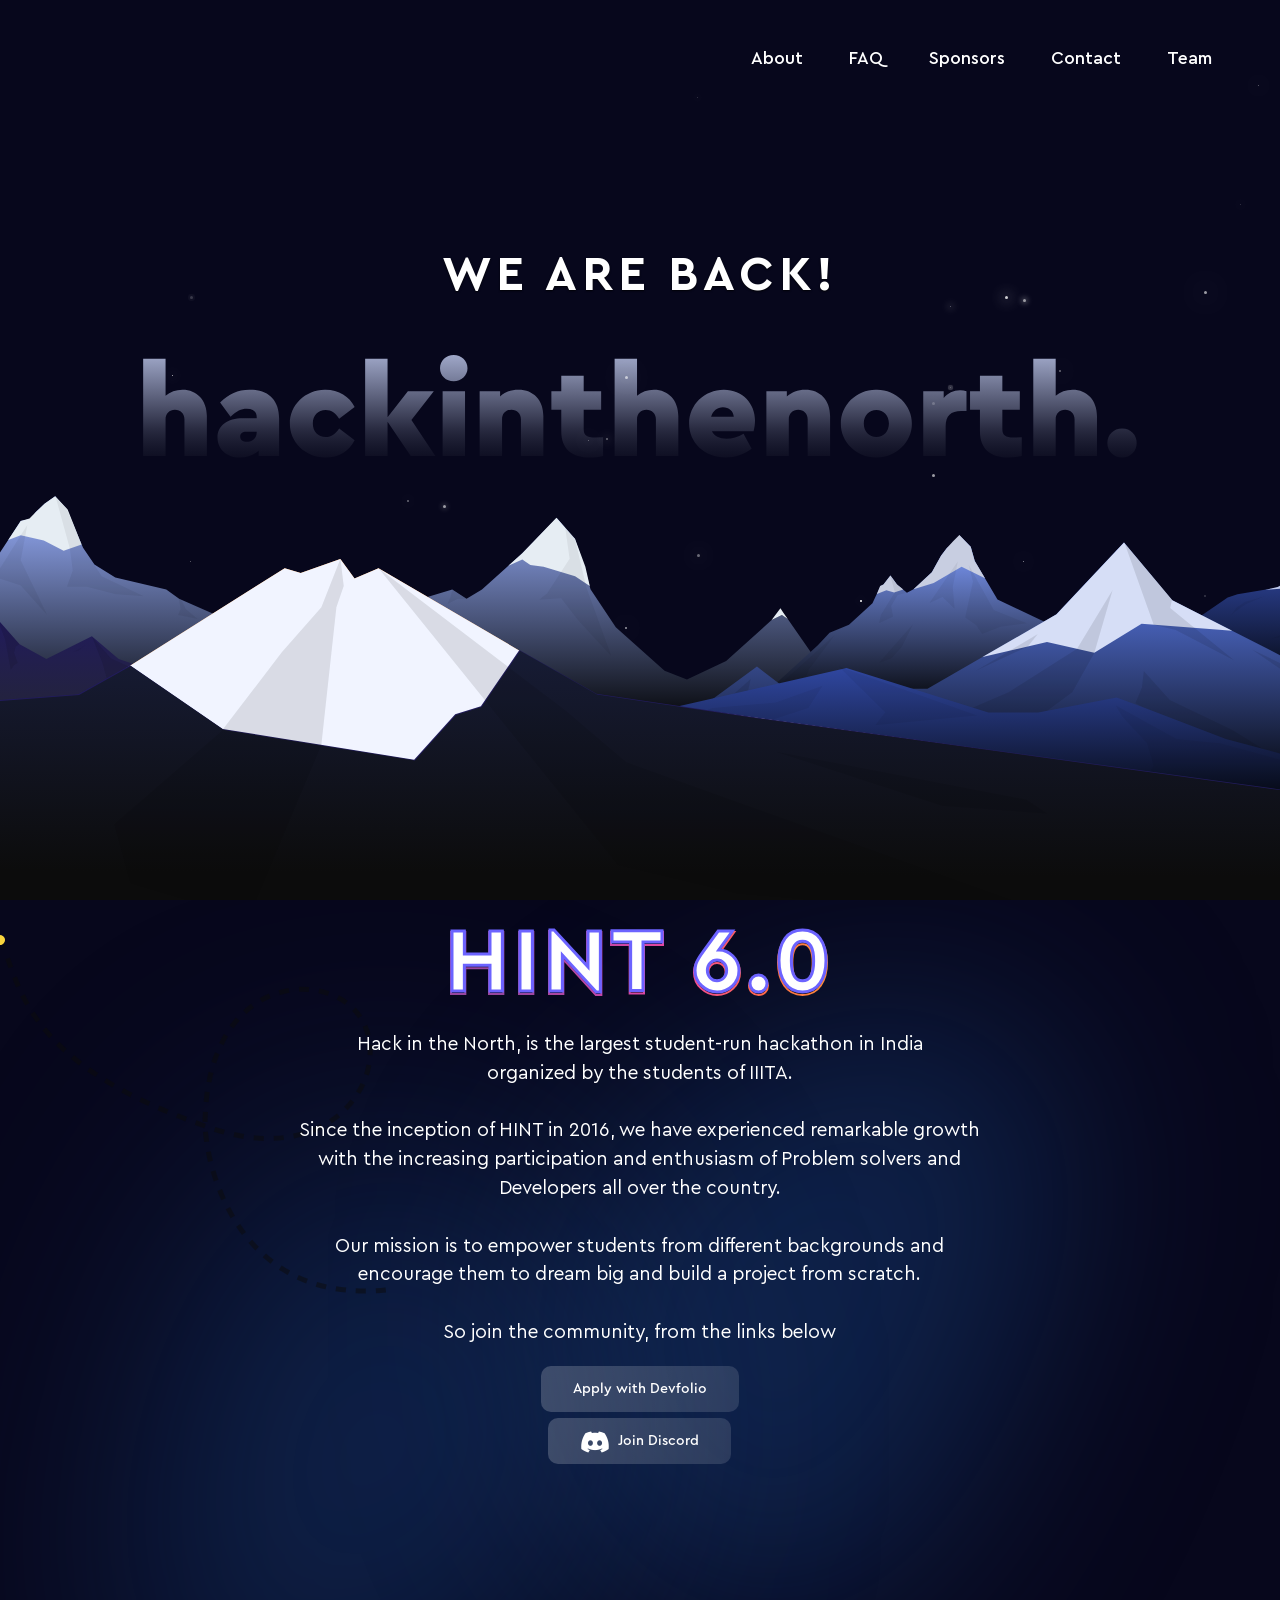
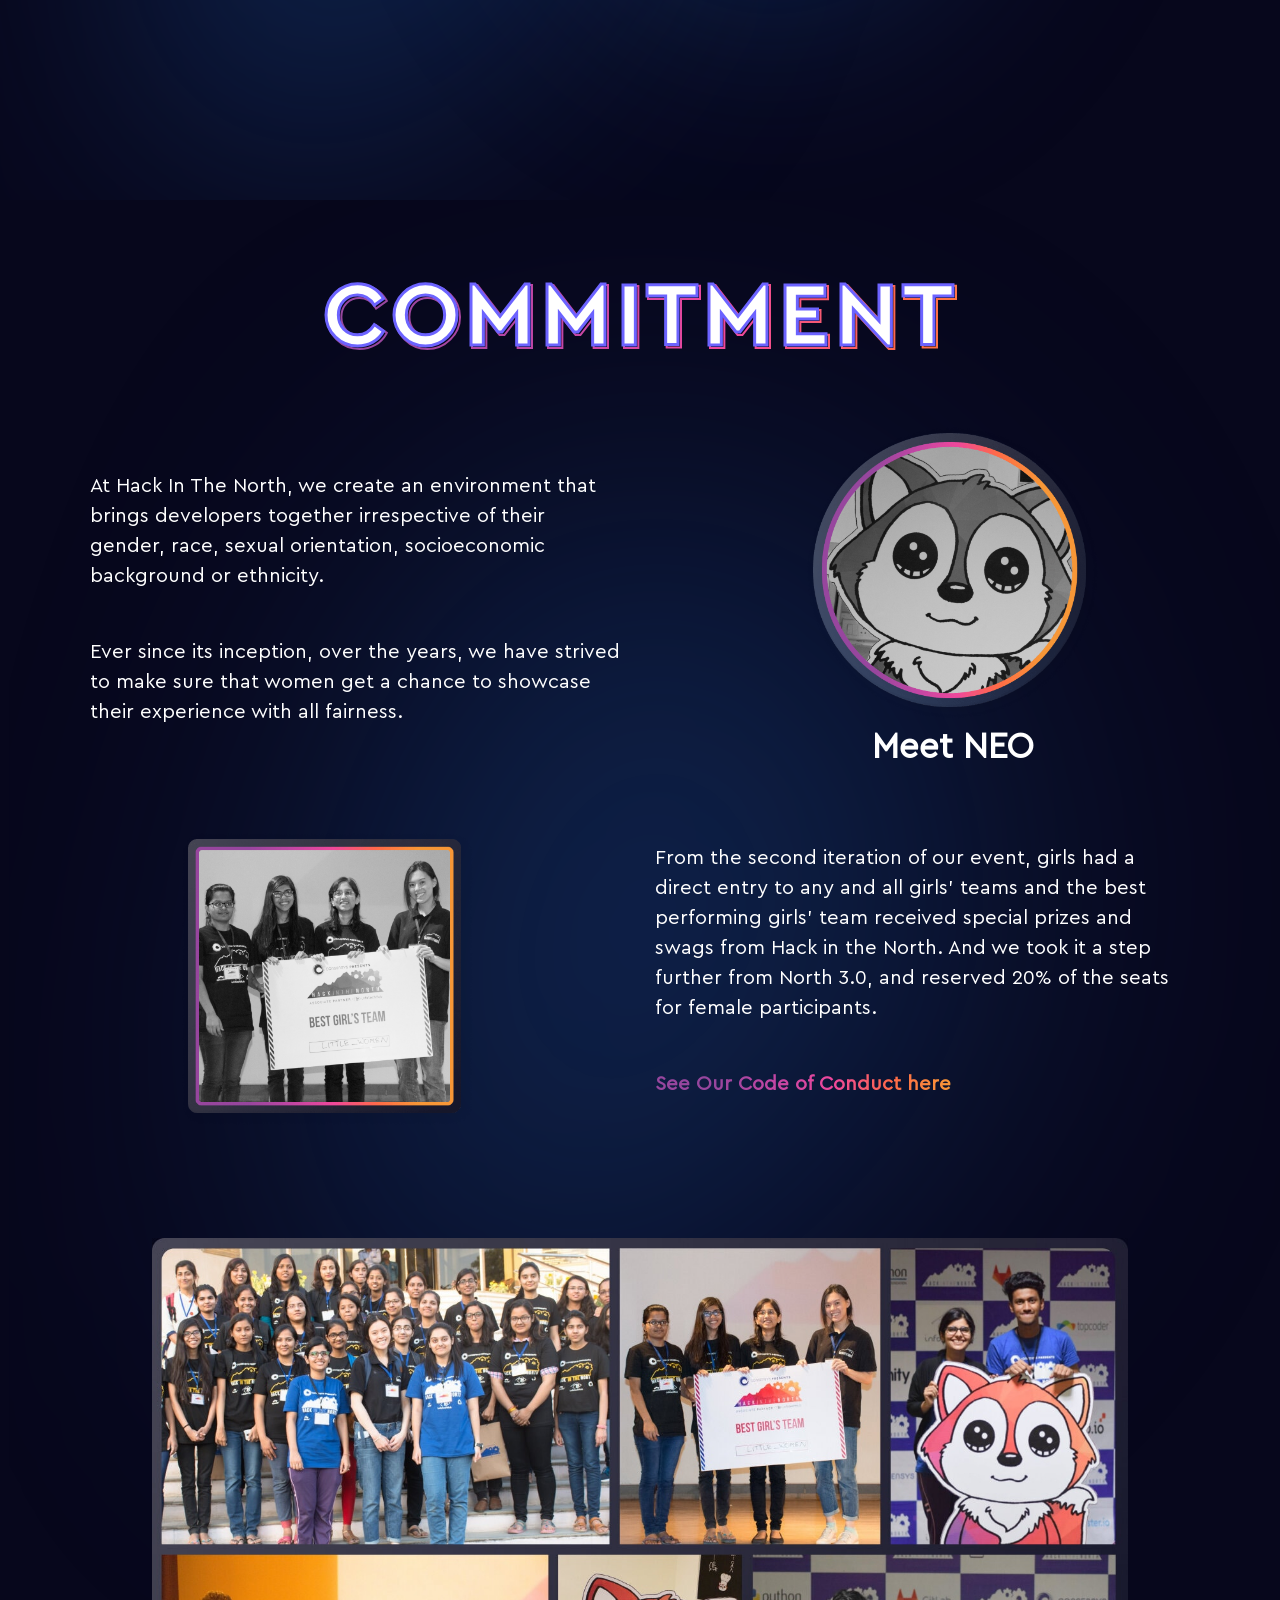
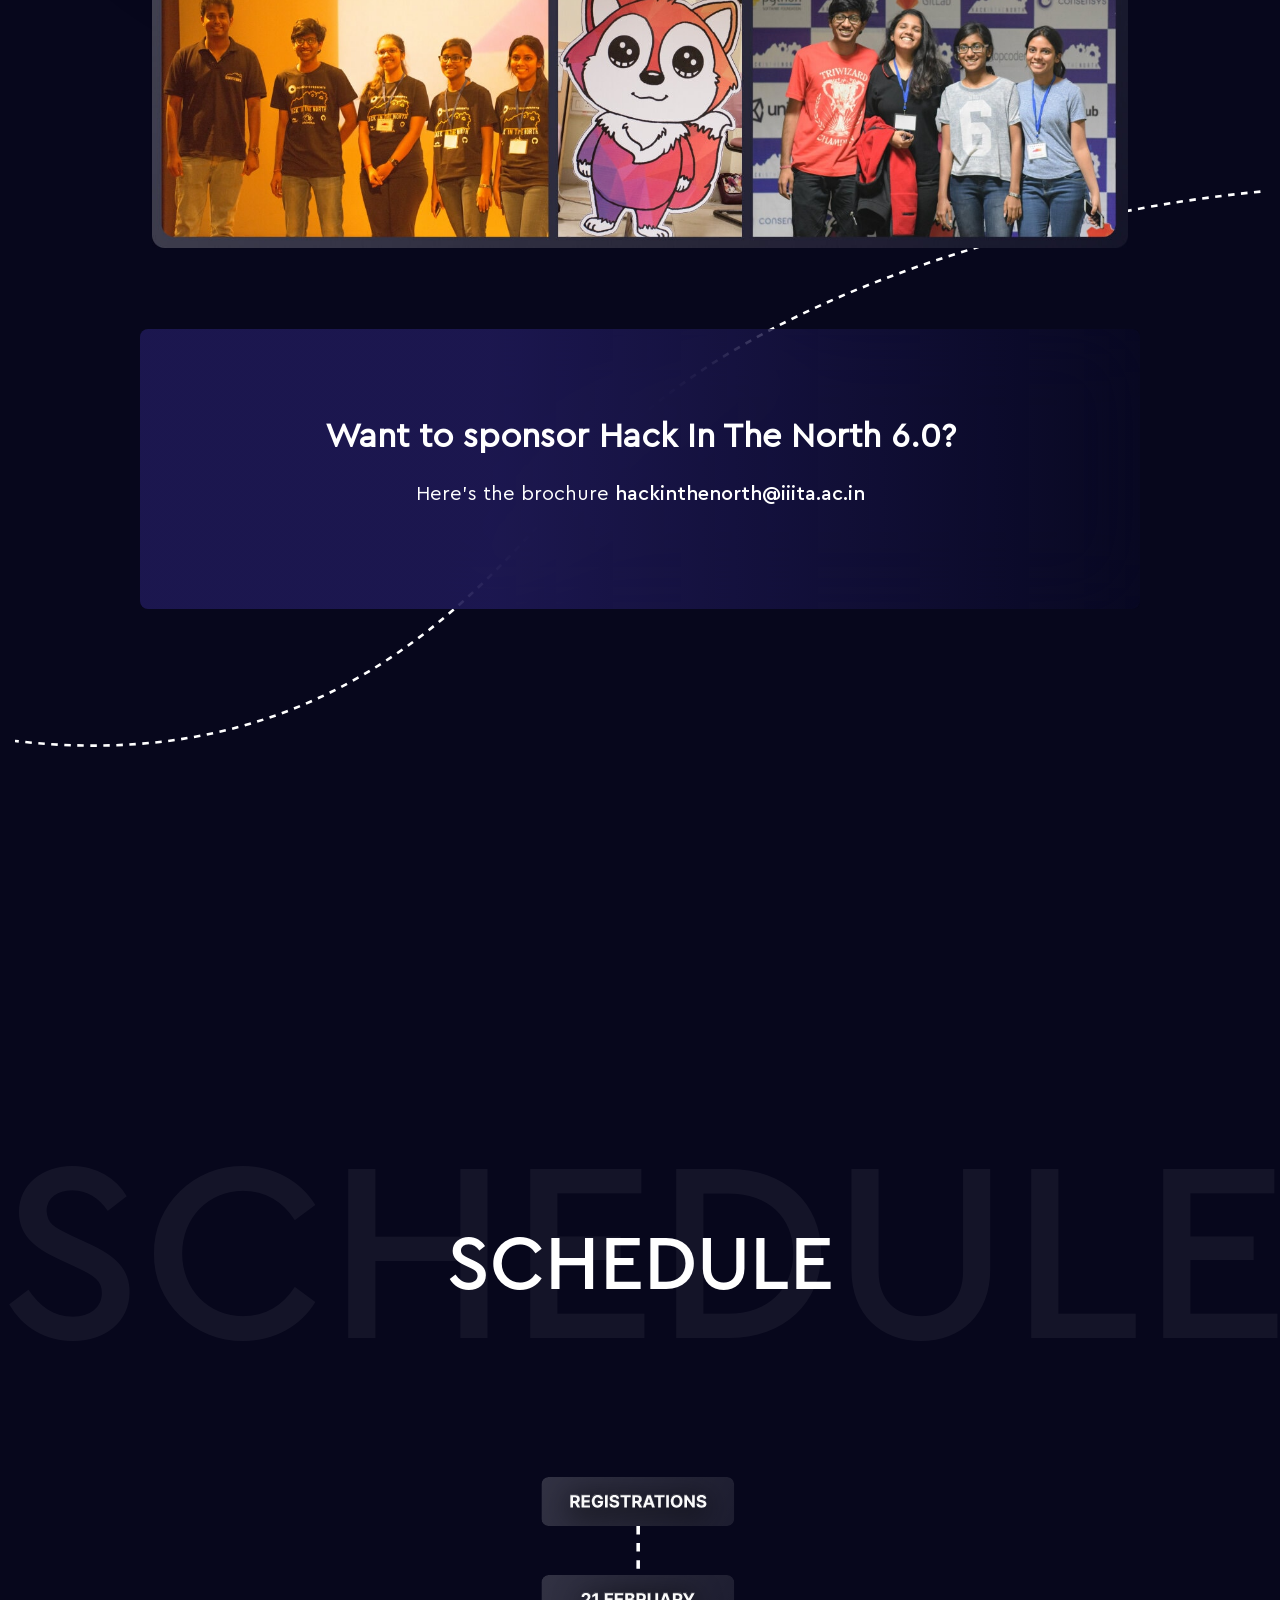
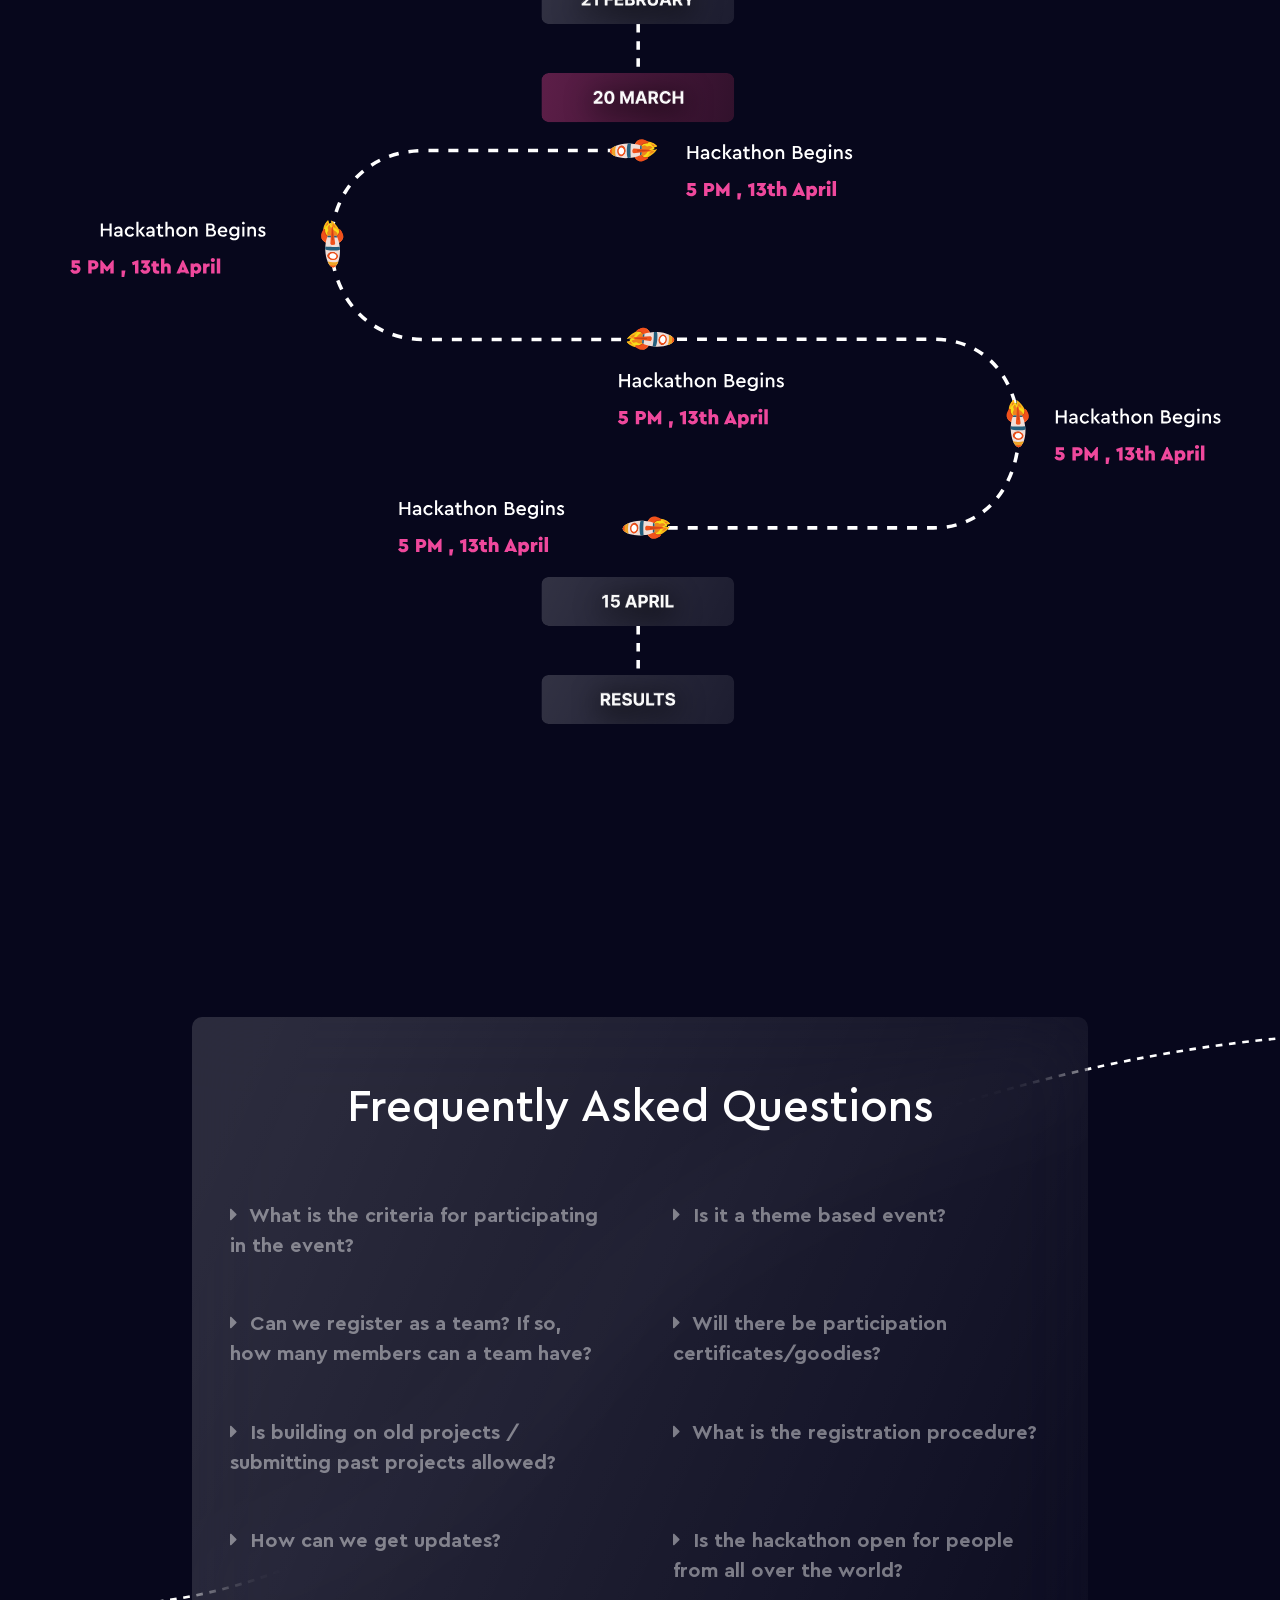
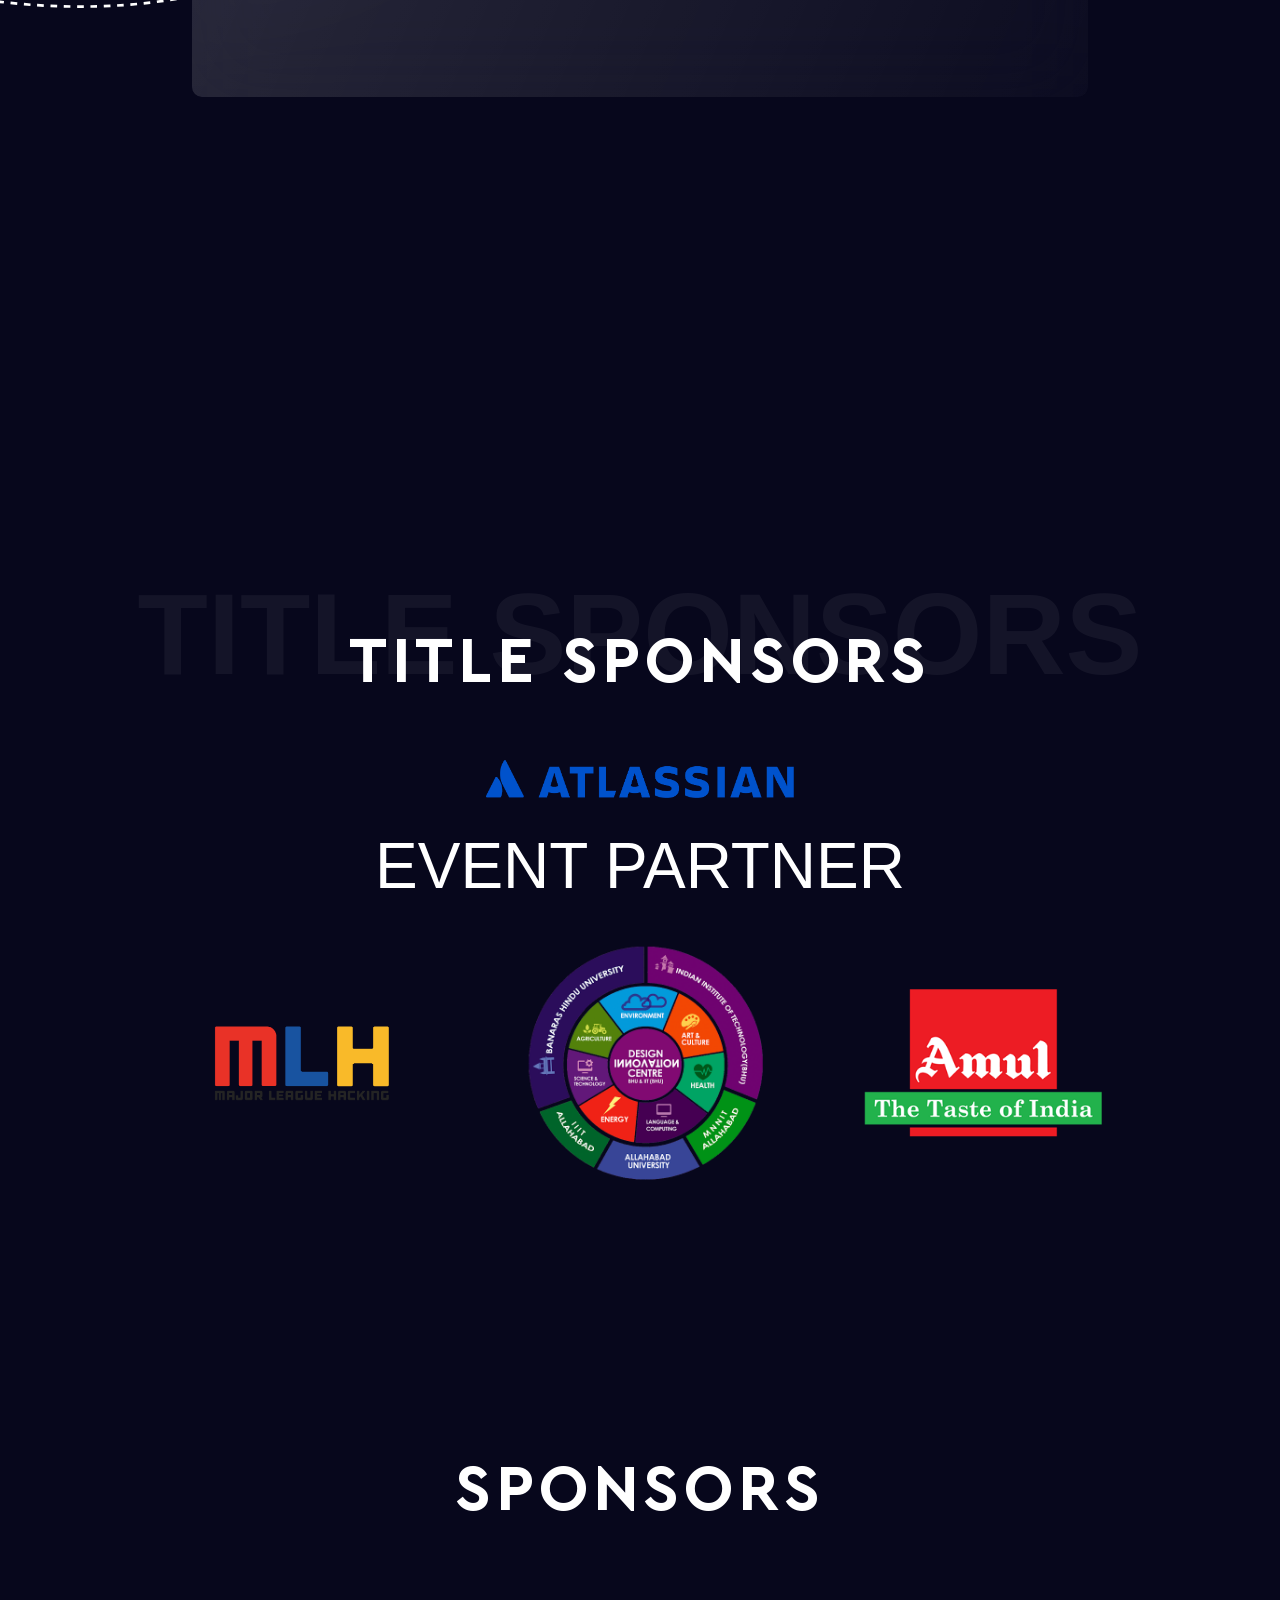
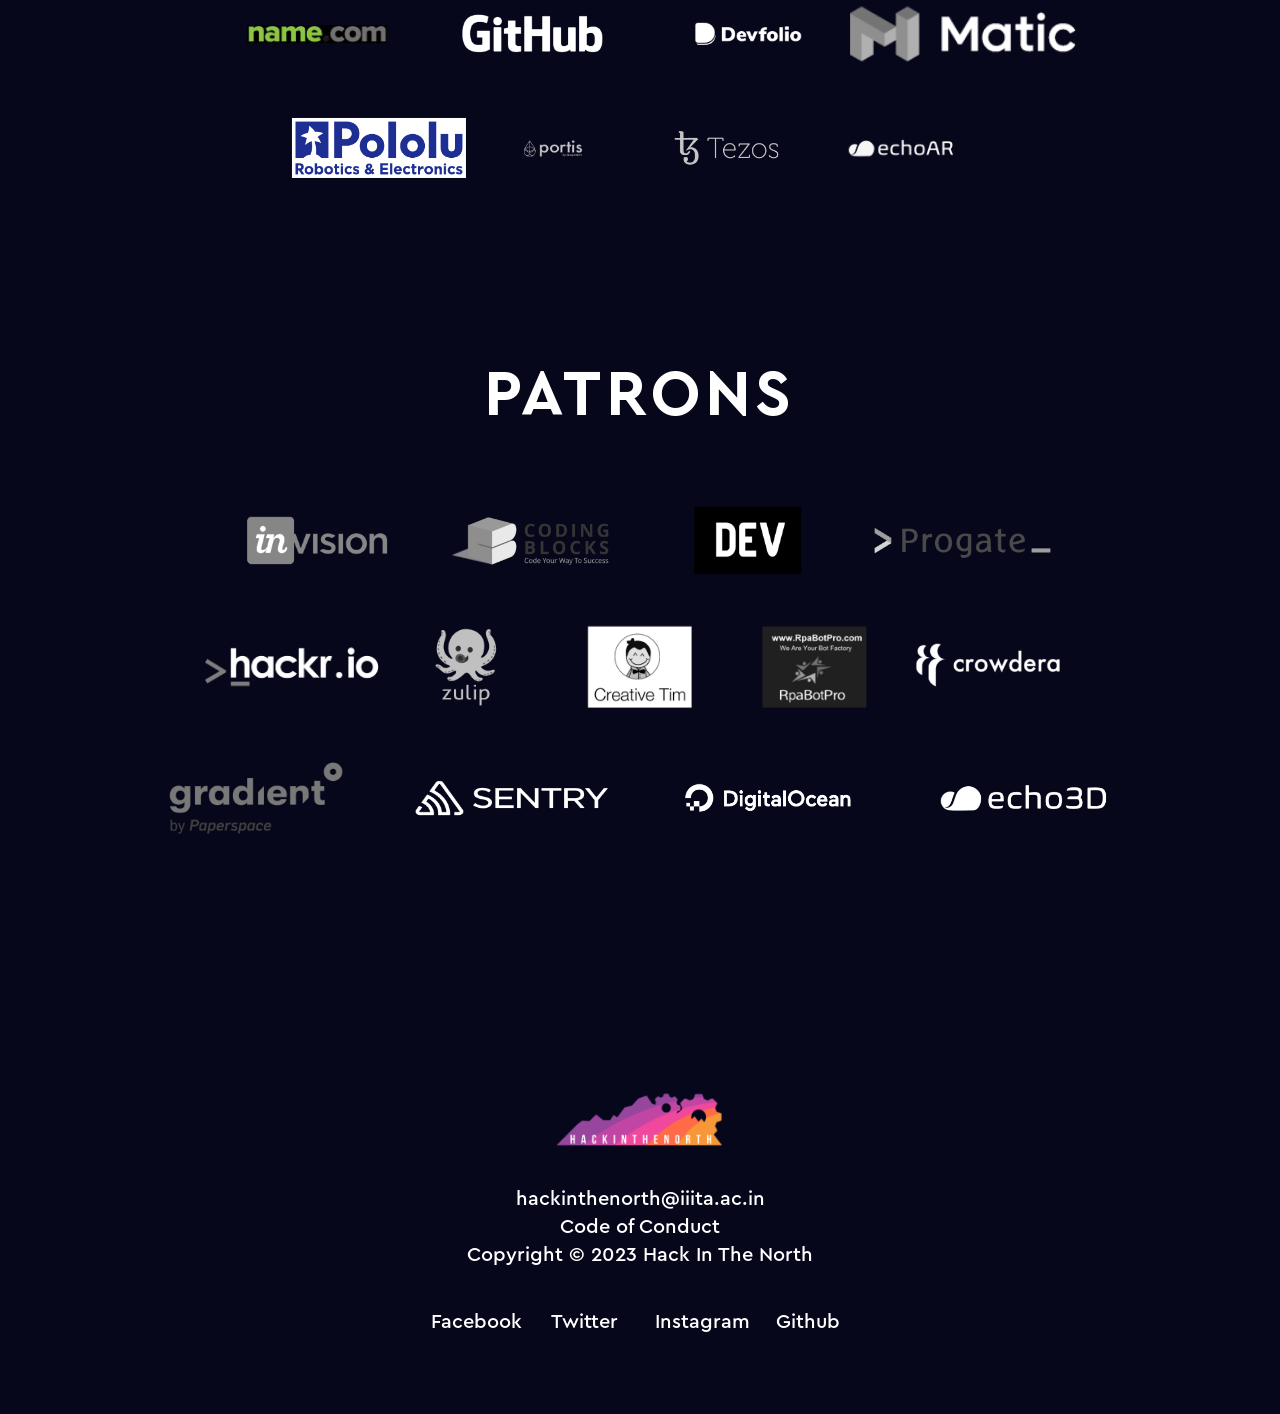
<file: index.html>
<!DOCTYPE html>
<html lang="en">
   <head>
      <meta charset="UTF-8">
      <meta name="viewport" content="width=device-width, initial-scale=1.0">
      <meta http-equiv="X-UA-Compatible" content="ie=edge">
      <title>Hack In The North</title>
      <meta name="description" content="Hack in the North 5 Website.">
      <link rel="stylesheet" href="./css/style-prev.css">
      <link rel="stylesheet" href="./css/bootstrap/bootstrap.min.css">
      <link rel="stylesheet" href="./css/style.css">
      <link rel="stylesheet" href="./css/starrysky.css">
      <link rel="stylesheet" href="https://use.fontawesome.com/releases/v5.3.1/css/all.css"
         integrity="sha384-mzrmE5qonljUremFsqc01SB46JvROS7bZs3IO2EmfFsd15uHvIt+Y8vEf7N7fWAU" crossorigin="anonymous">
      <link rel="stylesheet" href="./fonts/CircularStdBold/font.css">
      <link rel="shortcut icon" href="assets/favicon_HINT5.png">
      <!-- Facebook -->
      <meta property="og:url" content="https://www.hackinthenorth.com" />
      <meta property="og:type" content="article" />
      <meta property="og:title" content="Hack In The North" />
      <meta property="og:description" content="India's best student held hackathon" />
      <meta property="og:image" content="./images/logo_coloured_white_text.svg" />
      <!-- Twitter -->
      <meta name="twitter:card" content="summary_large_image">
      <meta name="twitter:creator" content="Team HINT">
      <meta name="twitter:site" content="https://hackinthenorth.com">
      <meta name="twitter:title" content="Hack In The North - India's Biggest Student Hackathon">
      <meta name="twitter:description" content="Hack in the North, a student-held hackathon in India will host it's fifth edition this March. We have invited a 
         legion of over 1000 hackers over the past four years to collaborate, create and bring to life an idea, in 36 hours.">
      <meta name="twitter:image:src" content="./images/logo_coloured_white_text.svg">
      <meta name="twitter:image:width" content="312">
      <meta name="twitter:image:height" content="141">
      <link rel="stylesheet" href="./css/owl.carousel.min.css" />
      <link rel="stylesheet" href="./css/owl.theme.default.min.css" />
      <!-- Global site tag (gtag.js) - Google Analytics -->
      <script async src="https://www.googletagmanager.com/gtag/js?id=UA-154644271-1"></script>
      <script>
         window.dataLayer = window.dataLayer || [];
         function gtag() { dataLayer.push(arguments); }
         gtag('js', new Date());
         
         gtag('config', 'UA-154644271-1');
      </script>
      <script src="https://code.jquery.com/jquery-2.2.4.js" integrity="sha256-iT6Q9iMJYuQiMWNd9lDyBUStIq/8PuOW33aOqmvFpqI="
         crossorigin="anonymous"></script>
         <script defer async src="https://apply.devfolio.co/v2/sdk.js"></script>
      <style>
         @font-face {
         font-family: 'CeraPro-black';
         src: url(fonts/CeraPro-Black.ttf) format("truetype");
         font-weight: bold;
         font-style: normal;
         }
         @font-face {
         font-family: 'CeraPro-bold';
         src: url(fonts/CeraPro-Bold.ttf) format("truetype");
         font-weight: bold;
         font-style: normal;
         }
         @font-face {
         font-family: 'CeraPro-regular';
         src: url(fonts/CeraPro-Regular.ttf) format("truetype");
         font-weight: 400;
         font-style: normal;
         }
         @font-face {
         font-family: 'CeraPro-Thin';
         src: url(fonts/CeraPro-Thin.ttf) format("truetype");
         font-weight: 300;
         font-style: normal;
         }
         @font-face {
         font-family: 'CeraPro-medium';
         src: url(fonts/CeraPro-Medium.ttf) format("truetype");
         font-weight: 500;
         font-style: normal;
         }
         #content div h1,
         #com-content div h1,
         .faq-head h1,
         .judge-head h1,
         h1.what,
         .theme-header,
         .theme-list-heading {
         font-family: 'CeraPro-bold';
         }
         #content div p,
         #com-content div p,
         .judge-position {
         font-family: 'CeraPro-regular';
         }
         .link p,
         .link a,
         .collapsible,
         .later p,
         .content,
         #lady p,
         a.nav-link,
         .judge-name {
         font-family: 'CeraPro-medium';
         }
      </style>
   </head>
   <body>
      <nav class="navbar navbar-expand-lg navbar-light bg-light fixed-top main-nav c25" id="mainNav">
         <div class="container-fluid" style="padding-right:0; padding-left:0%;">
            <!-- <a class="navbar-brand js-scroll-trigger navbar-title" href="#"><img src="images/Text-Logo.png" class="navbar-img"></a> -->
            <button class="navbar-toggler" type="button" data-toggle="collapse" data-target="#navbarResponsive"
               aria-controls="navbarResponsive" aria-expanded="false" aria-label="Toggle navigation"
               style="padding: 0px 0px; margin: 0px 0px; border: none;">
            <img style="width:60px; padding: 0px 0px; margin: 0px 0px; " src="./images/nav.svg">
            </button>
            <div class="collapse navbar-collapse" id="navbarResponsive">
               <ul class="navbar-nav ml-auto navbar-list">
                  <li class="nav-item">
                     <a class="nav-link js-scroll-trigger" href="#about">About</a>
                  </li>
                  <!-- <li class="nav-item">
                     <a class="nav-link js-scroll-trigger" href="#themes">Themes</a>
                     </li> -->
                  <li class="nav-item">
                     <a class="nav-link js-scroll-trigger" href="#faq">FAQ</a>
                  </li>
                  <!-- <li class="nav-item">
                     <a class="nav-link js-scroll-trigger" href="#prize-section">Prizes</a>
                     </li> -->
                  <li class="nav-item">
                     <a class="nav-link js-scroll-trigger" href="#sponsors-page">Sponsors</a>
                  </li>
                  <li class="nav-item">
                     <a class="nav-link js-scroll-trigger" href="#contact">Contact</a>
                  </li>
                  <li class="nav-item">
                     <a class="nav-link js-scroll-trigger" href="team.html">Team</a>
                  </li>
                  <!-- <li class="nav-item">
                     <a class="nav-link js-scroll-trigger" href="https://discord.gg/5HYbA8rWcp">Discord</a>
                     </li> -->
                  <!-- <li class="nav-item">
                     <a class="nav-link js-scroll-trigger" href="projects.html">Projects</a>
                     </li> -->
               </ul>
            </div>
         </div>
      </nav>
      <div class="home-page" style="overflow: hidden;">
         <div class="heading">
            <div class="container">
               <div class="stars" style="z-index: 0;">
                  <div class="star"></div>
                  <div class="star"></div>
                  <div class="star"></div>
                  <div class="star"></div>
                  <div class="star"></div>
                  <div class="star"></div>
                  <div class="star"></div>
                  <div class="star"></div>
                  <div class="star"></div>
                  <div class="star"></div>
                  <div class="star"></div>
                  <div class="star"></div>
                  <div class="star"></div>
                  <div class="star"></div>
                  <div class="star"></div>
                  <div class="star"></div>
                  <div class="star"></div>
                  <div class="star"></div>
                  <div class="star"></div>
                  <div class="star"></div>
                  <div class="star"></div>
                  <div class="star"></div>
                  <div class="star"></div>
                  <div class="star"></div>
                  <div class="star"></div>
                  <div class="star"></div>
                  <div class="star"></div>
                  <div class="star"></div>
                  <div class="star"></div>
                  <div class="star"></div>
                  <div class="star"></div>
                  <div class="star"></div>
                  <div class="star"></div>
                  <div class="star"></div>
                  <div class="star"></div>
                  <div class="star"></div>
                  <div class="star"></div>
                  <div class="star"></div>
                  <div class="star"></div>
                  <div class="star"></div>
                  <div class="star"></div>
                  <div class="star"></div>
                  <div class="star"></div>
                  <div class="star"></div>
                  <div class="star"></div>
                  <div class="star"></div>
                  <div class="star"></div>
                  <div class="star"></div>
                  <div class="star"></div>
                  <div class="star"></div>
                  <div class="star"></div>
                  <div class="star"></div>
                  <div class="star"></div>
                  <div class="star"></div>
                  <div class="star"></div>
                  <div class="star"></div>
                  <div class="star"></div>
                  <div class="star"></div>
                  <div class="star"></div>
                  <div class="star"></div>
                  <div class="star"></div>
                  <div class="star"></div>
                  <div class="star"></div>
                  <div class="star"></div>
                  <div class="star"></div>
                  <div class="star"></div>
                  <div class="star"></div>
                  <div class="star"></div>
                  <div class="star"></div>
                  <div class="star"></div>
                  <div class="star"></div>
                  <div class="star"></div>
                  <div class="star"></div>
                  <div class="star"></div>
                  <div class="star"></div>
                  <div class="star"></div>
                  <div class="star"></div>
                  <div class="star"></div>
                  <div class="star"></div>
                  <div class="star"></div>
                  <div class="star"></div>
                  <div class="star"></div>
                  <div class="star"></div>
                  <div class="star"></div>
                  <div class="star"></div>
                  <div class="star"></div>
                  <div class="star"></div>
                  <div class="star"></div>
                  <div class="star"></div>
                  <div class="star"></div>
                  <div class="star"></div>
                  <div class="star"></div>
                  <div class="star"></div>
                  <div class="star"></div>
                  <div class="star"></div>
                  <div class="star"></div>
                  <div class="star"></div>
                  <div class="star"></div>
                  <div class="star"></div>
                  <div class="star"></div>
               </div>
            </div>
         </div>
         <div class="main-landing-text">
            <div class="hint" style="z-index: 4;">
               <div class="row">
                  <div class="col-sm-12" style="text-align: center;">
                     <h1 class="what heading-hackinthenorth">
                        WE ARE BACK!
                     </h1>
                     <!-- <h2>1st Apr - 3rd Apr</h2> -->
                     <img src="./images/hackinthenorth..svg" class="we-back-img" alt="we are back">
                  </div>
               </div>
            </div>
         </div>
         <img src="./images/Landing/back.svg" alt="" class="mountain" id="back" style="z-index: 1;">
         <img src="./images/Landing/mid.svg" alt="" class="mountain" id="mid" style="z-index: 2;">
         <img src="./images/Landing/front.svg" alt="" class="mountain" id="front" style="z-index: 4;">
      </div>
      <div class="about" id="about">
         <div id="test" style="width:30vw">
            <svg class="dot-line" version="1.1" id="Layer_1" xmlns="http://www.w3.org/2000/svg"
               xmlns:xlink="http://www.w3.org/1999/xlink" x="0px" y="0px" width="612px" height="792px" viewBox="0 0 612 792"
               enable-background="new 0 0 612 792" xml:space="preserve">
               <path class="path" fill="none" stroke="white" stroke-width="3" stroke-linejoin="round" stroke-miterlimit="10" d="M0 40
                  C20.5 80.5 18.5 161 205 226
                  C336 274.5 396.356 169.5 359.5 116
                  C326.089 67.5 205 74.4 205 226
                  C208.667 288.333 251.7 408.2 394.5 389" />
               <path class="dashed" fill="none" stroke="#0c0c0c" stroke-width="5" stroke-linejoin="round"
                  stroke-miterlimit="10" d="M0 40
                  C20.5 80.5 18.5 161 205 226
                  C336 274.5 396.356 169.5 359.5 116
                  C326.089 67.5 205 74.4 205 226
                  C208.667 288.333 251.7 408.2 394.5 389" />
            </svg>
            <div class="ball"></div>
         </div>
         <!-- <img src="./images/what is/dark_triangle.svg" alt="" id="tri-dark"> -->
         <div class="row" id="content">
            <div class="col-sm-12">
               <!-- <h1 class="what hint-text" style="margin-bottom: 0;">Atlassian</h1>
               <h6 class="what presents-text">presents</h6> -->
               <div class="fancy_heading_container" >
                  <h1 class="fancy_heading" style="width:80%; left: 10%;">HINT 6.0</h1>
                  <h1 class="fancy_heading_shadow" style="width:80%; left: 10%;">HINT 6.0</h1>
               </div>
               <p class="what-content">
                  Hack in the North, is the largest student-run hackathon in India 
                  <br>
                  organized by the students of IIITA.
                  <br>
                  <br>
                  Since the inception of HINT in 2016, we have experienced remarkable growth with the increasing participation and enthusiasm of Problem solvers and Developers all over the country.
                  <br>
                  <br>
                  Our mission is to empower students from different backgrounds and encourage them to dream big and build a project from scratch.
                  <br>
                  <br>
                  So join the community, from the links below
                  <br>
               </p>
               <div class="row text-center">
                  <div style="z-index: 4;">
                     <a class="dev dev-btn apply-button" data-hackathon-slug="hack-in-the-north" data-button-theme="dark-inverted"  href="https://hint5.devfolio.co" target="blank">Apply with Devfolio</a>
                  </div>
               </div>
               <br> <br>
               <div class="row text-center">
                  <div class="col-12" style="z-index: 5">
                     <a class="dev dev-btn" href=https://discord.gg/5HYbA8rWcp" target="blank"><i class='fab fa-discord'
                        style='font-size:24px;vertical-align: middle;'></i>&nbsp; Join Discord</a>
                  </div>
               </div>
            </div>
         </div>
         <div class="dates-div">
            <!-- <img src="./images/date-apr.png" style="max-height: 60vh;max-width: 95%;"> -->
         </div>
         <!-- <div class="judge-section" id="judges">
            <div class="row mt-4">
               <div class="col-12 judge-head text-center">
                  <div class="fancy_heading_container">
                     <h1 class="fancy_heading">PAST JUDGES</h1>
                     <h1 class="fancy_heading_shadow">PAST JUDGES</h1>
                  </div>
               </div>
               <div class="judges-cards-section mt-4">
                  <div class="row mt-4">
                     <div class="col-lg-6 col-md-6 col-sm-12">
                        <div class="judge-card">
                           <div class="inner-part">
                              <div class="center"><div class="circ_gradient"><img src="./images/judges/karan.jpg" alt="speaker-img"></div></div>
                              <p class="judge-position">Senior Architect & Developer Evangelist at Red Hat</p>
                           </div>
                           <p class="judge-name">Karan Singh</p>
                        </div>
                     </div>
                     <div class="col-lg-6 col-md-6 col-sm-12">
                        <div class="judge-card">
                           <div class="inner-part">
                              <div class="center">  
                                 <div class="circ_gradient"><img src="./images/judges/Nirbhik-Jangid.jpeg" alt="speaker-img"></div>
                              </div>
                              <p class="judge-position">Founder - The Dapp List | Previously - Polygon</p>
                           </div>
                           <p class="judge-name">Nirbhik Jangid</p>
                        </div>
                     </div>
                     <div class="col-lg-6 col-md-6 col-sm-12">
                        <div class="judge-card">
                           <div class="inner-part">
                              <div class="center"><div class="circ_gradient"><img src="./images/judges/ranjana.png" alt="speaker-img"></div></div>
                              
                              <p class="judge-position">Assistant Prof. & 
                                 Coordinator NewGen 
                                 IEDC at IIIT</p>
                           </div>
                           <p class="judge-name">Ranjhana Vyas</p>
                        </div>
                     </div>
                     <div class="col-lg-6 col-md-6 col-sm-12">
                        <div class="judge-card">
                           <div class="inner-part">
                              <div class="center"><div class="circ_gradient"><img src="./images/judges/anagh.jpg" alt="speaker-img"></div></div>
                              <p class="judge-position">Software Engineer at Qualcomm</p>
                           </div>
                           <p class="judge-name">Anagh G S</p>
                        </div>
                     </div>
                  </div>
               </div>
            </div>
         </div> -->
         <!-- <div class="row speaker-section">
            <div class="container-fluid speaker-header-container">
               <div class="fancy_heading_container text-center" >
                  <h1 class="fancy_heading" style="left: 15%; text-align: center;">PAST SPEAKERS</h1>
                  <h1 class="fancy_heading_shadow" style="left: 15.2%; text-align: center;">PAST SPEAKERS</h1>
               </div>
            </div>
            <div class="container speaker-box">
               <div class="owl-carousel owl-theme">
                  <div class="item">
                     <div class="row">
                        <div class="col-8" style="padding: 0;">
                           <div class="row">
                              <p class="youtube-speaker youtube-type-1">
                                 April 1, 2022<br>
                                 YouTube LIVE 5:00pm
                              </p>
                           </div>
                           <div class="row">
                              <img src="./images/speaker/Akshay Saini.png" width="100%">
                           </div>
                        </div>
                        <div class="col-4">
                           <div class="row">
                              <p class="role-speaker role-type-1">
                                 Speaker
                              </p>
                           </div>
                           <div class="row">
                              <img class="speaker_img" src="./images/speaker/akshay saini.jpg" width="100%" alt="Akshay Saini">
                           </div>
                        </div>
                     </div>
                     <div class="row" style="margin-top: 30px;">
                        <div class="col-lg-2 col-md-2 col-3 dash-speaker dash-type-1">
                        </div>
                        <div class="col-lg-6 col-md-6 col-9 des-speaker-container" style="padding-left: 0px;">
                           <p class="des-speaker des-type-1">
                              Software engineer at Uber, YouTuber with 172k subscribers. He is known for his course of JavaScript named "Namaste Javascript" on YouTube. Former software engineer at Paytm with keen interest Digital Marketing, SEO, SMM, Blogging and Web Security.
                           </p>
                        </div>
                     </div>
                  </div>
                  <div class="item">
                     <div class="row">
                        <div class="col-8" style="padding: 0;">
                           <div class="row">
                              <p class="youtube-speaker">
                                 April 1, 2022<br>
                                 YouTube LIVE 7:00pm
                              </p>
                           </div>
                           <div class="row">
                              <img src="./images/speaker/Rohas Nagpal.png" width="100%">
                           </div>
                        </div>
                        <div class="col-4">
                           <div class="row">
                              <p class="role-speaker">
                                 Speaker
                              </p>
                           </div>
                           <div class="row">
                              <img class="speaker_img" src="./images/speaker/rohas nagpal.jpg" width="100%" alt="Rohas Nagpal">
                           </div>
                        </div>
                     </div>
                     <div class="row" style="margin-top: 30px;">
                        <div class="col-lg-2 col-md-2 col-3 dash-speaker">
                        </div>
                        <div class="col-lg-6 col-md-6 col-9 des-speaker-container" style="padding-left: 0px;">
                           <p class="des-speaker">
                              Chief Blockchain Architect at the Hybrid Finance (HyFi) Blockchain, started his career in the early 1990s as a hacker and co-founded Asian School of Cyber Laws in 1999. In 2015, he moved into the blockchain space and co-founded Primechain in 2016. To help his daughters in understanding the crypto world he wrote "Future Money Playbook" for them.
                           </p>
                        </div>
                     </div>
                  </div>
                  <div class="item">
                     <div class="row">
                        <div class="col-8" style="padding: 0;">
                           <div class="row">
                              <p class="youtube-speaker youtube-type-2">
                                 April 2, 2022<br>
                                 YouTube LIVE 6:00pm
                              </p>
                           </div>
                           <div class="row">
                              <img  src="./images/speaker/Santosh Yadav.png" width="100%">
                           </div>
                        </div>
                        <div class="col-4">
                           <div class="row">
                              <p class="role-speaker role-type-2">
                                 Speaker
                              </p>
                           </div>
                           <div class="row">
                              <img class="speaker_img" src="./images/speaker/santosh yadav.jpg" width="100%" alt="Santosh Yadav">
                           </div>
                        </div>
                     </div>
                     <div class="row" style="margin-top: 30px;">
                        <div class="col-lg-2 col-md-2 col-3 dash-speaker dash-type-2">
                        </div>
                        <div class="col-lg-6 col-md-6 col-9 des-speaker-container" style="padding-left: 0px;">
                           <p class="des-speaker des-type-2">
                              Currently working as Frontend Developer at avodaq AG. Google Developer Expert for Angular, GitHub Star, Auth0 Ambassador, Software Consultant, Open source contributor, Co-Founder of This is Learning. Started his channel "Tech Talks with Santosh" during covid-19 pandemic.
                           </p>
                        </div>
                     </div>
                  </div>
                  <div class="item">
                     <div class="row">
                        <div class="col-8" style="padding: 0;">
                           <div class="row">
                              <p class="youtube-speaker youtube-type-3">
                                 December 19,2020<br>
                                 YouTube LIVE 8:45pm
                              </p>
                           </div>
                           <div class="row">
                              <img src="./images/speaker/AnupamDagar.png" width="100%">
                           </div>
                        </div>
                        <div class="col-4">
                           <div class="row">
                              <p class="role-speaker role-type-3">
                                 Speaker | Judge
                              </p>
                           </div>
                           <div class="row">
                              <img class="speaker_img" src="./images/speaker/Dagar.JPG" width="100%" alt="Anupam Dagar">
                           </div>
                        </div>
                     </div>
                     <div class="row" style="margin-top: 30px;">
                        <div class="col-lg-2 col-md-2 col-3 dash-speaker dash-type-3">
                        </div>
                        <div class="col-lg-6 col-md-6 col-9 des-speaker-container" style="padding-left: 0px;">
                           <p class="des-speaker des-type-3">
                              Software Engineer at Deutsche Telekom Digital Labs.
                              Former Campus Expert at GitHub Education, Research Assistant at NTU, Singapore.
                              Worked as a Software Developer intern at Hasura, Open Source Developer at FOSSASIA.
                              Delivered talks in conferences across San Francisco, Berlin and Singapore.
                           </p>
                        </div>
                     </div>
                  </div>
                  
               </div>
            </div>
         </div> -->
      </div>
      <div class="main-commit">
         <div id="com-content">
            <div class="fancy_heading_container">
               <h1 class="fancy_heading">COMMITMENT</h1>
               <h1 class="fancy_heading_shadow">COMMITMENT</h1>
            </div>
            <div class="container-fluid">
               <div class="row commit-row">
                  <div class="col-xs-12 col-sm-6 col-md-6 col-lg-6 com-txt neo-para">
                     <p style="margin-left: 10%;">At Hack In The North, we create an environment that brings developers together irrespective of their gender, race, sexual orientation, socioeconomic background or ethnicity.
                     </p>
                     <br>
                     <p style="margin-left: 10%;">Ever since its inception, over the years, we have strived to make sure that women get a chance to showcase their experience with all fairness.
                     </p>
                  </div>
                  <div class="col-xs-12 col-sm-6 col-md-6 col-lg-6">
                     <img src="./images/Commitment/comm11.png" class="neo-img">
                     <p class="neo">Meet NEO</p>
                  </div>
                  <div class="col-xs-12 col-sm-6 col-md-6 col-lg-6 com-txt para_invi">
                     <p>At Hack In The North, we create an environment that brings developers together irrespective of their gender, race, sexual orientation, socioeconomic background or ethnicity.
                     </p>
                     <br>
                     <p>Ever since its inception, over the years, we have strived to make sure that women get a chance to showcase their experience with all fairness.
                     </p>
                  </div>
                  <div class="col-xs-12 col-sm-6 col-md-6 col-lg-6 team-img">
                     <img src="./images/Commitment/comm21.png" class="neo-img">
                  </div>
                  <div class="col-xs-12 col-sm-6 col-md-6 col-lg-6 com-txt2">
                     <p class="coc-above">
                        From the second iteration of our event, girls had a direct entry to any and all girls’ teams and the best performing girls’ team received special prizes and swags from Hack in the North. And we took it a step further from North 3.0, and reserved 20% of the seats for female participants.
                     </p>
                     <br>
                     <p><a class="coc" href="https://devfolio.co/code-of-conduct" target="_blank">See Our
                        Code of Conduct here</a>
                     </p>
                  </div>
                  <div class="col-sm-12" style="z-index: 1;">
                     <img src="./images/Commitment/commitment-grid1.jpg" alt="" style="width: 80%;margin-left: 10%; margin-top: 70px;">
                  </div>
                  <div class="col-sm-12" id="brochure">
                     <img src="./images/Sponsor_us/background_dotted_line.svg" alt="" class="line">
                     <div class="brochure-box flex-container">
                        <!-- <div class="ribbon blue-box"><img src="./images/Sponsor_us/ribbon.svg" alt=""></div> -->
                        <div class="blue-box brch">
                           <div class="link">
                              <p class="broch-txt1">Want to sponsor Hack In The North 6.0?</p>
                              <p class="broch-txt2">Here's the brochure <a href="https://drive.google.com/file/d/1IXjXFANEnQbrsD3qfc1UcEnRK3gepBfn/view?usp=drivesdk" style="font-size: 1em;">hackinthenorth@iiita.ac.in</a></p>
                              <!-- <div class="broch-btn">
                                 <button type="button" class="brochure_button"><a href="">DOWNLOAD BROCHURE<img src="images/Sponsor_us/download.svg" width="25px" style="margin-left: 10px;"></img></button>
                              </div> -->
                           </div>
                        </div>
                        <!-- <div class="blue-box dot">
                           <img src="./images/Sponsor_us/circle_square_pattern.svg" alt="">
                           </div> -->
                     </div>
                  </div>
               </div>
            </div>
         </div>
      </div>
      <div class="sponsorship">
         <div class="row">
            <!-- <div class="col-sm-12" id="female-pic" >
               <img src="./images/Commitment/commitment-grid.jpg" alt="">
               </div> -->
            <!-- <div class="col-sm-12" id="brochure">
               <img src="./images/Sponsor_us/background_dotted_line.svg" alt="" class="line">
               <div class="brochure-box flex-container">
                 <div class="ribbon blue-box"><img src="./images/Sponsor_us/ribbon.svg" alt=""></div>
                 <div class="blue-box brch">
                   <div class="link">
                     <p>Want to sponsor Hack In The North ?<br>Shoot us an E-mail <a href="mailto:hackinthenorth@iiita.ac.in" style="font-size: 1em;">hackinthenorth@iiita.ac.in</a></p>
                   </div>
                 </div>
                 <div class="blue-box dot">
                   <img src="./images/Sponsor_us/circle_square_pattern.svg" alt="">
                 </div>
               </div>
               </div> -->
            <!-- <div class="time-line" id="timeline">
               <div class="fancy_heading_container" style="text-align: center;">
                  <h1 class="fancy_heading">TIMELINE</h1>
                  <h1 class="fancy_heading_shadow">TIMELINE</h1>
               </div>
               <div class="row time-svg">
                  <div class="col-12" style="padding: 0; margin-bottom: 10%;" >
                     <img src="./images/timeline-web.svg" alt="" class="sch">
                  </div>
                  <div class="col-12" style="padding: 0;" id="tim-mobile">
                     <img src="./images/timeline-phone.svg" alt="" class="sch-mob">
                     </div>
               </div>
            </div> -->
          <!-----------  Schedule ---------->
         </div>
      </div>
   </div>
   <div class="schedule-back">
     <p style="opacity: 0.05; margin-bottom: 0px;">SCHEDULE</p>
     <div class="schedule-front" id="test" >SCHEDULE</div>
     <div class="col-12" style="padding: 0; margin-bottom: 10%;" >
        <img src="./images/Schedule-web.svg" alt="" class="sch">
     </div>
   </div>
      <br><br><br><br><br>
      <!-- <div id="faq">
         <div class="row">
           <div class="up-curve col-sm-12">
             <img src="./images/faq/faq_top_curve.svg" alt="">
           </div>
           <div class="faq col-sm-12">
             <div class="row">
               <div class="col-sm-12 faq-head">
                 <h1>F<span class="faq-dot">.</span> A<span class="faq-dot">.</span> Q<span class="faq-dot">.</span> </h1>
                 <img src="./images/faq/faq_question_marks.svg" alt="" id="q-mark">
               </div>
               <div class="col-sm-12">
                 <div class="row" id="faq-sec">
                   <div class="col-md-5 col-sm-12" id="lady">
                     <img src="./images/faq/faq_bandi.svg" alt="" class="bandi">
                     <p>Have any more Questions? <br> Reach out to us at any time <br><br>
                       <a href="mailto:hackinthenorth@iiita.ac.in" target="_top">hackinthenorth@iiita.ac.in</a> <br><a
                         href="https://www.facebook.com/HackInTheNorth" target="_blank">facebook.com/HackInTheNorth</a>
                     </p>
                   </div>
                   <div class="col-md-7 col-sm-12">
                     <div class="row faq-column">
                       <div class=></div> 
                       <div class="faq-collapsible"></div>
                       <div class="faq-collapsible">
                         <button class="collapsible" id="faq-question">Why Hacka-demic? </button>
                         <div class="content">
                           <p>HINT 5 could not be organized adhering to the pandemic. To bridge the gap, Team HINT will host
                             Hacka-demic, a promotional event that will help you get away from the boredom caused by lockdown
                             and bring out the hacker in you.</p>
                         </div>
                       </div>
                       <div class="faq-collapsible">
                         <button class="collapsible" id="faq-question">What is the team size for Hacka-demic?</button>
                         <div class="content">
                           <p>The team size can range from 2 to 4 members</p>
                         </div>
                       </div>
                       <div class="faq-collapsible">
                         <button class="collapsible" id="faq-question">Is Hacka-demic going to be an annual event organized
                           by the team?</button>
                         <div class="content">
                           <p>It is a one-time event introduced to fill in the void created due to the pandemic.</p>
                         </div>
                       </div>
                       <div class="faq-collapsible">
                         <button class="collapsible" id="faq-question">Is it a replacement of HINT 5?</button>
                         <div class="content">
                           <p>No, Hacka-demic is a promotional event organized by the HINT team.</p>
                         </div>
                       </div>
                       <div class="faq-collapsible">
                         <button class="collapsible" id="faq-question">Are there separate prizes for the girl teams in
                           Hacka-demic?</button>
                         <div class="content">
                           <p>HINT believes in promoting diversity and inclusiveness, so there is a special prize for girl
                             teams to encourage participation.</p>
                         </div>
                       </div>
                       <div class="faq-collapsible">
                         <button class="collapsible" id="faq-question">Are there going to be themes for Hacka-demic?</button>
                         <div class="content">
                           <p>This is an open track hackathon, we encourage you to build anything of your choice still, we
                             will be releasing the themes soon to give you an idea of what could be built.</p>
                         </div>
                       </div>
                       <div class="faq-collapsible">
                         <button class="collapsible" id="faq-question">We will get extra points for implementing our idea
                           similar to themes?</button>
                         <div class="content">
                           <p>There are no extra points for implementing the themes given, every idea will be given equal
                             weightage</p>
                         </div>
                       </div>
                       <div class="faq-collapsible">
                         <button class="collapsible" id="faq-question">Is there a provision for partial selection of members
                           of a team ?</button>
                         <div class="content">
                           <p>No, there is no such provision. Selection of a team is done considering all it's members.
                             However the team members can apply as individuals and then form a team after selection.</p>
                         </div>
                       </div>
                       <div class="faq-collapsible">
                         <button class="collapsible" id="faq-question">What if I don’t want to present my hack?</button>
                         <div class="content">
                           <p>Unfinished or unimpressive (so you think) projects should be presented anyway!
                             Presenting your hack gives you a chance to be proud of what you’ve done, and a
                             constructive perspective of where you should be headed next.</p>
                         </div>
                       </div>
                       <div class="faq-collapsible">
                         <button class="collapsible" id="faq-question">What if I don’t have a team or an idea?</button>
                         <div class="content">
                           <p>Not to worry, most people don’t! We’ll have team formation and ideation events
                             geared towards helping you find people to work with.</p>
                         </div>
                       </div>
                       <div class="faq-collapsible">
                         <button class="collapsible" id="faq-question">What if I've never been to a hackathon
                           before?</button>
                         <div class="content">
                           <p>Then we're so glad HINT will be your first ever! It’s helpful to have some
                             programming or technical experience, but it’s not a requirement. We’ll have talks,
                             mentors and workshops to help you with your project.</p>
                         </div>
                       </div>
                       <div class="faq-collapsible">
                         <button class="collapsible" id="faq-question">Can I start working on my hack before the
                           event?</button>
                         <div class="content">
                           <p>No. In the interest of fairness, students should not be working on their projects
                             before Hack in the North begins and we do not allow participants to work on
                             pre-existing projects. However, you can familiarize yourself with all the tools and
                             technologies you intend to use beforehand!</p>
                         </div>
                       </div>
         
                     </div>
                   </div>
                 </div>
               </div>
             </div>
             <div class="col-sm-12 later">
               <p id="more-info">Have any more Questions? <br> Reach out to us at any time <br><br>
                 hackinthenorth@iiita.ac.in<br>facebook.com/HackInTheNorth
               </p>
             </div>
           </div>
           <div class="bottom-curve col-sm-12"><img src="./images/faq/faq_bottom_curve.svg" alt=""></div>
         </div>
         </div> -->
      <div id="faq">
         <div class="container-fluid faq-box" style="z-index:1">
            <h2 class="faq-heading">Frequently Asked Questions</h2>
            <div class="row" style="padding-bottom: 10%;" >
               <div class="faq-collapsible col-sm-12 col-md-6 faques">
                  <button class="collapsible" id="faq-question" ><i class="iconclass fas fa-caret-right"></i> &nbsp;What is the criteria for participating in the event?</button>
                  <div class="content">
                     <p>
                        <span class="text-background-transparent">Ans.</span>
                        The only criteria is that the participant should be a student and not a working professional.
                     </p>
                  </div>
               </div>
               <div class="faq-collapsible col-sm-12 col-md-6 faques">
                  <button class="collapsible" id="faq-question" ><i class="iconclass fas fa-caret-right"></i> &nbsp;Is it a theme based event?</button>
                  <div class="content">
                     <p>
                        <span class="text-background-transparent">Ans.</span>
                        No, the event is not theme based. However, we have special prizes for teams who build something based on custom problem statements.
                     </p>
                  </div>
               </div>
               <div class="faq-collapsible col-sm-12 col-md-6 faques">
                  <button class="collapsible" id="faq-question" ><i class="iconclass fas fa-caret-right"></i> &nbsp;Can we register as a team? If so, how many members can a team have?</button>
                  <div class="content">
                     <p>
                        <span class="text-background-transparent">Ans.</span>
                        Yes, a team can have 2 - 4 members.
                     </p>
                  </div>
               </div>
               <div class="faq-collapsible col-sm-12 col-md-6 faques">
                  <button class="collapsible" id="faq-question" ><i class="iconclass fas fa-caret-right"></i> &nbsp;Will there be participation certificates/goodies?</button>
                  <div class="content">
                     <p>
                        <span class="text-background-transparent">Ans.</span>
                        Yes, participation certificates and goodies will be rewarded to all the participants.
                     </p>
                  </div>
               </div>
               <div class="faq-collapsible col-sm-12 col-md-6 faques">
                  <button class="collapsible" id="faq-question" ><i class="iconclass fas fa-caret-right"></i> &nbsp;Is building on old projects / submitting past projects allowed?</button>
                  <div class="content">
                     <p>
                        <span class="text-background-transparent">Ans.</span>
                        We encourage you to submit projects only prepared in the duration of the hackathon.
                        However, if you decide to submit an existing project then check out our code of conduct.
                     </p>
                  </div>
               </div>
               <div class="faq-collapsible col-sm-12 col-md-6 faques">
                  <button class="collapsible" id="faq-question" ><i class="iconclass fas fa-caret-right"></i> &nbsp;What is the registration procedure?</button>
                  <div class="content">
                     <p>
                        <span class="text-background-transparent">Ans.</span>
                        Registrations will take place at Devfolio, one has to fill a form to register for the event.
                     </p>
                  </div>
               </div>
               <div class="faq-collapsible col-sm-12 col-md-6 faques">
                  <button class="collapsible" id="faq-question" ><i class="iconclass fas fa-caret-right"></i> &nbsp;How can we get updates?  </button>
                  <div class="content">
                     <p>
                        <span class="text-background-transparent">Ans.</span>
                        For updates you can join our discord server, the link for the same is above.
                     </p>
                  </div>
               </div>
               
               <div class="faq-collapsible col-sm-12 col-md-6 faques">
                  <button class="collapsible" id="faq-question" ><i class="iconclass fas fa-caret-right"></i> &nbsp;Is the hackathon open for people from all over the world?</button>
                  <div class="content">
                     <p>
                        <span class="text-background-transparent">Ans.</span>
                        Yes, students from all around the world are welcome to participate.
                     </p>
                  </div>
               </div>
            </div>
         </div>
         <img src="./images/Sponsor_us/background_dotted_line.svg" alt="" class="faq-line">
      </div>
      <div class="container-fluid sponsors sponsor-section" id="prize-section">
         <!-- <div class="row" style="margin-bottom: 5%;">
            <div class="col-12 text-center">
              <h1 class="what">Prizes</h1>
            </div>
            </div>
            
            <div class="prize-page">
            <div class="row prize-section">
              <div class="col-lg-4 col-md-6 col-sm-12">
                <div class="prize-box">
                  <div class="image-dabba" style="height: 60%">
                    <div class="image-ka-text">
                      <img src = './images/Prizes/10k.png' class = 'prize-ka-image'>
                    </div>
                  </div>
                  <div class="prize-number">
                    1st Prize
                  </div>
                </div>
              </div>
              <div class="col-lg-4 col-md-6 col-sm-12">
                <div class="prize-box">
                  <div class="image-dabba" style="height: 60%">
                    <div class="image-ka-text">
                      <img src = './images/Prizes/7k.png' class = 'prize-ka-image'>
                    </div>
                  </div>
                  <div class="prize-number">
                    2nd Prize
                  </div>
                </div>
              </div>
              <div class="col-lg-4 col-md-6 col-sm-12">
                <div class="prize-box">
                  <div class="image-dabba" style="height: 60%">
                    <div class="image-ka-text">
                      <img src = './images/Prizes/4k.png' class = 'prize-ka-image'>
                    </div>
                  </div>
                  <div class="prize-number">
                    3rd Prize
                  </div>
                </div>
              </div> 
              <div class="col-lg-4 col-md-6 col-sm-12">
                <div class="prize-box">
                  <div class="image-dabba" style="height: 60%">
                    <div class="image-ka-text">
                      <img src = 'images/Prizes/boat1.webp' class = 'prize-ka-image'>
                    </div>
                  </div>
                  <div class="prize-number">
                    4th Prize
                    <div class="prize-name">
                      Boat 1000 Speakers
                    </div>
                  </div>
                </div>
              </div> 
              <div class="col-lg-4 col-md-6 col-sm-12">
                <div class="prize-box">
                  <div class="image-dabba" style="height: 60%">
                    <div class="image-ka-text">
                      <img src = 'images/Prizes/ghost.png' class = 'prize-ka-image' id="ghost">
                    </div>
                  </div>
                  <div class="prize-number">
                    5th Prize
                    <div class="prize-name">
                      Ghost Anti-Theft Bags
                    </div>
                  </div>
                </div>
              </div> 
              <div class="col-lg-4 col-md-6 col-sm-12">
                <div class="prize-box">
                  <div class="image-dabba" style="height: 60%">
                    <div class="image-ka-text">
                      <img src = 'images/Prizes/5.png' class = 'prize-ka-image'>
                    </div>
                  </div>
                  <div class="prize-number girls">
                    Best All Girls Team
                  </div>
                </div>
              </div>
              <div class="col-lg-4 col-md-6 col-sm-12 polulu-prize">
                <div class="prize-box">
                  <div class="image-dabba" style="height: 60%">
                    <div class="image-ka-text">
                      <img src = './images/Prizes/2k.png' class = 'prize-ka-image'>
                    </div>
                  </div>
                  <div class="prize-number girls">
                    Best Girls Team
                  </div>
                </div>
              </div> 
            </div>
            </div> -->

            <!-- <div class="row prizes_box" >
               <div class="col-12 text-center">
                  <div class="fancy_heading_container">
                     <h2 class="fancy_heading">PAST PRIZES</h2>
                     <h2 class="fancy_heading_shadow">PAST PRIZES</h2>
                  </div>
               </div>
            </div> -->
            <!-- <div class="prize-page special-prize">
               <div class="row prize-section">
                  <div class="col-lg-4 col-md-6 col-sm-12">
                     <div class="prize1-box">
                        <div class="special-image">
                           <img src="./images/Prizes/1st.png" alt="sponsor-image" class="prize_logo">
                        </div>
                        <div class="image-dabba">
                           <div>
                              <img src='./images/Prizes/60k.png' class='prize-ka-image' style="margin-top: 10%;">
                           </div>
                        </div>
                        <div class="prize1-number" style="margin-top: 10%;">
                           Winner
                        </div>
                        <img src="./images/Prizes/1st_glow.svg" alt="glow1" class="glow">
                     </div>
                  </div>
                  <div class="col-lg-4 col-md-6 col-sm-12">
                     <div class="prize1-box">
                        <div class="special-image">
                           <img src="./images/Prizes/2nd.png" alt="sponsor-image" class="prize_logo">
                        </div>
                        <div class="image-dabba">
                           <div>
                              <img src='./images/Prizes/50k.png' class='prize-ka-image' style="margin-top: 10%;">
                           </div>
                        </div>
                        <div class="prize1-number" style="margin-top: 10%;">
                           Runner-Up
                        </div>
                        <img src="./images/Prizes/2nd_glow.svg" alt="glow1" class="glow">
                     </div>
                  </div>
                  <div class="col-lg-4 col-md-6 col-sm-12">
                     <div class="prize1-box">
                        <div class="special-image">
                           <img src="./images/Prizes/3rd.png" alt="sponsor-image" class="prize_logo">
                        </div>
                        <div class="image-dabba">
                           <div>
                              <img src='./images/Prizes/40k.png' class='prize-ka-image' style="margin-top: 10%;">
                           </div>
                        </div>
                        <div class="prize1-number" style="margin-top: 10%;">
                           II Runner-Up
                        </div>
                        <img src="./images/Prizes/3rd_glow.svg" alt="glow1" class="glow">
                     </div>
                  </div>
                  <div class="col-lg-4 col-md-6 col-sm-12">
                     <div class="prize1-box">
                        <div class="special-image">
                           <img src="./images/Prizes/1st.png" alt="sponsor-image" class="prize_logo">
                        </div>
                        <div class="image-dabba">
                           <div>
                              <img src='./images/Prizes/30k.png' class='prize-ka-image' style="margin-top: 30%;">
                           </div>
                        </div>
                        <div class="prize1-number" style="margin-top: 5%; font-size: 25px !important;">
                           Best Team in Underrepresented Category
                        </div>
                        <img src="./images/Prizes/1st_glow.svg" alt="glow1" class="glow">
                     </div>
                  </div>
                  <div class="col-lg-4 col-md-6 col-sm-12">
                     <div class="prize1-box">
                        <div class="special-image">
                           <img src="./images/Prizes/1st.png" alt="sponsor-image" class="prize_logo">
                        </div>
                        <div class="image-dabba">
                           <div>
                              <img src='./images/Prizes/20kp.png' class='prize-ka-image' style="margin-top: 30%;">
                           </div>
                        </div>
                        <div class="prize1-number" style="margin-top: 10%;">
                           Best overall Design
                        </div>
                        <img src="./images/Prizes/1st_glow.svg" alt="glow1" class="glow">
                     </div>
                  </div>
                  <div class="col-lg-4 col-md-6 col-sm-12">
                     <div class="prize1-box">
                        <div class="special-image">
                           <img src="./images/Prizes/1st.png" alt="sponsor-image" class="prize_logo">
                        </div>
                        <div class="image-dabba">
                           <div>
                              <img src='./images/Prizes/20kp.png' class='prize-ka-image' style="margin-top: 30%;">
                           </div>
                        </div>
                        <div class="prize1-number" style="margin-top: 10%;">
                           Best IIITA Team
                        </div>
                        <img src="./images/Prizes/1st_glow.svg" alt="glow1" class="glow">
                     </div>
                  </div>
               </div>
            </div> -->

         <!-- <div class="row prizes_box sponsor-prize">
            <div class="col-12 text-center">
               <div class="fancy_heading_container">
                  <h2 class="fancy_heading">PAST SPONSOR PRIZES</h2>
                  <h2 class="fancy_heading_shadow">PAST SPONSOR PRIZES</h2>
               </div>
            </div>
         </div> -->
         <div class="prize-page special-prize">
            <div class="row prize-section">
               <!-- <div class="col-lg-4 col-md-6 col-sm-12">
                  <div class="prize-box">
                     <div class="special-image">
                        <img src="./images/Prizes/celo.png" alt="sponsor-image" class="prize_logo">
                        <img src="./images/Prizes/celo_title.png" alt="sponsor-image" class="prize_img">
                                      
                           <div class="prize1"></div>
                     </div>
                     <div class="image-dabba">
                        <div>
                           <img src='./images/Prizes/20k4.png' class='prize-ka-image'>
                        </div>
                     </div>
                     <div class="prize-number">
                        Best Dapp built on Celo
                     </div>
                     <img src="./images/Prizes/celo_glow.svg" alt="glow1" class="glow">
                  </div>
               </div> -->
               <!-- <div class="col-lg-4 col-md-6 col-sm-12">
                  <div class="prize-box">
                     <div class="special-image special-imagep">
                        <img src="./images/Prizes/polygon.png" alt="sponsor-image" class="prize_logop">
                        <img src="./images/Prizes/polygon_title.png" alt="sponsor-image" class="prize_imgp">
                     </div>
                     <div class="image-dabba">
                        <div>
                           <img src='./images/Prizes/15k4.png' class='prize-ka-image'>
                        </div>
                     </div>
                     <div class="prize-number">
                        Best hack built on Ethereum + Polygon
                     </div>
                     <img src="./images/Prizes/glow2.svg" alt="glow1" class="glow">
                  </div>
               </div> -->
               <!-- <div class="col-lg-4 col-md-6 col-sm-12">
                  <div class="prize-box">
                     <div class="special-image special-imagep">
                        <img src="./images/Prizes/polygon2.png" alt="sponsor-image" class="prize_logop">
                        <img src="./images/Prizes/polygon_title.png" alt="sponsor-image" class="prize_imgp">
                     </div>
                     <div class="image-dabba">
                        <div class="new">
                           <img src='./images/Prizes/10k3.png' class='prize-ka-image'>
                        </div>
                     </div>
                     <div class="prize-number">
                        Best hack built on Ethereum
                     </div>
                     <img src="./images/Prizes/glow3.svg" alt="glow1" class="glow">
                  </div>
               </div> -->
               <!-- <div class="col-lg-4 col-md-6 col-sm-12">
                  <div class="prize-box">
                     <div class="special-image">
                        <img src="./images/Prizes/tezos.png" alt="sponsor-image" class="prize_logo">
                        <img src="./images/Prizes/tezos_title.png" alt="sponsor-image" class="prize_img">
                     </div>
                     <div class="image-dabba">
                        <div class="new">
                           <img src='./images/Prizes/20k3.png' class='prize-ka-image'>
                        </div>
                     </div>
                     <div class="prize-number">
                        Best Dapp built on Tezos
                     </div>
                     <img src="./images/Prizes/tezos_glow.svg" alt="glow1" class="glow">
                  </div>
               </div> -->
               <!-- <div class="col-lg-4 col-md-6 col-sm-12">
                  <div class="prize-box">
                     <div class="special-image special-imagep">
                        <img src="./images/Prizes/filecoin.png" alt="sponsor-image" class="prize_logop">
                        <img src="./images/Prizes/filecoin_title.png" alt="sponsor-image" class="prize_imgp">
                     </div>
                     <div class="image-dabba">
                        <div>
                           <img src='./images/Prizes/20k4.png' class='prize-ka-image'>
                        </div>
                     </div>
                     <div class="prize-number">
                        Best use of IPFS and/or Filecoin
                     </div>
                     <img src="./images/Prizes/filecoin_glow.svg" alt="glow2" class="glow">
                  </div>
               </div> -->
               <!-- <div class="col-lg-4 col-md-6 col-sm-12">
                  <div class="prize-box">
                     <div class="special-image special-imagep">
                        <img src="./images/Prizes/5ire.png" alt="sponsor-image" class="prize_logop">
                        <img src="./images/Prizes/5ire-title.png" alt="sponsor-image" class="prize_imgp" style="position:relative;top: -80% !important; width: 25%; margin-left: 32%;">
                     </div>
                     <div class="image-dabba">
                        <div>
                           <img src='./images/Prizes/$ 2,000.png' class='prize-ka-image'>
                        </div>
                     </div>
                     <div class="prize-number" style="font-size: 18px !important; font-weight:100 !important">
                        Best decentralized applications developed on 5ire chain which complements the UN SDG goals.
                     </div>
                     <img src="./images/Prizes/5ire-glow.svg" alt="glow2" class="glow">
                  </div>
               </div> -->
               <!-- <div class="col-lg-4 col-md-6 col-sm-12">
                  <div class="prize-box">
                     <div class="special-image special-imagep">
                        <img src="./images/Prizes/polygon2.png" alt="sponsor-image" class="prize_logop">
                        <img src="./images/Prizes/polygon_title.png" alt="sponsor-image" class="prize_imgp">
                     </div>
                     <div class="image-dabba">
                        <div>
                           <img src='./images/Prizes/15.png' class='prize-ka-image' style="max-width: 80%;margin-left: 10%;">
                        </div>
                     </div>
                     <div class="prize-number" style="font-size: 20px;">
                        Best hack built on ethereum + matic
                     </div>
                     <img src="./images/Prizes/glow3.svg" alt="glow3" class="glow">
                  </div>
               </div> -->
            </div>
         </div>
         <!-- <div class="row" style="margin-bottom: 2%;" id="sponsors-page">
            <div class="col-12 text-center">
               <h1 class="what">PAST TITLE SPONSOR </h1>
            </div>
         </div> -->
         <!-- <div class="row justify-content-around main-sponsors" style="margin-bottom: 18%;">
            <div class="col-12 col-lg-12 image-column diamond">
               <a href="https://www.atlassian.com" target="_blank"><img src="./images/sponsors/atlassian.png"
                  class="sponsor-image atl" ></a>
            </div>
         </div> -->
         <!-- <div class="row" style="margin-bottom: 4%;">
            <div class="col-12 text-center">
              <h1 class="what"> Event Partner </h1>
            </div>
            </div>
            
            <div class="row = main-sponsors event" style="margin-bottom: 15%;justify-content: center;">
            <div class="event_partners">
              <a href="https://mlh.io/" target="_blank"><img src="./images/sponsors/mlh-c.png" class="sponsor-image mlh"></a>
            </div>
            
            <div class="event_partners">
              <a href="http://diciitbhu.com/concept/?fbclid=IwAR2_qOhahtcfRf8zwaowyszsFWIticCnMFXwr6rH619zXXWwnXrm66dmQc4"
                target="_blank"><img src="images/sponsors/DIC.png" class="sponsor-image dic"></a>
            </div>
            
            <div class="event_partners">
              <a href="https://amul.com/" target="_blank"><img src="./images/sponsors/amul.png"
                  class="sponsor-image amul"></a>
            </div>
            </div> -->
           
         <div class="row what-par" style="margin-bottom: 5%;">
            <div class="fadetext">
               <div>TITLE SPONSORS</div>
            </div>
            <div class="col-12 text-center">
               <h1 class="what"> TITLE SPONSORS </h1>
            </div>
         </div>
         <div class="atlassian">
                <img src="images/sponsors/atlassian.png" alt="" width="30%">
         </div>
         <br><br>
         <div class="eventpartner">
            <h1 class="event-partner"> EVENT PARTNER </h1>
         </div>
         <div class="row  main-sponsors" style="margin-bottom: 3%;justify-content: center;">
            <!-- <div class="sponsors_main1">
               <a href="https://www.name.com/" target="_blank"><img src="./images/sponsors/new_sponsors/name1.png"
                  class="sponsor-image name"></a>
            </div> -->
            <!-- <div class="sponsors_main1">
               <a href="https://www.headout.com/" target="_blank"><img
                  src="./images/sponsors/Headout.svg" class="sponsor-image elast"></a>
            </div> -->
         </div>
         <div class="row  main-sponsors" style="margin-bottom: 3%;justify-content: center;">
            <!-- <div class="sponsors_main1">
               <a href="https://cloudinary.com/" target="_blank"><img
                  src="./images/sponsors/new_sponsors/cloudinary.png" class="sponsor-image elast"></a>
            </div> -->
            <!-- <div class="sponsors_main1">
               <a href="https://www.elastic.co/" target="_blank"><img
                  src="./images/sponsors/new_sponsors/logo-elastic-outline-white.svg" class="sponsor-image elast"></a>
            </div> -->
            <!-- <div class="sponsors_main1">
               <a href="https://www.name.com/" target="_blank"><img src="./images/sponsors/new_sponsors/name1.png"
                  class="sponsor-image name"></a>
            </div> -->
            <div class="sponsors_main1">
               <a href="https://polygon.technology/" target="_blank"><img
                   src="./images/sponsors/mlh-c.png" class="sponsor-image"></a>
            </div>
            <!-- <div class="sponsors_main2">
               <a href="https://github.com/" target="_blank"><img src="./images/sponsors/new_sponsors/GitHub_Logo_White 1.png"
                  class="sponsor-image git"></a>
            </div> -->
            <div class="sponsors_main2">
               <a href="https://devfolio.co/" target="_blank"><img src="./images/sponsors/circle.png" class="sponsor-image devf"></a>
            </div>
            <div class="sponsors_main2">
               <a href="https://solana.com/" target="_blank"><img src="./images/sponsors/amul.png" class="sponsor-image devf"></a>
            </div>
            <!-- <div class="sponsors_main2">
               <a href="https://replit.com/" target="_blank"><img src="./images/sponsors/Replit-Dark-Background.png" class="sponsor-image devf"></a>
            </div> -->
            <!-- <div class="sponsors_main2">
               <a href="https://polygon.technology/" target="_blank"><img
                  src="./images/sponsors/new_sponsors/matic 1.png" class="sponsor-image matic"></a>
            </div> -->
            <!-- <div class="col-12 col-lg-6 image-column">
               <a href="https://matic.network/" target="_blank"><img src="./images/sponsors/matic.png" style="width:75%;"
                   class="sponsor-image"></a>
               </div> -->
            <!-- <div class="sponsors_main3">
               <a href="https://www.pololu.com/" target="_blank"><img src="./images/sponsors/new_sponsors/polulo 1.png"
                  class="sponsor-image polu"></a>
            </div> -->
            <!-- <div class="col-12 col-lg-6 image-column">
               <a href="https://www.portis.io" target="_blank"><img src="./images/sponsors/Portis_Logo-White.svg"
                   style="width:75%;" class="sponsor-image"></a>
               </div> -->
            <!-- <div class="sponsors_main3">
               <a href="https://www.portis.io" target="_blank"><img src="./images/sponsors/new_sponsors/Portis_Logo-White 1.png"
                  class="sponsor-image por"></a>
            </div> -->
            <!-- <div class="sponsors_main3">
               <a href="https://tezos.com" target="_blank"><img src="./images/sponsors/Tezos_Logo-White.svg"
                  class="sponsor-image tezos"></a>
            </div> -->
            <!-- <div class="sponsors_main3">
               <a href="https://filecoin.io" target="_blank"><img src="./images/sponsors/Filecoin_Logo_White.png" style="width:80%;"
                   class="sponsor-image"></a>
             </div> -->
             <!-- <div class="sponsors_main3">
               <a href="https://celo.org" target="_blank"><img src="./images/sponsors/Celo_Logo_White.png" style="width:80%;"
                   class="sponsor-image"></a>
             </div> -->
             <!-- <div class="sponsors_main3">
               <a href="https://www.5ire.org/" target="_blank"><img src="./images/sponsors/5ire.svg" style="width:65%;"
                   class="sponsor-image"></a>
             </div> -->
             <!-- <div class="sponsors_main3">
               <a href="https://lu.ma/intro-to-web3-HITN" target="_blank"><img src="./images/sponsors/dapp.png" style="width:80%;"
                   class="sponsor-image"></a>
             </div> -->
         </div>
         <!-- <div class="sponsors_main4">
            <a href="https://www.echoar.xyz/" target="_blank"><img src="./images/sponsors/echoAR - Logo 2020 - Knockout.png"
               class="sponsor-image echo"></a>
         </div> -->
      </div>
      <br><br>
      <!-- <div class="row" id="content2" style="margin-bottom: 5%;">
         <div class="col-sm-12 text-center">
            <h1 class="what"> PAST WELLNESS PARTNER </h1>
         </div>
      </div>
      <div class="row  main-sponsors" style="margin-bottom: 3%;justify-content: center;">
         <div class="sponsors_main1">
            <a href="https://play.google.com/store/apps/details?id=com.jumpingminds" target="_blank"><img
               src="./images/sponsors/jumpingMinds.svg" class="sponsor-image elast"></a>
         </div>
      </div>
      <br><br>
      <div class="row" id="content2" style="margin-bottom: 5%;">
         <div class="col-sm-12 text-center">
            <h1 class="what"> PAST COMMUNITY PARTNER </h1>
         </div>
      </div> -->
      <!-- <div class="row  main-sponsors" style="margin-bottom: 3%;justify-content: center;">
         <div class="sponsors_main1">
            <a href="https://www.bluelearn.in/" target="_blank"><img
               src="./images/bluelearn.svg" class="sponsor-image elast"></a>
         </div>
      </div> -->
      <br><br>
      <div class="row" id="content2" style="margin-bottom: 5%;">
         <div class="col-sm-12 text-center">
            <h1 class="what"> SPONSORS </h1>
         </div>
      </div>
      <div class="row patrons_row" style="margin-bottom: 10%;justify-content: center;">
         <div class="patrons1">
            <a href="https://www.invisionapp.com/" target="_blank"><img src="./images/sponsors/name.jpg"
               class="sponsor-image inv"></a>
         </div>
         <div class="patrons1">
            <a href="https://codingblocks.com/" target="_blank"><img src="./images/sponsors/github.png"
               class="sponsor-image cblk"></a>
         </div>
         <div class="patrons1">
            <a href="https://dev.to/" target="_blank"><img src="./images/sponsors/Devfolio_Logo-White.png" class="sponsor-image dev1"></a>
         </div>
         <div class="patrons1">
            <a href="https://progate.com/" target="_blank"><img src="./images/sponsors/matic01.png"
               class="sponsor-image progate"></a>
         </div>
         <div class="patrons2">
            <a href="https://hackr.io/" target="_blank"><img src="./images/sponsors/polulo.png" class="sponsor-image hackr"></a>
         </div>
         <div class="patrons2">
            <a href="https://zulipchat.com/" target="_blank"><img src="./images/sponsors/Portis_byshapefit.png"
               class="sponsor-image zulip"></a>
         </div>
         <div class="patrons2">
            <a href="https://www.creative-tim.com/" target="_blank"><img src="./images/sponsors/Tezos.png"
               class="sponsor-image tim"></a>
         </div>
         <div class="patrons2">
            <a href="http://rpabotpro.com/" target="_blank"><img src="./images/sponsors/echoAR.png"
               class="sponsor-image rpab"></a>
         </div>
         <!-- <div class="patrons2">
            <a href="https://gocrowdera.com/" target="_blank"><img src="./images/sponsors/Crowdera.png"
               class="sponsor-image gocrow"></a>
         </div>
         <div class="patrons3">
            <a href="https://gradient.paperspace.com/" target="_blank"><img src="./images/sponsors/gradient.png"
               class="sponsor-image grad"></a>
         </div>
         <div class="patrons3">
            <a href="https://sentry.io/" target="_blank"><img src="./images/sponsors/sentry-logo-light 1.png"
               class="sponsor-image sentry"></a>
         </div>
         <div class="patrons3">
            <a href="https://www.digitalocean.com/" target="_blank"><img src="./images/sponsors/DO_Logo_Horizontal_White.png"
               class="sponsor-image inv"></a>
         </div>
         <div class="patrons3">
            <a href="https://console.echo3d.co/#/auth/register-promo?code=HackInTheNorth" target="_blank"><img src="./images/sponsors/echo3D - Logo 2021 - Knockout.png"
               class="sponsor-image inv"></a>
         </div> -->
</div>
      <div class="row" id="content2" style="margin-bottom: 5%;">
         <div class="col-sm-12 text-center">
            <h1 class="what"> PATRONS </h1>
         </div>
      </div>
      <div class="row patrons_row" style="margin-bottom: 10%;justify-content: center;">
         <div class="patrons1">
            <a href="https://www.invisionapp.com/" target="_blank"><img src="./images/sponsors/invision.png"
               class="sponsor-image inv"></a>
         </div>
         <div class="patrons1">
            <a href="https://codingblocks.com/" target="_blank"><img src="./images/sponsors/c-blocks.png"
               class="sponsor-image cblk"></a>
         </div>
         <div class="patrons1">
            <a href="https://dev.to/" target="_blank"><img src="./images/sponsors/dev-white.png" class="sponsor-image dev1"></a>
         </div>
         <div class="patrons1">
            <a href="https://progate.com/" target="_blank"><img src="./images/sponsors/progate.png"
               class="sponsor-image progate"></a>
         </div>
         <div class="patrons2">
            <a href="https://hackr.io/" target="_blank"><img src="./images/sponsors/hackerio.png" class="sponsor-image hackr"></a>
         </div>
         <div class="patrons2">
            <a href="https://zulipchat.com/" target="_blank"><img src="./images/sponsors/zulip.png"
               class="sponsor-image zulip"></a>
         </div>
         <div class="patrons2">
            <a href="https://www.creative-tim.com/" target="_blank"><img src="./images/sponsors/tim.png"
               class="sponsor-image tim"></a>
         </div>
         <div class="patrons2">
            <a href="http://rpabotpro.com/" target="_blank"><img src="./images/sponsors/botpro.png"
               class="sponsor-image rpab"></a>
         </div>
         <div class="patrons2">
            <a href="https://gocrowdera.com/" target="_blank"><img src="./images/sponsors/Crowdera.png"
               class="sponsor-image gocrow"></a>
         </div>
         <div class="patrons3">
            <a href="https://gradient.paperspace.com/" target="_blank"><img src="./images/sponsors/gradient.png"
               class="sponsor-image grad"></a>
         </div>
         <div class="patrons3">
            <a href="https://sentry.io/" target="_blank"><img src="./images/sponsors/sentry-logo-light 1.png"
               class="sponsor-image sentry"></a>
         </div>
         <div class="patrons3">
            <a href="https://www.digitalocean.com/" target="_blank"><img src="./images/sponsors/DO_Logo_Horizontal_White.png"
               class="sponsor-image inv"></a>
         </div>
         <div class="patrons3">
            <a href="https://console.echo3d.co/#/auth/register-promo?code=HackInTheNorth" target="_blank"><img src="./images/sponsors/echo3D - Logo 2021 - Knockout.png"
               class="sponsor-image inv"></a>
         </div>
      </div>
      </div>
      <div class="footer-outer">
         <!-- <img src="./images/Footer/Vector.svg" alt="" class="footer-wheel-img"> -->
         <div class="footer" id="contact">
            <div class="row footer-row">
               <div class="col-12">
                  <a href="#" class="footer-title"><img src="./images/Landing/logo_coloured_white_text.svg"
                     class="footer-logo-img"></a>
               </div>
            </div>
            <div class="row footer-row footer-info">
               <div class="col-12">
                  <a href="mailto:hackinthenorth@iiita.ac.in" target="_top" style="color: white">hackinthenorth@iiita.ac.in</a>
               </div>
               <div class="col-12">
                  <a href="https://devfolio.co/code-of-conduct" target="_blank" style="color: white">Code of
                  Conduct</a>
               </div>
               <!-- <div class="col-12">
                  <a href="https://l.facebook.com/l.php?u=https%3A%2F%2Fstatic.mlh.io%2Fdocs%2Fmlh-code-of-conduct.pdf%3Ffbclid%3DIwAR2vbP-bruJ_ZyL9D0bamJ-15OxadEtm0tv4l1EYBBkNnJ5-6XoUe0Zd2ZE&h=AT3HjY0dYvVx36A-7Tx4bPtHl6N54GTZ2hUBLlIiNDpky76pdJ2LZyxsDJkWwHd4Y4DHdZlsTVx8P2VdxW5vRrYknas6h2BBaDJgVNB2hmwrdof5TdVSJDU9L8N8JRde70UHdg"
                     target="_blank" style="color: white">MLH Code of Conduct</a>
               </div> -->
               <div class="col-12" style="color: white">
                  Copyright © 2023 Hack In The North
               </div>
            </div>
            <div class="row footer-row justify-content-around footer-social-links">
               <div class="col-sm-3 col-12">
                  <a href="https://www.facebook.com/HackInTheNorth/" target="_blank" style="color: white">Facebook</a>
               </div>
               <div class="col-sm-3 col-12">
                  <a href="https://twitter.com/hintiiita" target="_blank" style="color: white">Twitter</a>
               </div>
               <div class="col-sm-3 col-12">
                  <a href="https://www.instagram.com/hackinthenorth/" target="_blank" style="color: white">Instagram</a>
               </div>
               <div class="col-sm-3 col-12">
                  <a href="https://github.com/HackInTheNorth" target="_blank" style="color: white">Github</a>
               </div>
            </div>
         </div>
      </div>
      <script>
         var path = document.querySelector('.path');
         var ball = document.querySelector('.ball');
         var test = document.querySelector('.test');
         var pathLength = path.getTotalLength();
         // console.log("path len:" + pathLength);
         
         // console.log(path.getTotalLength());
         path.style.strokeDasharray = pathLength + ' ' + pathLength;
         path.style.strokeDashoffset = pathLength;
         // ball.offsetDistance = 1;
         
         // When the page scrolls...
         window.addEventListener("scroll", function (e) {
         
           // What % down is it? 
           var scrollPercentage = (document.documentElement.scrollTop + document.body.scrollTop) / (document.documentElement.scrollHeight - document.documentElement.clientHeight);
           // console.log(scrollPercentage);
           var yPositionOfScroll = window.scrollY;
           var totalHeight = window.innerHeight;
           var scrollPercentage = yPositionOfScroll * 0.75 / totalHeight;
         //   console.log(scrollPercentage, scrollPercentage);
         
           var lock_scroll = 0;
           if (scrollPercentage >= 1.0) {
             lock_scroll = 1.0;
           } else {
             lock_scroll = scrollPercentage;
           }
         
           var easer = lock_scroll * lock_scroll * (3 - 2 * lock_scroll);
         
           // Length to offset the dashes
           var drawLength = pathLength * easer;
           var offPerc = 100 * easer + '%';
         
           // Draw in reverse
           path.style.strokeDashoffset = pathLength - drawLength;
         
           $(".ball").css("offset-distance", offPerc);
         
           if (scrollPercentage >= 0.99) {
             scrollPercentage = 0.99;
           } else {
             path.style.strokeDasharray = pathLength + ' ' + pathLength;
           }
         
         });
      </script>
      <script>
         // let info = document.getElementById("closed");
         // let now = new Date();
         // let regDate = new Date(2020, 02, 8, 12, 00, 00);
         
         // if (now >= regDate) {
         //   info.textContent = "Registrations are closed!";
         // }
      </script>
      <script>
         var landing = document.querySelector('.landing');
         var halfWindowWidth = Math.ceil(window.innerWidth / 2);
         var m1 = document.querySelector('#front');
         var m2 = document.querySelector('#mid');
         var m3 = document.querySelector('#back');
         if (window.innerWidth > 992) {
           window.addEventListener("mousemove", (e) => {
             var xPositionFromCenter = e.offsetX - halfWindowWidth;
         
             // var degreeChange1 = Math.floor(xPositionFromCenter * 50 / halfWindowWidth);
             // var degreeChange2 = Math.floor(xPositionFromCenter * 30 / halfWindowWidth);
             // var degreeChange3 = Math.floor(xPositionFromCenter * 20 / halfWindowWidth);
             if (xPositionFromCenter > 0) {
               degreeChange1 = 50;
               degreeChange2 = 30;
               degreeChange3 = 20;
             }
             else {
               degreeChange1 = -50;
               degreeChange2 = -30;
               degreeChange3 = -20;
             }
             m1.style.marginLeft = -degreeChange1 + 'px';
             m2.style.marginLeft = degreeChange2 + 'px';
             m3.style.marginLeft = degreeChange3 + 'px';
           });
         
           document.addEventListener("scroll", () => {
             var yPositionOfScroll = window.scrollY;
             var totalHeight = window.innerHeight;
             var degreeChange2 = Math.floor(yPositionOfScroll * 50 / totalHeight);
             var degreeChange3 = Math.floor(yPositionOfScroll * 100 / totalHeight);
             m2.style.marginBottom = -degreeChange2 + 'px';
             m3.style.marginBottom = -degreeChange3 + 'px';
           });
         }
         
      </script>
      <script>
         $(".navbar-toggler").click(function () {
           $(this).toggleClass("btn-top");
           // $(".navbar-list").toggleClass("top");
           $(".navbar-collapse").toggleClass("show");
           $(".main-nav").toggleClass("white");
           $(".nav-link").toggleClass("black");
         });
         $('.nav-link').click(function () {
           // $(".navbar-list").toggleClass("top");
           $(".navbar-collapse").toggleClass("show");
           $(".main-nav").toggleClass("white");
           $(".nav-link").toggleClass("black");
           $('.navbar-toggler').toggleClass('btn-top');
         });
      </script>
      <script>
         var coll = document.getElementsByClassName("collapsible");
         var i;
         // $(".iconclass").click(function () {
         //   $(this).toggleClass("fas fa-caret-right");
         //   $(this).toggleClass("fas fa-caret-down")
         // })
         // $("#faq-question").click(function () {
         //   // console.log("hi");
         //   $(".iconclass").toggleClass("fas fa-caret-right");
         //   $(".iconclass").toggleClass("fas fa-caret-down")
         // })
         // var po=document.querySelectorAll("#faq-question");
         for (i = 0; i < coll.length; i++) {
         
           coll[i].addEventListener("click", function () {
         
             this.classList.toggle("yellow");
             this.classList.toggle("active");
             // console.log(this);
         
             
             for (var j = 0; j < coll.length; j++) {
               if (coll[j] != this) {
                 var content = coll[j].nextElementSibling;
                 content.style.maxHeight = null;
                 coll[j].classList.remove("yellow");
         
               }
             }
             var content = this.nextElementSibling;
             if (content.style.maxHeight) {
               content.style.maxHeight = null;
             } else {
               content.style.maxHeight = content.scrollHeight + "px";
             }
           });
         }
         
      </script>
      <script type="text/javascript">
         document.addEventListener('DOMContentLoaded', function () {
           let devfolioOptions = {
             buttonSelector: '#devfolio-apply-now',
             key: 'hint5',
           }
         
           let script = document.createElement('script');
           script.src = "https://apply.devfolio.co";
           document.head.append(script);
         
           script.onload = function () {
             new Devfolio(devfolioOptions);
           }
         
           script.onerror = function () {
             document.querySelector(devfolioOptions.buttonSelector).addEventListener('click', function () {
               window.location.href = 'https://devfolio.co/external-apply/' + devfolioOptions.key;
             });
           }
         });
      </script>
      <!-- <a id="mlh-trust-badge" style="max-width:100px;min-width:60px;position:fixed;width:10%;z-index:10000"
         href="https://mlh.io/seasons/apac-2020/events?utm_source=apac-hackathon&utm_medium=TrustBadge&utm_campaign=2020-season&utm_content=white"
         target="_blank"><img
           src="https://s3.amazonaws.com/logged-assets/trust-badge/2020/mlh-trust-badge-2020-apac-white.svg"
           alt="Major League Hacking 2020 Hackathon Season" style="width:100%"></a> -->
      <script>
         window.onscroll = function () { scrollFunction() };
         
         function scrollFunction() {
           if (document.body.scrollTop > 20 || document.documentElement.scrollTop > 20) {
             document.getElementById("mainNav").classList.remove("c25");
             document.getElementById("mainNav").style.backgroundColor = "#000000 !important";
             document.getElementById("mainNav").classList.add("shadowFix");
             document.getElementById("mainNav").classList.add("c23");
             // document.getElementById("mlh-trust-badge").classList.add("fading");
         
             $(".nav-item a").addClass("c24");
         
           } else {
             document.getElementById("mainNav").classList.add("c25");
             document.getElementById("mainNav").classList.remove("shadowFix");
             document.getElementById("mainNav").classList.remove("c23");
             // document.getElementById("mlh-trust-badge").classList.remove("fading");
             $(".nav-item a").removeClass("c24");
           }
         }
         
      </script>
      <script src="./js/jquery-3.2.1.min.js"></script>
      <script src="./js/owl.carousel.min.js"></script>
      <script src="./js/index.js"></script>
   </body>
</html>
</file>
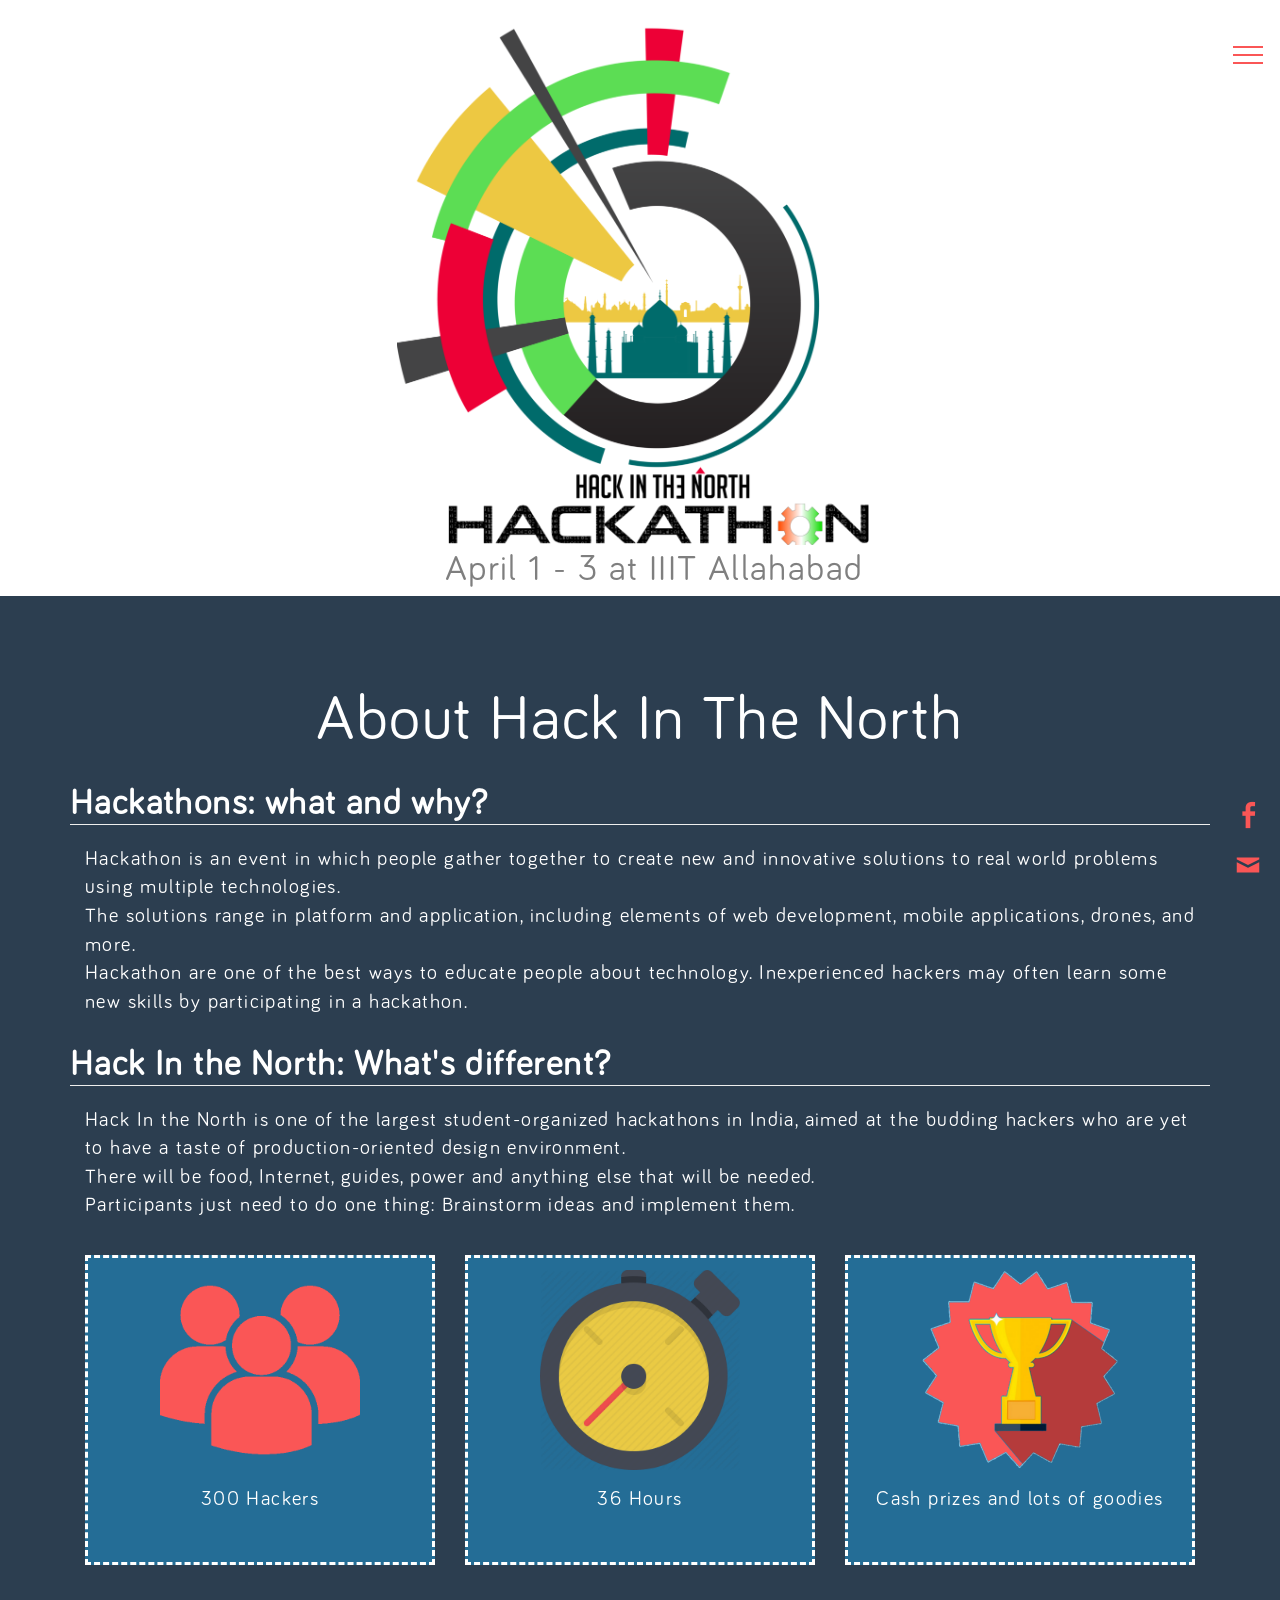
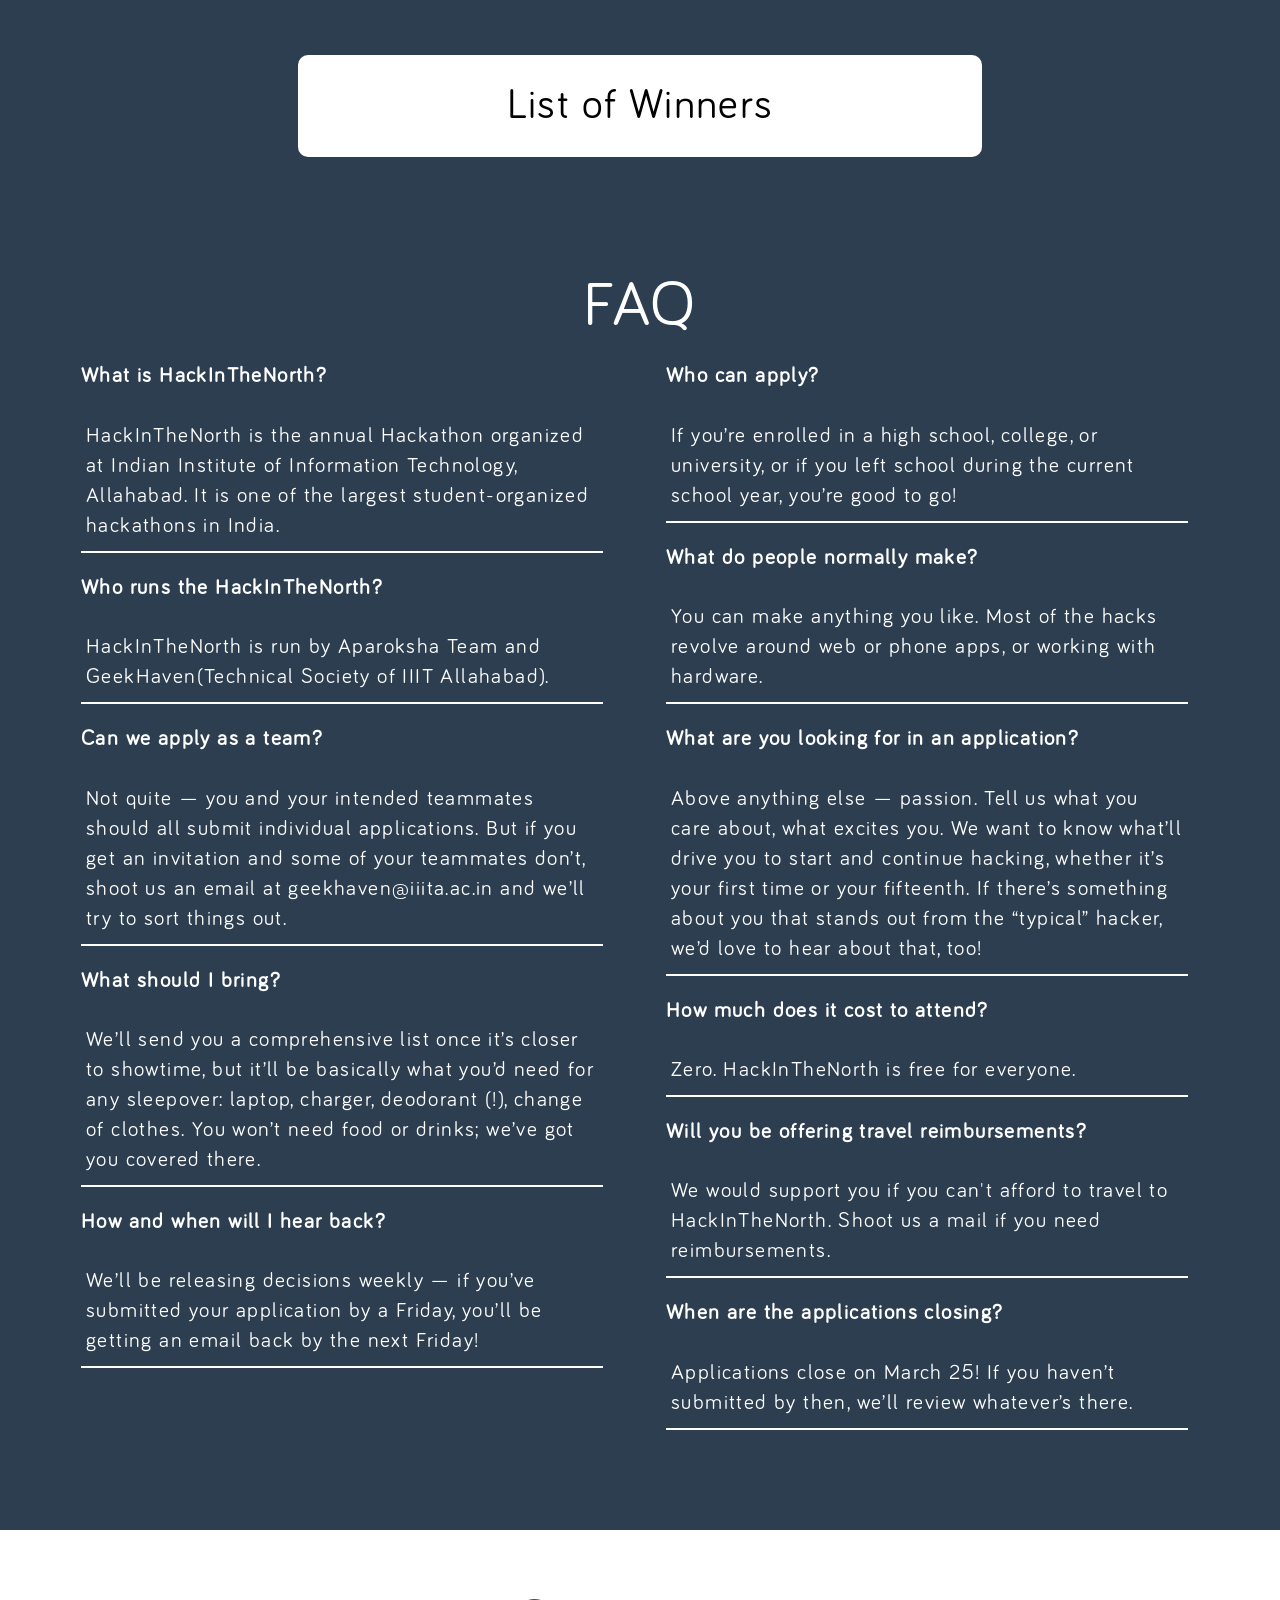
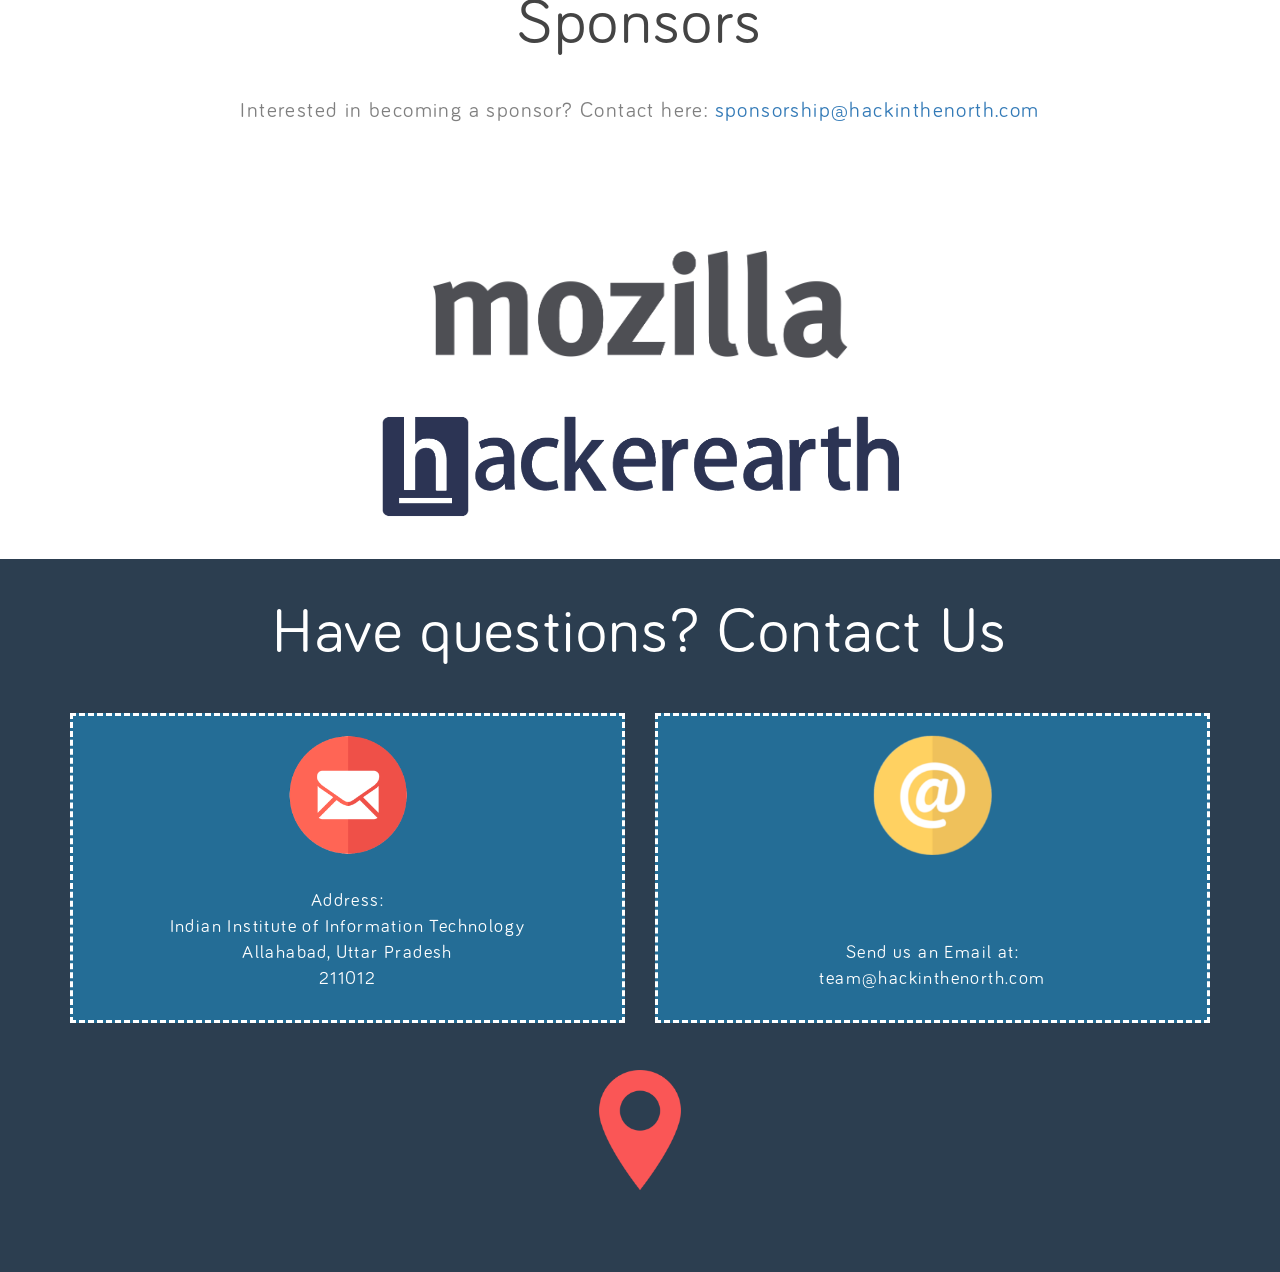
<file: 2016/index.html>
<!DOCTYPE html>
<html xmlns="http://www.w3.org/1999/xhtml">

<head>
	<meta http-equiv="Content-Type" content="text/html; charset=utf-8" />
	<title>Hack In The North | Jan 27-29 2017 - India's biggest student Hackathon</title>
	<meta name="author" content="Geekhaven" />
	<meta name="description" content="Hack In The North: India's biggest student held Hackathon hosted by IIIT Allahabad" />
	<meta name="keywords"  content="IIIT-Allahabad, Hackathon" />
	<meta name="Resource-type" content="Document" />
	<meta name="viewport" content="width=device-width, initial-scale=1.0">

	<link rel="stylesheet" type="text/css" href="css/bootstrap.min.css">
	<link rel="stylesheet" type="text/css" href="css/stylesheet.css" />
	<link rel="stylesheet" type="text/css" href="genericons/genericons.css">

	<link rel="shortcut icon" href="favicon32.png" sizes="16x16" type="image/x-icon" />
	

	<!--[if IE]-->
	<!-- gh pages-->
	<script type="text/javascript">
		var console = { log: function() {} };
	</script>
	<!-- [endif] -->
	<script src="js/jquery.js"></script>
	<script src="js/materialize.js"></script>
	<script type="text/javascript" src="js/isotope.pkgd.js"></script>
	<script type="text/javascript" src="js/packery-mode.pkgd.js"></script>
	<script type="text/javascript">
		
		var showText = function (target, message, index, interval) {    
			if (index < message.length) {
				$(target).append(message[index++]); 
				setTimeout(function () { showText(target, message, index, interval); }, interval); 
			}
		}
		
		$(window).load(function() {
			$("#loader").fadeOut("slow");
			setTimeout(function(){showText("#section0-name", "{ Hack in the North ", 0, 50);}, 800);
			setTimeout(function(){showText("#section0-name-1", "}", 0, 50);}, 800);
		});
		$(document).ready(function() {
			$('.collage').isotope({
				itemSelector: '.coll-word',
				layoutMode: 'packery',
				transitionDuration: '1s',
				stamp: '.stamp'
			});
		});

		$(document).ready(function(){
    		$('.scrollspy').scrollSpy();
  		});
		
	</script>
	<script>
		(function(i,s,o,g,r,a,m){i['GoogleAnalyticsObject']=r;i[r]=i[r]||function(){
			(i[r].q=i[r].q||[]).push(arguments)},i[r].l=1*new Date();a=s.createElement(o),
			m=s.getElementsByTagName(o)[0];a.async=1;a.src=g;m.parentNode.insertBefore(a,m)
		})(window,document,'script','//www.google-analytics.com/analytics.js','ga');

		ga('create', 'UA-72748005-1', 'auto');
		ga('send', 'pageview');

	</script>
	<style>
	
	</style>
</head>
<body class="menu-push" style="position: static;">
	
	<div id="curtains" class="hid">
	</div>

	<div id="loader">
	</div>
	
	<div id="menubtn">
		<i></i>
		<i></i>
		<i></i>
	</div>
	<nav class="menu-right" id="menu">
		<h3>Menu</h3>
		<a data-menuanchor="home" title="home"  href="#section_home"><b>Home</b></a>
		<a data-menuanchor="about" href="#section_about"><b>About</b></a>
		<a data-menuanchor="faq" href="#section_faq"><b>Results</b></a>
		<a data-menuanchor="schedule" href="#section_schedule"><b>Schedule</b></a>
		<a data-menuanchor="sponsors" href="#section_sponsors"><b>Sponsors</b></a>
		<a data-menuanchor="contact" href="#section_contact"><b>Contact</b></a>
		
	</nav>

	<div id = "social-media-details">
		<a class = "genericon genericon-facebook-alt" title = "follow us on Facebook!" href="https://www.facebook.com/HackInTheNorth/"></a>
		<a class = "genericon genericon-mail" title = "send a mail!" href="mailto:geekhaven@iiita.ac.in"></a>
	</div>

	<div id="display-content">
		<div class="section scrollspy" id="section_home">
			<a name="home"></a>
			<div class="logos col-md-12 col-sm-12 col-lg-12">
				<div class="row">
					<div class="right-gap left-gap">
						<!--
						<div id="col-md-3 col-lg-3 col-sm-3"> 
							<img id ="iiita-logo" src="images/iiita.jpg">
						</div>
						<div id="col-md-3 col-lg-3 col-sm-3">
							<<img id="f1-logo" src="images/f1.png">
						</div>
						<div id="col-md-3 col-lg-3 col-sm-3">
							<img id="ras-logo" src="img/HE_logo.png"> 

-						</div>
						-->
						<center>
						<div class="hitn-logo-date col-md-6 col-lg-6 col-sm-6" style="position:relative;">
							<div>
								<img id="hitn-logo" src="images/logo.png">
							</div>
							<center>
							<div id="hitn-date"> April 1 - 3 at IIIT Allahabad</div>
							</center>
						</div>
						</center>
					</div>
				</div>
			</div>
		</div>

		<div class="scrollspy section " id="section_about">
			<div class="container">
				<div class="row header">
				</div>
				<a name="about" ></a>
				<div class="row">
					<h1>About Hack In The North</h1>
				</div>
				<div class="row">
					<h2>Hackathons: what and why?</h2>
					<hr>
					<br>
					<p>Hackathon is an event in which people gather together to create new and innovative solutions to real world problems using multiple technologies. <br>
						The solutions range in platform and application, including elements of web development, mobile applications, drones, and more.
						<br>Hackathon are one of the best ways to educate people about technology. Inexperienced hackers may often learn some new skills by participating in a hackathon.
					</p>
				</div>
				<div class="row">
					<h2>Hack In the North: What's different?</h2>
					<hr>
					<br>
					<p>Hack In the North is one of the largest student-organized hackathons in India, aimed at the budding hackers who are yet to have a taste of production-oriented design environment.<br>
						There will be food, Internet, guides, power and anything else that will be needed.<br> 
						Participants just need to do one thing: Brainstorm ideas and implement them. 
					</div>
					<div class="row">
						<div class="col-md-4 col-lg-4">
							<div class="ab1">	
								<div class="icon2 icon-participants">

								</div>
								<div class="aboutdetails">
									300 Hackers
								</div>
							</div>	
						</div>

						<div class="col-md-4 col-lg-4">
							<div class="ab2">
								<div class="icon2 icon-clock">

								</div>
								<div class="aboutdetails">
									36 Hours
								</div>
							</div>
						</div>

						<div class="col-md-4 col-lg-4">
							<div class="ab3">
								<div class="icon2 icon-prize">

								</div>
								<div class="aboutdetails">
									Cash prizes and lots of goodies
								</div>
							</div>

						</div>


					</div>

					<div class="row footer">
					
					</div>
					<center>
					<a href = "https://www.hackerearth.com/sprints/hack-in-the-north/winners/" id="regBtn"><center>List of Winners</center></a>
					</center>
				</div>
			</div>

			<div class="section scrollspy" id="section_faq">
				<div class="container">
					<div class="row header">
					</div>
					<a name="faq"></a>
					<div class="row">
						<br>
						<br>
						<h1>FAQ</h1>
						<br>
						<div class="col-md-6 col-lg-6">	
							<div class="left-gap right-gap">			
								<p class="lead"><strong>What is HackInTheNorth?</strong></p>
								<blockquote>
									<p> HackInTheNorth is the annual Hackathon organized at Indian Institute of Information Technology, Allahabad. It is one of the largest student-organized hackathons in India.</p>
								</blockquote>
								<br>
								<p class="lead"><strong>Who runs the HackInTheNorth?</strong></p>
								<blockquote>
									<p> HackInTheNorth is run by Aparoksha Team and GeekHaven(Technical Society of IIIT Allahabad).</p>
								</blockquote>
								<br>
								<p class="lead"><strong>Can we apply as a team?</strong></p>
								<blockquote>
									<p> Not quite — you and your intended teammates should all submit individual applications. But if you get an invitation and some of your teammates don’t, shoot us an email at geekhaven@iiita.ac.in and we’ll try to sort things out.</p>
								</blockquote>
								<br>
								<p class="lead"><strong>What should I bring?</strong></p>
								<blockquote>
									<p>We’ll send you a comprehensive list once it’s closer to showtime, but it’ll be basically what you’d need for any sleepover: laptop, charger, deodorant (!), change of clothes. You won’t need food or drinks; we’ve got you covered there.</p>
								</blockquote>
								<br>
								<p class="lead"><strong>How and when will I hear back?</strong></p>
								<blockquote>
									<p>We’ll be releasing decisions weekly — if you’ve submitted your application by a Friday, you’ll be getting an email back by the next Friday!</p>
								</blockquote>
								<br>
								<br>
								<br>
								<br>
								<br>
							</div>
						</div>
						<div class="col-md-6 col-lg-6">
							<div class="left-gap right-gap">
								<p class="lead"><strong>Who can apply?</strong></p>
								<blockquote>
									<p> If you’re enrolled in a high school, college, or university, or if you left school during the current school year, you’re good to go!</p>
								</blockquote>
								<br>
								<p class="lead"><strong>What do people normally make?</strong></p>
								<blockquote>
									<p> You can make anything you like. Most of the hacks revolve around web or phone apps, or working with hardware.</p>
								</blockquote>
								<br>
								<p class="lead"><strong>What are you looking for in an application?</strong></p>
								<blockquote>
									<p> Above anything else — passion. Tell us what you care about, what excites you. We want to know what’ll drive you to start and continue hacking, whether it’s your first time or your fifteenth. If there’s something about you that stands out from the “typical” hacker, we’d love to hear about that, too!</p>
								</blockquote>
								<br>
								<p class="lead"><strong>How much does it cost to attend?</strong></p>
								<blockquote>
									<p> Zero. HackInTheNorth is free for everyone.</p>
								</blockquote>
								<br>
								<p class="lead"><strong>Will you be offering travel reimbursements?</strong></p>
								<blockquote>
									<p> We would support you if you can't afford to travel to HackInTheNorth. Shoot us a mail if you need reimbursements.</p>
								</blockquote>
								<br>
								<p class="lead"><strong>When are the applications closing?</strong></p>
								<blockquote>
									<p> Applications close on March 25! If you haven’t submitted by then, we’ll review whatever’s there.</p>
								</blockquote>
								<br><br><br><br><br>
							</div>
						</div>
					</div>

				</div>
			</div>
			<!--
			<div class="section scrollspy" id="section_schedule">
				<div class="container">
					<div class="row header">
					</div>
					<a name="schedule"></a>
					<div class="row">

						<h1>Schedule</h1>
						<center><h3>  April 1 - 3 At IIIT Allahabad </h3></center>
						<div class="col-lg-1 col-md-1 col-sm-1"></div>

						<div class="col-lg-10 col-md-10 col-sm-10">
							<ul class="cbp_tmtimeline">
								<li>
									<time class="cbp_tmtime" datetime="2016-03-10 19:00"><span>Friday</span> <span>19:00</span></time>
									<div class="cbp_tmicon cbp_tmicon-phone"></div>
									<div class="cbp_tmlabel">
										<h2>Registration</h2>
										<p>Upto 21:00</p>
									</div>
								</li>
								<li>
									<time class="cbp_tmtime" datetime="2016-03-10 21:00"><span>Friday</span> <span>21:00</span></time>
									<div class="cbp_tmicon cbp_tmicon-screen"></div>
									<div class="cbp_tmlabel">
										<h2>Opening Ceremony</h2>
										<p>At Main Auditorium</p>
										<p>Upto 23:00</p>
									</div>
								</li>
								<li>
									<time class="cbp_tmtime" datetime="2016-03-10 23:00"><span>Friday</span> <span>23:00</span></time>
									<div class="cbp_tmicon cbp_tmicon-mail"></div>
									<div class="cbp_tmlabel">
										<h2>Dinner</h2>
										<p></p>
									</div>
								</li>
								<li>
									<time class="cbp_tmtime" datetime="2016-03-11 00:00"><span>Saturday</span> <span>00:00</span></time>
									<div class="cbp_tmicon cbp_tmicon-phone"></div>
									<div class="cbp_tmlabel">
										<h2>Hacking Begins</h2>
										<p></p>
									</div>
								</li>
								<li>
									<time class="cbp_tmtime" datetime="2016-03-11 08:00"><span>Saturday</span> <span>08:00</span></time>
									<div class="cbp_tmicon cbp_tmicon-phone"></div>
									<div class="cbp_tmlabel">
										<h2>Breakfast</h2>
										<p>Upto 10:00</p>
									</div>
								</li>
								<li>
									<time class="cbp_tmtime" datetime="2016-03-11 10:00"><span>Saturday</span> <span>10:00</span></time>
									<div class="cbp_tmicon cbp_tmicon-earth"></div>
									<div class="cbp_tmlabel">
										<h2>Tech Talks</h2>
										<p>Upto 21:00</p>
									</div>
								</li>
								<li>
									<time class="cbp_tmtime" datetime="2016-03-11 13:00"><span>Saturday</span> <span>13:00</span></time>
									<div class="cbp_tmicon cbp_tmicon-earth"></div>
									<div class="cbp_tmlabel">
										<h2>Lunch</h2>
										<p>Upto 15:00</p>
									</div>
								</li>
								<li>
									<time class="cbp_tmtime" datetime="2016-03-11 19:00"><span>Saturday</span> <span>19:00</span></time>
									<div class="cbp_tmicon cbp_tmicon-earth"></div>
									<div class="cbp_tmlabel">
										<h2>Workshops / Fun Events</h2>
										<p>Upto 22:00</p>
									</div>
								</li>
								<li>
									<time class="cbp_tmtime" datetime="2016-03-11 20:00"><span>Saturday</span> <span>20:00</span></time>
									<div class="cbp_tmicon cbp_tmicon-earth"></div>
									<div class="cbp_tmlabel">
										<h2>Dinner</h2>
										<p>Upto 21:00</p>
									</div>
								</li>
								<li>
									<time class="cbp_tmtime" datetime="2016-03-12 00:00"><span>Sunday</span> <span>00:00</span></time>
									<div class="cbp_tmicon cbp_tmicon-earth"></div>
									<div class="cbp_tmlabel">
										<h2>Late Night Food</h2>
										<p>Upto 01:00</p>
									</div>
								</li>
								<li>
									<time class="cbp_tmtime" datetime="2016-03-12 11:00"><span>Sunday</span> <span>11:00</span></time>
									<div class="cbp_tmicon cbp_tmicon-earth"></div>
									<div class="cbp_tmlabel">
										<h2>Hacking Ends</h2>
										<p></p>
									</div>
								</li>
								<li>
									<time class="cbp_tmtime" datetime="2016-03-12 12:00"><span>Sunday</span> <span>12:00</span></time>
									<div class="cbp_tmicon cbp_tmicon-earth"></div>
									<div class="cbp_tmlabel">
										<h2>Hack Submission Deadline</h2>
										<p></p>
									</div>
								</li>
								<li>
									<time class="cbp_tmtime" datetime="2016-03-12 12:00"><span>Sunday</span> <span>12:00</span></time>
									<div class="cbp_tmicon cbp_tmicon-earth"></div>
									<div class="cbp_tmlabel">
										<h2>First Round Judging</h2>
										<p>Upto 14:00</p>
									</div>
								</li>
								<li>
									<time class="cbp_tmtime" datetime="2016-03-12 14:00"><span>Sunday</span> <span>14:00</span></time>
									<div class="cbp_tmicon cbp_tmicon-earth"></div>
									<div class="cbp_tmlabel">
										<h2>Final Round Demos</h2>
										<p>Upto 14:30</p>
									</div>
								</li>
								<li>
									<time class="cbp_tmtime" datetime="2016-03-12 15:30"><span>Sunday</span> <span>15:30</span></time>
									<div class="cbp_tmicon cbp_tmicon-earth"></div>
									<div class="cbp_tmlabel">
										<h2>Departure</h2>
										<p>Upto 17:00</p>
									</div>
								</li>
							</ul>


						</div>
						<div class="col-lg-1 col-md-1 col-sm-1"></div>
					</div>
					<div class="footer">
					</div>
				</div>
			</div>
			-->
			<div class="section scrollspy" id="section_sponsors">
				<div class="row">
					<br>
					<br>
					<br>
					<a name="sponsors"></a>
					<h1>Sponsors</h1>
					<br>
					<br>
					<center><h3>Interested in becoming a sponsor? Contact here: <a href="mailto:sponsorship@hackinthenorth.com">sponsorship@hackinthenorth.com</a></h3></center>
					<br><br>
					
					<div class="sponsors">
						<div class="row">
							<!---center><img class = "img-size" src="images/logo_google.png"></center-->
						</div>
						<br>
						<br>
						<center><img  class = "img-size" src="images/mozilla_wordmark.png"></center>
						<center><img  class = "img-size" src="img/hackerearth.png"></center>
						<div class="row hide" >
							<div class="col-lg-6 col-md-6 col-sm-6">
								<center>
									<img class = "img-size" src="images/mozilla_wordmark.png">
								</center>
							</div>
							<div class="col-lg-6 col-md-6 col-sm-6">
								<center>	
									<img class = "img-size" src="images/logo_exotel.png">
								</center>
							</div>
						</div>
						<br>
						<br>
					</div>
				</div>
			</div>
			
			<div class="section scrollspy" id="section_contact" >
				<br>
				<br>

				<div class="container">
					<div class="row">
						<div class="col-md-12">
							<center><h1>Have questions? Contact Us</h1></center>
						</div>
					</div>
					<a name="contact"></a>
					<br>
					<br>
					<div class="row">
						<div class=" col-md-6">
							<div class = "contact-details">
								<div class="icon-mail icon tossing">
								</div>
								<div class="contact-details-address">
									<br>
									Address: 
									<br>
									Indian Institute of Information Technology
									<br>
									Allahabad, Uttar Pradesh
									<br>
									211012
								</div>
							</div>
						</div>
						<!--
						<div class=" col-md-4">
							<div class = "contact-details ">
								<div class="icon-call icon tossing">
								</div>

								<div class="contact-details-call">
									<br><br>Contact Us: <br><a href="team page/team.html">Hack In The North Team</a><br>
								</div>
							</div>
						</div>
						-->
						<div class="col-md-6">
							<div class = "contact-details">
								<div class="icon-email icon  tossing">

								</div>
								<div class="contact-details-email">
									<br><br><br>Send us an Email at:<br> <a href="mailto:team@hackinthenorth.com">team@hackinthenorth.com</a><br>
								</div>
							</div>
						</div>
					</div>			
					<br>
					<br>
					<div class="row">
						<div class="col-md-12">
							<a data-toggle="tooltip" title="Get Directions To Us!!" href="https://www.google.com/maps/dir/Current+Location/IIIT-Allahabad">
								<div class="hatch icon icon-pin">
								</div>
							</a>
						</div>
					</div>
					<div class="row footer">
					</div>
				</div>
			</div>
		</div>

		<script src="js/classie.js"></script>	

		<script>
			var menu = document.getElementById( 'menu' ),
			menubtn = document.getElementById( 'menubtn' ),
			body = document.body,
			content = document.getElementById('display-content');


			menubtn.onclick = function() {
				classie.toggle( this, 'on' );
				classie.toggle( body, 'menu-push-toleft' );
				classie.toggle( curtains, 'sho')
				classie.toggle( menu, 'menu-open' );
			};

			content.onclick = function() {
				if(classie.has(body, 'menu-push-toleft')) {
					classie.toggle( menubtn, 'on' );
					classie.toggle( body, 'menu-push-toleft' );
					classie.toggle( curtains, 'sho')
					classie.toggle( menu, 'menu-open' );		
				}
			};

			menu.onclick = function() {
				if(classie.has(body, 'menu-push-toleft')) {
					classie.toggle( menubtn, 'on' );
					classie.toggle( body, 'menu-push-toleft' );
					classie.toggle( curtains, 'sho')
					classie.toggle( menu, 'menu-open' );		
				}	
			};
		</script>


	</body>
	</html>
</file>
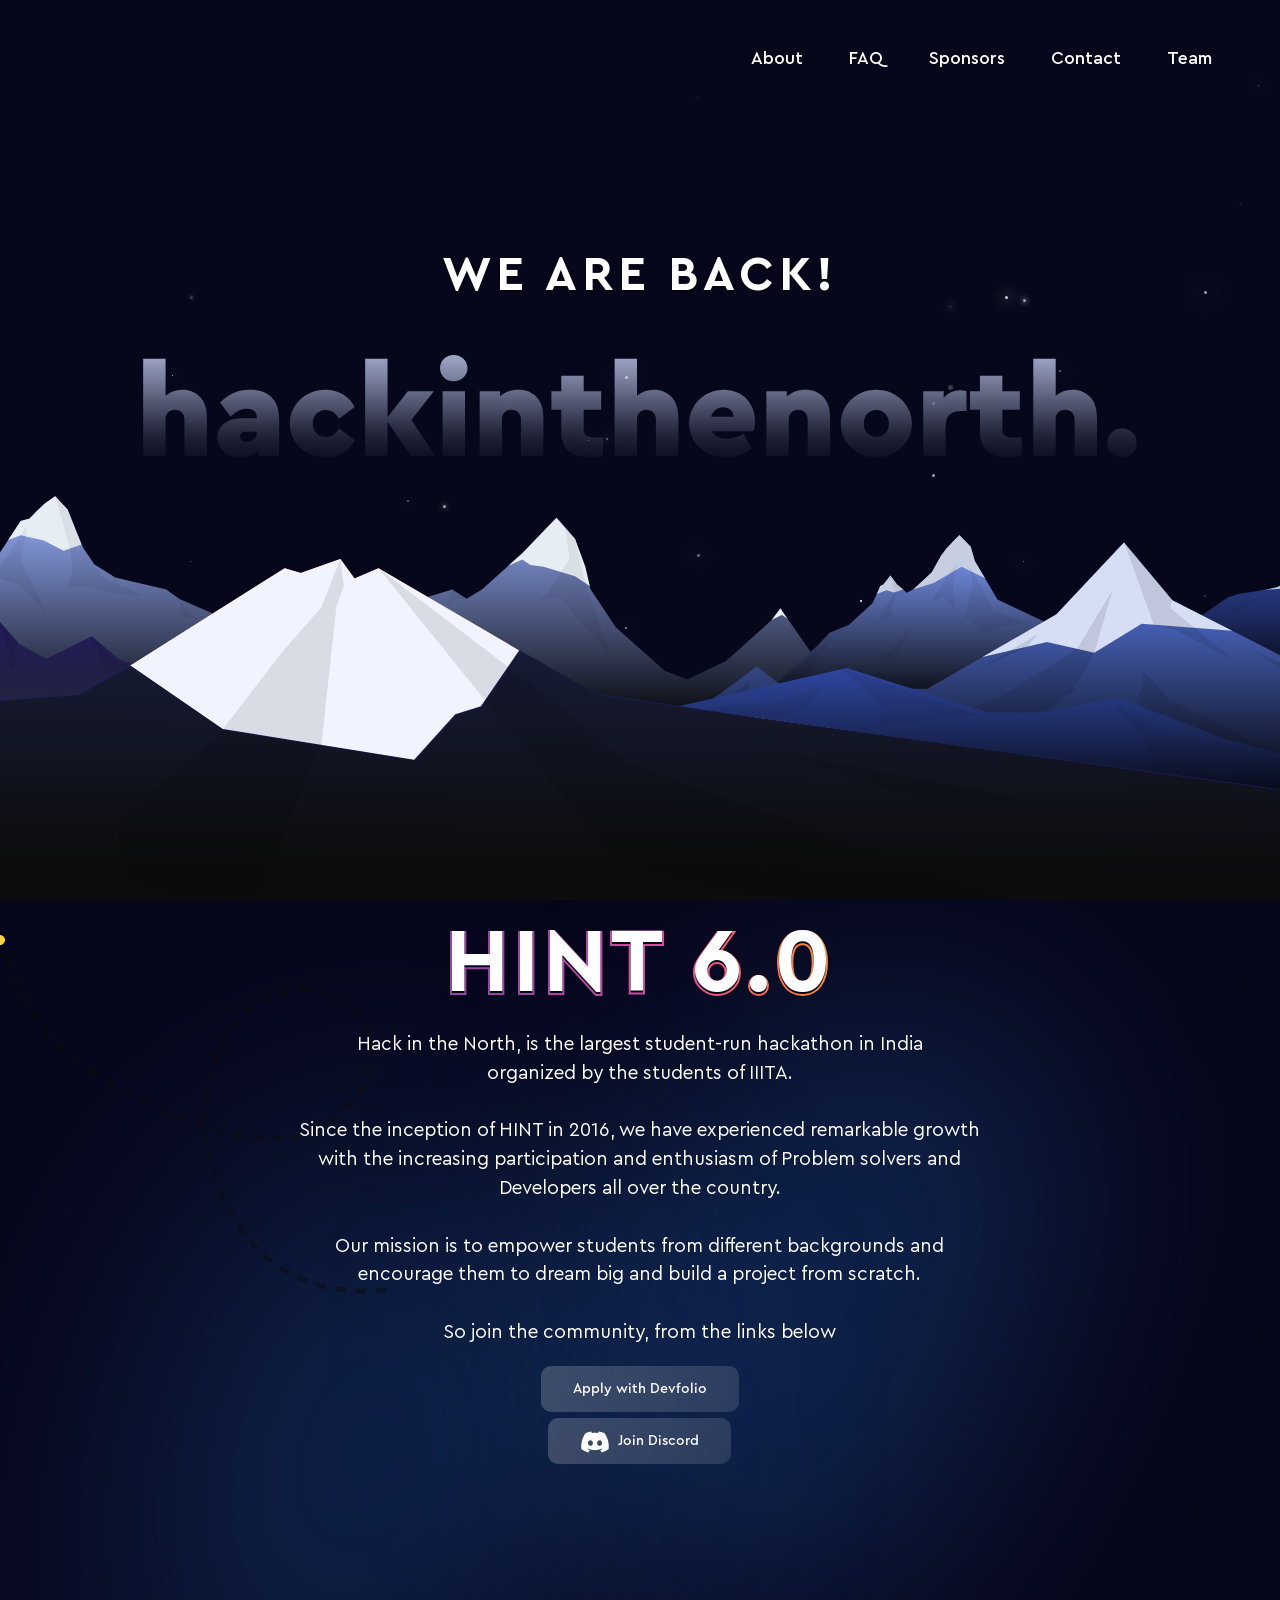
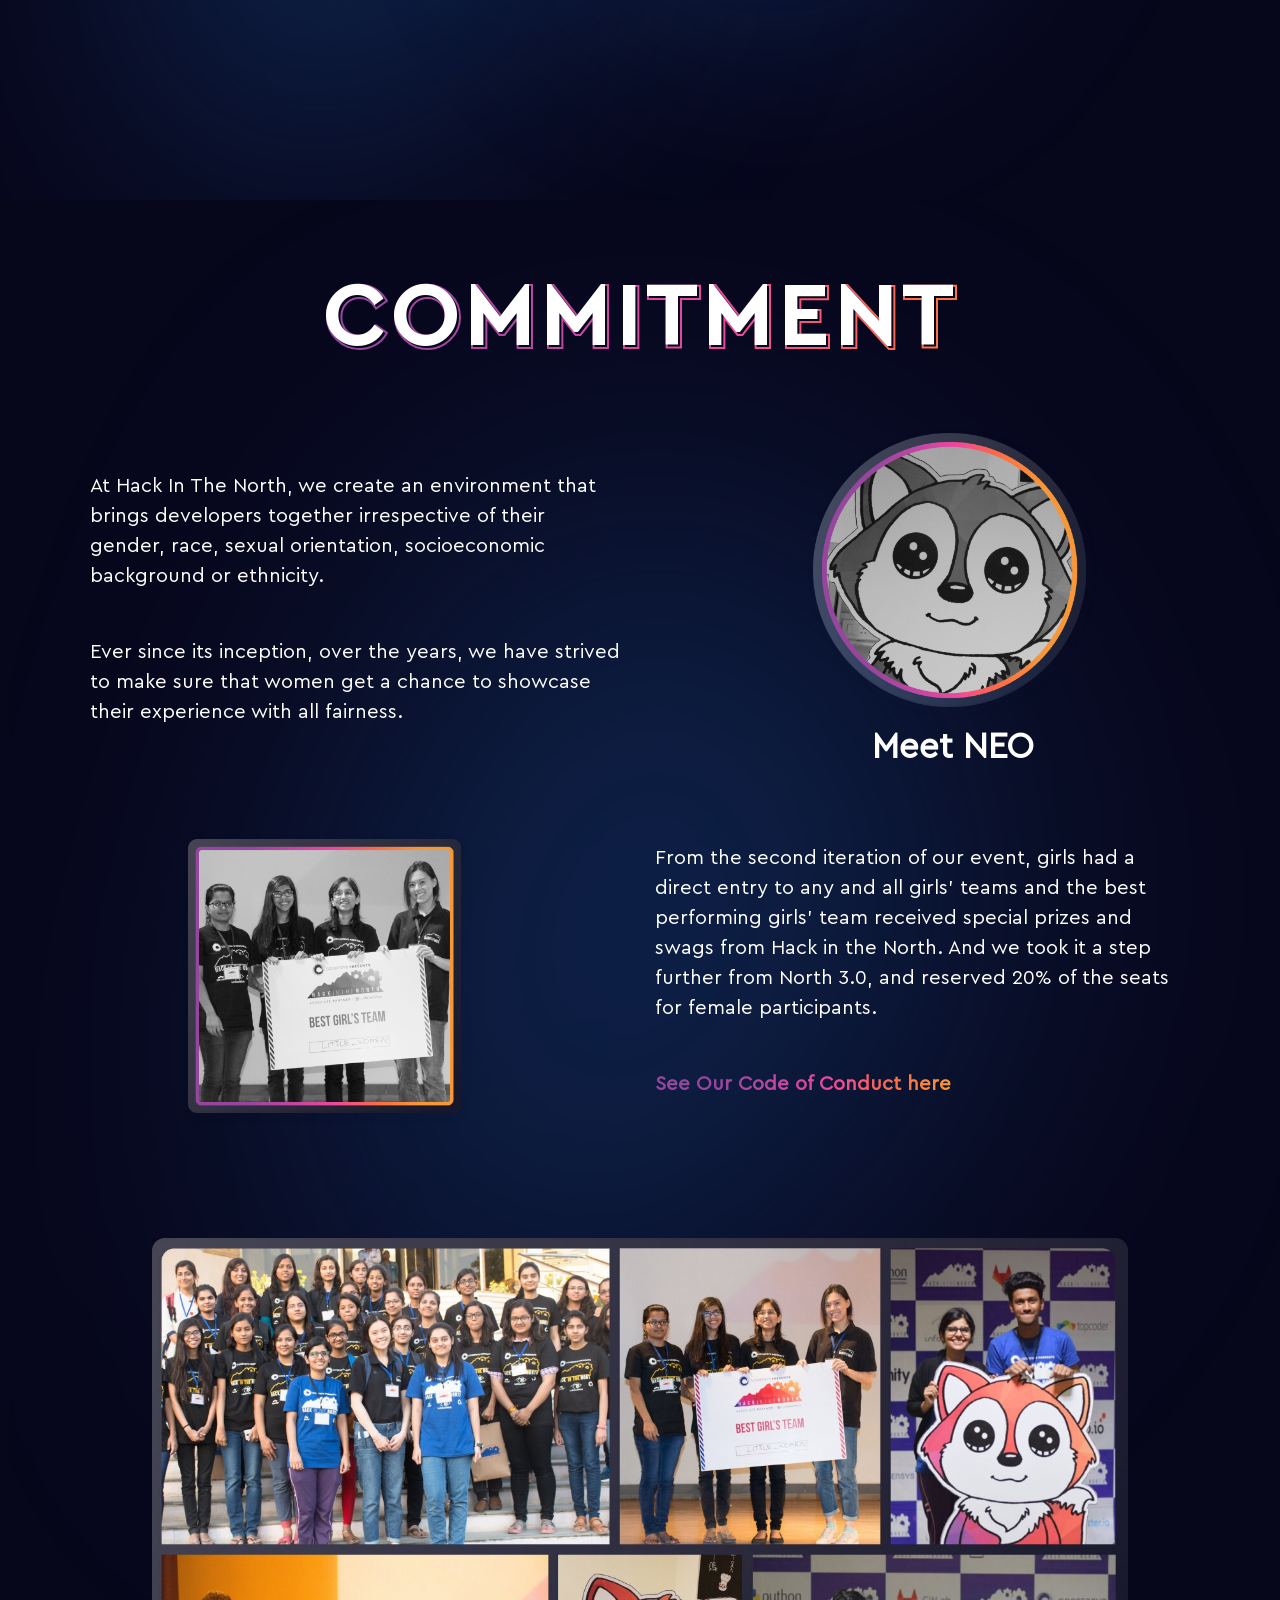
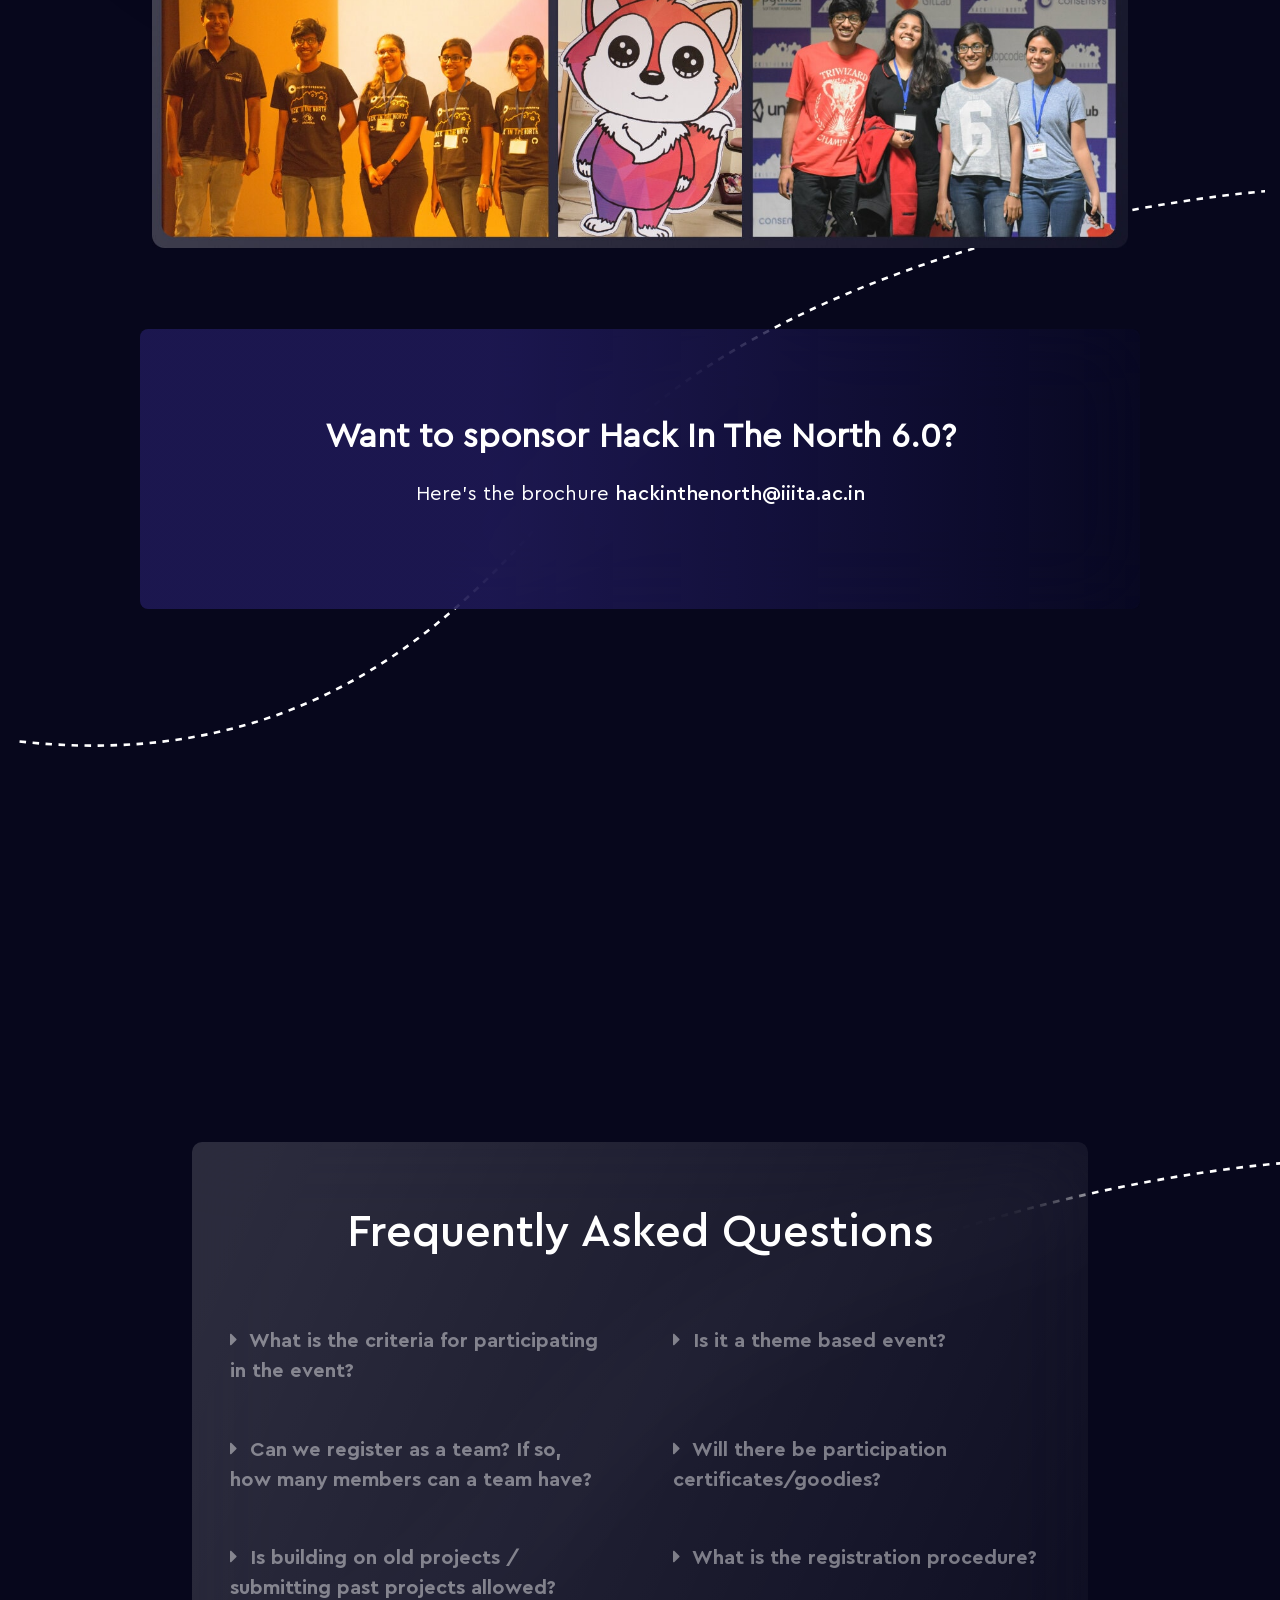
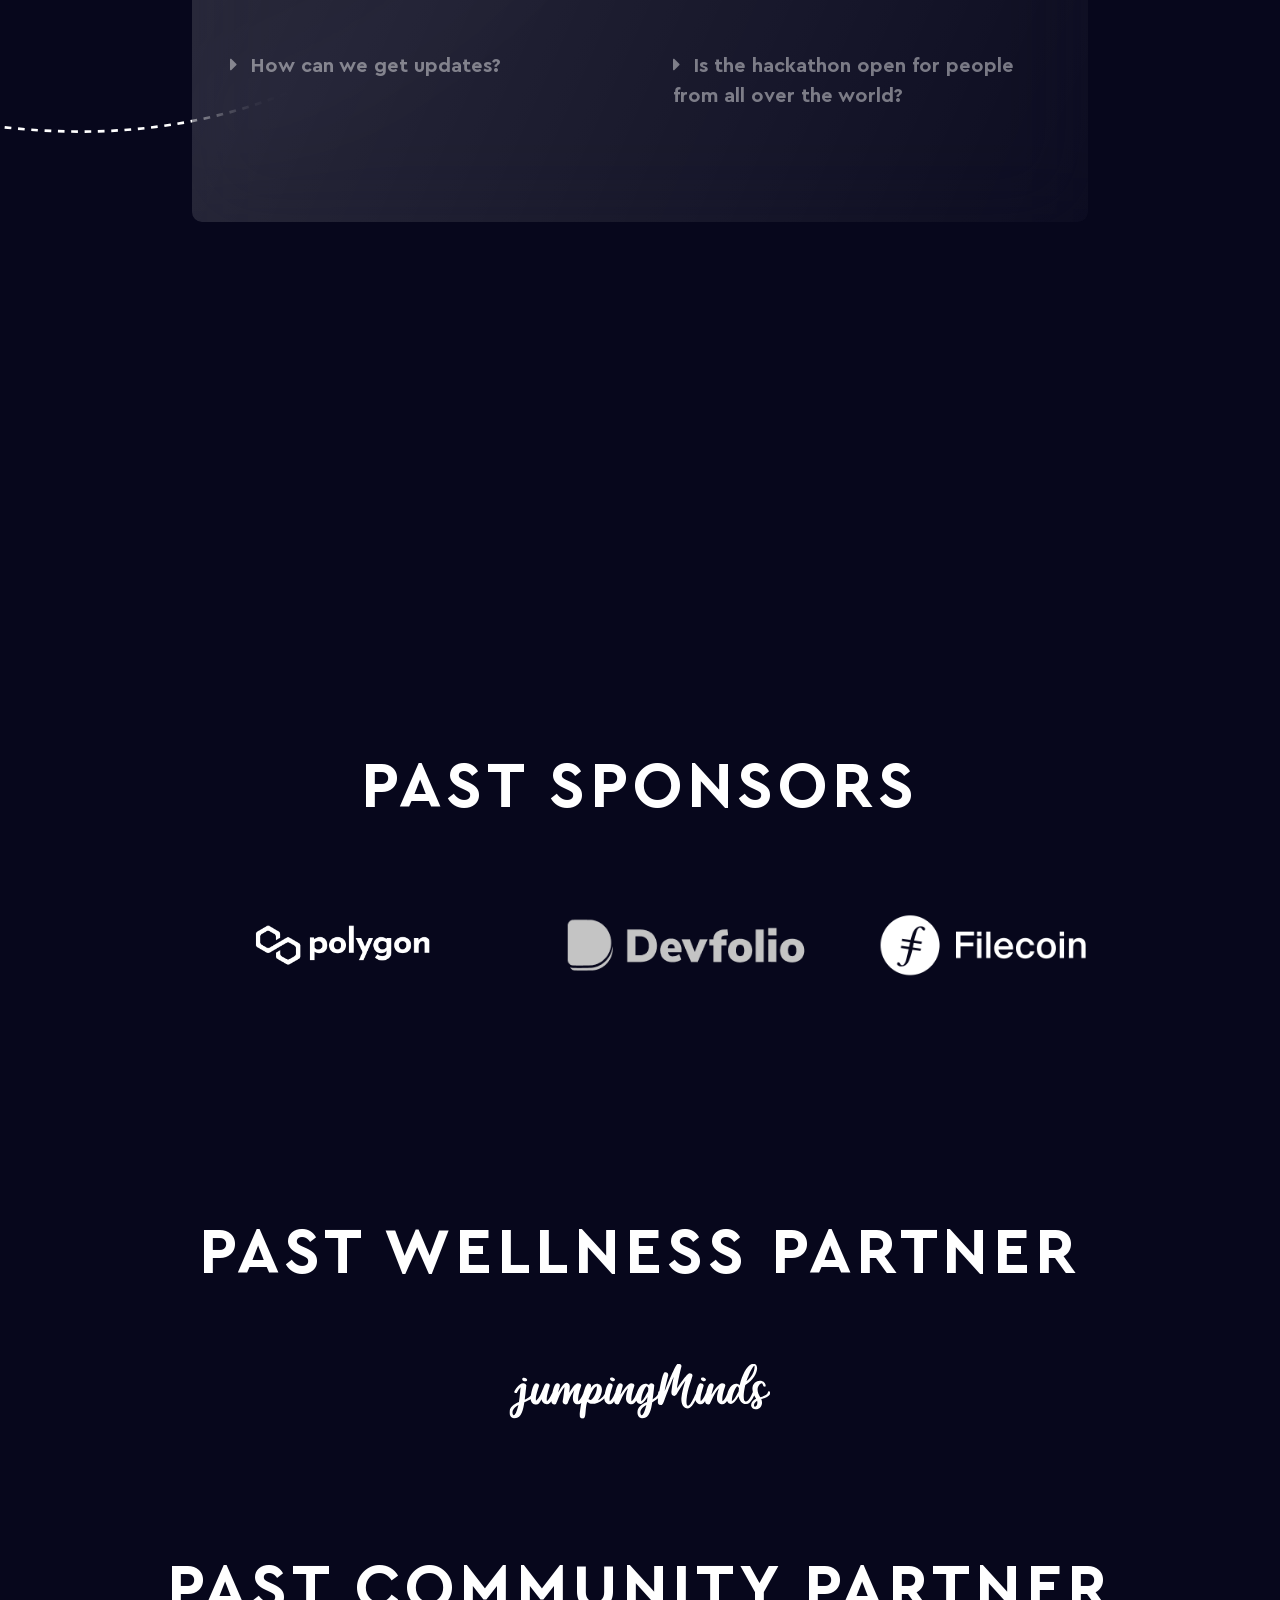
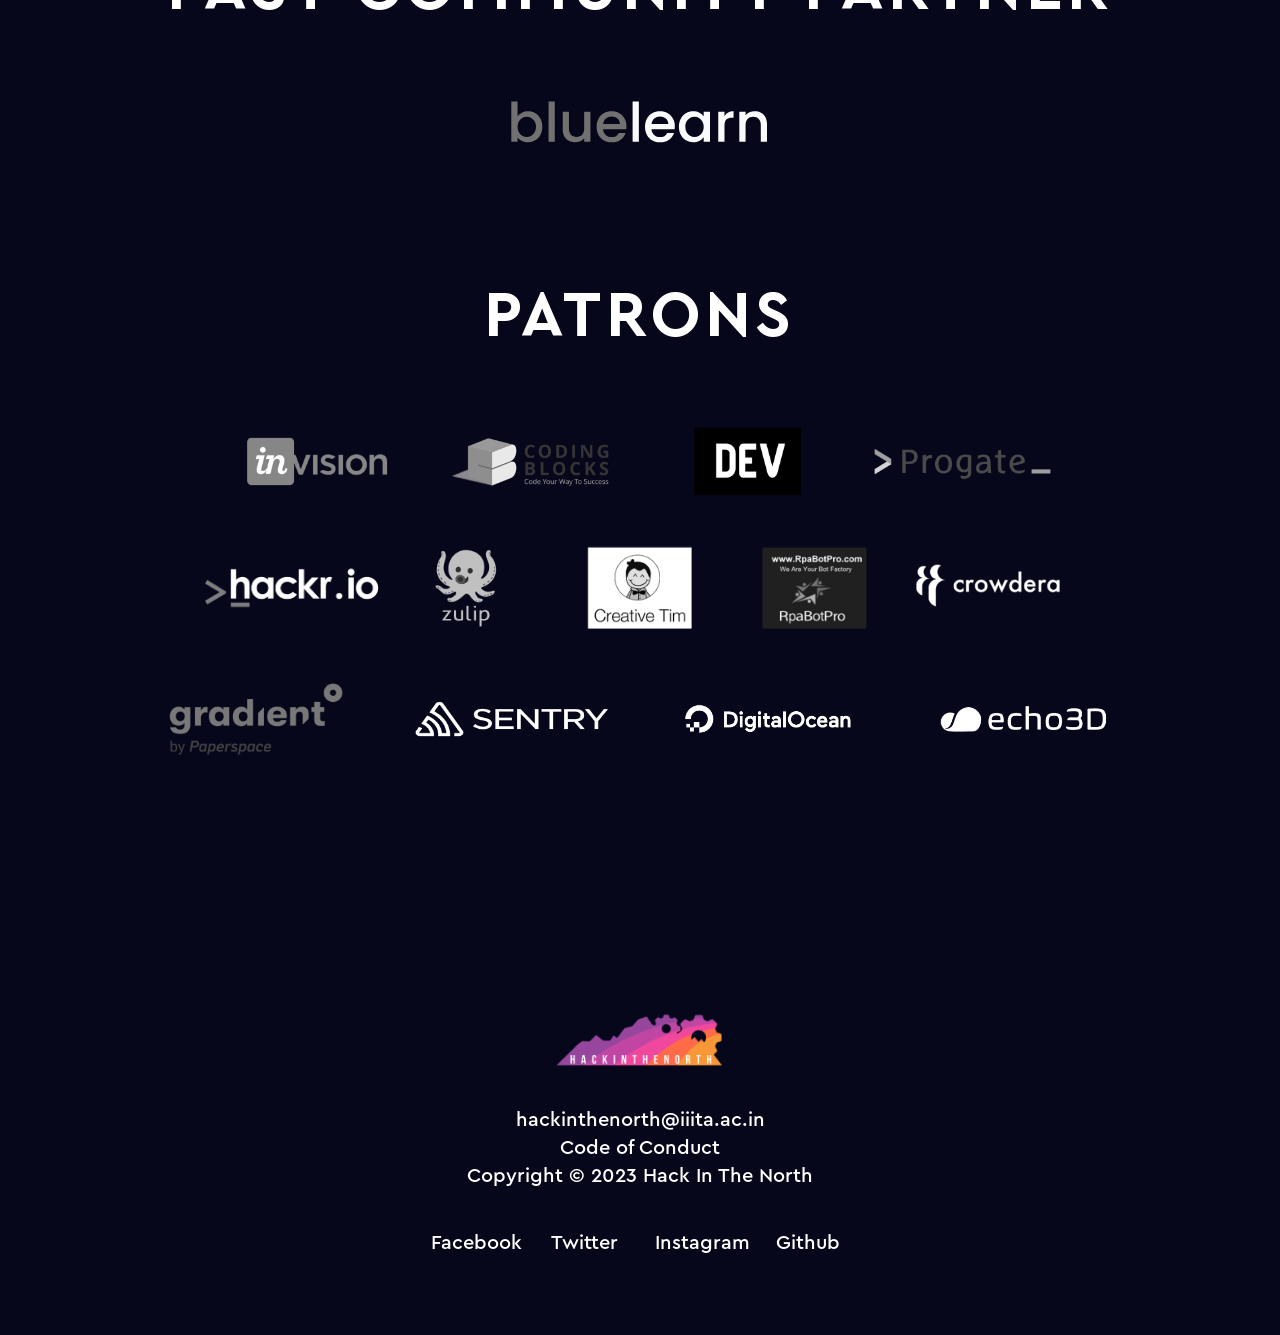
<file: 2022/index.html>
<!DOCTYPE html>
<html lang="en">
   <head>
      <meta charset="UTF-8">
      <meta name="viewport" content="width=device-width, initial-scale=1.0">
      <meta http-equiv="X-UA-Compatible" content="ie=edge">
      <title>Hack In The North</title>
      <meta name="description" content="Hack in the North 5 Website.">
      <link rel="stylesheet" href="./css/style-prev.css">
      <link rel="stylesheet" href="./css/bootstrap/bootstrap.min.css">
      <link rel="stylesheet" href="./css/style.css">
      <link rel="stylesheet" href="./css/starrysky.css">
      <link rel="stylesheet" href="https://use.fontawesome.com/releases/v5.3.1/css/all.css"
         integrity="sha384-mzrmE5qonljUremFsqc01SB46JvROS7bZs3IO2EmfFsd15uHvIt+Y8vEf7N7fWAU" crossorigin="anonymous">
      <link rel="stylesheet" href="./fonts/CircularStdBold/font.css">
      <link rel="shortcut icon" href="assets/favicon_HINT5.png">
      <!-- Facebook -->
      <meta property="og:url" content="https://www.hackinthenorth.com" />
      <meta property="og:type" content="article" />
      <meta property="og:title" content="Hack In The North" />
      <meta property="og:description" content="India's best student held hackathon" />
      <meta property="og:image" content="./images/logo_coloured_white_text.svg" />
      <!-- Twitter -->
      <meta name="twitter:card" content="summary_large_image">
      <meta name="twitter:creator" content="Team HINT">
      <meta name="twitter:site" content="https://hackinthenorth.com">
      <meta name="twitter:title" content="Hack In The North - India's Biggest Student Hackathon">
      <meta name="twitter:description" content="Hack in the North, a student-held hackathon in India will host it's fifth edition this March. We have invited a 
         legion of over 1000 hackers over the past four years to collaborate, create and bring to life an idea, in 36 hours.">
      <meta name="twitter:image:src" content="./images/logo_coloured_white_text.svg">
      <meta name="twitter:image:width" content="312">
      <meta name="twitter:image:height" content="141">
      <link rel="stylesheet" href="./css/owl.carousel.min.css" />
      <link rel="stylesheet" href="./css/owl.theme.default.min.css" />
      <!-- Global site tag (gtag.js) - Google Analytics -->
      <script async src="https://www.googletagmanager.com/gtag/js?id=UA-154644271-1"></script>
      <script>
         window.dataLayer = window.dataLayer || [];
         function gtag() { dataLayer.push(arguments); }
         gtag('js', new Date());
         
         gtag('config', 'UA-154644271-1');
      </script>
      <script src="https://code.jquery.com/jquery-2.2.4.js" integrity="sha256-iT6Q9iMJYuQiMWNd9lDyBUStIq/8PuOW33aOqmvFpqI="
         crossorigin="anonymous"></script>
         <script defer async src="https://apply.devfolio.co/v2/sdk.js"></script>
      <style>
         @font-face {
         font-family: 'CeraPro-black';
         src: url(fonts/CeraPro-Black.ttf) format("truetype");
         font-weight: bold;
         font-style: normal;
         }
         @font-face {
         font-family: 'CeraPro-bold';
         src: url(fonts/CeraPro-Bold.ttf) format("truetype");
         font-weight: bold;
         font-style: normal;
         }
         @font-face {
         font-family: 'CeraPro-regular';
         src: url(fonts/CeraPro-Regular.ttf) format("truetype");
         font-weight: 400;
         font-style: normal;
         }
         @font-face {
         font-family: 'CeraPro-Thin';
         src: url(fonts/CeraPro-Thin.ttf) format("truetype");
         font-weight: 300;
         font-style: normal;
         }
         @font-face {
         font-family: 'CeraPro-medium';
         src: url(fonts/CeraPro-Medium.ttf) format("truetype");
         font-weight: 500;
         font-style: normal;
         }
         #content div h1,
         #com-content div h1,
         .faq-head h1,
         .judge-head h1,
         h1.what,
         .theme-header,
         .theme-list-heading {
         font-family: 'CeraPro-bold';
         }
         #content div p,
         #com-content div p,
         .judge-position {
         font-family: 'CeraPro-regular';
         }
         .link p,
         .link a,
         .collapsible,
         .later p,
         .content,
         #lady p,
         a.nav-link,
         .judge-name {
         font-family: 'CeraPro-medium';
         }
      </style>
   </head>
   <body>
      <nav class="navbar navbar-expand-lg navbar-light bg-light fixed-top main-nav c25" id="mainNav">
         <div class="container-fluid" style="padding-right:0; padding-left:0%;">
            <!-- <a class="navbar-brand js-scroll-trigger navbar-title" href="#"><img src="images/Text-Logo.png" class="navbar-img"></a> -->
            <button class="navbar-toggler" type="button" data-toggle="collapse" data-target="#navbarResponsive"
               aria-controls="navbarResponsive" aria-expanded="false" aria-label="Toggle navigation"
               style="padding: 0px 0px; margin: 0px 0px; border: none;">
            <img style="width:60px; padding: 0px 0px; margin: 0px 0px; " src="./images/nav.svg">
            </button>
            <div class="collapse navbar-collapse" id="navbarResponsive">
               <ul class="navbar-nav ml-auto navbar-list">
                  <li class="nav-item">
                     <a class="nav-link js-scroll-trigger" href="#about">About</a>
                  </li>
                  <!-- <li class="nav-item">
                     <a class="nav-link js-scroll-trigger" href="#themes">Themes</a>
                     </li> -->
                  <li class="nav-item">
                     <a class="nav-link js-scroll-trigger" href="#faq">FAQ</a>
                  </li>
                  <!-- <li class="nav-item">
                     <a class="nav-link js-scroll-trigger" href="#prize-section">Prizes</a>
                     </li> -->
                  <li class="nav-item">
                     <a class="nav-link js-scroll-trigger" href="#sponsors-page">Sponsors</a>
                  </li>
                  <li class="nav-item">
                     <a class="nav-link js-scroll-trigger" href="#contact">Contact</a>
                  </li>
                  <li class="nav-item">
                     <a class="nav-link js-scroll-trigger" href="team.html">Team</a>
                  </li>
                  <!-- <li class="nav-item">
                     <a class="nav-link js-scroll-trigger" href="https://discord.gg/5HYbA8rWcp">Discord</a>
                     </li> -->
                  <!-- <li class="nav-item">
                     <a class="nav-link js-scroll-trigger" href="projects.html">Projects</a>
                     </li> -->
               </ul>
            </div>
         </div>
      </nav>
      <div class="home-page" style="overflow: hidden;">
         <div class="heading">
            <div class="container">
               <div class="stars" style="z-index: 0;">
                  <div class="star"></div>
                  <div class="star"></div>
                  <div class="star"></div>
                  <div class="star"></div>
                  <div class="star"></div>
                  <div class="star"></div>
                  <div class="star"></div>
                  <div class="star"></div>
                  <div class="star"></div>
                  <div class="star"></div>
                  <div class="star"></div>
                  <div class="star"></div>
                  <div class="star"></div>
                  <div class="star"></div>
                  <div class="star"></div>
                  <div class="star"></div>
                  <div class="star"></div>
                  <div class="star"></div>
                  <div class="star"></div>
                  <div class="star"></div>
                  <div class="star"></div>
                  <div class="star"></div>
                  <div class="star"></div>
                  <div class="star"></div>
                  <div class="star"></div>
                  <div class="star"></div>
                  <div class="star"></div>
                  <div class="star"></div>
                  <div class="star"></div>
                  <div class="star"></div>
                  <div class="star"></div>
                  <div class="star"></div>
                  <div class="star"></div>
                  <div class="star"></div>
                  <div class="star"></div>
                  <div class="star"></div>
                  <div class="star"></div>
                  <div class="star"></div>
                  <div class="star"></div>
                  <div class="star"></div>
                  <div class="star"></div>
                  <div class="star"></div>
                  <div class="star"></div>
                  <div class="star"></div>
                  <div class="star"></div>
                  <div class="star"></div>
                  <div class="star"></div>
                  <div class="star"></div>
                  <div class="star"></div>
                  <div class="star"></div>
                  <div class="star"></div>
                  <div class="star"></div>
                  <div class="star"></div>
                  <div class="star"></div>
                  <div class="star"></div>
                  <div class="star"></div>
                  <div class="star"></div>
                  <div class="star"></div>
                  <div class="star"></div>
                  <div class="star"></div>
                  <div class="star"></div>
                  <div class="star"></div>
                  <div class="star"></div>
                  <div class="star"></div>
                  <div class="star"></div>
                  <div class="star"></div>
                  <div class="star"></div>
                  <div class="star"></div>
                  <div class="star"></div>
                  <div class="star"></div>
                  <div class="star"></div>
                  <div class="star"></div>
                  <div class="star"></div>
                  <div class="star"></div>
                  <div class="star"></div>
                  <div class="star"></div>
                  <div class="star"></div>
                  <div class="star"></div>
                  <div class="star"></div>
                  <div class="star"></div>
                  <div class="star"></div>
                  <div class="star"></div>
                  <div class="star"></div>
                  <div class="star"></div>
                  <div class="star"></div>
                  <div class="star"></div>
                  <div class="star"></div>
                  <div class="star"></div>
                  <div class="star"></div>
                  <div class="star"></div>
                  <div class="star"></div>
                  <div class="star"></div>
                  <div class="star"></div>
                  <div class="star"></div>
                  <div class="star"></div>
                  <div class="star"></div>
                  <div class="star"></div>
                  <div class="star"></div>
                  <div class="star"></div>
                  <div class="star"></div>
               </div>
            </div>
         </div>
         <div class="main-landing-text">
            <div class="hint" style="z-index: 4;">
               <div class="row">
                  <div class="col-sm-12" style="text-align: center;">
                     <h1 class="what heading-hackinthenorth">
                        WE ARE BACK!
                     </h1>
                     <!-- <h2>1st Apr - 3rd Apr</h2> -->
                     <img src="./images/hackinthenorth..svg" class="we-back-img" alt="we are back">
                  </div>
               </div>
            </div>
         </div>
         <img src="./images/Landing/back.svg" alt="" class="mountain" id="back" style="z-index: 1;">
         <img src="./images/Landing/mid.svg" alt="" class="mountain" id="mid" style="z-index: 2;">
         <img src="./images/Landing/front.svg" alt="" class="mountain" id="front" style="z-index: 4;">
      </div>
      <div class="about" id="about">
         <div id="test" style="width:30vw">
            <svg class="dot-line" version="1.1" id="Layer_1" xmlns="http://www.w3.org/2000/svg"
               xmlns:xlink="http://www.w3.org/1999/xlink" x="0px" y="0px" width="612px" height="792px" viewBox="0 0 612 792"
               enable-background="new 0 0 612 792" xml:space="preserve">
               <path class="path" fill="none" stroke="white" stroke-width="3" stroke-linejoin="round" stroke-miterlimit="10" d="M0 40
                  C20.5 80.5 18.5 161 205 226
                  C336 274.5 396.356 169.5 359.5 116
                  C326.089 67.5 205 74.4 205 226
                  C208.667 288.333 251.7 408.2 394.5 389" />
               <path class="dashed" fill="none" stroke="#0c0c0c" stroke-width="5" stroke-linejoin="round"
                  stroke-miterlimit="10" d="M0 40
                  C20.5 80.5 18.5 161 205 226
                  C336 274.5 396.356 169.5 359.5 116
                  C326.089 67.5 205 74.4 205 226
                  C208.667 288.333 251.7 408.2 394.5 389" />
            </svg>
            <div class="ball"></div>
         </div>
         <!-- <img src="./images/what is/dark_triangle.svg" alt="" id="tri-dark"> -->
         <div class="row" id="content">
            <div class="col-sm-12">
               <!-- <h1 class="what hint-text" style="margin-bottom: 0;">Atlassian</h1>
               <h6 class="what presents-text">presents</h6> -->
               <div class="fancy_heading_container" >
                  <h1 class="fancy_heading" style="width:80%; left: 10%;">HINT 6.0</h1>
                  <h1 class="fancy_heading_shadow" style="width:80%; left: 10%;">HINT 6.0</h1>
               </div>
               <p class="what-content">
                  Hack in the North, is the largest student-run hackathon in India 
                  <br>
                  organized by the students of IIITA.
                  <br>
                  <br>
                  Since the inception of HINT in 2016, we have experienced remarkable growth with the increasing participation and enthusiasm of Problem solvers and Developers all over the country.
                  <br>
                  <br>
                  Our mission is to empower students from different backgrounds and encourage them to dream big and build a project from scratch.
                  <br>
                  <br>
                  So join the community, from the links below
                  <br>
               </p>
               <div class="row text-center">
                  <div style="z-index: 4;">
                     <a class="dev dev-btn apply-button" data-hackathon-slug="hack-in-the-north" data-button-theme="dark-inverted"  href="https://hint5.devfolio.co" target="blank">Apply with Devfolio</a>
                  </div>
               </div>
               <br> <br>
               <div class="row text-center">
                  <div class="col-12" style="z-index: 5">
                     <a class="dev dev-btn" href=https://discord.gg/5HYbA8rWcp" target="blank"><i class='fab fa-discord'
                        style='font-size:24px;vertical-align: middle;'></i>&nbsp; Join Discord</a>
                  </div>
               </div>
            </div>
         </div>
         <div class="dates-div">
            <!-- <img src="./images/date-apr.png" style="max-height: 60vh;max-width: 95%;"> -->
         </div>
         <!-- <div class="judge-section" id="judges">
            <div class="row mt-4">
               <div class="col-12 judge-head text-center">
                  <div class="fancy_heading_container">
                     <h1 class="fancy_heading">PAST JUDGES</h1>
                     <h1 class="fancy_heading_shadow">PAST JUDGES</h1>
                  </div>
               </div>
               <div class="judges-cards-section mt-4">
                  <div class="row mt-4">
                     <div class="col-lg-6 col-md-6 col-sm-12">
                        <div class="judge-card">
                           <div class="inner-part">
                              <div class="center"><div class="circ_gradient"><img src="./images/judges/karan.jpg" alt="speaker-img"></div></div>
                              <p class="judge-position">Senior Architect & Developer Evangelist at Red Hat</p>
                           </div>
                           <p class="judge-name">Karan Singh</p>
                        </div>
                     </div>
                     <div class="col-lg-6 col-md-6 col-sm-12">
                        <div class="judge-card">
                           <div class="inner-part">
                              <div class="center">  
                                 <div class="circ_gradient"><img src="./images/judges/Nirbhik-Jangid.jpeg" alt="speaker-img"></div>
                              </div>
                              <p class="judge-position">Founder - The Dapp List | Previously - Polygon</p>
                           </div>
                           <p class="judge-name">Nirbhik Jangid</p>
                        </div>
                     </div>
                     <div class="col-lg-6 col-md-6 col-sm-12">
                        <div class="judge-card">
                           <div class="inner-part">
                              <div class="center"><div class="circ_gradient"><img src="./images/judges/ranjana.png" alt="speaker-img"></div></div>
                              
                              <p class="judge-position">Assistant Prof. & 
                                 Coordinator NewGen 
                                 IEDC at IIIT</p>
                           </div>
                           <p class="judge-name">Ranjhana Vyas</p>
                        </div>
                     </div>
                     <div class="col-lg-6 col-md-6 col-sm-12">
                        <div class="judge-card">
                           <div class="inner-part">
                              <div class="center"><div class="circ_gradient"><img src="./images/judges/anagh.jpg" alt="speaker-img"></div></div>
                              <p class="judge-position">Software Engineer at Qualcomm</p>
                           </div>
                           <p class="judge-name">Anagh G S</p>
                        </div>
                     </div>
                  </div>
               </div>
            </div>
         </div> -->
         <!-- <div class="row speaker-section">
            <div class="container-fluid speaker-header-container">
               <div class="fancy_heading_container text-center" >
                  <h1 class="fancy_heading" style="left: 15%; text-align: center;">PAST SPEAKERS</h1>
                  <h1 class="fancy_heading_shadow" style="left: 15.2%; text-align: center;">PAST SPEAKERS</h1>
               </div>
            </div>
            <div class="container speaker-box">
               <div class="owl-carousel owl-theme">
                  <div class="item">
                     <div class="row">
                        <div class="col-8" style="padding: 0;">
                           <div class="row">
                              <p class="youtube-speaker youtube-type-1">
                                 April 1, 2022<br>
                                 YouTube LIVE 5:00pm
                              </p>
                           </div>
                           <div class="row">
                              <img src="./images/speaker/Akshay Saini.png" width="100%">
                           </div>
                        </div>
                        <div class="col-4">
                           <div class="row">
                              <p class="role-speaker role-type-1">
                                 Speaker
                              </p>
                           </div>
                           <div class="row">
                              <img class="speaker_img" src="./images/speaker/akshay saini.jpg" width="100%" alt="Akshay Saini">
                           </div>
                        </div>
                     </div>
                     <div class="row" style="margin-top: 30px;">
                        <div class="col-lg-2 col-md-2 col-3 dash-speaker dash-type-1">
                        </div>
                        <div class="col-lg-6 col-md-6 col-9 des-speaker-container" style="padding-left: 0px;">
                           <p class="des-speaker des-type-1">
                              Software engineer at Uber, YouTuber with 172k subscribers. He is known for his course of JavaScript named "Namaste Javascript" on YouTube. Former software engineer at Paytm with keen interest Digital Marketing, SEO, SMM, Blogging and Web Security.
                           </p>
                        </div>
                     </div>
                  </div>
                  <div class="item">
                     <div class="row">
                        <div class="col-8" style="padding: 0;">
                           <div class="row">
                              <p class="youtube-speaker">
                                 April 1, 2022<br>
                                 YouTube LIVE 7:00pm
                              </p>
                           </div>
                           <div class="row">
                              <img src="./images/speaker/Rohas Nagpal.png" width="100%">
                           </div>
                        </div>
                        <div class="col-4">
                           <div class="row">
                              <p class="role-speaker">
                                 Speaker
                              </p>
                           </div>
                           <div class="row">
                              <img class="speaker_img" src="./images/speaker/rohas nagpal.jpg" width="100%" alt="Rohas Nagpal">
                           </div>
                        </div>
                     </div>
                     <div class="row" style="margin-top: 30px;">
                        <div class="col-lg-2 col-md-2 col-3 dash-speaker">
                        </div>
                        <div class="col-lg-6 col-md-6 col-9 des-speaker-container" style="padding-left: 0px;">
                           <p class="des-speaker">
                              Chief Blockchain Architect at the Hybrid Finance (HyFi) Blockchain, started his career in the early 1990s as a hacker and co-founded Asian School of Cyber Laws in 1999. In 2015, he moved into the blockchain space and co-founded Primechain in 2016. To help his daughters in understanding the crypto world he wrote "Future Money Playbook" for them.
                           </p>
                        </div>
                     </div>
                  </div>
                  <div class="item">
                     <div class="row">
                        <div class="col-8" style="padding: 0;">
                           <div class="row">
                              <p class="youtube-speaker youtube-type-2">
                                 April 2, 2022<br>
                                 YouTube LIVE 6:00pm
                              </p>
                           </div>
                           <div class="row">
                              <img  src="./images/speaker/Santosh Yadav.png" width="100%">
                           </div>
                        </div>
                        <div class="col-4">
                           <div class="row">
                              <p class="role-speaker role-type-2">
                                 Speaker
                              </p>
                           </div>
                           <div class="row">
                              <img class="speaker_img" src="./images/speaker/santosh yadav.jpg" width="100%" alt="Santosh Yadav">
                           </div>
                        </div>
                     </div>
                     <div class="row" style="margin-top: 30px;">
                        <div class="col-lg-2 col-md-2 col-3 dash-speaker dash-type-2">
                        </div>
                        <div class="col-lg-6 col-md-6 col-9 des-speaker-container" style="padding-left: 0px;">
                           <p class="des-speaker des-type-2">
                              Currently working as Frontend Developer at avodaq AG. Google Developer Expert for Angular, GitHub Star, Auth0 Ambassador, Software Consultant, Open source contributor, Co-Founder of This is Learning. Started his channel "Tech Talks with Santosh" during covid-19 pandemic.
                           </p>
                        </div>
                     </div>
                  </div>
                  <div class="item">
                     <div class="row">
                        <div class="col-8" style="padding: 0;">
                           <div class="row">
                              <p class="youtube-speaker youtube-type-3">
                                 December 19,2020<br>
                                 YouTube LIVE 8:45pm
                              </p>
                           </div>
                           <div class="row">
                              <img src="./images/speaker/AnupamDagar.png" width="100%">
                           </div>
                        </div>
                        <div class="col-4">
                           <div class="row">
                              <p class="role-speaker role-type-3">
                                 Speaker | Judge
                              </p>
                           </div>
                           <div class="row">
                              <img class="speaker_img" src="./images/speaker/Dagar.JPG" width="100%" alt="Anupam Dagar">
                           </div>
                        </div>
                     </div>
                     <div class="row" style="margin-top: 30px;">
                        <div class="col-lg-2 col-md-2 col-3 dash-speaker dash-type-3">
                        </div>
                        <div class="col-lg-6 col-md-6 col-9 des-speaker-container" style="padding-left: 0px;">
                           <p class="des-speaker des-type-3">
                              Software Engineer at Deutsche Telekom Digital Labs.
                              Former Campus Expert at GitHub Education, Research Assistant at NTU, Singapore.
                              Worked as a Software Developer intern at Hasura, Open Source Developer at FOSSASIA.
                              Delivered talks in conferences across San Francisco, Berlin and Singapore.
                           </p>
                        </div>
                     </div>
                  </div>
                  
               </div>
            </div>
         </div> -->
      </div>
      <div class="main-commit">
         <div id="com-content">
            <div class="fancy_heading_container">
               <h1 class="fancy_heading">COMMITMENT</h1>
               <h1 class="fancy_heading_shadow">COMMITMENT</h1>
            </div>
            <div class="container-fluid">
               <div class="row commit-row">
                  <div class="col-xs-12 col-sm-6 col-md-6 col-lg-6 com-txt neo-para">
                     <p style="margin-left: 10%;">At Hack In The North, we create an environment that brings developers together irrespective of their gender, race, sexual orientation, socioeconomic background or ethnicity.
                     </p>
                     <br>
                     <p style="margin-left: 10%;">Ever since its inception, over the years, we have strived to make sure that women get a chance to showcase their experience with all fairness.
                     </p>
                  </div>
                  <div class="col-xs-12 col-sm-6 col-md-6 col-lg-6">
                     <img src="./images/Commitment/comm11.png" class="neo-img">
                     <p class="neo">Meet NEO</p>
                  </div>
                  <div class="col-xs-12 col-sm-6 col-md-6 col-lg-6 com-txt para_invi">
                     <p>At Hack In The North, we create an environment that brings developers together irrespective of their gender, race, sexual orientation, socioeconomic background or ethnicity.
                     </p>
                     <br>
                     <p>Ever since its inception, over the years, we have strived to make sure that women get a chance to showcase their experience with all fairness.
                     </p>
                  </div>
                  <div class="col-xs-12 col-sm-6 col-md-6 col-lg-6 team-img">
                     <img src="./images/Commitment/comm21.png" class="neo-img">
                  </div>
                  <div class="col-xs-12 col-sm-6 col-md-6 col-lg-6 com-txt2">
                     <p class="coc-above">
                        From the second iteration of our event, girls had a direct entry to any and all girls’ teams and the best performing girls’ team received special prizes and swags from Hack in the North. And we took it a step further from North 3.0, and reserved 20% of the seats for female participants.
                     </p>
                     <br>
                     <p><a class="coc" href="https://devfolio.co/code-of-conduct" target="_blank">See Our
                        Code of Conduct here</a>
                     </p>
                  </div>
                  <div class="col-sm-12" style="z-index: 1;">
                     <img src="./images/Commitment/commitment-grid1.jpg" alt="" style="width: 80%;margin-left: 10%; margin-top: 70px;">
                  </div>
                  <div class="col-sm-12" id="brochure">
                     <img src="./images/Sponsor_us/background_dotted_line.svg" alt="" class="line">
                     <div class="brochure-box flex-container">
                        <!-- <div class="ribbon blue-box"><img src="./images/Sponsor_us/ribbon.svg" alt=""></div> -->
                        <div class="blue-box brch">
                           <div class="link">
                              <p class="broch-txt1">Want to sponsor Hack In The North 6.0?</p>
                              <p class="broch-txt2">Here's the brochure <a href="https://drive.google.com/file/d/1IXjXFANEnQbrsD3qfc1UcEnRK3gepBfn/view?usp=drivesdk" style="font-size: 1em;">hackinthenorth@iiita.ac.in</a></p>
                              <!-- <div class="broch-btn">
                                 <button type="button" class="brochure_button"><a href="">DOWNLOAD BROCHURE<img src="images/Sponsor_us/download.svg" width="25px" style="margin-left: 10px;"></img></button>
                              </div> -->
                           </div>
                        </div>
                        <!-- <div class="blue-box dot">
                           <img src="./images/Sponsor_us/circle_square_pattern.svg" alt="">
                           </div> -->
                     </div>
                  </div>
               </div>
            </div>
         </div>
      </div>
      <div class="sponsorship">
         <div class="row">
            <!-- <div class="col-sm-12" id="female-pic" >
               <img src="./images/Commitment/commitment-grid.jpg" alt="">
               </div> -->
            <!-- <div class="col-sm-12" id="brochure">
               <img src="./images/Sponsor_us/background_dotted_line.svg" alt="" class="line">
               <div class="brochure-box flex-container">
                 <div class="ribbon blue-box"><img src="./images/Sponsor_us/ribbon.svg" alt=""></div>
                 <div class="blue-box brch">
                   <div class="link">
                     <p>Want to sponsor Hack In The North ?<br>Shoot us an E-mail <a href="mailto:hackinthenorth@iiita.ac.in" style="font-size: 1em;">hackinthenorth@iiita.ac.in</a></p>
                   </div>
                 </div>
                 <div class="blue-box dot">
                   <img src="./images/Sponsor_us/circle_square_pattern.svg" alt="">
                 </div>
               </div>
               </div> -->
            <!-- <div class="time-line" id="timeline">
               <div class="fancy_heading_container" style="text-align: center;">
                  <h1 class="fancy_heading">TIMELINE</h1>
                  <h1 class="fancy_heading_shadow">TIMELINE</h1>
               </div>
               <div class="row time-svg">
                  <div class="col-12" style="padding: 0; margin-bottom: 10%;" >
                     <img src="./images/timeline-web.svg" alt="" class="sch">
                  </div>
                  <div class="col-12" style="padding: 0;" id="tim-mobile">
                     <img src="./images/timeline-phone.svg" alt="" class="sch-mob">
                     </div>
               </div>
            </div> -->
         </div>
      </div>
      </div>
      <br><br><br><br><br>
      <!-- <div id="faq">
         <div class="row">
           <div class="up-curve col-sm-12">
             <img src="./images/faq/faq_top_curve.svg" alt="">
           </div>
           <div class="faq col-sm-12">
             <div class="row">
               <div class="col-sm-12 faq-head">
                 <h1>F<span class="faq-dot">.</span> A<span class="faq-dot">.</span> Q<span class="faq-dot">.</span> </h1>
                 <img src="./images/faq/faq_question_marks.svg" alt="" id="q-mark">
               </div>
               <div class="col-sm-12">
                 <div class="row" id="faq-sec">
                   <div class="col-md-5 col-sm-12" id="lady">
                     <img src="./images/faq/faq_bandi.svg" alt="" class="bandi">
                     <p>Have any more Questions? <br> Reach out to us at any time <br><br>
                       <a href="mailto:hackinthenorth@iiita.ac.in" target="_top">hackinthenorth@iiita.ac.in</a> <br><a
                         href="https://www.facebook.com/HackInTheNorth" target="_blank">facebook.com/HackInTheNorth</a>
                     </p>
                   </div>
                   <div class="col-md-7 col-sm-12">
                     <div class="row faq-column">
                       <div class=></div> 
                       <div class="faq-collapsible"></div>
                       <div class="faq-collapsible">
                         <button class="collapsible" id="faq-question">Why Hacka-demic? </button>
                         <div class="content">
                           <p>HINT 5 could not be organized adhering to the pandemic. To bridge the gap, Team HINT will host
                             Hacka-demic, a promotional event that will help you get away from the boredom caused by lockdown
                             and bring out the hacker in you.</p>
                         </div>
                       </div>
                       <div class="faq-collapsible">
                         <button class="collapsible" id="faq-question">What is the team size for Hacka-demic?</button>
                         <div class="content">
                           <p>The team size can range from 2 to 4 members</p>
                         </div>
                       </div>
                       <div class="faq-collapsible">
                         <button class="collapsible" id="faq-question">Is Hacka-demic going to be an annual event organized
                           by the team?</button>
                         <div class="content">
                           <p>It is a one-time event introduced to fill in the void created due to the pandemic.</p>
                         </div>
                       </div>
                       <div class="faq-collapsible">
                         <button class="collapsible" id="faq-question">Is it a replacement of HINT 5?</button>
                         <div class="content">
                           <p>No, Hacka-demic is a promotional event organized by the HINT team.</p>
                         </div>
                       </div>
                       <div class="faq-collapsible">
                         <button class="collapsible" id="faq-question">Are there separate prizes for the girl teams in
                           Hacka-demic?</button>
                         <div class="content">
                           <p>HINT believes in promoting diversity and inclusiveness, so there is a special prize for girl
                             teams to encourage participation.</p>
                         </div>
                       </div>
                       <div class="faq-collapsible">
                         <button class="collapsible" id="faq-question">Are there going to be themes for Hacka-demic?</button>
                         <div class="content">
                           <p>This is an open track hackathon, we encourage you to build anything of your choice still, we
                             will be releasing the themes soon to give you an idea of what could be built.</p>
                         </div>
                       </div>
                       <div class="faq-collapsible">
                         <button class="collapsible" id="faq-question">We will get extra points for implementing our idea
                           similar to themes?</button>
                         <div class="content">
                           <p>There are no extra points for implementing the themes given, every idea will be given equal
                             weightage</p>
                         </div>
                       </div>
                       <div class="faq-collapsible">
                         <button class="collapsible" id="faq-question">Is there a provision for partial selection of members
                           of a team ?</button>
                         <div class="content">
                           <p>No, there is no such provision. Selection of a team is done considering all it's members.
                             However the team members can apply as individuals and then form a team after selection.</p>
                         </div>
                       </div>
                       <div class="faq-collapsible">
                         <button class="collapsible" id="faq-question">What if I don’t want to present my hack?</button>
                         <div class="content">
                           <p>Unfinished or unimpressive (so you think) projects should be presented anyway!
                             Presenting your hack gives you a chance to be proud of what you’ve done, and a
                             constructive perspective of where you should be headed next.</p>
                         </div>
                       </div>
                       <div class="faq-collapsible">
                         <button class="collapsible" id="faq-question">What if I don’t have a team or an idea?</button>
                         <div class="content">
                           <p>Not to worry, most people don’t! We’ll have team formation and ideation events
                             geared towards helping you find people to work with.</p>
                         </div>
                       </div>
                       <div class="faq-collapsible">
                         <button class="collapsible" id="faq-question">What if I've never been to a hackathon
                           before?</button>
                         <div class="content">
                           <p>Then we're so glad HINT will be your first ever! It’s helpful to have some
                             programming or technical experience, but it’s not a requirement. We’ll have talks,
                             mentors and workshops to help you with your project.</p>
                         </div>
                       </div>
                       <div class="faq-collapsible">
                         <button class="collapsible" id="faq-question">Can I start working on my hack before the
                           event?</button>
                         <div class="content">
                           <p>No. In the interest of fairness, students should not be working on their projects
                             before Hack in the North begins and we do not allow participants to work on
                             pre-existing projects. However, you can familiarize yourself with all the tools and
                             technologies you intend to use beforehand!</p>
                         </div>
                       </div>
         
                     </div>
                   </div>
                 </div>
               </div>
             </div>
             <div class="col-sm-12 later">
               <p id="more-info">Have any more Questions? <br> Reach out to us at any time <br><br>
                 hackinthenorth@iiita.ac.in<br>facebook.com/HackInTheNorth
               </p>
             </div>
           </div>
           <div class="bottom-curve col-sm-12"><img src="./images/faq/faq_bottom_curve.svg" alt=""></div>
         </div>
         </div> -->
      <div id="faq">
         <div class="container-fluid faq-box" style="z-index:1">
            <h2 class="faq-heading">Frequently Asked Questions</h2>
            <div class="row" style="padding-bottom: 10%;" >
               <div class="faq-collapsible col-sm-12 col-md-6 faques">
                  <button class="collapsible" id="faq-question" ><i class="iconclass fas fa-caret-right"></i> &nbsp;What is the criteria for participating in the event?</button>
                  <div class="content">
                     <p>
                        <span class="text-background-transparent">Ans.</span>
                        The only criteria is that the participant should be a student and not a working professional.
                     </p>
                  </div>
               </div>
               <div class="faq-collapsible col-sm-12 col-md-6 faques">
                  <button class="collapsible" id="faq-question" ><i class="iconclass fas fa-caret-right"></i> &nbsp;Is it a theme based event?</button>
                  <div class="content">
                     <p>
                        <span class="text-background-transparent">Ans.</span>
                        No, the event is not theme based. However, we have special prizes for teams who build something based on custom problem statements.
                     </p>
                  </div>
               </div>
               <div class="faq-collapsible col-sm-12 col-md-6 faques">
                  <button class="collapsible" id="faq-question" ><i class="iconclass fas fa-caret-right"></i> &nbsp;Can we register as a team? If so, how many members can a team have?</button>
                  <div class="content">
                     <p>
                        <span class="text-background-transparent">Ans.</span>
                        Yes, a team can have 2 - 4 members.
                     </p>
                  </div>
               </div>
               <div class="faq-collapsible col-sm-12 col-md-6 faques">
                  <button class="collapsible" id="faq-question" ><i class="iconclass fas fa-caret-right"></i> &nbsp;Will there be participation certificates/goodies?</button>
                  <div class="content">
                     <p>
                        <span class="text-background-transparent">Ans.</span>
                        Yes, participation certificates and goodies will be rewarded to all the participants.
                     </p>
                  </div>
               </div>
               <div class="faq-collapsible col-sm-12 col-md-6 faques">
                  <button class="collapsible" id="faq-question" ><i class="iconclass fas fa-caret-right"></i> &nbsp;Is building on old projects / submitting past projects allowed?</button>
                  <div class="content">
                     <p>
                        <span class="text-background-transparent">Ans.</span>
                        We encourage you to submit projects only prepared in the duration of the hackathon.
                        However, if you decide to submit an existing project then check out our code of conduct.
                     </p>
                  </div>
               </div>
               <div class="faq-collapsible col-sm-12 col-md-6 faques">
                  <button class="collapsible" id="faq-question" ><i class="iconclass fas fa-caret-right"></i> &nbsp;What is the registration procedure?</button>
                  <div class="content">
                     <p>
                        <span class="text-background-transparent">Ans.</span>
                        Registrations will take place at Devfolio, one has to fill a form to register for the event.
                     </p>
                  </div>
               </div>
               <div class="faq-collapsible col-sm-12 col-md-6 faques">
                  <button class="collapsible" id="faq-question" ><i class="iconclass fas fa-caret-right"></i> &nbsp;How can we get updates?  </button>
                  <div class="content">
                     <p>
                        <span class="text-background-transparent">Ans.</span>
                        For updates you can join our discord server, the link for the same is above.
                     </p>
                  </div>
               </div>
               
               <div class="faq-collapsible col-sm-12 col-md-6 faques">
                  <button class="collapsible" id="faq-question" ><i class="iconclass fas fa-caret-right"></i> &nbsp;Is the hackathon open for people from all over the world?</button>
                  <div class="content">
                     <p>
                        <span class="text-background-transparent">Ans.</span>
                        Yes, students from all around the world are welcome to participate.
                     </p>
                  </div>
               </div>
            </div>
         </div>
         <img src="./images/Sponsor_us/background_dotted_line.svg" alt="" class="faq-line">
      </div>
      <div class="container-fluid sponsors sponsor-section" id="prize-section">
         <!-- <div class="row" style="margin-bottom: 5%;">
            <div class="col-12 text-center">
              <h1 class="what">Prizes</h1>
            </div>
            </div>
            
            <div class="prize-page">
            <div class="row prize-section">
              <div class="col-lg-4 col-md-6 col-sm-12">
                <div class="prize-box">
                  <div class="image-dabba" style="height: 60%">
                    <div class="image-ka-text">
                      <img src = './images/Prizes/10k.png' class = 'prize-ka-image'>
                    </div>
                  </div>
                  <div class="prize-number">
                    1st Prize
                  </div>
                </div>
              </div>
              <div class="col-lg-4 col-md-6 col-sm-12">
                <div class="prize-box">
                  <div class="image-dabba" style="height: 60%">
                    <div class="image-ka-text">
                      <img src = './images/Prizes/7k.png' class = 'prize-ka-image'>
                    </div>
                  </div>
                  <div class="prize-number">
                    2nd Prize
                  </div>
                </div>
              </div>
              <div class="col-lg-4 col-md-6 col-sm-12">
                <div class="prize-box">
                  <div class="image-dabba" style="height: 60%">
                    <div class="image-ka-text">
                      <img src = './images/Prizes/4k.png' class = 'prize-ka-image'>
                    </div>
                  </div>
                  <div class="prize-number">
                    3rd Prize
                  </div>
                </div>
              </div> 
              <div class="col-lg-4 col-md-6 col-sm-12">
                <div class="prize-box">
                  <div class="image-dabba" style="height: 60%">
                    <div class="image-ka-text">
                      <img src = 'images/Prizes/boat1.webp' class = 'prize-ka-image'>
                    </div>
                  </div>
                  <div class="prize-number">
                    4th Prize
                    <div class="prize-name">
                      Boat 1000 Speakers
                    </div>
                  </div>
                </div>
              </div> 
              <div class="col-lg-4 col-md-6 col-sm-12">
                <div class="prize-box">
                  <div class="image-dabba" style="height: 60%">
                    <div class="image-ka-text">
                      <img src = 'images/Prizes/ghost.png' class = 'prize-ka-image' id="ghost">
                    </div>
                  </div>
                  <div class="prize-number">
                    5th Prize
                    <div class="prize-name">
                      Ghost Anti-Theft Bags
                    </div>
                  </div>
                </div>
              </div> 
              <div class="col-lg-4 col-md-6 col-sm-12">
                <div class="prize-box">
                  <div class="image-dabba" style="height: 60%">
                    <div class="image-ka-text">
                      <img src = 'images/Prizes/5.png' class = 'prize-ka-image'>
                    </div>
                  </div>
                  <div class="prize-number girls">
                    Best All Girls Team
                  </div>
                </div>
              </div>
              <div class="col-lg-4 col-md-6 col-sm-12 polulu-prize">
                <div class="prize-box">
                  <div class="image-dabba" style="height: 60%">
                    <div class="image-ka-text">
                      <img src = './images/Prizes/2k.png' class = 'prize-ka-image'>
                    </div>
                  </div>
                  <div class="prize-number girls">
                    Best Girls Team
                  </div>
                </div>
              </div> 
            </div>
            </div> -->

            <!-- <div class="row prizes_box" >
               <div class="col-12 text-center">
                  <div class="fancy_heading_container">
                     <h2 class="fancy_heading">PAST PRIZES</h2>
                     <h2 class="fancy_heading_shadow">PAST PRIZES</h2>
                  </div>
               </div>
            </div> -->
            <!-- <div class="prize-page special-prize">
               <div class="row prize-section">
                  <div class="col-lg-4 col-md-6 col-sm-12">
                     <div class="prize1-box">
                        <div class="special-image">
                           <img src="./images/Prizes/1st.png" alt="sponsor-image" class="prize_logo">
                        </div>
                        <div class="image-dabba">
                           <div>
                              <img src='./images/Prizes/60k.png' class='prize-ka-image' style="margin-top: 10%;">
                           </div>
                        </div>
                        <div class="prize1-number" style="margin-top: 10%;">
                           Winner
                        </div>
                        <img src="./images/Prizes/1st_glow.svg" alt="glow1" class="glow">
                     </div>
                  </div>
                  <div class="col-lg-4 col-md-6 col-sm-12">
                     <div class="prize1-box">
                        <div class="special-image">
                           <img src="./images/Prizes/2nd.png" alt="sponsor-image" class="prize_logo">
                        </div>
                        <div class="image-dabba">
                           <div>
                              <img src='./images/Prizes/50k.png' class='prize-ka-image' style="margin-top: 10%;">
                           </div>
                        </div>
                        <div class="prize1-number" style="margin-top: 10%;">
                           Runner-Up
                        </div>
                        <img src="./images/Prizes/2nd_glow.svg" alt="glow1" class="glow">
                     </div>
                  </div>
                  <div class="col-lg-4 col-md-6 col-sm-12">
                     <div class="prize1-box">
                        <div class="special-image">
                           <img src="./images/Prizes/3rd.png" alt="sponsor-image" class="prize_logo">
                        </div>
                        <div class="image-dabba">
                           <div>
                              <img src='./images/Prizes/40k.png' class='prize-ka-image' style="margin-top: 10%;">
                           </div>
                        </div>
                        <div class="prize1-number" style="margin-top: 10%;">
                           II Runner-Up
                        </div>
                        <img src="./images/Prizes/3rd_glow.svg" alt="glow1" class="glow">
                     </div>
                  </div>
                  <div class="col-lg-4 col-md-6 col-sm-12">
                     <div class="prize1-box">
                        <div class="special-image">
                           <img src="./images/Prizes/1st.png" alt="sponsor-image" class="prize_logo">
                        </div>
                        <div class="image-dabba">
                           <div>
                              <img src='./images/Prizes/30k.png' class='prize-ka-image' style="margin-top: 30%;">
                           </div>
                        </div>
                        <div class="prize1-number" style="margin-top: 5%; font-size: 25px !important;">
                           Best Team in Underrepresented Category
                        </div>
                        <img src="./images/Prizes/1st_glow.svg" alt="glow1" class="glow">
                     </div>
                  </div>
                  <div class="col-lg-4 col-md-6 col-sm-12">
                     <div class="prize1-box">
                        <div class="special-image">
                           <img src="./images/Prizes/1st.png" alt="sponsor-image" class="prize_logo">
                        </div>
                        <div class="image-dabba">
                           <div>
                              <img src='./images/Prizes/20kp.png' class='prize-ka-image' style="margin-top: 30%;">
                           </div>
                        </div>
                        <div class="prize1-number" style="margin-top: 10%;">
                           Best overall Design
                        </div>
                        <img src="./images/Prizes/1st_glow.svg" alt="glow1" class="glow">
                     </div>
                  </div>
                  <div class="col-lg-4 col-md-6 col-sm-12">
                     <div class="prize1-box">
                        <div class="special-image">
                           <img src="./images/Prizes/1st.png" alt="sponsor-image" class="prize_logo">
                        </div>
                        <div class="image-dabba">
                           <div>
                              <img src='./images/Prizes/20kp.png' class='prize-ka-image' style="margin-top: 30%;">
                           </div>
                        </div>
                        <div class="prize1-number" style="margin-top: 10%;">
                           Best IIITA Team
                        </div>
                        <img src="./images/Prizes/1st_glow.svg" alt="glow1" class="glow">
                     </div>
                  </div>
               </div>
            </div> -->

         <!-- <div class="row prizes_box sponsor-prize">
            <div class="col-12 text-center">
               <div class="fancy_heading_container">
                  <h2 class="fancy_heading">PAST SPONSOR PRIZES</h2>
                  <h2 class="fancy_heading_shadow">PAST SPONSOR PRIZES</h2>
               </div>
            </div>
         </div> -->
         <div class="prize-page special-prize">
            <div class="row prize-section">
               <!-- <div class="col-lg-4 col-md-6 col-sm-12">
                  <div class="prize-box">
                     <div class="special-image">
                        <img src="./images/Prizes/celo.png" alt="sponsor-image" class="prize_logo">
                        <img src="./images/Prizes/celo_title.png" alt="sponsor-image" class="prize_img">
                                      
                           <div class="prize1"></div>
                     </div>
                     <div class="image-dabba">
                        <div>
                           <img src='./images/Prizes/20k4.png' class='prize-ka-image'>
                        </div>
                     </div>
                     <div class="prize-number">
                        Best Dapp built on Celo
                     </div>
                     <img src="./images/Prizes/celo_glow.svg" alt="glow1" class="glow">
                  </div>
               </div> -->
               <!-- <div class="col-lg-4 col-md-6 col-sm-12">
                  <div class="prize-box">
                     <div class="special-image special-imagep">
                        <img src="./images/Prizes/polygon.png" alt="sponsor-image" class="prize_logop">
                        <img src="./images/Prizes/polygon_title.png" alt="sponsor-image" class="prize_imgp">
                     </div>
                     <div class="image-dabba">
                        <div>
                           <img src='./images/Prizes/15k4.png' class='prize-ka-image'>
                        </div>
                     </div>
                     <div class="prize-number">
                        Best hack built on Ethereum + Polygon
                     </div>
                     <img src="./images/Prizes/glow2.svg" alt="glow1" class="glow">
                  </div>
               </div> -->
               <!-- <div class="col-lg-4 col-md-6 col-sm-12">
                  <div class="prize-box">
                     <div class="special-image special-imagep">
                        <img src="./images/Prizes/polygon2.png" alt="sponsor-image" class="prize_logop">
                        <img src="./images/Prizes/polygon_title.png" alt="sponsor-image" class="prize_imgp">
                     </div>
                     <div class="image-dabba">
                        <div class="new">
                           <img src='./images/Prizes/10k3.png' class='prize-ka-image'>
                        </div>
                     </div>
                     <div class="prize-number">
                        Best hack built on Ethereum
                     </div>
                     <img src="./images/Prizes/glow3.svg" alt="glow1" class="glow">
                  </div>
               </div> -->
               <!-- <div class="col-lg-4 col-md-6 col-sm-12">
                  <div class="prize-box">
                     <div class="special-image">
                        <img src="./images/Prizes/tezos.png" alt="sponsor-image" class="prize_logo">
                        <img src="./images/Prizes/tezos_title.png" alt="sponsor-image" class="prize_img">
                     </div>
                     <div class="image-dabba">
                        <div class="new">
                           <img src='./images/Prizes/20k3.png' class='prize-ka-image'>
                        </div>
                     </div>
                     <div class="prize-number">
                        Best Dapp built on Tezos
                     </div>
                     <img src="./images/Prizes/tezos_glow.svg" alt="glow1" class="glow">
                  </div>
               </div> -->
               <!-- <div class="col-lg-4 col-md-6 col-sm-12">
                  <div class="prize-box">
                     <div class="special-image special-imagep">
                        <img src="./images/Prizes/filecoin.png" alt="sponsor-image" class="prize_logop">
                        <img src="./images/Prizes/filecoin_title.png" alt="sponsor-image" class="prize_imgp">
                     </div>
                     <div class="image-dabba">
                        <div>
                           <img src='./images/Prizes/20k4.png' class='prize-ka-image'>
                        </div>
                     </div>
                     <div class="prize-number">
                        Best use of IPFS and/or Filecoin
                     </div>
                     <img src="./images/Prizes/filecoin_glow.svg" alt="glow2" class="glow">
                  </div>
               </div> -->
               <!-- <div class="col-lg-4 col-md-6 col-sm-12">
                  <div class="prize-box">
                     <div class="special-image special-imagep">
                        <img src="./images/Prizes/5ire.png" alt="sponsor-image" class="prize_logop">
                        <img src="./images/Prizes/5ire-title.png" alt="sponsor-image" class="prize_imgp" style="position:relative;top: -80% !important; width: 25%; margin-left: 32%;">
                     </div>
                     <div class="image-dabba">
                        <div>
                           <img src='./images/Prizes/$ 2,000.png' class='prize-ka-image'>
                        </div>
                     </div>
                     <div class="prize-number" style="font-size: 18px !important; font-weight:100 !important">
                        Best decentralized applications developed on 5ire chain which complements the UN SDG goals.
                     </div>
                     <img src="./images/Prizes/5ire-glow.svg" alt="glow2" class="glow">
                  </div>
               </div> -->
               <!-- <div class="col-lg-4 col-md-6 col-sm-12">
                  <div class="prize-box">
                     <div class="special-image special-imagep">
                        <img src="./images/Prizes/polygon2.png" alt="sponsor-image" class="prize_logop">
                        <img src="./images/Prizes/polygon_title.png" alt="sponsor-image" class="prize_imgp">
                     </div>
                     <div class="image-dabba">
                        <div>
                           <img src='./images/Prizes/15.png' class='prize-ka-image' style="max-width: 80%;margin-left: 10%;">
                        </div>
                     </div>
                     <div class="prize-number" style="font-size: 20px;">
                        Best hack built on ethereum + matic
                     </div>
                     <img src="./images/Prizes/glow3.svg" alt="glow3" class="glow">
                  </div>
               </div> -->
            </div>
         </div>
         <!-- <div class="row" style="margin-bottom: 2%;" id="sponsors-page">
            <div class="col-12 text-center">
               <h1 class="what">PAST TITLE SPONSOR </h1>
            </div>
         </div> -->
         <!-- <div class="row justify-content-around main-sponsors" style="margin-bottom: 18%;">
            <div class="col-12 col-lg-12 image-column diamond">
               <a href="https://www.atlassian.com" target="_blank"><img src="./images/sponsors/atlassian.png"
                  class="sponsor-image atl" ></a>
            </div>
         </div> -->
         <!-- <div class="row" style="margin-bottom: 4%;">
            <div class="col-12 text-center">
              <h1 class="what"> Event Partner </h1>
            </div>
            </div>
            
            <div class="row = main-sponsors event" style="margin-bottom: 15%;justify-content: center;">
            <div class="event_partners">
              <a href="https://mlh.io/" target="_blank"><img src="./images/sponsors/mlh-c.png" class="sponsor-image mlh"></a>
            </div>
            
            <div class="event_partners">
              <a href="http://diciitbhu.com/concept/?fbclid=IwAR2_qOhahtcfRf8zwaowyszsFWIticCnMFXwr6rH619zXXWwnXrm66dmQc4"
                target="_blank"><img src="images/sponsors/DIC.png" class="sponsor-image dic"></a>
            </div>
            
            <div class="event_partners">
              <a href="https://amul.com/" target="_blank"><img src="./images/sponsors/amul.png"
                  class="sponsor-image amul"></a>
            </div>
            </div> -->
         <div class="row" style="margin-bottom: 5%;">
            <div class="col-12 text-center">
               <h1 class="what"> PAST SPONSORS </h1>
            </div>
         </div>
         <div class="row  main-sponsors" style="margin-bottom: 3%;justify-content: center;">
            <!-- <div class="sponsors_main1">
               <a href="https://www.name.com/" target="_blank"><img src="./images/sponsors/new_sponsors/name1.png"
                  class="sponsor-image name"></a>
            </div> -->
            <!-- <div class="sponsors_main1">
               <a href="https://www.headout.com/" target="_blank"><img
                  src="./images/sponsors/Headout.svg" class="sponsor-image elast"></a>
            </div> -->
         </div>
         <div class="row  main-sponsors" style="margin-bottom: 3%;justify-content: center;">
            <!-- <div class="sponsors_main1">
               <a href="https://cloudinary.com/" target="_blank"><img
                  src="./images/sponsors/new_sponsors/cloudinary.png" class="sponsor-image elast"></a>
            </div> -->
            <!-- <div class="sponsors_main1">
               <a href="https://www.elastic.co/" target="_blank"><img
                  src="./images/sponsors/new_sponsors/logo-elastic-outline-white.svg" class="sponsor-image elast"></a>
            </div> -->
            <!-- <div class="sponsors_main1">
               <a href="https://www.name.com/" target="_blank"><img src="./images/sponsors/new_sponsors/name1.png"
                  class="sponsor-image name"></a>
            </div> -->
            <div class="sponsors_main1">
               <a href="https://polygon.technology/" target="_blank"><img
                   src="./images/sponsors/Polygon_Logo-White.png" class="sponsor-image"></a>
            </div>
            <!-- <div class="sponsors_main2">
               <a href="https://github.com/" target="_blank"><img src="./images/sponsors/new_sponsors/GitHub_Logo_White 1.png"
                  class="sponsor-image git"></a>
            </div> -->
            <div class="sponsors_main2">
               <a href="https://devfolio.co/" target="_blank"><img src="./images/sponsors/new_sponsors/devfolio.png" class="sponsor-image devf"></a>
            </div>
            <!-- <div class="sponsors_main2">
               <a href="https://polygon.technology/" target="_blank"><img
                  src="./images/sponsors/new_sponsors/matic 1.png" class="sponsor-image matic"></a>
            </div> -->
            <!-- <div class="col-12 col-lg-6 image-column">
               <a href="https://matic.network/" target="_blank"><img src="./images/sponsors/matic.png" style="width:75%;"
                   class="sponsor-image"></a>
               </div> -->
            <!-- <div class="sponsors_main3">
               <a href="https://www.pololu.com/" target="_blank"><img src="./images/sponsors/new_sponsors/polulo 1.png"
                  class="sponsor-image polu"></a>
            </div> -->
            <!-- <div class="col-12 col-lg-6 image-column">
               <a href="https://www.portis.io" target="_blank"><img src="./images/sponsors/Portis_Logo-White.svg"
                   style="width:75%;" class="sponsor-image"></a>
               </div> -->
            <!-- <div class="sponsors_main3">
               <a href="https://www.portis.io" target="_blank"><img src="./images/sponsors/new_sponsors/Portis_Logo-White 1.png"
                  class="sponsor-image por"></a>
            </div> -->
            <!-- <div class="sponsors_main3">
               <a href="https://tezos.com" target="_blank"><img src="./images/sponsors/Tezos_Logo-White.svg"
                  class="sponsor-image tezos"></a>
            </div> -->
            <div class="sponsors_main3">
               <a href="https://filecoin.io" target="_blank"><img src="./images/sponsors/Filecoin_Logo_White.png" style="width:80%;"
                   class="sponsor-image"></a>
             </div>
             <!-- <div class="sponsors_main3">
               <a href="https://celo.org" target="_blank"><img src="./images/sponsors/Celo_Logo_White.png" style="width:80%;"
                   class="sponsor-image"></a>
             </div> -->
             <!-- <div class="sponsors_main3">
               <a href="https://www.5ire.org/" target="_blank"><img src="./images/sponsors/5ire.svg" style="width:65%;"
                   class="sponsor-image"></a>
             </div> -->
             <!-- <div class="sponsors_main3">
               <a href="https://lu.ma/intro-to-web3-HITN" target="_blank"><img src="./images/sponsors/dapp.png" style="width:80%;"
                   class="sponsor-image"></a>
             </div> -->
         </div>
         <!-- <div class="sponsors_main4">
            <a href="https://www.echoar.xyz/" target="_blank"><img src="./images/sponsors/echoAR - Logo 2020 - Knockout.png"
               class="sponsor-image echo"></a>
         </div> -->
      </div>
      <br><br>
      <div class="row" id="content2" style="margin-bottom: 5%;">
         <div class="col-sm-12 text-center">
            <h1 class="what"> PAST WELLNESS PARTNER </h1>
         </div>
      </div>
      <div class="row  main-sponsors" style="margin-bottom: 3%;justify-content: center;">
         <div class="sponsors_main1">
            <a href="https://play.google.com/store/apps/details?id=com.jumpingminds" target="_blank"><img
               src="./images/sponsors/jumpingMinds.svg" class="sponsor-image elast"></a>
         </div>
      </div>
      <br><br>
      <div class="row" id="content2" style="margin-bottom: 5%;">
         <div class="col-sm-12 text-center">
            <h1 class="what"> PAST COMMUNITY PARTNER </h1>
         </div>
      </div>
      <div class="row  main-sponsors" style="margin-bottom: 3%;justify-content: center;">
         <div class="sponsors_main1">
            <a href="https://www.bluelearn.in/" target="_blank"><img
               src="./images/bluelearn.svg" class="sponsor-image elast"></a>
         </div>
      </div>
      <br><br>
      <div class="row" id="content2" style="margin-bottom: 5%;">
         <div class="col-sm-12 text-center">
            <h1 class="what"> PATRONS </h1>
         </div>
      </div>
      <div class="row patrons_row" style="margin-bottom: 10%;justify-content: center;">
         <div class="patrons1">
            <a href="https://www.invisionapp.com/" target="_blank"><img src="./images/sponsors/invision.png"
               class="sponsor-image inv"></a>
         </div>
         <div class="patrons1">
            <a href="https://codingblocks.com/" target="_blank"><img src="./images/sponsors/c-blocks.png"
               class="sponsor-image cblk"></a>
         </div>
         <div class="patrons1">
            <a href="https://dev.to/" target="_blank"><img src="./images/sponsors/dev-white.png" class="sponsor-image dev1"></a>
         </div>
         <div class="patrons1">
            <a href="https://progate.com/" target="_blank"><img src="./images/sponsors/progate.png"
               class="sponsor-image progate"></a>
         </div>
         <div class="patrons2">
            <a href="https://hackr.io/" target="_blank"><img src="./images/sponsors/hackerio.png" class="sponsor-image hackr"></a>
         </div>
         <div class="patrons2">
            <a href="https://zulipchat.com/" target="_blank"><img src="./images/sponsors/zulip.png"
               class="sponsor-image zulip"></a>
         </div>
         <div class="patrons2">
            <a href="https://www.creative-tim.com/" target="_blank"><img src="./images/sponsors/tim.png"
               class="sponsor-image tim"></a>
         </div>
         <div class="patrons2">
            <a href="http://rpabotpro.com/" target="_blank"><img src="./images/sponsors/botpro.png"
               class="sponsor-image rpab"></a>
         </div>
         <div class="patrons2">
            <a href="https://gocrowdera.com/" target="_blank"><img src="./images/sponsors/Crowdera.png"
               class="sponsor-image gocrow"></a>
         </div>
         <div class="patrons3">
            <a href="https://gradient.paperspace.com/" target="_blank"><img src="./images/sponsors/gradient.png"
               class="sponsor-image grad"></a>
         </div>
         <div class="patrons3">
            <a href="https://sentry.io/" target="_blank"><img src="./images/sponsors/sentry-logo-light 1.png"
               class="sponsor-image sentry"></a>
         </div>
         <div class="patrons3">
            <a href="https://www.digitalocean.com/" target="_blank"><img src="./images/sponsors/DO_Logo_Horizontal_White.png"
               class="sponsor-image inv"></a>
         </div>
         <div class="patrons3">
            <a href="https://console.echo3d.co/#/auth/register-promo?code=HackInTheNorth" target="_blank"><img src="./images/sponsors/echo3D - Logo 2021 - Knockout.png"
               class="sponsor-image inv"></a>
         </div>
      </div>
      </div>
      </div>
      <div class="footer-outer">
         <!-- <img src="./images/Footer/Vector.svg" alt="" class="footer-wheel-img"> -->
         <div class="footer" id="contact">
            <div class="row footer-row">
               <div class="col-12">
                  <a href="#" class="footer-title"><img src="./images/Landing/logo_coloured_white_text.svg"
                     class="footer-logo-img"></a>
               </div>
            </div>
            <div class="row footer-row footer-info">
               <div class="col-12">
                  <a href="mailto:hackinthenorth@iiita.ac.in" target="_top" style="color: white">hackinthenorth@iiita.ac.in</a>
               </div>
               <div class="col-12">
                  <a href="https://devfolio.co/code-of-conduct" target="_blank" style="color: white">Code of
                  Conduct</a>
               </div>
               <!-- <div class="col-12">
                  <a href="https://l.facebook.com/l.php?u=https%3A%2F%2Fstatic.mlh.io%2Fdocs%2Fmlh-code-of-conduct.pdf%3Ffbclid%3DIwAR2vbP-bruJ_ZyL9D0bamJ-15OxadEtm0tv4l1EYBBkNnJ5-6XoUe0Zd2ZE&h=AT3HjY0dYvVx36A-7Tx4bPtHl6N54GTZ2hUBLlIiNDpky76pdJ2LZyxsDJkWwHd4Y4DHdZlsTVx8P2VdxW5vRrYknas6h2BBaDJgVNB2hmwrdof5TdVSJDU9L8N8JRde70UHdg"
                     target="_blank" style="color: white">MLH Code of Conduct</a>
               </div> -->
               <div class="col-12" style="color: white">
                  Copyright © 2023 Hack In The North
               </div>
            </div>
            <div class="row footer-row justify-content-around footer-social-links">
               <div class="col-sm-3 col-12">
                  <a href="https://www.facebook.com/HackInTheNorth/" target="_blank" style="color: white">Facebook</a>
               </div>
               <div class="col-sm-3 col-12">
                  <a href="https://twitter.com/hintiiita" target="_blank" style="color: white">Twitter</a>
               </div>
               <div class="col-sm-3 col-12">
                  <a href="https://www.instagram.com/hackinthenorth/" target="_blank" style="color: white">Instagram</a>
               </div>
               <div class="col-sm-3 col-12">
                  <a href="https://github.com/HackInTheNorth" target="_blank" style="color: white">Github</a>
               </div>
            </div>
         </div>
      </div>
      <script>
         var path = document.querySelector('.path');
         var ball = document.querySelector('.ball');
         var test = document.querySelector('.test');
         var pathLength = path.getTotalLength();
         // console.log("path len:" + pathLength);
         
         // console.log(path.getTotalLength());
         path.style.strokeDasharray = pathLength + ' ' + pathLength;
         path.style.strokeDashoffset = pathLength;
         // ball.offsetDistance = 1;
         
         // When the page scrolls...
         window.addEventListener("scroll", function (e) {
         
           // What % down is it? 
           var scrollPercentage = (document.documentElement.scrollTop + document.body.scrollTop) / (document.documentElement.scrollHeight - document.documentElement.clientHeight);
           // console.log(scrollPercentage);
           var yPositionOfScroll = window.scrollY;
           var totalHeight = window.innerHeight;
           var scrollPercentage = yPositionOfScroll * 0.75 / totalHeight;
         //   console.log(scrollPercentage, scrollPercentage);
         
           var lock_scroll = 0;
           if (scrollPercentage >= 1.0) {
             lock_scroll = 1.0;
           } else {
             lock_scroll = scrollPercentage;
           }
         
           var easer = lock_scroll * lock_scroll * (3 - 2 * lock_scroll);
         
           // Length to offset the dashes
           var drawLength = pathLength * easer;
           var offPerc = 100 * easer + '%';
         
           // Draw in reverse
           path.style.strokeDashoffset = pathLength - drawLength;
         
           $(".ball").css("offset-distance", offPerc);
         
           if (scrollPercentage >= 0.99) {
             scrollPercentage = 0.99;
           } else {
             path.style.strokeDasharray = pathLength + ' ' + pathLength;
           }
         
         });
      </script>
      <script>
         // let info = document.getElementById("closed");
         // let now = new Date();
         // let regDate = new Date(2020, 02, 8, 12, 00, 00);
         
         // if (now >= regDate) {
         //   info.textContent = "Registrations are closed!";
         // }
      </script>
      <script>
         var landing = document.querySelector('.landing');
         var halfWindowWidth = Math.ceil(window.innerWidth / 2);
         var m1 = document.querySelector('#front');
         var m2 = document.querySelector('#mid');
         var m3 = document.querySelector('#back');
         if (window.innerWidth > 992) {
           window.addEventListener("mousemove", (e) => {
             var xPositionFromCenter = e.offsetX - halfWindowWidth;
         
             // var degreeChange1 = Math.floor(xPositionFromCenter * 50 / halfWindowWidth);
             // var degreeChange2 = Math.floor(xPositionFromCenter * 30 / halfWindowWidth);
             // var degreeChange3 = Math.floor(xPositionFromCenter * 20 / halfWindowWidth);
             if (xPositionFromCenter > 0) {
               degreeChange1 = 50;
               degreeChange2 = 30;
               degreeChange3 = 20;
             }
             else {
               degreeChange1 = -50;
               degreeChange2 = -30;
               degreeChange3 = -20;
             }
             m1.style.marginLeft = -degreeChange1 + 'px';
             m2.style.marginLeft = degreeChange2 + 'px';
             m3.style.marginLeft = degreeChange3 + 'px';
           });
         
           document.addEventListener("scroll", () => {
             var yPositionOfScroll = window.scrollY;
             var totalHeight = window.innerHeight;
             var degreeChange2 = Math.floor(yPositionOfScroll * 50 / totalHeight);
             var degreeChange3 = Math.floor(yPositionOfScroll * 100 / totalHeight);
             m2.style.marginBottom = -degreeChange2 + 'px';
             m3.style.marginBottom = -degreeChange3 + 'px';
           });
         }
         
      </script>
      <script>
         $(".navbar-toggler").click(function () {
           $(this).toggleClass("btn-top");
           // $(".navbar-list").toggleClass("top");
           $(".navbar-collapse").toggleClass("show");
           $(".main-nav").toggleClass("white");
           $(".nav-link").toggleClass("black");
         });
         $('.nav-link').click(function () {
           // $(".navbar-list").toggleClass("top");
           $(".navbar-collapse").toggleClass("show");
           $(".main-nav").toggleClass("white");
           $(".nav-link").toggleClass("black");
           $('.navbar-toggler').toggleClass('btn-top');
         });
      </script>
      <script>
         var coll = document.getElementsByClassName("collapsible");
         var i;
         // $(".iconclass").click(function () {
         //   $(this).toggleClass("fas fa-caret-right");
         //   $(this).toggleClass("fas fa-caret-down")
         // })
         // $("#faq-question").click(function () {
         //   // console.log("hi");
         //   $(".iconclass").toggleClass("fas fa-caret-right");
         //   $(".iconclass").toggleClass("fas fa-caret-down")
         // })
         // var po=document.querySelectorAll("#faq-question");
         for (i = 0; i < coll.length; i++) {
         
           coll[i].addEventListener("click", function () {
         
             this.classList.toggle("yellow");
             this.classList.toggle("active");
             // console.log(this);
         
             
             for (var j = 0; j < coll.length; j++) {
               if (coll[j] != this) {
                 var content = coll[j].nextElementSibling;
                 content.style.maxHeight = null;
                 coll[j].classList.remove("yellow");
         
               }
             }
             var content = this.nextElementSibling;
             if (content.style.maxHeight) {
               content.style.maxHeight = null;
             } else {
               content.style.maxHeight = content.scrollHeight + "px";
             }
           });
         }
         
      </script>
      <script type="text/javascript">
         document.addEventListener('DOMContentLoaded', function () {
           let devfolioOptions = {
             buttonSelector: '#devfolio-apply-now',
             key: 'hint5',
           }
         
           let script = document.createElement('script');
           script.src = "https://apply.devfolio.co";
           document.head.append(script);
         
           script.onload = function () {
             new Devfolio(devfolioOptions);
           }
         
           script.onerror = function () {
             document.querySelector(devfolioOptions.buttonSelector).addEventListener('click', function () {
               window.location.href = 'https://devfolio.co/external-apply/' + devfolioOptions.key;
             });
           }
         });
      </script>
      <!-- <a id="mlh-trust-badge" style="max-width:100px;min-width:60px;position:fixed;width:10%;z-index:10000"
         href="https://mlh.io/seasons/apac-2020/events?utm_source=apac-hackathon&utm_medium=TrustBadge&utm_campaign=2020-season&utm_content=white"
         target="_blank"><img
           src="https://s3.amazonaws.com/logged-assets/trust-badge/2020/mlh-trust-badge-2020-apac-white.svg"
           alt="Major League Hacking 2020 Hackathon Season" style="width:100%"></a> -->
      <script>
         window.onscroll = function () { scrollFunction() };
         
         function scrollFunction() {
           if (document.body.scrollTop > 20 || document.documentElement.scrollTop > 20) {
             document.getElementById("mainNav").classList.remove("c25");
             document.getElementById("mainNav").style.backgroundColor = "#000000 !important";
             document.getElementById("mainNav").classList.add("shadowFix");
             document.getElementById("mainNav").classList.add("c23");
             // document.getElementById("mlh-trust-badge").classList.add("fading");
         
             $(".nav-item a").addClass("c24");
         
           } else {
             document.getElementById("mainNav").classList.add("c25");
             document.getElementById("mainNav").classList.remove("shadowFix");
             document.getElementById("mainNav").classList.remove("c23");
             // document.getElementById("mlh-trust-badge").classList.remove("fading");
             $(".nav-item a").removeClass("c24");
           }
         }
         
      </script>
      <script src="./js/jquery-3.2.1.min.js"></script>
      <script src="./js/owl.carousel.min.js"></script>
      <script src="./js/index.js"></script>
   </body>
</html>
</file>
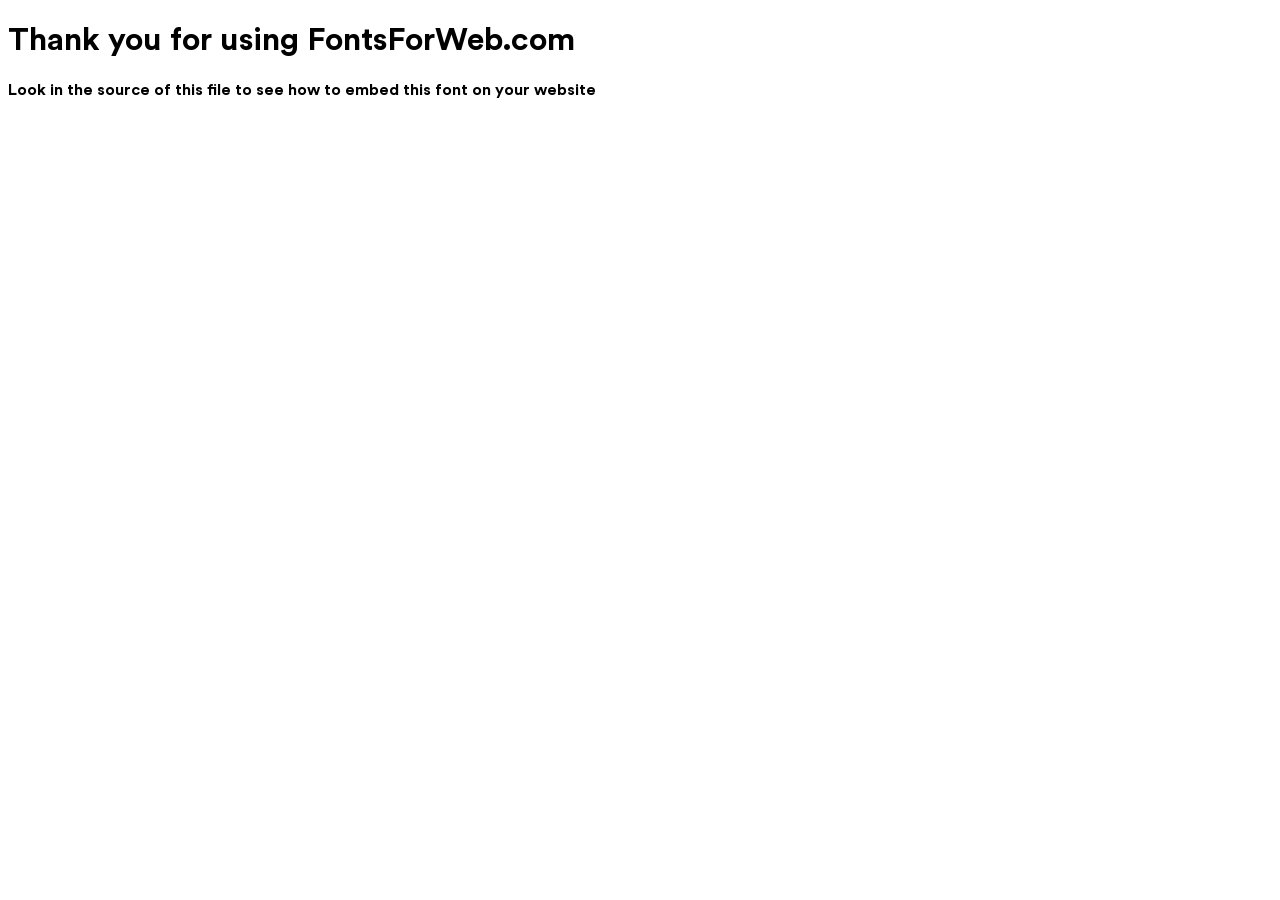
<file: fonts/CircularStdBold/index.html>
<!DOCTYPE html>
<html class="no-js">
    <head>
        <meta charset="utf-8">
        <meta http-equiv="X-UA-Compatible" content="IE=edge">
        <title> web font from FontsForWeb.com</title>
        <meta name="description" content="">
        <meta name="viewport" content="width=device-width, initial-scale=1">
        <link rel="stylesheet" href="font.css">
        <style type="text/css">
		/* when @font-face is defined(it is in font.css) you can add the font to any rule by using font-family */
		h1 {
			font-family: 'CircularStdBold';
		}
		</style>
    </head>
    <body>
    	<h1>Thank you for using FontsForWeb.com</h1>
        <p class="fontsforweb_fontid_79748">Look in the source of this file to see how to embed this font on your website</p>
    </body>
</html>
</file>
<file: css/style-prev.css>
html, body{
    overflow-x: hidden;
    width: 100vw;
    scroll-behavior: smooth;
    -webkit-tap-highlight-color: rgba(255, 254, 254, 0);
    position: absolute;
    top: 0%;
}

*:focus {
    outline: none;
}

button{
    outline: none;
    -webkit-appearance: none;
}

.navbar-toggler{
    border: none;
    -webkit-appearance: none;
    outline: none;
}

.navbar-toggler:focus{
    -webkit-appearance: none;
    outline: none;
}


@font-face{
    font-family: circularStd;
    src: url("../fonts/CircularStd-Bold.otf") format("opentype");
}

@font-face{
    font-family: circularStdMedium;
    src: url("../fonts/CircularStd-Medium.otf") format("opentype");
}

@font-face{
    font-family: circularStdBook;
    src: url("../fonts/CircularStd-Book.otf") format("opentype");
}

.collapsible {
    background-color: #FFFFFF;
    color: #575757;
    cursor: pointer;
    padding: 18px;
    width: 100%;
    border: none;
    text-align: left;
    outline: 0;
    font-size: 15px;
    margin-top: 2%;
    margin-bottom: 1%;
    font-size: 20px;
    -webkit-appearance: none;
}

 .collapsible:focus{
    outline: none;
    -webkit-appearance: none;
} 

/* .collapsible:before{
    padding-right: 10%;
} */

.faq-collapsible{
    border-bottom: 2px solid rgba(18, 14, 61, 0.5);
    width: 100%;
}

.faq-top{
    border-top: 2px solid rgba(18, 14, 61, 0.5);
    width: 100%;
}

a, a:hover, a:after, a:visited, a:active{
    text-decoration: none;
    color: inherit;
}

/* button:hover, .btn:hover, .btn:visited, .btn:active{
    background-color: inherit;
    color: inherit;
    outline: none;
} */

#mainNav{
    position: fixed;
    top: 0%;
    left: 0%;
    background-color:white;
}

.hover-text{
    position: absolute;
    font-family: circularStdBook;
    color: #b94343;
    /* display: none; */
}

@media screen and (max-width: 992px){
   
    .navbar-list{
        border-bottom:2px solid rgb(59, 59, 59); 
        border-top:2px solid rgb(59, 59, 59); 
        padding-bottom: 4%;
        margin-top: 2%;
    }

    .hover-text{
        font-size: 12px;
        margin-bottom: 12px;
    }
}

.collapsible:before {
    margin-top: 5px;
    /* content: '\02795'; */
    font-size: 13px;
    color: #715EFF;
    float: left;
    margin-left: 0px;
    outline: 0;
}

.active:before {
    /* content: "\2796"; Unicode character for "minus" sign (-) */
    color: #ffd405;
}

/* .active, .collapsible:hover {
background-color: #555;
} */

.content {
    padding: 0 18px;
    max-height: 0;
    overflow: hidden;
    transition: max-height 0.2s ease-out;
    color: white;
    font-size: 18px;
    text-align: justify;
    
}

.nav-item{
    font-size: 20px
}

.pointer-svg{
    width: 10%;
}

.calendar-svg{
    width: 12%;
}

/* @media screen and (max-width: 1400px){
    .pointer-svg{
        width: 5%;
    }

    .calendar-svg{
        width: 6%;
    }
} */

.navbar-img{
    width: 200px
}

/* .navbar-img{
    width: 80%;
    min-width: 200px;
} */


@media screen and (max-width:992px){
    .navbar-brand{
        width: 60%;
    }

    .navbar-img{
        width: 30%;
        min-width: 0px;
    }
}

@media screen and (max-width:768px){
    .navbar-brand{
        width: 60%;
    }

    .navbar-img{
        width: 60%;
    }
}

@media screen and (max-width: 992px){
    .collapsible{
        font-size: 16px;
    }

    .content{
        font-size: 14px;
    }

    .nav-item{
        margin-top: 4%;
        font-size: 16px;
    }

    .pointer-svg{
        width: 10%;
    }
    
    .calendar-svg{
        width: 12%;
    }
}

@media screen and (max-width: 768px){
    .collapsible{
        font-size: 14px;
    }

    .content{
        font-size: 12px;
    }

    .pointer-svg{
        width: 12%;
    }
    
    .calendar-svg{
        width: 14%;
    }
}




.navbar-title{
    font-weight: 700;
    background: linear-gradient(to right, #6C63FF 0%, #FF6C56 60%, #FFDB2E 100%);
    -webkit-background-clip: text;
    -webkit-text-fill-color: transparent;
}

.bg-light {
    /* background-color: #f8f9fa!important; */
    background-color: #ffffff!important;
}

.navbar-nav > li{
    margin-left:30px;
    /* margin-right:15px; */
}

.navbar-light .navbar-nav .nav-link {
    color: rgba(0,0,0,.5);
    /* color: rgba(41,41,41,.7);
    font-weight: 500;
    font-size: 18px; */
}

.landing-page{
    height: 100vh;
    width: 100vw;
    min-height: 600px;
    transition: 2s all;
}

@media screen and (max-width:992px){
    .commitment-align{
        padding-left: 2%;
        padding-right: 2%;
    }
}

.landing-contents{
    position: relative;
    top: 50%;
    transform: translate(0, -32%);
    width: 35%;
}

.landing-contents-button {
    margin: 0px 0px;
    padding: 0px 1px;
}

.logo-img{
    width: 107%;
    position: relative;
    left: 50%;
    transform: translate(-50%, 0);
}

.landing-nav-btn{
    width: 90%;
    height: 100%;
    position: relative;
    left: 50%;
    transform: translate(-50%, 0);
    border-radius: 25px;
    border-width: 3px;
    font-family: circularStdMedium;
    font-size: 16px;
}

.landing-nav-apply-btn{
  width: 120%;
  position: relative;
  left: 50%;
  transform: translate(-50%, 0);
  border-radius: 25px;
  border-width: 3px;
  font-family: circularStdMedium;
  font-size: 20px;
}

.landing-info{
    font-size: 20px;
    color: gray;
    font-family: circularStdMedium;
    margin-top: 10%;
    padding: 0px 0px;
}

@media screen and (max-width: 1400px){

    .landing-contents{
        width: 50%;
    }


    .landing-nav-btn{
        font-size: 16px;
        width: 90%;
    }

    .landing-info{
        font-size: 16px;
    }
}

@media screen and (max-width: 992px){

    .landing-contents{
        width: 60%;
    }

    .landing-nav-btn{
        font-size: 10px;
        width: 80%;
    }

    .landing-info{
        font-size: 14px;
        color: gray;
    }
}

@media screen and (max-width: 768px){

    .landing-contents{
        width: 70%;
    }

    .landing-nav-btn{
        font-size: 10px;
        width: 80%;
        margin-top: 10px;
        height: initial;
    }

    .landing-info{
        font-size: 12px;
        color: gray;
    }
}

/* @media screen and (max-height: 300px) and (max-width: 768px){
    .landing-page{
        margin-top: 5%;
    }

    .landing-contents{
        width: 40%;
    }

    .landing-nav-btn{
        font-size: 8px;
        width: 50%;
        margin-top: 10px;
    }

    .landing-info{
        font-size: 10px;
        color: gray;
        font-weight: 600;
    }
} */




.winner-img{
    width: 75%;
    position: relative;
    top: 50%;
    /* left: 60%; */
    transform: translate(0%, -50%);
}

.woman-img{
    position: absolute;
    right: 0;
    width: 160%;
}

.about-img{
    width: 103%;
    position: relative;
    top: 50%;
    left: 40%;
    padding-right: 0px;
    margin-right: 0px;
    transform: translate(-57%, -50%);
}

.commitment-text{
    text-align: right;
    /* margin-right: 20%;  */
    margin-left: 10%;
    position: relative;
    top: 50%;
    transform: translate(0, -50%);
}

.commitment-image {
    padding-top: 8%;
    width: 100%;
}

@media screen and (max-width: 992px){
    .commitment-text{
        margin-right: 10%; 
    }
}

.commitment-title, .faq-heading, .about-title {
    font-size: 45px;
    font-family: circularStd;
    color: #575757;
}


.commitment-contents{
    margin-top: 5%;
    font-size: 20px;
    font-family: circularStdBook;
    color: #818181;
    line-height: 150%;
}

.about-text{
    text-align: left;
    margin-right: 10%; 
    margin-left: 16%;
    position: relative;
    top: 50%;
    transform: translate(0, -50%);
}

.about-video{
    width: 40%;
    position: relative;
    left: 50%;
    transform: translate(-50%, 0);
    margin-top: 5%;
    padding: 0.1%;
    border: 2px solid rgba(41, 41, 41, 0.2);
    box-shadow: 20px 20px rgba(231, 217, 217, 0.1);
}

@media screen and (max-width:1400px){
    .about-video{
        width: 60%;
    }
}

@media screen and (max-width:768px){
    .about-video{
        width: 80%;
    }
}

@media screen and (max-width:992px){
    .about-text{
        margin-left: 10%;
    }
}

.about-contents{
    margin-top: 5%;
    font-size: 20px;
    font-family: circularStdBook;
    color: #818181;
    line-height: 150%;
}

.faq-column{
    position: relative;
    top: 50%;
    transform: translate(0, -50%);
}

.faq-column{
    /* margin-right: 30%; */
    margin-left: 5%;
}

.faq-title{
    /* margin-left: 30%; */
    margin-right: 5%;
}


.faq-text{
    font-family: circularStdBook;
    font-size: 18px;
}




@media screen and (max-width: 1400px){
    .winner-img{
        width: 80%;
    }
}

@media screen and (max-width: 992px){
    .winner-img{
        width: 50%;
        left: 50%;
        transform: translate(-50%, -50%);
        /* margin-top: 5%; */
    }

    .about-img{
        width: 50%;
        left: 50%;
        transform: translate(-50%, -50%);
    }

    .commitment-text, .about-text{
        text-align: center;
        /* margin-top: 5%; */
    }


    .commitment-title, .about-title, .faq-heading {
        font-size: 30px;
    }

    .commitment-contents,.about-contents {
        font-size: 14px;
    }

    .faq-text{
        font-size: 14px;
    }

    .faq-column{
        margin-right: 5%;
        margin-left: 5%;
    }

    .faq-title{
        margin-left: 5%;
        margin-right: 5%;
    }

    .woman-img{
        width: 100%;
    }
}


@media screen and (max-width: 768px){
    .winner-img{
        width: 50%;
        /* margin-top: 5%; */
    }

    .commitment-text, .about-text {
        text-align: center;
        /* margin-top: 5%; */
    }

    .commitment-title, .about-title, .faq-heading {
        font-size: 30px;
    }

    .commitment-contents, .about-contents{
        font-size: 14px;
        line-height: 120%;
    }

    .faq-title{
        margin-bottom: 40%;
    }

    .faq-text{
        font-size: 14px;
    }

    .about-img{
        margin-bottom: 5%;
    }
}

.sponsor-us{
    padding-top: 5%;
    padding-bottom: 5%;
    background: linear-gradient(to right, #6C63FF 0%, #FF6C56 60%, #FFDB2E 100%); 
}

.sponsor-us-row{
    color: white;
    font-size: 20px;
    font-family: circularStdBook;
}



.sponsor-image{
    width: 50%;
    position: relative;
    top: 50%;
    left: 50%;
    transform: translate(-50%, -50%);
}

.title-sponsor-image{
  width: 75%;
  position: relative;
  top: 50%;
  left: 50%;
  transform: translate(-50%, -50%);
}

.associate-sponsor-image{
  width: 60%;
  position: relative;
  top: 50%;
  left: 50%;
  transform: translate(-50%, -50%);
}

.platform-sponsor-image{
  width: 60%;
  position: relative;
  top: 50%;
  left: 50%;
  transform: translate(-50%, -50%);
}

.sponsors{
    padding-top: 10%;
    padding-bottom: 10%;
    padding-left: 15%;
    padding-right: 15%;
}

.image-column{
    width: 100%;
    overflow: hidden;
    margin-top: 50px;
    /* margin: auto; */
    display: block;
}

.sponsor-title{
    font-family: circularStd;
    color: #575757;
    font-size: 45px;
}

.patron-title{
  padding-top: 10%;
  font-family: circularStd;
  color: #575757;
  font-size: 45px;
}

@media screen and (max-width: 992px){
    .main-sponsors{
        margin-bottom: 10%;
    }
}

@media screen and (max-width: 992px){
    .sponsor-title, .patron-title {
        font-size: 30px;
    }

    .sponsor-us-row{
        font-size: 18px;
    }

    .platform-sponsor-image {
      width: 50%;
    }

    .sponsor-us{
        padding-top: 10%;
        padding-bottom: 10%;
    }
}

@media screen and (max-width: 768px){
    .sponsor-title, .patron-title {
        font-size: 30px;
    }

    .associate-sponsor-image {
      width: 60%;
    }

    .sponsor-image {
      width: 40%;
    }

    .sponsor-us-row{
        font-size: 14px;
    }

}


@media screen and (max-width: 400px){
    .sponsor-us-row{
        font-size: 12px;
    }
}


.footer{
    padding-top: 6%;
    padding-bottom: 3%;
}

.footer-row{
    width: 35%;
    margin: auto;
    text-align: center;
    margin-bottom: 3%;
}

.footer-title{
    font-weight: 600;
    background: linear-gradient(to right, #6C63FF 0%, #FF6C56 60%, #FFDB2E 100%);
    -webkit-background-clip: text;
    -webkit-text-fill-color: transparent;
    font-size: 24px;
    font-family: circularStdBook;
}

.footer-info{
    font-family: circularStdBook;
    font-size: 20px;
    color: #575757;
    line-height: 140%;
}

.footer-social-links{
    font-family: circularStdBook;
    font-size: 20px;
    color: #818181;
}

.footer-logo-img{
    width: 40%;
}



@media screen and (max-width: 992px){
    .footer-row{
        width: 50%;
    }

    .footer-info, .footer-social-links{
        font-size: 16px;
    }

    .footer-logo-img{
        width: 60%;
    }
}


@media screen and (max-width: 768px){
    .footer{
        padding-top: 15%;
        padding-bottom: 10%;
    }

    .footer-row{
        width: 80%;
        margin-bottom: 5%;
    }

    .footer-title{
        font-size: 18px;
    }

    .footer-info, .footer-social-links{
        font-size: 14px;
    }

    .footer-logo-img{
        width: 50%;
    }
}

/*-------- Previous Speakers Section starts AND Team Section----------*/

.previous-speakers{
    padding-bottom: 5%;
}

.team {
    padding-top: 5%;
    padding-bottom: 5%;
}

.team-title {
    padding-top: 4%
}

.team-social {
    padding-left: 5px;
    padding-right: 5px;
}

@media screen and (max-width: 1400px){
    .team-title {
        padding-top: 8%;
    }
}

@media screen and (max-width: 992px){
    .team-title {
        padding-top: 14%;
    }
}

@media screen and (max-width: 768px){
    .team-title {
        padding-top: 18%;
    }
}

.circle{
    margin: 0 auto;
    margin-top:30px;
    background-size: 170%;
    background-position:center;
    border-radius:50%;
    border:4px solid #FFFFFF;
    width:156px;
    height:156px;
    -moz-box-shadow: 0 3px 20px rgba(0, 0, 0, 0.16);
    -webkit-box-shadow: 0 3px 20px rgba(0, 0, 0, 0.16);
    box-shadow: 0 3px 20px rgba(0, 0, 0, 0.16);
    margin-bottom: 30px;
    margin-top: 30px;
    position: relative;
    left: 50%;
    transform: translate(-50%, 0);
}

.speaker-row {
    margin-left: 10%;
    margin-right: 10%;
    /* padding-left: 8%;  
    padding-right: 8%;  
    align-items: center;
    text-align: center;
    width: 100%; */
}

.circle-holder {
    margin: 0px 0px;
    padding: 0px 0px;
}

.speaker-title{
    font-size: 45px;
    font-family: circularStd;
    color: #575757;
    text-align: center;
    margin-bottom: 8%;
}

.speaker-text {
    text-align: center;
    font-size: 20px;
    font-family: circularStdBook;
    padding: 1px 1px;
    margin: 0px 0px;
}

.speaker-company {
    color: #575757;
}


.speaker-name {
    color: #575757;
    font-weight: bold;
}

.speaker-about {
    color: #818181;
}

@media screen and (max-width: 1400px){
    .speaker-row {
        margin-left: 0%;
        margin-right: 0%;
    }
}

@media screen and (max-width: 992px){
    .speaker-company {
        font-size: 14px;
    }
    
    .speaker-name {
        font-size: 14px;
    }
    
    .speaker-about {
        font-size: 14px;
    }

    .previous-speakers{
        padding-top: 10%;
        padding-bottom: 10%;
    }
}

@media screen and (max-width: 768px){
    .speaker-title{
        font-size: 30px;
    }

    .previous-speakers{
        padding-top: 20%;
        padding-bottom: 20%;
    }
}

/*-------- Previous Speakers Section ends  ----------*/

/*-------- Timeline Section starts  ----------*/

.timeline{
  padding-top: 10%;
  padding-bottom: 10%;
  padding-right: 10%;
  padding-left: 10%;
}

.winner-timeline-img{
  width: 100%;
  position: relative;
  top: 50%;
  /* left: 80%; */
  transform: translate(0%, -50%);
}

.timeline-img{
  width: 100%;
  position: relative;
  top: 60%;
  right: 65%;
  transform: translate(50%, -50%);
}

.timeline-text{
  text-align: right;
  /* margin-right: 30%;  */
  margin-left: 5%;
}

.timeline-title {
  font-size: 45px;
  font-family: circularStd;
  color: #575757;
}

@media screen and (max-width: 992px){
  .timeline{
    padding-left: 2%;
    padding-right: 2%;
  } 
  
  .winner-timeline-img {
      height: 75%;
      top: 0%;
      left: 60%;
      transform: translate(-50%, 0%);
  }

  .timeline-img {
    width: 80%;
    /* margin-left: 10%; */
    top: 0%;
    left: 40%;
    transform: translate(-50%, 0);
  }

  .timeline-text {
    text-align: center;
    margin-left: 10%;
    margin-right: 10%;
  }

  .timeline-title {
      font-size: 30px;
  }
}

@media screen and (max-width: 768px){
  .timeline{
      padding-top: 20%;
      padding-bottom: 20%;
  }
}

@media screen and (max-width: 768px){
  .timeline-img {
    width: 100%;
    margin-left: 10%;
  }

  .timeline-text{
      text-align: center;
      /* margin-top: 5%; */
  }

  .timeline-title{
      font-size: 30px;
  }
}

@media screen and (max-width: 1400px){
  .timeline-img{
    width: 110%;
  }
}

/*-------- Timeline Section ends  ----------*/



#hint-apply-now {
  fill: #323232;
  border-color: #323232; 
  color:#323232;
}

#hint-apply-now:active:focus {
  fill: #fff;
  color: #fff
} 


.prizes{
  padding-top: 10%;
  padding-bottom: 10%;
  padding-left: 25%;
  padding-right: 25%;
}

@media screen and (max-width: 2000px){
    .prizes{
        padding-right: 20%;
        padding-left: 20%;
    }
}

@media screen and (max-width: 1700px){
    .prizes{
        padding-right: 10%;
        padding-left: 10%;
    }
}

@media screen and (max-width: 1400px){
    .prizes{
        padding-right: 5%;
        padding-left: 5%;
    }
}

@media screen and (max-width: 992px){
    .prizes{
        padding-right: 10%;
        padding-left: 10%;
    }
}

@media screen and (max-width: 768px){
    .prizes{
        padding-right: 0%;
        padding-left: 0%;
    }

    .prize-container{
        height: 260px;
        width: 260px;
    }
}

.prize-container{
  height: 360px;
  width: 300px;
  border: solid 1px rgba(41, 41, 41, 0.1);
  box-shadow: 5px 5px 25px 0 rgba(46,61,73,0.2);
  margin-bottom: 75px;
  -webkit-transition: box-shadow 0.4s ease-out;
  -moz-transition: box-shadow 0.4s ease-out;
  -o-transition: box-shadow 0.4s ease-out;
  transition: box-shadow 0.4s ease-out;
}

.top-prize{
    /* border: 2px solid rgba(241, 35, 3, 0.3); */
    /* box-shadow: 10px 10px 35px 0 rgba(46,61,73,0.2); */
}

.prize-container:hover{
    box-shadow: 2px 4px 8px 0 rgba(46,61,73,0.2);
}

.image-row{
  height: 60%;
}

.special-image-row{
    height: 50%;
}

.prize-image{
  height: 80%;
  width: 80%;
  position: relative;
  left: 50%;
  top: 50%;
  transform: translate(-50%, -50%);
}

.prizes-row{
  /* margin-bottom: 5rem; */
  color: #575757;
  font-size: 28px;
  font-family: circularStdBook;
}

.desc-row{
  color: #575757;
  font-size: 20px;
  font-family: circularStdBook;
}

/* .image-text{
    position: relative;
    left: 50%;
    top: 45%;
    transform: translate(-50%, -50%);
    text-align: center;
    font-size: 50px;
    background: linear-gradient(#6C63FF 0%, #FF6C56 60%, #FFDB2E 100%);
    background: -webkit-linear-gradient(#6C63FF 0%, #FF6C56 60%, #FFDB2E 100%);
    background: -moz-linear-gradient(top, #6C63FF 0%, #FF6C56 60%, #FFDB2E 100%);
    background: -o-linear-gradient(#6C63FF 0%, #FF6C56 60%, #FFDB2E 100%);
    -webkit-background-clip: text;
    background-clip: text;
    -moz-background-clip: text;
    -webkit-text-fill-color: transparent;
    -webkit-text-fill-color: transparent;
    -moz-text-fill-color: transparent;
} */

@media screen and (-webkit-min-device-pixel-ratio:0) { 
    .image-text{
        position: relative;
        left: 50%;
        top: 45%;
        transform: translate(-50%, -50%);
        text-align: center;
        font-size: 50px;
        background: linear-gradient(#6C63FF 0%, #FF6C56 60%, #FFDB2E 100%);
        background: -webkit-linear-gradient(#6C63FF 0%, #FF6C56 60%, #FFDB2E 100%);
        background: -moz-linear-gradient(top, #6C63FF 0%, #FF6C56 60%, #FFDB2E 100%);
        background: -o-linear-gradient(#6C63FF 0%, #FF6C56 60%, #FFDB2E 100%);
        -webkit-background-clip: text;
        background-clip: text;
        -moz-background-clip: text;
        color: transparent;
        /* -webkit-text-fill-color: transparent; */
        /* -webkit-text-fill-color: transparent; */
        /* -moz-text-fill-color: transparent; */
    }
}

@-moz-document url-prefix() {
    @supports (mix-blend-mode: lighten) {
        .image-text {
          display: inline-block;
          position: relative;
          left: 50%;
        top: 45%;
        font-size: 50px;
        transform: translate(-50%, -50%);
          color: #000;
          background: #fff;
          mix-blend-mode: multiply;
        }
        .image-text::before {
          content: '';
          display: block;
          position: absolute;
          top: 0;
          right: 0;
          bottom: 0;
          left: 0;
          background: linear-gradient(to right,#6C63FF, #FF6C56, rgb(218, 125, 20));
          pointer-events: none;
        }
        .image-text::before {
          mix-blend-mode: screen;
        }
      }
}

/* @supports (mix-blend-mode: lighten) {
    .image-text {
      display: inline-block;
      position: relative;
      left: 50%;
    top: 45%;
    font-size: 50px;
    transform: translate(-50%, -50%);
      color: #000;
      background: #fff;
      mix-blend-mode: multiply;
    }
    .image-text::before {
      content: '';
      display: block;
      position: absolute;
      top: 0;
      right: 0;
      bottom: 0;
      left: 0;
      background: linear-gradient(to right,#6C63FF, #FF6C56, rgb(218, 125, 20));
      pointer-events: none;
    }
    .image-text::before {
      mix-blend-mode: screen;
    }
  } */

  @supports (mix-blend-mode: lighten) {
    .image-text2 {
      display: inline-block;
      position: relative;
      left: 50%;
    top: 45%;
    font-size: 50px;
    transform: translate(-50%, -50%);
      color: #000;
      background: #fff;
      mix-blend-mode: multiply;
    }
    .image-text2::before {
      content: '';
      display: block;
      position: absolute;
      top: 0;
      right: 0;
      bottom: 0;
      left: 0;
      background: linear-gradient(to right,#6C63FF, #FF6C56, #FFDB2E);
      pointer-events: none;
    }
    .image-text2::before {
      mix-blend-mode: screen;
    }
  }

.top-prize-image{
    position: absolute;
    left: 50%;
    top: 50%;
    transform: translate(-50%, -50%);
    height: 60%;
    width: 60%;
    opacity: 0.1;
}



/* .speakers-row{
    width: 80%;
} */

.speakers-card{
    width: 90%;
    position: relative;
    left: 50%;
    top: 50%;
    transform: translate(-50%, -50%);
}

.speakers-image{
    width: 100%;
    border-radius: 50%;
}

.speakers-name{
    height: 40%;
}

.speakers-name-inner{
    position: relative;
    top:30%;
    /* left: 50%; */
    transform: translateY(-50%);
}

.speakers-description{
    height: 60%;;
}

.speakers-description-title{
    text-align: center;
}





.mentors{
    padding-top: 8%;
    padding-bottom: 10%;
}

.mentor-row{
    width: 60%;
    position: relative;
    left: 50%;
    transform: translateX(-50%);
    margin: 0;
}


.mentor-container{
    border-right: solid 1px rgba(41, 41, 41, 0.1);
    border-bottom: solid 1px rgba(41, 41, 41, 0.1);
    box-shadow: 5px 5px 25px 0 rgba(46,61,73,0.2);
    -webkit-transition: padding 0.4s ease-out, width 0.4s ease-out, margin-bottom 0.4s ease-out, margin-top 0.4s ease-out;
    -moz-transition: padding 0.4s ease-out, width 0.4s ease-out, margin-bottom 0.4s ease-out, margin-top 0.4s ease-out;
    -o-transition: padding 0.4s ease-out, width 0.4s ease-out, margin-bottom 0.4s ease-out, margin-top 0.4s ease-out;
    transition: padding 0.4s ease-out, width 0.4s ease-out, margin-bottom 0.4s ease-out, margin-top 0.4s ease-out;
    margin-bottom: 5%;
    padding: 2%;
    width: 60%;
    position: relative;
    left: 50%;
    transform: translateX(-50%);
}

/* .mentor-container:hover{
    box-shadow: 2px 4px 8px 0px rgba(46,61,73,0.2);
} */



.mentor-img{
    width:150px;
    height:150px;
    position: relative;
    top: 50%;
    left: 50%;
    transform: translate(-50%, -50%);
    border-radius: 50%;
    -moz-box-shadow: 0 3px 20px rgba(0, 0, 0, 0.16);
    -webkit-box-shadow: 0 3px 20px rgba(0, 0, 0, 0.16);
    box-shadow: 0 3px 20px rgba(0, 0, 0, 0.16);
    border:4px solid #FFFFFF;

    -webkit-transition:  width 0.4s ease-out, height 0.4s ease-out;
    -moz-transition: width 0.4s ease-out, height 0.4s ease-out;
    -o-transition: width 0.4s ease-out, height 0.4s ease-out;
    transition: width 0.4s ease-out, height 0.4s ease-out;
}

.mentor-title{
    font-family: circularStdBook;
    color: #575757;
    position: relative;
    top: 50%;
    transform: translateY(-50%);
    /* margin-bottom: 2%; */

    -webkit-transition:  top 0.4s ease-out, transform 0.4s ease-out;
    -moz-transition: top 0.4s ease-out, transform 0.4s ease-out;
    -o-transition: top 0.4s ease-out, transform 0.4s ease-out;
    transition: top 0.4s ease-out, transform 0.4s ease-out;
}

.mentor-name{
    font-size: 35px;
    font-weight: bold;
}

.mentor-designation{
    font-size: 25px;
}


.mentor-info{
    font-family: circularStdBook;
    color: #575757;
    font-size: 20px;
    text-align: justify;
    opacity: 0;
    -webkit-transition:  display 0.4s ease-out, opacity 0.3s ease-in-out, color 2s ease-out;
    -moz-transition: display 0.4s ease-out, opacity 0.3s ease-in-out, color 2s ease-out;
    -o-transition: display 0.4s ease-out, opacity 0.3s ease-in-out, color 2s ease-out;
    transition: display 0.4s ease-out, opacity 0.3s ease-in-out, color 2s ease-out;
}

.mentor-container:hover .mentor-info{
    opacity: 1;
    -webkit-transition:  opacity 1s ease-in-out, color 2s ease-out;
    -moz-transition: opacity 1s ease-in-out, color 2s ease-out;
    -o-transition: opacity 1s ease-in-out, color 2s ease-out;
    transition: opacity 1s ease-in-out, color 2s ease-out;
}


.mentor-container:hover .mentor-img{
    width:250px;
    height:250px;
}

.mentor-container:hover{
    padding: 5%;
    width: 100%;
    /* margin-bottom: 5%;
    margin-top: 5%; */
}

.mentor-container:hover .mentor-title{
    top: 0%;
    transform: translateY(0);
    margin-bottom: 2%;
}



@media screen and (max-width: 1400px){
    .mentor-container{
        width: 80%;
    }
}


@media screen and (max-width: 992px){
    .mentor-img{
        width: 120px;
        height: 120px;
    }

    .mentor-name{
        font-size: 25px;
    }
    
    .mentor-designation{
        font-size: 20px;
    }

    .mentor-info{
        font-size: 14px;
    }
}

@media screen and (max-width: 768px){
    .mentor-img{
        width: 150px;
        height: 150px;
        margin-bottom: 10%;
    }

    .mentor-container{
        width: 90%;
    }

    .mentor-container{
        padding: 10%;
        margin-bottom: 20%;
    }
}

@media screen and (max-width: 576px){
    .mentor-container{
        padding: 10%;
    }
    .mentor-row{
        width: 100%;
    }
}




.track-image{
    height: 40px;
    width: 40px;
}

.tracks-list{
    list-style: none;
}

.tracks-list > li{
    margin-bottom: 10px;
}

/*-------- Projects Section starts  ----------*/


.project-row {
    margin-left: 10%;
    margin-right: 10%;
    /* padding-left: 8%;  
    padding-right: 8%;  
    align-items: center;
    text-align: center;
    width: 100%; */
}

.card {
    background: #fff;
    border-radius: 8px;
    display: inline-block;
    height: 300px;
    position: relative;
    width: 92%;
    margin-right: 10%;border: solid 1px rgba(41, 41, 41, 0.1);
    box-shadow: 5px 5px 25px 0 rgba(46,61,73,0.2);
    margin-bottom: 35px;
    -webkit-transition: box-shadow 0.4s ease-out;
    -moz-transition: box-shadow 0.4s ease-out;
    -o-transition: box-shadow 0.4s ease-out;
    transition: box-shadow 0.4s ease-out;
    border-style: solid;
    border-width: 2px;
    border-color: rgba(255, 108, 86, 0.4);
    padding: 4%;
    /*background: linear-gradient(to right, rgba(108,99,255, 0.2) 0%, rgba(255,108,86, 0.1) 60%, rgba(255,219,46, 0.2) 100%);*/
}

.winner {
  border: solid 1px rgba(41, 41, 41, 0.01);
  background: linear-gradient(to right, rgba(108,99,255, 0.1) 0%, rgba(255,108,86, 0.1) 60%, rgba(255,219,46, 0.1) 100%);
}

.card:hover {
  box-shadow: 2px 4px 8px 0 rgba(46,61,73,0.2);
}

.project {
    padding-top: 2%;
    padding-bottom: 2%; 
}


.project-title{
    padding-top: 5%; 
    font-size: 36px;
    font-family: circularStd;
    color: #575757;
    text-align: center;
    margin-bottom: 3%;
}


@media screen and (max-width: 2000px){
    .hint-4 {
        display: inline;
    }
}

@media screen and (max-width: 1400px){
    .project-title {
        padding-top: 6%;
        margin-bottom: 3%;
    }
    .hint-4 {
        display: inline;
    }
    .card {
        height: 295px;
    }
}

@media screen and (max-width: 992px){
    .project-title {
        padding-top: 6%;
        margin-bottom: 4%;
    }
    .hint-4 {
        display: inline;
    }

    .project-row {
        margin-left: 1%;
        margin-right: 1%;
        /* padding-left: 8%;  
        padding-right: 8%;  
        align-items: center;
        text-align: center;
        width: 100%; */
    }

    .card {
        height: 300px;
    }
}

@media screen and (max-width: 768px){
    .project-title {
        padding-top: 12%;
        font-size: 26px;
    }

    .hint-4 {
        display: block;
        font-size: 30px;
    }
    .card {
        height: 305px;
        width: 100%;
    }
}

.project-text-title {
    font-size: 26px;
    font-weight: 700;
    padding: 18px;
    padding-bottom: 4px;
    padding-top: 15px;
    font-family: circularStdBook;
}

.project-text-team-name {
    font-size: 16px;
    font-weight: 700;
    padding: 0px 18px;
    margin-bottom: 0px;
    font-family: circularStdBook;

}

.project-text-team {
    font-size: 16px;
    font-weight: 700;
    padding: 0px 18px;
    margin-top: 0px;
    font-family: circularStdBook;
    color: #575757;
}

.project-text-summary {
    font-size: 14px;
    padding: 8px 18px;
    font-family: circularStdBook;
    color: #575757;
}


/* width */
::-webkit-scrollbar {
    width: 5px;
  }
  
  /* Track */
  ::-webkit-scrollbar-track {
    background: #f1f1f1; 
  }
   
  /* Handle */
  ::-webkit-scrollbar-thumb {
    background: rgba(100, 100, 100, 0.5); 
    border-radius: 100px;
  }
  
  /* Handle on hover */
  ::-webkit-scrollbar-thumb:hover {
    background: #555; 
  }

.project-text-more {
    font-size: 16px;
    font-weight: 600;
    position: absolute;

    right: 16px;
    bottom: 10px;
    font-family: circularStdBook;
    color: #575757;
}

.project-tag {
    font-size: 90px;
    font-weight: 600;
    position: absolute;

    right: -20px;
    top: -65px;
    font-family: circularStdBook;
}

.hint-4 {
    
    font-size: 40px;
    background: linear-gradient(#6C63FF 0%, #FF6C56 60%, #FFDB2E 100%);
    background: -webkit-linear-gradient(#6C63FF 0%, #FF6C56 60%, #FFDB2E 100%);
    background: -moz-linear-gradient(top, #6C63FF 0%, #FF6C56 60%, #FFDB2E 100%);
    background: -o-linear-gradient(#6C63FF 0%, #FF6C56 60%, #FFDB2E 100%);
    -webkit-background-clip: text;
    background-clip: text;
    -moz-background-clip: text;
    color: transparent;
}


@media screen and (min-width: 992px)
{
    .shadowFix {
        box-shadow:  0 6px 18px 0 rgba(46,61,73,0.1);
    }
    
}

/*--------- Projects Section ends  -----------*/
</file>
<file: css/style.css>
html {
	scroll-behavior: smooth;
}

body {
	font-size: 10px;
	color: white;
	margin: 0;
	padding: 0;
	background-color: #07071C;
}

a,
a:hover,
a:after,
a:visited,
a:active {
	text-decoration: none;
	color: inherit;
}

@font-face {
	font-family: 'CeraPro';
	src: url('../fonts/cera pro sv/Cera\ Pro\ Medium.otf') format('opentype');
}

.nav-link {
	font-size: 1.1rem;
	color: white !important;
	font-family: 'CeraPro';
}

#mainNav {
	padding-right: 60px;
}

.main-nav {
	background: transparent !important;
	padding-top: 1%;
	padding-bottom: 1%;
	transition: all 0.8s ease-in-out;
}

.home-page {
	height: 100vh;
	width: 100%;
	background-color: linear-gradient(180deg, #000000 27.36%, rgba(0, 0, 0, 0) 133.38%), linear-gradient(180deg, #04002C 0%, #001C43 100%);
	position: relative;
}

.mountain {
	width: 110%;
	position: absolute;
	left: 50%;
	bottom: 0;
	transform: translate(-50%, 0);
	display: inline-block;
	opacity: 1;
}

@media screen and (max-width: 992px) {
	.mountain {
		width: 200%;
	}
}

@media screen and (max-width: 768px) {
	.mountain {
		width: 1000px;
	}
	.faq-line {
		/* height: 200px; */
		margin-top: -150%;
	}
	/* #front{
        left: 90%;
    }

    #back{
        left: 100%;
    } */
}

#front,
#mid,
#back {
	transition: margin-left 2s ease-in-out;
}

#logo {
	position: relative;
	left: 50%;
	transform: translate(-50%, 0);
	width: 100%;
	margin-bottom: 20px;
	text-align: center;
}

.schedule-back{
	opacity: 1;
	/* border: 2px solid blue; */
	display: block;
	font-size: 20vw;
	font-family: 'CeraPro';
	width: 100%;
	text-align: center;
	/* border: solid 2px red; */
	
}

.schedule-front{
	font-family: 'CeraPro';
	/* border: 2px solid red; */
	display: block;
	position: relative;
	/* left: -150px; */
	/* top:-2vw; */
	bottom:19vw;
	font-size: 6vw;
	text-align: center;
	/* margin-bottom: 0px; */
	/* opacity: 0.51; */
}



.heading {
	max-width: 60%;
	text-align: center;
	position: relative;
	left: 50%;
	transform: translate(-50%, -65%);
	top: 50%;
	z-index: 1;
}

.heading h1 {
	letter-spacing: 1px;
	font-size: 5em;
	margin-bottom: 0.5em;
}



.event {
	margin: auto;
	margin-bottom: 30px;
}

.event li {
	list-style: none;
	display: inline-block;
	font-size: 2em;
	font-weight: 500;
}

#time {
	margin-left: 50px;
}

.schedule i {
	margin-right: 5px;
}

.about {
	width: 100%;
	min-height: 100vh;
	position: relative;
	background: url(../images/date-gradient.svg), url(../images/speaker-gradient.svg);
	background-position: -50% 10%, 100% 75%;
	background-repeat: no-repeat, no-repeat;
}

#dot-line {
	position: absolute;
	top: -5%;
	left: 0;
	height: 33%;
}

#tri-dark {
	position: absolute;
	top: 0%;
	right: 9%;
	width: 35vw;
}


/* #line img
{
    width: 40%;
}

#triangle img
{
    width: 80%;
    margin-top: 100px;
    margin-left: 12%;
} */

#mainNav {
	overflow: hidden;
}

#content div {
	max-width: 70%;
	margin: 0 auto;
	text-align: center;
}

#content div h1 {
	font-size: 4em;
	margin-bottom: 20px;
}

#content div p {
	font-size: 1.2rem;
	max-width: 85%;
	margin-left: 7.5%;
	margin-bottom: 2rem;
}

.up {
	width: 100%;
	margin-bottom: -5px;
}

.down {
	width: 100%;
	margin-top: -5px;
}

.row {
	margin: 0;
}

#zigzag img {
	float: right;
	margin-right: 10%;
	width: 16%;
}

#square img {
	width: 90%;
	margin-top: 7%;
}

.commitment {
	width: 100%;
	/* background-color: #211B5C; */
	/* height: 100vh; */
	position: relative;
}

.commit-row {
	font-size: 20px;
	text-align: left;
	align-items: center;
	justify-content: center;
}

.commit-row div {
	margin-top: 40px;
}

.neo {
	text-align: center;
	font-size: 35px;
	font-weight: bold;
}

#com-line {
	position: absolute;
	top: -30px;
	right: 50px;
	height: 15%;
}

#sq-orange {
	position: absolute;
	top: 7.5%;
	left: 0;
	height: 85%;
}

#com-content {
	width: 100%;
	text-align: center;
}

.com {
	position: relative;
	top: 50%;
	left: 50%;
	transform: translate(-50%, -50%);
	width: 100%;
	text-align: center;
}

.neo-img{
	width: 50%; 
	margin-left: 25%;
}

.coc-above{
	margin-right: 10%;
}

.coc {
	font-weight: bold;
	background: -webkit-linear-gradient(0deg, rgba(151, 70, 158, 1) 20%, rgba(193, 70, 164, 1) 40%, rgba(239, 72, 156, 1) 60%, rgba(255, 106, 72, 1) 80%, rgba(247, 151, 55, 1) 100%);
	-webkit-background-clip: text;
	-webkit-text-fill-color: transparent;
}

.prize-box {
	position: relative;
}

.glow {
	position: absolute;
	width: 100%;
	border-radius: 16px;
	top: 0;
	left: 0;
	z-index: -1;
}


/* #com-content div p
{
    font-size: 1.2rem;
    max-width: 60%;
    margin: 0 auto;
   
} */

.main-commit {
	position: relative;
	padding-top: 5%;
	font-style: Cera Pro;
	background: url(../images/commit-gradient.svg);
	background-position: 100% 0%;
	background-repeat: no-repeat;
}


.sponsorship {
	width: 100%;
	background-color: #0C0C0C;
}

#female-pic {
	max-width: 80%;
	margin: 0 auto;
}

#female-pic img {
	max-width: 100%;
	position: relative;
	border-radius: 17px;
	transform: translate(0%, -25%);
}

#brochure {
	max-width: 100%;
}

#brochure img.line {
	max-width: 100%;
	margin-top: -8%;
	/* margin-top: -150px; */
}

.faq-line {
	max-width: 100%;
	/* position: relative; */
	z-index: 0;
	margin-top: -60%;
}

.fadetext h1{
	/* font-size: 100vw; */
}
.what {
	font-size: 4rem;
	font-weight: 300;
	letter-spacing: 0.3rem;
}
.what-par{
	
	position: relative;
}

.atlassian{
	display: flex;
	justify-content: center;
	/* width: 80%; */
}

.event-partner{
	top: 5%;
	font-size: 4rem;
	display: flex;
	justify-content: center;
}

.fadetext{
	position: absolute;
	width: 100%;
	user-select: none;
	text-align: center;
	top: -90%;

}
.fadetext div{
	opacity: 5%;
	font-stretch: ultra-expanded;
	font-size: 9vw;
	font-weight: bold;
}
.brochure-box {
	max-width: 80%;
	background: -webkit-linear-gradient(0deg, rgba(33, 27, 92, 0.8018557764902836) 35%, rgba(11, 11, 46, 0.3536765047816002) 100%);
	backdrop-filter: blur(40px);
	height: 280px;
	margin: 0 auto;
	border-radius: 8px;
	position: relative;
	top: 60px;
	transform: translate(0%, -185%);
	z-index: 5;
}

.broch-txt1 {
	font-size: 34px;
	font-weight: bold;
	position: relative;
}

.broch-txt2 {
	font-size: 20px;
	position: relative;
}

.broch-btn {
	display: flex;
	align-items: center;
	justify-content: center;
}

.brochure_button {
	font-family: "CeraPro";
	align-items: center;
	color: white;
	padding: 16px 32px !important;
	font-size: 0.9em;
	background: linear-gradient(97.62deg, rgba(255, 255, 255, 0.2) -25.62%, rgba(255, 255, 255, 0.05) 141.02%);
	border-radius: 10px;
	font-weight: 500;
	cursor: pointer;
	border: none;
	/* transition:  .3s linear !important; */
}

/* .brochure_button:hover { */
	/* background: linear-gradient(97.62deg, rgba(255, 255, 255, 0.05)  -25.62%, rgba(255, 255, 255, 0.2) 141.02%); */
	/* transition:  .3s linear; */
/* } */

/* .broch-dwn {
	background: linear-gradient(97.84deg, rgba(255, 255, 255, 0.2) -27.35%, rgba(255, 255, 255, 0.05) 140.59%);
	border-radius: 8px;
	color: white;
	text-shadow: 0px -2px 2px rgba(255, 255, 255, 0.1), 0px 2px 42px rgba(0, 0, 0, 0.25), 0px 8px 40px #000000;
	border: #001C43;
	padding-top: 10px;
	padding-bottom: 10px;
} */

.flex-container {
	display: flex;
}

.brch {
	display: flex;
	align-items: center;
	justify-content: center;
	width: 100%;
	text-align: center;
	margin: 0 !important;
}


/* .flex-container .ribbon
{
    width: 20%;
} */


/* .flex-container .brch
{
    width: 80%;
} */

.flex-container .dot {
	width: 20%;
}

.brochure-box .link {
	margin: 0;
	/* position: relative; */
	/* top:50%; */
	/* left:50%; */
	/* transform: translate(-50%, -50%); */
	width: 100%;
	/* text-align: center; */
}


/* .link p
{
    font-size: 3em;
} */


/* .link a
{
    font-size: 2.4em;
    color:white;
    text-decoration: underline;
} */

#brochure {
	padding: 0;
}


/* .blue-box
{
    display: inline-block;
} */

.ribbon {
	position: relative;
}

.ribbon img {
	position: absolute;
	top: -28px;
	left: -50px;
	height: 110%;
}

.dot {
	position: relative;
}

.dot img {
	position: absolute;
	bottom: 20px;
	right: 20px;
	width: 50%;
	text-align: center;
}

.up-curve img {
	width: 100%;
	margin-bottom: -20px;
}

.up-curve {
	padding: 0;
}


/* .faq
{
    position: relative;
    background:  #211B5C;
    padding-top: 40px;
    padding-bottom: 40px;
} */

.faq-heading {
    text-align: center;
    font-size: 45px;
    color: white;
    margin-bottom: 40px;
    font-family: CeraPro-Medium;
}
.faq-box{
    width:70%; 
    margin:auto; 
    background: linear-gradient(113.9deg, rgba(255, 255, 255, 0.15) 6.55%, rgba(255, 255, 255, 0) 118.89%, rgba(255, 255, 255, 0) 123.74%);
    backdrop-filter: blur(40px);
    border-radius: 20px;
    padding-top: 5%;
    font-family: Cera Pro;
}
.faques{ 
    font-family: CeraPro;
    font-style: normal;
    font-size: 32px;
    border: none;
}
.text-background-transparent{
    background: -webkit-linear-gradient(0deg, rgba(151,70,158,1) 20%, rgba(193,70,164,1) 40%, rgba(239,72,156,1) 60%, rgba(255,106,72,1) 80%, rgba(247,151,55,1) 100%);
    -webkit-background-clip: text;
    -webkit-text-fill-color: transparent;
    font-weight: bold;
}
#faq{
    /* padding-top: 20%; */
    padding-bottom: 10%;
    /* -moz-background: url(../images/faq-gradient.svg),#07071C;
    background: url(../images/faq-gradient.svg),#07071C;
    -moz-background-position: -700% 90%;
    background-position: -700% 90%; */
    background-repeat: no-repeat;
    font-family: Cera Pro;
}

.iconclass{
    transform: rotate(0deg);
}


/* .faq-head #q-mark {
    position: absolute;
    top: -80px;
    right: 50px;
    height: 120%;
    animation: wiggle 2s infinite;
} */


/* .faq-head h1
{
    position: relative;
    top: 50%;
    left: 50%;
    transform: translate(-50%, -50%);
    width: 100%;
    text-align: center;
} */

#lady {
	text-align: center;
	margin-top: 90px;
}

.bandi {
	width: 70%;
	margin: 0 auto;
}

.collapsible:before {
	padding-right: 0;
}

#lady p {
	max-width: 70%;
	margin: 0 auto;
	font-size: 1.8em;
	padding-top: 30px;
}

.commitment {
	padding-top: 150px;
	padding-bottom: 100px;
}

.about {
	padding-top: 0;
}

.collapsible {
	background: transparent;
	color: rgba(255, 255, 255, 0.44);
}

.col-md-7 {
	margin-top: 100px;
}

.faq-column {
	width: 80%;
	margin-left: 15%;
}

.bottom-curve img {
	width: 100%;
	margin-top: -15px;
}

.bottom-curve {
	padding: 0;
}

@media screen and (min-width: 768px) {
	.later {
		display: none;
	}
	.col-md-7 {
		margin-top: 60px;
		margin-bottom: 100px;
	}
	#faq-sec {
		max-width: 80%;
		margin: 0 auto;
	}
	.faq-box {
		border-radius: 10px;
		padding-right: 5px;
		padding-left: 5px;
	}
}

@media screen and (min-width: 1300px) {
	/* #content div p {
        font-size: 1.2rem;
        max-width: 75%;
        margin-left: 12.5%;
    } */
	.sponsor-section {
		padding-top: 15%;
	}
	/* #brochure
    {
        height: 85vh;
    } */
	/* #com-content div p
    {
        font-size: 1.2rem;
        max-width: 55%;
        margin: 0 auto;
    } */
}

@media screen and (max-width: 1300px) {
	/* .about{
        background-position: -80% 10%, 100% 80%;
    } */
	.broch-btn {
		left: 10%;
	}
	/* .faq-line{
        /* height: 200px; */
	/* margin-top:-150%; */
	/* }  */
	/* #com-content {
        z-index: 5;
        text-align: center;
    } */
	/* #com-content div {
        max-width: 70%;
        margin: 0 auto;
        text-align: center;
    } */
	/* #square img {
        width: 100%;
        margin-top: 5%;
    } */
	/* #content
    {
        position: relative;
        top: 0%;
        left: 50%;
        transform: translate(-50%, -105%);
        width: 100%;
    } */
	.sponsor-section {
		padding-top: 18%;
	}
	#content div {
		max-width: 65%;
	}
	#female-pic img {
		max-width: 100%;
		position: relative;
		border-radius: 12px;
		transform: translate(0%, -70%);
	}
	/* .brochure-box {
       
        height: 300px;
        transform: translate(0%, -146%);
        z-index: 5;
    } */
	/* .link p
    {
        font-size: 2.4em;
    }

    .link a
    {
        font-size: 2em;
        color:white;
        text-decoration: underline;
    } */
	/* #brochure
    {
        height: 70vh;
    } */
	#logo {
		width: 60%;
		margin-bottom: 20px;
	}
}

@media screen and (max-width: 1200px) {
	.about {
		background-position: -80% 10%, 120% 75%;
	}
	.main-commit {
		background-position: 80% -10%;
	}
	#faq {
		background-position: -400% -60%;
	}
	.brochure-box {
		top: 100px;
	}
	.broch-txt1 {
		font-size: 30px;
	}
	.broch-txt2 {
		font-size: 20px;
	}
	.broch-btn {
		font-size: 13px;
		left: 18%;
		top: 35px;
		position: relative;
	}
	.broch-dwn {
		padding-top: 8px;
		padding-bottom: 8px;
	}
}

@media screen and (max-width: 1100px) {

	/* .sch{
		display: none;
	} */
	#tim-mobile{
		display: inline-block !important;
	}
	/* .sch-mob{
		width: 50%;
		margin-left: 20%;
	} */
	#tim-mobile{
		display: inline-block;
	}
	.about {
		background-position: -150% 15%, 128% 78%;
	}
	.main-commit {
		background-position: 70% -15%;
	}
	.brochure-box {
		top: 120px;
		height: 260px;
	}
	.broch-txt1 {
		font-size: 25px;
	}
	.broch-txt2 {
		font-size: 18px;
	}
	.broch-btn {
		left: 18%;
		top: 50px;
	}
	.commit-row {
		font-size: 18px;
	}
	.commit-row div {
		margin-top: 30px;
	}
	.neo {
		font-size: 33px;
	}
	/* #square img {
        width: 110%;
        margin-top: 10%;
    } */
	/* #content
    {
        position: relative;
        top: 0%;
        left: 50%;
        transform: translate(-50%, -112%);
        width: 100%;
    } */
	#content div p {
		font-size: 1.6em;
		max-width: 90%;
		margin-left: 5%;
	}
	/* #com-content {
        position: relative;
        top: 0;
        transform: translate(0%, -126%);
        z-index: 5;
        text-align: center;
    } */
	/* #com-content div p {
        font-size: 1.6em;
        max-width: 90%;
        margin-left: 5%;
    }
     */
	#female-pic img {
		max-width: 100%;
		position: relative;
		border-radius: 12px;
		transform: translate(0%, -80%);
	}
	/* .brochure-box {
       
        height: 250px;
        transform: translate(0%, -162%);
        z-index: 5;
    } */
	.ribbon img {
		position: absolute;
		top: -23px;
		left: -44px;
		height: 110%;
	}
	/* .link p
    {
        font-size: 2em;
    }

    .link a
    {
        font-size: 1.6em;
    } */
	/* #brochure
    {
        height: 60vh;
    } */
	#logo {
		width: 70%;
		margin-bottom: 20px;
	}
	#content div {
		max-width: 65%;
	}
}

@media screen and (max-width: 992px) {
	
	.about {
		background-position: 200% 10%, 120% 80%;
	}
	.main-commit {
		background-position: 80% -10%;
	}
	#faq {
		background-position: 200% 0%;
	}
	.faq-heading {
		font-size: 40px
	}
	.faq-line {
		/* height: 200px; */
		margin-top: -60%;
	}
	.brochure-box {
		top: 140px;
		height: 240px;
	}
	.broch-txt1 {
		font-size: 22px;
	}
	.broch-btn {
		left: 18%;
		top: 47px;
	}
	.commit-row {
		font-size: 16px;
	}
	.commit-row div {
		margin-top: 27px;
	}
	.neo {
		font-size: 28px;
	}
	.com-head {
		padding-bottom: 120px;
	}
	.commit-heading {
		font-size: 5.4em;
		top: 0;
		letter-spacing: 4px;
	}
	.commit-shadow {
		font-size: 5.4em;
		top: 2px;
		letter-spacing: 4px;
	}
	#content div {
		max-width: 70%;
	}
	#dot-line {
		position: absolute;
		top: 0%;
		left: 0;
		height: 27%;
	}
	.sponsor-section {
		padding-top: 20%;
	}
	/* #content {
        position: relative;
        top: 0%;
        left: 50%;
        transform: translate(-50%, -100%);
        width: 100%;
    }

    #square img {
        width: 110%;
        margin-top: 26%;
    } */
	/* #com-content {
        z-index: 5;
        text-align: center;
    } */
	/* #com-content div {
        max-width: 80%;
        margin: 0 auto;
        text-align: center;
    }  */
	/* #triangle img {
        width: 92%;
        margin-top: 100px;
        margin-left: 12%;
    } */
	#content div h1 {
		font-size: 4em;
		margin-bottom: 40px;
	}
	/* #com-content {
        position: relative;
        top: 0;
        transform: translate(0%, -116%);
        z-index: 5;
        text-align: center;
    } */
	#female-pic img {
		max-width: 100%;
		position: relative;
		border-radius: 12px;
		transform: translate(0%, -87%);
	}
	/* .brochure-box {
       
        height: 250px;
        transform: translate(0%, -145%);
        z-index: 5;
    } */
	.container-fluid {
		margin-top: 20px;
	}
	#logo {
		width: 75%;
		margin-bottom: 20px;
	}
	#com-line {
		position: absolute;
		top: 0px;
		right: 50px;
		height: 15%;
	}
	/* #com-content div p
    {
        font-size: 1.8em;
        max-width: 75%;
        margin: 0 auto;
    } */
	#sq-orange {
		position: absolute;
		top: 12.5%;
		left: 0;
		height: 75%;
	}
	.bottom-curve img {
		width: 102%;
		margin-top: -15px;
	}
}

@media screen and (max-width:850px) {
	.faq-heading {
		font-size: 35px
	}
	.faq-line {
		margin-top: -70%;
	}
	.brochure-box {
		top: 100px;
		height: 210px;
	}
	.broch-txt1 {
		font-size: 20px;
	}
	.broch-btn {
		font-size: 12px;
		left: 14%;
		top: 30px;
	}
	.commit-row {
		font-size: 16px;
	}
	.commit-row div {
		margin-top: 27px;
	}
	.neo {
		font-size: 26px;
	}
	.com-head {
		padding-bottom: 120px;
	}
	.commit-heading {
		font-size: 5em;
		top: 0;
		letter-spacing: 4px;
	}
	.commit-shadow {
		font-size: 5em;
		top: 2px;
		letter-spacing: 4px;
	}
	/* #com-content {
        position: relative;
        top: 0;
        transform: translate(0%, -100%);
        z-index: 5;
        text-align: center;
    } */
	.sponsor-section {
		padding-top: 30%;
	}
	#female-pic img {
		max-width: 100%;
		position: relative;
		border-radius: 12px;
		transform: translate(0%, -95%);
	}
	/* .brochure-box {
        height: 240px;
        transform: translate(0%, -129%);
        z-index: 5;
    } */
	/* .link a {
        font-size: 1.5em;
        
    }

    .link p {
        font-size: 1.8em;
    } */
	/* #brochure
    {
        height: 50vh;
    } */
}

@media screen and (max-width:780px) {
	.about {
		background-position: 200% 10%, -110% 90%;
	}
	.faq-line {
		/* height: 200px; */
		margin-top: -100%;
	}
	.brochure-box {
		top: -5px;
		height: 200px;
	}
	.broch-txt1 {
		font-size: 20px;
	}
	.broch-btn {
		font-size: 10px;
		left: 14%;
		top: 28px;
	}
	.commit-row {
		font-size: 15px;
	}
	.commit-row div {
		margin-top: 25px;
	}
	.neo {
		font-size: 25px;
	}
	.com-head {
		padding-bottom: 100px;
	}
	.commit-heading {
		font-size: 5em;
		top: 0;
		letter-spacing: 4px;
	}
	.commit-shadow {
		font-size: 5em;
		top: 2px;
		letter-spacing: 4px;
	}
	#female-pic img {
		max-width: 100%;
		position: relative;
		border-radius: 12px;
		transform: translate(0%, -100%);
	}
	/* #square img {
        width: 130%;
        margin-top: 36%;
    } */
	#content div {
		max-width: 80%;
	}
	/* #com-content {
        z-index: 5;
        text-align: center;
    } */
	/* #content {
        position: relative;
        top: 0%;
        left: 50%;
        transform: translate(-50%, -95%);
        width: 100%;
    }

    #triangle img {
        width: 92%;
        margin-top: 150px;
        margin-left: 12%;
    } */
	/* #com-content {
        position: relative;
        top: 0;
        transform: translate(0%, -101%);
        z-index: 5;
        text-align: center;
    } */
	.brochure-box {
		transform: translate(0%, -132%);
	}
	/* #brochure img.line {
        max-width: 100%;
        margin-top: -90px;
    } */
	/* .link p
    {
        font-size: 1.6em;
    }

    .link a
    {
        font-size: 1.4em;
    } */
	#logo {
		width: 80%;
		margin-bottom: 20px;
	}
	.ribbon img {
		position: absolute;
		top: -23px;
		left: -38px;
		height: 110%;
	}
	.faq-head #q-mark {
		position: absolute;
		top: -80px;
		right: 0px;
		height: 105%;
	}
	#lady {
		text-align: center;
		margin-top: 50px;
	}
}

@media screen and (max-width: 768px) {
	.about {
		background-position: 70% 10%, 40% 94%;
	}
	#faq {
		background-position: 100% -70%;
	}
	.brochure-box {
		top: -10px;
		height: 180px;
	}
	.broch-txt1 {
		font-size: 18px;
	}
	.broch-txt2 {
		font-size: 16px;
	}
	.broch-btn {
		font-size: 8px;
		left: 12%;
		top: 20px;
	}
	.commit-row {
		font-size: 15px;
	}
	.commit-row div {
		margin-top: 25px;
	}
	.neo {
		font-size: 25px;
	}
	.com-head {
		padding-bottom: 100px;
	}
	.commit-heading {
		font-size: 5em;
		top: 0;
		letter-spacing: 4px;
	}
	.commit-shadow {
		font-size: 5em;
		top: 2px;
		letter-spacing: 4px;
	}
	.sponsor-section {
		padding-top: 40%;
	}
	.bandi {
		width: 50%;
	}
	#lady p {
		display: none;
	}
	.faq-column {
		margin: 0 auto;
	}
	.later {
		text-align: center;
	}
	.later p {
		max-width: 80%;
		margin: 0 auto;
		font-size: 1.6em;
		padding-top: 50px;
		margin-bottom: 30px;
	}
	#logo {
		width: 80%;
		margin-bottom: 20px;
	}
	#time {
		margin-left: 40px;
	}
	.event li {
		list-style: none;
		display: inline-block;
		font-size: 1.5em;
		font-weight: 500;
	}
	.event {
		padding: 0;
		margin-bottom: 20px;
	}
	#com-line {
		position: absolute;
		top: 0px;
		right: 50px;
		height: 10%;
	}
	/* #com-content div p {
        font-size: 1.6em;
        max-width: 80%;
        margin: 0 auto;
    } */
	#dot-line {
		position: absolute;
		top: 0%;
		left: 0;
		height: 20%;
	}
	.speaker-box {
		box-shadow: 9px 5px 44px 0 rgba(0, 0, 0, 1);
		padding: 2.5rem 2rem 1.5rem 2rem;
		position: relative;
		margin-top: 3rem;
		max-width: 90%;
	}
}

@media screen and (max-width: 640px) {
	.faq-heading {
		font-size: 30px
	}
	.faq-line {
		/* height: 200px; */
		margin-top: -150%;
	}
	.brochure-box {
		top: -20px;
		height: 160px;
	}
	.broch-txt1 {
		font-size: 16px;
	}
	.broch-txt2{
		font-size: 14px;
	}
	.broch-btn {
		font-size: 7px;
		left: 10%;
		top: 18px;
	}
	.commit-row {
		font-size: 13px;
	}
	.commit-row div {
		margin-top: 20px;
	}
	.neo {
		font-size: 20px;
	}
	.com-head {
		padding-bottom: 80px;
	}
	.commit-heading {
		font-size: 4em;
		top: 0;
		letter-spacing: 4px;
	}
	.commit-shadow {
		font-size: 4em;
		top: 2px;
		letter-spacing: 4px;
	}
	#female-pic img {
		max-width: 100%;
		position: relative;
		border-radius: 12px;
		transform: translate(0%, -115%);
	}
	#content div h1 {
		font-size: 3.5em;
		margin-bottom: 40px;
	}
	#content div {
		max-width: 100%;
	}
	#content .fancy_heading_container .fancy_heading,
	#content .fancy_heading_container .fancy_heading_shadow {
		font-size: 12vw !important;
	}
	.sponsor-prize{
		padding-bottom: 0%;
	}
	#content div p {
		font-size: 1.6em;
	}


	/* #com-content div p {
        font-size: 1.6em;
    } */
	/* #com-content div {
        max-width: 100%;
        margin: 0 auto;
        text-align: center;
    } */
	/* #square img {
        width: 118%;
        margin-top: 80%;
    }

    #triangle img {
        width: 100%;
        margin-top: 150px;
        margin-left: 12%;
    } */
	/* #com-content {
        position: relative;
        top: 0;
        transform: translate(0%, -97%);
        z-index: 5;
        text-align: center;
    } */
	.brochure-box {
		transform: translate(0%, -115%);
	}
	/* .link p
    {
        font-size: 1.25em;
    }

    .link a
    {
        font-size: 1.15em;
    } */
	/* p {
		margin-top: 0;
		margin-bottom: 0.8em;
	} */
	.ribbon img {
		position: absolute;
		top: -20px;
		left: -36px;
		height: 110%;
	}
}

@media screen and (max-width: 575px) {
	.faq-heading {
		font-size: 25px
	}
	.brochure-box {
		height: 140px;
	}
	.broch-txt1 {
		font-size: 14px;
	}
	.broch-txt2 {
		font-size: 14px;
	}
	.broch-btn {
		font-size: 8px;
		left: 10%;
		top: 4px;
	}
	.commit-row {
		font-size: 15px;
	}
	.com-txt {
		width: 80%;
	}
	.com-txt2 {
		width: 80%;
		margin-left: 0%;
		margin-right: 0%;
	}
	.neo-img{
		width: 70%; 
		margin-left: 15%;
	}
	
	.commit-row div {
		margin-top: 25px;
	}
	.neo {
		font-size: 28px;
	}
	.com-head {
		padding-bottom: 100px;
	}
	.commit-heading {
		font-size: 4.5em;
		top: 0;
		letter-spacing: 3px;
	}
	.commit-shadow {
		font-size: 4.5em;
		top: 2px;
		letter-spacing: 3px;
	}
	.sponsor-section {
		padding-top: 45%;
	}
	#female-pic img {
		max-width: 100%;
		position: relative;
		border-radius: 12px;
		transform: translate(0%, -120%);
	}
	/* #line img {
        width: 25%;
    }


    #triangle img {
        width: 57%;
        margin-top: 73px;
        margin-left: 14%;
    } */
	/* #com-content div {
        max-width: 100%;
        margin: 0 auto;
        text-align: center;
    } */
	/* #com-content {
        z-index: 5;
        text-align: center;
    } */
	/* #com-content div p {
        font-size: 1.6em;
        max-width: 90%;
        margin-left: 5%;
    } */
	/* #zigzag img
    {
        display: none;
    } */
	/* #square img {
        width: 69%;
        margin-top: 32%;
        margin-left: 18%;
    } */
	.heading h1 {
		font-size: 4em;
	}
	/* #content {
        position: relative;
        top: 0%;
        left: 50%;
        transform: translate(-50%, -106%);
        width: 100%;
    } */
	/* #com-content {
    position: relative;
    top: 0;
    transform: translate(0%, -85%);
    z-index: 5;
    text-align: center;
    } */
	.brochure-box {
		transform: translate(0%, -115%);
	}
	#brochure {
		height: 40vh;
	}
}

@media screen and (max-width: 500px) {
	.brochure-box {
		top: -40px;
		height: 120px;
	}
	.faq-line {
		/* height: 200px; */
		margin-top: -200%;
	}
	.broch-txt1 {
		font-size: 13px;
	}
	.broch-txt2 {
		font-size: 13px;
	}
	.broch-btn {
		font-size: 7px;
		left: 8%;
		top: -2px;
	}
	.commit-heading {
		font-size: 4em;
		top: 0;
		letter-spacing: 2.5px;
	}
	.commit-shadow {
		font-size: 4em;
		top: 2px;
		letter-spacing: 2.5px;
	}
	.sponsor-section {
		padding-top: 45%;
	}
	/* #com-content {
        position: relative;
        top: 0;
        transform: translate(0%, -89%);
        z-index: 5;
        text-align: center;
    } */
	/* #square img {
        width: 81%;
        margin-top: 40%;
        margin-left: 13%;
    } */
	#female-pic img {
		max-width: 100%;
		position: relative;
		border-radius: 12px;
		transform: translate(0%, -140%);
	}
	.brochure-box {
		transform: translate(0%, -105%);
	}
}

@media screen and (max-width: 440px) {
	.about {
		background-position: 60% 10%, 30% 100%;
	}
	.main-commit {
		background-position: 40% 0%;
	}
	#faq {
		background-position: 70% -80%;
	}
	.faq-heading {
		font-size: 23px
	}
	.heading {
		max-width: 100%;
	}
	.brochure-box {
		top: -16px;
		height: 100px;
	}
	.broch-txt1 {
		font-size: 12px;
	}
	.broch-txt2 {
		font-size: 12px;
	}
	.broch-btn {
		font-size: 7px;
		left: 10%;
		top: -20px;
	}
	.commit-heading {
		font-size: 3.5em;
		top: 0;
		letter-spacing: 2px;
	}
	.commit-shadow {
		font-size: 3.5em;
		top: 2px;
		letter-spacing: 2px;
	}
	/* #line img {
        width: 25%;
    }

    #triangle img {
        width: 80%;
        margin-top: 165px;
        margin-left: 22%;
    } */
	/* #com-content div {
        max-width: 100%;
        margin: 0 auto;
        text-align: center;
    } */
	/* #com-content {
        z-index: 5;
        text-align: center;
    } */
	/* #com-content div p {
        font-size: 1.6em;
        max-width: 90%;
        margin-left: 5%;
    } */
	/* #zigzag img
    {
        display: none; 
    }*/
	.heading h1 {
		font-size: 4em;
	}
	/* #square img {
        width: 100%;
        margin-top: 76%;
        margin-left: 0;
    }


    /* #content {
        position: relative;
        top: 0%;
        left: 50%;
        transform: translate(-50%, -100%);
        width: 100%;
    }

    #triangle img {
        width: 95%;
        margin-top: 130px;
        margin-left: 0%;
    } */
	/* .commitment {
        width: 100%;
        background-color: #F79737;
        height: 124vh;
    } */
	#female-pic img {
		max-width: 100%;
		position: relative;
		border-radius: 12px;
		transform: translate(0%, -65%);
	}
	.brochure-box {
		transform: translate(0%, -135%);
	}
	/* .link a {
        font-size: 0.8em;
        color: white;
        text-decoration: underline;
    }

    .link p {
        font-size: 0.9em;
    } */
	/* #brochure img.line {
        max-width: 100%;
        margin-top: -90px;
    } */
	#lady {
		text-align: center;
		margin-top: 10px;
	}
	.bandi {
		width: 60%;
	}
	.col-md-7 {
		margin-top: 70px;
		padding-right: 10px;
		padding-left: 10px;
	}
	.faq {
		padding-top: 80px;
		margin-top: -4px;
	}
	.bottom-curve img {
		width: 103%;
		margin-top: -2px;
	}
	.later p {
		max-width: 80%;
		margin: 0 auto;
		font-size: 1.6em;
		padding-top: 50px;
		margin-bottom: 20px;
	}
	.up-curve img {
		width: 101%;
		margin-bottom: 0px;
	}
	.nav-link {
		font-size: 1.1em;
	}
	/* #brochure {
    height: 22vh;
    } */
	.dot img {
		position: absolute;
		bottom: 10px;
		right: 10px;
		width: 60%;
		text-align: center;
	}
	.ribbon img {
		position: absolute;
		top: -9px;
		left: -17px;
		height: 110%;
	}
	.faq-head #q-mark {
		position: absolute;
		top: -80px;
		right: 0px;
		height: 65%;
	}
	#com-line {
		position: absolute;
		top: 5px;
		right: 20px;
		height: 8%;
	}
	/* #com-content div p {
        max-width: 100%;
        margin: 0 auto;
    }

    #com-content div p {
        font-size: 1.5em;
    }

    #com-content div h1 {
        font-size: 4em;
        margin-bottom: 30px;
        margin-top: 20px;
    } */
	#sq-orange {
		position: absolute;
		top: 28.5%;
		left: 4%;
		height: 57%;
	}
	#content {
		padding-top: 45px;
	}
	.content {
		padding: 0;
		font-family: CeraPro-Medium !important;
		font-size: 13px;
	}
	.collapsible {
		padding: 0 !important;
		font-family: CeraPro-Medium !important;
	}
	.collapsible:before {
		margin-top: 0px;
		/* content: '\02795'; */
		font-size: 13.5px;
		color: #211B5C;
		float: left;
		margin-left: 0px;
		outline: 0;
	}
	.collapsible:before {
		padding-right: 0;
	}
	.active:before {
		/* content: "\2796"; Unicode character for "minus" sign (-) */
		color: #ffd405;
	}
}

@media screen and (max-width: 290px){
	.broch-txt1{
		font-size: 10px;
	}
	.broch-txt2{
		font-size: 10px;
	}
	.brochure-box{
		top: 8px;
	}
}

#com-content div p a {
	color: #ffffff;
}

.white {
	background-color: black !important;
	opacity: 0.95;
}

.black {
	color: white !important;
}

.top {
	margin-top: 7%;
}

.btn-top {
	margin-top: -15px;
}

.judge-head h1 {
	font-size: 3.4rem;
}

.judges-cards-section {
	width: 100%;
	max-width: 1254px;
	padding-top: 10px;
	margin: 0 auto;
}

.judge-card {
	text-align: center;
	margin: 2rem auto;
}

.judge-card:hover img {
	transform: scale(0.9);
}

.judge-card:hover .judge-position {
	opacity: 1;
	transform: translateY(0);
}

.judge-position {
	position: relative;
	color: rgba(220, 220, 220, 1);
	font-size: 1rem;
	margin: 0;
	opacity: 0;
	transform: translateY(-90px);
	z-index: 1;
	transition: all .6s cubic-bezier(.34, 1.56, .64, 1);
	padding-top: 10px;
}

.center {
	display: flex;
	align-items: center;
	justify-content: center;
}

.judge-card img {
	position: relative;
	z-index: 2;
	height: 200px;
	width: 200px;
	border: 30px solid;
	border-image-slice: 1;
	border-width: 10px;
	/* border-image-source: linear-gradient(90deg, #97469E 20.44%, #C146A4 36.75%, #EF489C 52.96%, #FF6A48 68.52%, #F79737 86.18%); */
	-moz-border-radius: 50%;
	-webkit-border-radius: 50%;
	border-radius: 50%;
	transition: transform .6s cubic-bezier(.34, 1.56, .64, 1);
}

.judge-card img{ 
    position: relative;
    z-index: 2;
    height: 200px;
    width: 200px;
    border: 5px solid;
    border-image-slice: 1;
    border-width: 10px;
    /* border-image-source: linear-gradient(90deg, #97469E 20.44%, #C146A4 36.75%, #EF489C 52.96%, #FF6A48 68.52%, #F79737 86.18%); */
    -moz-border-radius: 50%;
    -webkit-border-radius: 50%;
    border-radius: 50%;
    transition: transform .6s cubic-bezier(.34,1.56,.64,1);
}


.circ_gradient {
    --b:5px; 
    color: #313149;
    width: 200px;
    height: 200px;
    position:relative;
    z-index:3;
  }
  /* .circ_gradient:after {
    content:"";
    display:inline-block;
    padding-top:100%;
  } */

.circ_gradient:before {
	content: "";
	position: absolute;
	z-index: -1;
	top: 0;
	left: 0;
	right: 0;
	bottom: 0;
	background: var(--c, linear-gradient(90deg, #97469E 20.44%, #C146A4 36.75%, #EF489C 52.96%, #FF6A48 68.52%, #F79737 86.18%));
	padding: var(--b);
	border-radius: 50%;
	-webkit-mask: linear-gradient(#fff 0 0) content-box, linear-gradient(#fff 0 0);
	-webkit-mask-composite: xor;
	mask-composite: exclude;
}

.judge-name {
	font-size: 1.5rem;
}

.speaker_img {
	border-style: solid;
	border-width: 5px;
	-moz-border-image: linear-gradient(90deg, #97469E 20.44%, #C146A4 37.08%, #EF489C 53.17%, #FF6A48 70.63%, #F79737 86.18%);
	-webkit-border-image: linear-gradient(90deg, #97469E 20.44%, #C146A4 37.08%, #EF489C 53.17%, #FF6A48 70.63%, #F79737 86.18%);
	border-image: linear-gradient(90deg, #97469E 20.44%, #C146A4 37.08%, #EF489C 53.17%, #FF6A48 70.63%, #F79737 86.18%);
	border-image-slice: 1;
}

.yellow {
	color: white;
}

.yellow .iconclass {
	transform: rotate(90deg);
}

@media screen and (min-width: 992px) {
	.c25 {
		padding-top: 3%;
		padding-bottom: 2%;
		transition: all 0.8s ease;
	}
	.c23 {
		background: rgba(0, 0, 0, 0.5) !important;
	}
	.c23:hover {
		background: rgba(0, 0, 0, 1) !important;
	}
	#mainNav {
		overflow: hidden;
	}
	.shadowFix {
		box-shadow: 0 6px 18px 0 rgba(0, 0, 0, 0.3);
	}
}

.para_invi {
	display: none;
}

.commitment {
	/* height: 100vh; */
	position: relative;
}

.main-landing-text {
	position: absolute;
	left: 50%;
	top: 40%;
	transform: translate(-50%, -62.5%);
	width: 85%;
	text-shadow: 0px 1px 2px rgba(0, 0, 0, 0.8);
}

.hint {
	position: relative;
	left: 50%;
	transform: translate(-50%, 0);
	margin-bottom: 15px;
}

.landing-college-name-row {
	font-size: 2em;
	font-weight: 500;
	font-family: 'CeraPro';
}

@media screen and (max-width: 1400) {
	.main-landing-text {
		width: 60%;
	}
}

@media screen and (max-width: 992px) {
	.main-landing-text {
		top: 50%;
		width: 80%;
	}
	.landing-college-name-row {
		font-size: 1.5em;
	}
}

@media screen and (max-width: 768px) {
	.main-landing-text {
		width: 80%;
	}
	.collapsible {
		font-size: 15px;
	}
	.content {
		font-size: 15px;
	}
}

.dot-line {
	width: 612px;
	height: 792px;
	display: block;
	position: absolute;
	opacity: 0.5;
}

@media screen and (max-width:1300px) {
	.main-landing-text {
		position: absolute;
		left: 50%;
		top: 40%;
		transform: translate(-50%, -50%);
		width: 80%;
	}
	.landing-college-name-row {
		font-size: 1.5em;
	}
}

@media screen and (max-width: 992px) {
	.main-landing-text {
		position: absolute;
		left: 50%;
		top: 40%;
		transform: translate(-50%, -50%);
		width: 80%;
	}
	.landing-college-name-row {
		font-size: 1.7em;
	}
}

@media screen and (max-width: 768px) {
	.main-landing-text {
		position: absolute;
		left: 50%;
		top: 50%;
		transform: translate(-50%, -50%);
		width: 50%;
	}
	.landing-college-name-row {
		font-size: 1.6em;
	}
}

@media screen and (max-width: 576px) {
	.neo-para {
		display: none;
	}
	.para_invi {
		display: block;
		margin: auto;
	}
}

@media screen and (max-width: 650px) {
	.main-landing-text {
		position: absolute;
		left: 50%;
		top: 50%;
		transform: translate(-50%, -50%);
		width: 65%;
	}
}

@media screen and (max-width: 440px) {
	.main-landing-text {
		position: absolute;
		left: 50%;
		top: 45%;
		transform: translate(-50%, -50%);
		width: 100%;
	}
	.landing-college-name-row {
		font-size: 1.4em;
	}
	.hint {
		position: relative;
		left: 50%;
		transform: translate(-50%, 0);
		margin-bottom: 15px;
	}
}

.platinum img {
	width: 100% !important;
}

.platinum img {
	width: 60%;
}

#mlh-trust-badge {
	transition: all 0.6s ease-in-out;
}

@media screen and (max-width: 992px) {
	.platinum img {
		width: 90% !important;
	}
	.diamond img {
		width: 80% !important;
	}
}

@media screen and (min-width: 992px) {
	#mlh-trust-badge {
		left: 100px;
		top: 0;
	}
}

.close1 {
	font-size: 1.2rem;
	font-weight: 500;
}

@media screen and (max-width: 992px) {
	#mlh-trust-badge {
		right: 30px;
		top: 0;
	}
	.close1 {
		font-size: 1.1rem;
		font-weight: 500;
	}
}

.fading {
	opacity: 0;
	transition-delay: 0.5s;
	transition: all 0.6s ease-in-out;
}

.dashed {
	stroke-dasharray: 10;
}

.event_partners {
	width: 20%;
	margin: 2rem;
}

.atl {
	width: 40% !important;
}

.dic {
	width: 65% !important;
}

.mlh {
	width: 85% !important;
}

.amul {
	width: 75% !important;
}

.sponsors_main1 {
	width: 34%;
	margin-bottom: 5%;
}

.sponsors_main2 {
	width: 33%;
	margin-bottom: 5%;
}

.sponsors_main3 {
	width: 25%;
	margin-bottom: 5%;
}

.sponsors_main4 {
	width: 100%;
}

.name {
	width: 70% !important;
}

.elast {
	width: 60% !important;
}

.git {
	width: 60% !important;
}

.devf {
	width: 70% !important;
}

.matic {
	width: 60% !important;
}

.polu {
	width: 60% !important;
}

.por {
	width: 70% !important;
}

.tezos {
	width: 70% !important;
}

.echo {
	width: 25% !important;
}

.patrons_row {
	padding-left: 10%;
	padding-right: 10%;
}

.patrons1 {
	width: 21%;
	margin-bottom: 5%;
}

.patrons2 {
	width: 17%;
	margin-bottom: 5%;
}

.patrons3 {
	width: 25%;
	margin-bottom: 5%;
}

.inv {
	width: 65% !important;
}

.cblk {
	width: 75% !important;
}

.dev1 {
	width: 50% !important;
}

.progate {
	width: 105% !important;
}

.hackr {
	width: 100% !important;
}

.zulip {
	width: 35% !important;
}

.tim {
	width: 60% !important;
}

.rpab {
	width: 60% !important;
}

.gocrow {
	width: 90% !important;
}

.grad {
	width: 70% !important;
}

.sentry {
	width: 90% !important;
}

#mlh-logo {
	margin-top: 120px;
}

@media screen and (max-width: 440px) {
	.mlh {
		width: 100% !important;
	}
	#mlh-logo {
		margin-top: 60px;
	}
	.amul {
		width: 90% !important;
	}
}

.prize-section {
	margin: 12.5% 0;
}

.prize1-box {
	background: linear-gradient(105.95deg, rgba(255, 255, 255, 0.25) 4.09%, rgba(255, 255, 255, 0) 129.28%);
	backdrop-filter: blur(80px);
	border-radius: 16px;
	height: 300px;
	max-width: 300px;
	margin-left: auto;
	margin-right: auto;
	box-shadow: 5px 5px 25px 0 rgba(0, 0, 0, 1);
	margin-bottom: 80px;
	transition-duration: 0.6s;
	color: white;
}

.prize-box {
	background: linear-gradient(105.95deg, rgba(255, 255, 255, 0.25) 4.09%, rgba(255, 255, 255, 0) 129.28%);
	backdrop-filter: blur(80px);
	border-radius: 16px;
	height: 360px;
	max-width: 300px;
	margin-left: auto;
	margin-right: auto;
	box-shadow: 5px 5px 25px 0 rgba(0, 0, 0, 1);
	margin-bottom: 80px;
	transition-duration: 0.6s;
}

.prizes_box {
	margin-bottom: 5%;
}

.prizes_title {
	text-transform: capitalize;
	font-feature-settings: 'pnum' on, 'onum' on;
	color: #F0F0F0;
	text-shadow: 0px 10px 50px rgba(0, 0, 0, 0.25);
}

.prize_logo {
	margin-top: -3rem !important;
	width: 40%;
}

.prize_img {
	margin-top: -1.5rem !important;
	width: 40%;
}

.prize_imgp {
	margin-top: -2rem !important;
	width: 50%;
}

.prize_logop {
	margin-top: -3.5rem !important;
	width: 45%;
}


/* .prize1
  {
      width: 40%;
      height: 30%;
      margin-top: -60%;
      margin-left: 35%;
      background: #2BBDF7;
filter: blur(300px);
border-radius: 200px;
  } */

.special-image {
	margin-left: 10%;
}

.special-imagep {
	margin-left: 6%;
}

.special-prize .prize-box {
	max-width: 320px;
	padding: 0 0.5rem;
	margin-bottom: 90px;
}

.prize-box:hover {
	height: 358px;
	max-width: 298.3px;
	box-shadow: 2px 4px 8px 0 rgba(0, 0, 0, 1);
	transition-duration: 0.6s;
}

.special-prize .prize-box:hover {
	height: 358px;
	max-width: 318.3px;
	box-shadow: 2px 4px 8px 0 rgba(0, 0, 0, 1);
	transition-duration: 0.6s;
}

.prize-page {
	margin: 0 auto;
}

.prize1-number {
	text-align: center;
	font-size: 29px !important;
	font-weight: 600;
	color: white;
}

.prize-number {
	text-align: center;
	font-size: 32px;
	font-weight: 600;
	color: white;
}

.special-prize .prize-number {
	font-size: 24px;
	font-weight: 600;
	margin-top: 1rem;
	max-width: 80%;
	margin-left: auto;
	margin-right: auto;
}

.girls {
	font-size: 28px;
}

.image-ka-text {
	position: relative;
	left: 50%;
	top: 45%;
	transform: translate(-50%, -50%);
	text-align: center;
	font-size: 50px;
}

.polulu-prize {
	margin-left: auto;
	margin-right: auto;
}

.prize-name {
	font-size: 20px;
	font-weight: 400;
	color: rgba(229, 220, 220, 0.9);
}


/* #pololu
  {
      font-size: px;
  } */

.prize-ka-image {
	max-width: 100%;
}

.prize-section .col-lg-4.col-md-6.col-sm-12 {
	margin: 0 auto;
}

.new {
	max-width: 90%;
	margin: 0% 5%;
}

#ghost {
	height: 200px;
}

.time-line {
	margin-top: -10%;
	width: 100%;
	z-index: 3;
	margin-left: auto;
	margin-right: auto;
	background: #07071C;
	;
}

.sched_grad {
	margin-top: -170%;
	margin-left: 30%;
	z-index: 1;
}

.sch {
	
	width: 90%;
	display: block;
	position: relative;
	text-align: center;
	top: -7vw;
	left: 5.5vw;
	/* margin-left: ; */
}

.time-svg img {

	max-width: 90%;
}




#tim-mobile {
	display: none;
	/* margin-bottom: 10%; */
}

.time-head {
	margin: 5% 0 10% 0;
	width: 100%;
}

.speaker-section {
	padding: 5% 3%;
	margin-top: 5%;
}

.speaker-header-image {
	max-width: 90%;
	margin-left: 5%;
}

.speaker-header-container {
	margin-bottom: 2.5rem;
}

.speaker-box {
	box-shadow: 9px 5px 44px 0 rgba(0, 0, 0, 1);
	padding: 2.5rem 2rem 1.5rem 2rem;
	position: relative !important;
	margin-top: 6rem;
}

@media screen and (max-width: 440px) {
	/* #mobile {
		display: inline-block;
	} */
	#pc {
		display: none;
	}
	.time-head {
		margin-top: 0;
	}
	/* #mobile {
		margin-bottom: 15%;
	} */
}

.hint-text {
	font-style: normal;
	font-weight: bold;
	font-size: 64px;
	line-height: 110%;
	text-align: center;
	letter-spacing: 8px;
	color: #FFFFFF;
	font-family: 'CeraPro';
}

.presents-text {
	font-style: normal;
	/* font-weight: 100 !important; */
	font-size: 23px;
	line-height: 110%;
	text-align: center;
	font-family: 'CeraPro-Thin';
	letter-spacing: 2px;
	padding-bottom: 20px;
}

.sponsor-prize{
	padding-bottom: 10%;
}

.fancy_heading_container {
	font-weight: bold;
	padding-bottom: 90px;
	position: relative;
	padding-bottom: 120px;
}

.fancy_heading {
	font-size: 7vw !important;
	position: absolute;
	width: 70%;
	left: 15%;
	top: 0;
	z-index: 1;
	letter-spacing: 4px;
	-webkit-text-stroke-width: 3px;
	-webkit-text-stroke-color:#6C63FF;
}

.fancy_heading_shadow {
	font-size: 7vw !important;
	position: absolute;
	width: 70%;
	left: 15.2%;
	top: 2px;
	letter-spacing: 4px;
	background: -webkit-linear-gradient(0deg, rgba(151, 70, 158, 1) 20%, rgba(193, 70, 164, 1) 40%, rgba(239, 72, 156, 1) 60%, rgba(255, 106, 72, 1) 80%, rgba(247, 151, 55, 1) 100%);
	-webkit-background-clip: text;
	background-clip: text;
	-webkit-text-stroke: 4px transparent;
	color: #07071C;
}


.hackademic-text {
	font-style: normal;
	font-weight: bold;
	font-size: 70px !important;
	font-family: 'CeraPro';
	line-height: 100px;
}

.we-are-back-text {
	font-style: normal;
	font-weight: 900;
	font-size: 120px;
	background: linear-gradient(180deg, #eaeaea 0%, #3c3333 100%);
	background: linear-gradient(180deg, #3C3C3C 0%, #858585 100%);
	-webkit-background-clip: text !important;
	background-clip: text !important;
	-webkit-text-fill-color: transparent;
}

.we-back-img {
	width: 100%;
	margin-top: 1em;
}

.dates-div {
	text-align: center;
	padding: 7.5% 0;
}

.heading-hackinthenorth {
	font-size: 3rem;
	font-weight: 700;
	margin-bottom: 2.5rem;
}

.heading-hackinthenorth svg {
	margin-bottom: 1rem;
	overflow: hidden;
	vertical-align: middle;
	max-width: 540px;
	width: 80%;
}

.theme-section {
	text-align: center;
	margin-top: 0;
	padding: 10% 0;
	background: url(../images/vector/vector_1.png), url(../images/vector/vector_2.png), url(../images/vector/vector_3.png), #0C0C0C;
	background-position: 110% 110%, 0% 40%, 100% 0%;
	background-repeat: no-repeat, no-repeat, no-repeat;
}

.theme-heading {
	font-size: 4rem;
	font-weight: normal;
	margin-bottom: 2rem;
}

.special-image {
	width: 100%;
	max-height: 40%;
}

.special-image img {
	max-width: 60%;
	margin: 3rem 20%;
}

.theme-list {
	text-align: center;
	margin-bottom: 50px;
}

.theme-rows {
	margin-top: 4rem;
}

.theme-list-column {
	margin: auto;
	border-radius: 10px;
	backdrop-filter: blur(50px);
	opacity: 0.8;
	padding: 3%;
	min-height: 225px;
}

.theme-background-1 {
	background: url("../images/vector/Frame_4.png") no-repeat 98% 98%, linear-gradient(159.83deg, rgba(255, 256, 255, 0.35) 2.19%, rgba(255, 255, 255, 0.35) 112.78%);
}

.theme-background-2 {
	background: url('../images/vector/Frame_5.png') no-repeat 98% 98%, linear-gradient(159.83deg, rgba(255, 256, 255, 0.35) 2.19%, rgba(255, 255, 255, 0.35) 112.78%);
}

.theme-background-3 {
	background: url('../images/vector/Frame_6.png') no-repeat 98% 98%, linear-gradient(159.83deg, rgba(255, 256, 255, 0.35) 2.19%, rgba(255, 255, 255, 0.35) 112.78%);
}

.theme-background-4 {
	background: url('../images/vector/Frame_7.png') no-repeat 98% 98%, linear-gradient(159.83deg, rgba(255, 256, 255, 0.35) 2.19%, rgba(255, 255, 255, 0.35) 112.78%);
}

.theme-background-5 {
	background: url('../images/vector/Frame_8.png') no-repeat 98% 98%, linear-gradient(159.83deg, rgba(255, 256, 255, 0.35) 2.19%, rgba(255, 255, 255, 0.35) 112.78%);
	background-size: 20%;
}

.theme-list-heading {
	text-align: left;
	font-family: Montserrat;
	font-style: italic;
	font-weight: 900;
	font-size: 2rem;
	-webkit-background-clip: text !important;
	-webkit-text-fill-color: transparent;
}

.theme-type-1 {
	background: linear-gradient(90deg, #ff00c3 0%, #FFE0F8 100%);
}

.theme-type-2 {
	background: linear-gradient(90deg, #FFEBE6 0%, #F79737 100%);
}

.theme-type-3 {
	background: linear-gradient(90deg, #FF6A48 0%, #FFEBE6 100%);
}

.theme-type-4 {
	background: linear-gradient(268.58deg, #D6DEF6 4.66%, #868DEA 119.05%);
}

.theme-type-5 {
	background: linear-gradient(268.58deg, #BEC0FF 15.98%, #F9D53D 119.05%);
}

.theme-list-para {
	text-align: left;
	font-family: Montserrat;
	font-style: normal;
	font-weight: 500;
	font-size: 1.1rem;
	width: 85%;
	margin-top: 1.65rem;
}

.theme-list-image {
	float: right;
	width: 7rem;
}

.vector-background {
	position: absolute;
	max-height: 50%;
	max-width: 50%;
}

.vector-type-1 {
	right: 0;
	top: 235%;
	max-height: 90%;
}

.vector-type-2 {
	left: 0;
	top: 205%;
}

.vector-type-3 {
	right: 0;
	top: 140%;
}

.youtube-speaker {
	font-family: 'CeraPro';
	color: #BCBEFF;
	font-weight: 700;
	font-size: 2rem;
	text-align: left !important;
}

.dash-speaker {
	background: #FFBE2E;
	height: 10px;
	width: 100%;
	/* display: none; */
}

.role-speaker {
	font-family: 'CeraPro';
	color: #fff;
	font-weight: 500;
	font-size: 1.7rem;
	width: 100%;
	text-align: right;
}

.des-speaker {
	font-family: 'CeraPro';
	color: #fff;
	font-weight: 500;
	font-size: 1.2rem;
	text-align: left;
}

.special-des-speaker {
	font-size: 2rem;
}

.youtube-type-1 {
	color: #C8CEE1;
}

.dash-type-1 {
	background: #FF6A48;
}

.role-type-1 {
	color: #fff;
}

.des-type-1 {
	color: #fff;
}

.youtube-type-2 {
	color: #F39892;
}

.dash-type-2 {
	background: #6ABC00;
}

.role-type-2 {
	color: #fff;
}

.des-type-2 {
	color: #fff;
}

.youtube-type-3 {
	color: #F2FFA6;
}

.dash-type-3 {
	background: #6C63FF;
}

.role-type-3 {
	color: #fff;
}

.des-type-3 {
	color: #fff;
}

.youtube-type-4 {
	color: #9BF4FF;
}

.dash-type-4 {
	background: #97469E;
}

.role-type-4 {
	color: #fff;
}

.des-type-4 {
	color: #fff;
}

.owl-carousel .owl-nav .owl-next:after {
	/* position: absolute; */
	content: url(../images/vector/right.png);
	/* left: 55%; */
	/* top: -15%; */
	-webkit-transition: all 0.4s;
	-o-transition: all 0.4s;
	transition: all 0.4s;
}

.owl-carousel .owl-nav .owl-prev:after {
	/* position: absolute; */
	content: url(../images/vector/left.png);
	/* left: 45%; */
	/* top: -15%; */
	-webkit-transition: all 0.4s;
	-o-transition: all 0.4s;
	transition: all 0.4s;
}

.button:focus {
	outline: none;
}

.owl-dot {
	border: 2px #3C3C3C;
	/* background-color: #fff;
    background: #fff;
    color: #fff; */
}

.owl-dot:focus {
	outline: none;
}

@media screen and (max-width: 768px) {
	.theme-list-para {
		margin-top: 1rem;
	}
	
	.what {
		font-size: 2rem;
		letter-spacing: 0.2rem;
	}
	.atl {
		width: 20% !important;
	}
	.event_partners {
		width: 25%;
	}
	.prizes_box {
		margin-bottom: 30%;
	}
	.prizes_title {
		font-size: 3rem;
	}
	.amul {
		width: 120% !important;
	}
	.theme-list-column {
		min-height: 200px;
		padding: 7.5% 5%;
	}
	.theme-section {
		padding: 10vh 0;
		background: url(../images/vector/vector_1.png), url(../images/vector/vector_2.png), url(../images/vector/vector_3.png), #0C0C0C;
		background-size: 75%;
		background-position: 110% 90%, 0% 40%, 100% 10%;
		background-repeat: no-repeat, no-repeat, no-repeat;
	}
	#tri-dark {
		max-width: 358px;
		position: absolute;
		top: 5%;
		right: 5%;
		width: 90vw;
	}
	.theme-heading {
		margin-bottom: 0;
	}
	.theme-rows {
		margin-top: 4rem;
		padding: 0 5%;
	}
	.des-speaker,
	.role-speaker {
		font-size: 0.65rem;
	}
	.youtube-speaker {
		font-size: 1rem;
	}
	.speaker-box {
		margin-top: 1rem;
		padding: 5% !important;
	}
}

@media only screen and (min-width: 768px) and (max-width: 1200px) {
	.dates-div {
		margin-top: 30vh;
	}
	.heading-hackinthenorth {
		font-size: 3rem;
	}
	.we-are-back-text {
		font-size: 75px;
	}
	.theme-heading {
		font-size: 3rem;
	}
	.theme-list-heading {
		font-size: 2rem;
	}
	.theme-list-para {
		font-size: 1.1rem;
	}
	.vector-type-1 {
		top: 215%;
	}
	.vector-type-2 {
		top: 195%;
	}
	.vector-type-3 {
		top: 150%;
	}
	.theme-background-1,
	.theme-background-2,
	.theme-background-3,
	.theme-background-4,
	.theme-background-5 {
		background-size: 30%;
	}
	.owl-carousel .owl-nav .owl-next:after {
		left: 60%;
		top: -18%;
	}
	.owl-carousel .owl-nav .owl-prev:after {
		left: 30%;
		top: -18%;
	}
}

@media only screen and (min-width: 401px) and (max-width: 767px) {
	.dates-div {
		margin-top: 10vh;
	}
	.heading-hackinthenorth {
		font-size: 3rem;
	}
	.we-are-back-text {
		font-size: 75px;
	}
	.theme-heading {
		font-size: 1.7rem;
	}
	.theme-list-heading {
		font-size: 1rem;
	}
	.theme-list-para {
		font-size: 0.7rem;
	}
	.vector-type-1 {
		top: 255%;
	}
	.vector-type-2 {
		padding: 10vh 0;
		background: url(../images/vector/vector_1.png), url(../images/vector/vector_2.png), url(../images/vector/vector_3.png), #0C0C0C;
		background-size: 70%;
		background-position: 110% 90%, 0% 30%, 100% 0%;
		top: 225%;
	}
	.vector-type-3 {
		top: 170%;
	}
	.theme-background-1,
	.theme-background-2,
	.theme-background-3,
	.theme-background-4,
	.theme-background-5 {
		background-size: 30%;
	}
	#content {
		top: 60%;
	}
}

@media only screen and (min-width:351px) and (max-width: 400px) {
	.dates-div {
		margin-top: 25vh;
	}
	.hackademic-text {
		font-size: 40px !important;
		margin-bottom: 0!important;
	}
	.heading-hackinthenorth {
		font-size: 2rem !important;
		margin-bottom: 0;
	}
	.we-are-back-text {
		font-size: 3rem;
		background: linear-gradient(180deg, #3C3C3C 0%, #858585 100%);
	}
	.we-back-img {
		width: 100%;
		margin-top: 0;
	}
	.theme-heading {
		font-size: 1.5rem;
	}
	.theme-list-heading {
		font-size: 1rem;
	}
	.theme-list-para {
		font-size: 0.5rem;
	}
	.vector-type-1 {
		top: 255%;
	}
	.vector-type-2 {
		top: 225%;
	}
	.vector-type-3 {
		top: 170%;
	}
	.theme-background-1,
	.theme-background-2,
	.theme-background-3,
	.theme-background-4,
	.theme-background-5 {
		background-size: 30%;
	}
	#content {
		top: 60%;
	}
}

@media only screen and (max-width: 540px) {
	.dates-div {
		margin-top: 5vh;
	}
	.hackademic-text {
		font-size: 40px !important;
		margin-bottom: 0!important;
	}
	.heading-hackinthenorth {
		font-size: 2rem !important;
		margin-bottom: 0;
	}
	.we-are-back-text {
		font-size: 3rem;
		background: linear-gradient(180deg, #3C3C3C 0%, #858585 100%);
	}
	.we-back-img {
		width: 100%;
		margin-top: 0;
	}
	.theme-heading {
		font-size: 2.25rem;
	}
	.theme-list-heading {
		font-size: 1.4rem;
	}
	.theme-list-para {
		font-size: 0.85rem;
		width: 95%;
	}
	.vector-type-1 {
		top: 255%;
	}
	.vector-type-2 {
		top: 225%;
	}
	.vector-type-3 {
		top: 170%;
	}
	.theme-background-1,
	.theme-background-2,
	.theme-background-3,
	.theme-background-4,
	.theme-background-5 {
		background-size: 25%;
	}
	#content {
		top: 60%;
	}
	.dash-speaker {
		display: none;
	}	
}
@media only screen and (min-width: 540px) {
	.des-speaker-container{
		padding-left: 15px !important;
	}
}

@media screen and (min-width: 1400px) {
	.fancy_heading_container {
	  padding-bottom: 150px ;
	}
  }
  @media screen and (min-width: 1600px) {
	.fancy_heading_container {
	  padding-bottom: 200px ;
	}
  }
/* .path {
    stroke-dasharray: 1114.6513671875;
    stroke-dashoffset: 1114.6513671875;
    animation: dash 5s linear alternate infinite;
  }
  
  @keyframes dash {
    from {
      stroke-dashoffset: 1114.6513671875;
    }
    to {
      stroke-dashoffset: 0;
    }
  } */

.ball {
	width: 10px;
	height: 10px;
	background-color: #F9D53D;
	border-radius: 50%;
	opacity: 1.0;
	offset-path: path('M0 40\ C20.5 80.5 18.5 161 205 226\ M205 226\ C336 274.5 396.356 169.5 359.5 116\ C326.089 67.5 205 74.4 205 226\ ZM205 226\ C208.667 288.333 251.7 408.2 394.5 389');
	-webkit-animation: glow 1s ease-in-out infinite alternate;
	-moz-animation: glow 1s ease-in-out infinite alternate;
	animation: glow 1s ease-in-out infinite alternate;
	/*   offset-distance: 0%; */
	/*   animation: red-ball 5s linear alternate infinite; */
}

@keyframes glow {
	from {
		box-shadow: 0 0 5px #fff, 0 0 10px #F9D53D, 0 0 15px #F79737, 0 0 20px #F79737, 0 0 30px #F79737, 0 0 40px #F79737, 0 0 50px #F79737;
	}
	to {
		box-shadow: 0 0 10px #F9D53D, 0 0 15px #F9D53D, 0 0 20px #F9D53D, 0 0 30px #F9D53D, 0 0 40px #F9D53D, 0 0 50px #F9D53D, 0 0 60px #F9D53D;
	}
}
@document url() {
	.ball {
		display: none;
		width: 10px;
		height: 10px;
		background-color: #F9D53D;
		border-radius: 50%;
		opacity: 1.0;
		offset-path: path('M0 40\ C20.5 80.5 18.5 161 205 226\ M205 226\ C336 274.5 396.356 169.5 359.5 116\ C326.089 67.5 205 74.4 205 226\ ZM205 226\ C208.667 288.333 251.7 408.2 394.5 389');
		-webkit-animation: glow 1s ease-in-out infinite alternate;
		-moz-animation: glow 1s ease-in-out infinite alternate;
		animation: glow 1s ease-in-out infinite alternate;
		/*   offset-distance: 0%; */
		/*   animation: red-ball 5s linear alternate infinite; */
	}
}


/* @keyframes red-ball {
    from {
      offset-distance: 0%;
    }
    to {
      offset-distance: 100%;
    }
  } */

.footer {
	background: #07071C;
	backdrop-filter: blur(40px);
	color: white;
	font-family: 'CeraPro';
}

.footer-row {
	width: 35%;
	margin: auto;
	text-align: center;
	margin-bottom: 3%;
}

.footer-title {
	background: linear-gradient(to right, #6C63FF 0%, #FF6C56 60%, #FFDB2E 100%);
	-webkit-background-clip: text;
	-webkit-text-fill-color: transparent;
	font-size: 24px;
	font-family: 'CeraPro';
}

.footer-info {
	font-size: 20px;
	color: #575757;
	line-height: 140%;
	font-family: 'CeraPro';
}

.footer-social-links {
	font-size: 20px;
	color: #818181;
	font-family: 'CeraPro';
}

.footer-logo-img {
	width: 40%;
}

@media screen and (max-width: 992px) {
	.footer-row {
		width: 50%;
	}
	.footer-info,
	.footer-social-links {
		font-size: 16px;
	}
	.footer-logo-img {
		width: 60%;
	}
}

@media screen and (max-width: 768px) {
	.footer {
		padding-top: 15%;
		padding-bottom: 10%;
	}
	.footer-row {
		width: 80%;
		margin-bottom: 5%;
	}
	.footer-title {
		font-size: 18px;
	}
	.footer-info,
	.footer-social-links {
		font-size: 14px;
	}
	.footer-logo-img {
		width: 50%;
	}
}

.sponsor-image {
	width: 50%;
	position: relative;
	top: 50%;
	left: 50%;
	transform: translate(-50%, -50%);
}

.title-sponsor-image {
	width: 75%;
	position: relative;
	top: 50%;
	left: 50%;
	transform: translate(-50%, -50%);
}

.associate-sponsor-image {
	width: 60%;
	position: relative;
	top: 50%;
	left: 50%;
	transform: translate(-50%, -50%);
}

.platform-sponsor-image {
	width: 60%;
	position: relative;
	top: 50%;
	left: 50%;
	transform: translate(-50%, -50%);
}

.sponsors {
	padding-top: 10%;
	padding-bottom: 10%;
	padding-left: 10%;
	padding-right: 10%;
}

.image-column {
	width: 100%;
	overflow: hidden;
	margin-top: 65px;
	/* margin: auto; */
	display: block;
}

.sponsor-title {
	font-family: circularStd;
	color: #575757;
	font-size: 45px;
}

.patron-title {
	padding-top: 10%;
	font-family: circularStd;
	color: #575757;
	font-size: 45px;
}

@media screen and (max-width: 992px) {
	.main-sponsors {
		margin-bottom: 10%;
	}
	.sponsors_main1 {
		width: 70%;
		margin-bottom: 10%;
	}
	
	.sponsors_main2 {
		width: 50%;
		margin-bottom: 8%;
	}
	
	.sponsors_main3 {
		width: 50%;
		margin-bottom: 8%;
	}
}

@media screen and (max-width: 992px) {
	.sponsor-title,
	.patron-title {
		font-size: 30px;
	}
	.sponsor-us-row {
		font-size: 18px;
	}
	.platform-sponsor-image {
		width: 50%;
	}
	.sponsor-us {
		padding-top: 10%;
		padding-bottom: 10%;
	}
}

@media screen and (max-width: 768px) {
	.sponsor-title,
	.patron-title {
		font-size: 30px;
	}
	.associate-sponsor-image {
		width: 60%;
	}
	.sponsor-image {
		width: 60%;
	}
	.sponsor-us-row {
		font-size: 14px;
	}
	.platinum img {
		width: 100%;
	}
}

@media screen and (max-width: 400px) {
	.sponsor-us-row {
		font-size: 12px;
	}
	.image-column {
		margin-top: 30px;
	}
}

@media screen and (min-width: 440px) and (max-width: 737px) and (orientation: landscape) {
	#content div h1 {
		font-size: 3em;
		margin-bottom: 40px;
	}
	#content div p {
		max-width: 80%;
		margin-left: 10%;
	}
	#content div p {
		font-size: 1.2em;
	}
	#com-content div h1 {
		font-size: 3em;
		margin-bottom: 30px;
	}
	#com-content div p {
		font-size: 1.2em;
	}
	#female-pic img {
		max-width: 100%;
		position: relative;
		border-radius: 12px;
		transform: translate(-0%, -87%);
	}
	#brochure {
		height: 70vh;
	}
	#more-info {
		text-align: center;
	}
}

.devfolio {
	align-items: center;
	align-content: center;
}

@keyframes wiggle {
	/* 6% { transform: skewX(9deg); }
    12% { transform: skewX(-8deg); }
    18% { transform: skewX(7deg); }
    24% { transform: skewX(-6deg); }
    30% { transform: skewX(5deg); }
    36% { transform: skewX(-4deg); }
    42% { transform: skewX(3deg); }
    48% { transform: skewX(-2deg); }
    54% { transform: skewX(1deg); }
    60% { transform: skewX(-2deg); }
    66% { transform: skewX(3deg); }
    72% { transform: skewX(-4deg); }
    78% { transform: skewX(5deg); }
    84% { transform: skewX(-6deg); }
    90% { transform: skewX(7deg); }
    96% { transform: skewX(-8deg); }
    100% { transform: skewX(9deg); } */
	0% {
		transform: skewX(9deg);
	}
	5% {
		transform: skewX(-8deg);
	}
	10% {
		transform: skewX(7deg);
	}
	15% {
		transform: skewX(-6deg);
	}
	20% {
		transform: skewX(5deg);
	}
	25% {
		transform: skewX(-4deg);
	}
	30% {
		transform: skewX(3deg);
	}
	35% {
		transform: skewX(-2deg);
	}
	40% {
		transform: skewX(1deg);
	}
	45% {
		transform: skewX(0deg);
	}
	50% {
		transform: skewX(0deg);
	}
}

#com-line {
	animation: wiggle 2s infinite;
}

@keyframes spin {
	from {
		transform: translate(-50%, -50%) rotate(0deg);
	}
	to {
		transform: translate(-50%, -50%) rotate(360deg);
	}
}

@-webkit-keyframes spin {
	from {
		transform: translate(-50%, -50%) rotate(0deg);
	}
	to {
		transform: translate(-50%, -50%) rotate(360deg);
	}
}

@-moz-keyframes spin {
	from {
		transform: translate(-50%, -50%) rotate(0deg);
	}
	to {
		transform: translate(-50%, -50%) rotate(360deg);
	}
}

@-o-keyframes spin {
	from {
		transform: translate(-50%, -50%) rotate(0deg);
	}
	to {
		transform: translate(-50%, -50%) rotate(360deg);
	}
}

.footer-wheel-img {
	position: absolute;
	left: 10%;
	/* transform: translate(-50%, -50%); */
	animation: spin 4s linear infinite;
	-webkit-animation: spin 4s linear infinite;
	-moz-animation: spin 4s linear infinite;
	-o-animation: spin 4s linear infinite;
	/* left: 10%;
    width: 5%;
    top: 10%;
    transform: translate(-50%, -50%); */
}

@media screen and (max-width: 992px) {
	.footer-wheel-img {
		width: 10%;
	}
}

.faq-dot {
	color: #F79737;
}

#faq-question {
	font-family: 'CeraPro-Bold';
}

#more-info {
	text-align: left;
}

@media screen and (min-width: 440px) and (max-width: 737px) and (orientation: landscape) {
	#more-info {
		text-align: center;
	}
}

.dev {
	font-family: "CeraPro";
	align-items: center;
	color: white;
	padding: 16px 32px !important;
	font-size: 1.4em;
	background: linear-gradient(97.62deg, var(--c1, rgba(255, 255, 255, 0.2)), var(--c2, rgba(255, 255, 255, 0.05)))var(--x, 0)/ 200%;
	border-radius: 10px;
	font-weight: 500;
	cursor: pointer;
	border: none;
	transition: 0.5s;
	/* transition:  .3s linear !important; */
}

.dev:hover {
	/* background: linear-gradient(97.62deg, rgba(255, 255, 255, 0.05)  -25.62%, rgba(255, 255, 255, 0.2) 141.02%);
	transition:  .8s linear; */
	--x: 100%;
}
.dev-btn{
	--c1: rgba(255, 255, 255, 0.2);
  	--c2: rgba(255, 255, 255, 0.05);
}

@keyframes pressed {
	from {
		background-color: rgba(0, 0, 0, 0.7);
		box-shadow: 0px 5px 3px rgba(0, 0, 0, 0.7);
	}
	to {
		background-color: rgba(0, 0, 0, 0.2);
		box-shadow: 0px 0px 0px rgba(0, 0, 0, 0.0);
	}
}

@-webkit-keyframes pressed {
	from {
		background-color: rgba(0, 0, 0, 0.7);
		box-shadow: 0px 5px 3px rgba(0, 0, 0, 0.7);
	}
	to {
		background-color: rgba(0, 0, 0, 0.2);
		box-shadow: 0px 0px 0px rgba(0, 0, 0, 0.0);
	}
}

@-moz-keyframes pressed {
	from {
		background-color: rgba(0, 0, 0, 0.7);
		box-shadow: 0px 5px 3px rgba(0, 0, 0, 0.7);
	}
	to {
		background-color: rgba(0, 0, 0, 0.2);
		box-shadow: 0px 0px 0px rgba(0, 0, 0, 0.0);
	}
}

@-o-keyframes pressed {
	from {
		background-color: rgba(0, 0, 0, 0.7);
		box-shadow: 0px 5px 3px rgba(0, 0, 0, 0.7);
	}
	to {
		background-color: rgba(0, 0, 0, 0.2);
		box-shadow: 0px 0px 0px rgba(0, 0, 0, 0.0);
	}
}

.owl-carousel .owl-nav button.owl-prev,
.owl-carousel .owl-nav button.owl-next {
	border: none;
	outline: none;
}

.owl-carousel .owl-nav button.owl-prev:hover,
.owl-carousel .owl-nav button.owl-next:hover {
	background-color: transparent;
}

.prize-number {
	font-family: 'CeraPro-regular';
}

@media screen and (max-width: 768px) {
	.dev {
		align-items: center;
		padding: 8px 32px 10px;
		font-size: 1.4em;
		/* border: none; */
		border-radius: 24px;
		border-width: 1.8px;
		font-weight: 500;
		cursor: pointer;
	}
}

@media screen and (max-width: 440px) {
	.dev {
		align-items: center;
		padding: 8px 32px 10px;
		font-size: 1.4em;
		/* border: none; */
		border-radius: 24px;
		font-weight: 500;
		cursor: pointer;
		margin-top: 5px;
	}
	.dic {
		width: 100% !important;
	}
	.event .image-column {
		margin-top: 30px;
	}
	.event {
		margin-bottom: 20% !important;
	}
	.invision {
		margin-top: 30px !important;
	}
}

#devfolio-apply-now .logo {
	fill: white;
}
</file>
<file: css/starrysky.css>
:root {
    --sky-color: rgba(73, 136, 228, 1);
    --sun-diameter: 6vmin;
  }
  
  .container,
  .stars,
  .star,
  .earth,
  .sky,
  .atmosphere,
  .sun-trail,
  .sun,
  .light {
    position: absolute;
  }
  
  
  
  .stars {
    width: calc(1.4141 * 100vmax);
    height: calc(1.4141 * 100vmax);
    top: calc( ( 100vh - 1.4141 * 100vmax ) / 2 );
    left: calc( ( 100vw - 1.4141 * 100vmax ) / 2 );
    -webkit-transform-origin: 50% 50%;
            transform-origin: 50% 50%;
    -webkit-animation: stars-trail 26s 0s linear infinite;
            animation: stars-trail 26s 0s linear infinite;
    /* animation-timing-function: cubic-bezier(0.2,0.1,0.26,1); */
    animation-timing-function: linear;
  }
  
  @-webkit-keyframes stars-trail {
    100% {
      -webkit-transform: rotate(360deg);
              transform: rotate(360deg);
    }
  }
  
  @keyframes stars-trail {
    100% {
      -webkit-transform: rotate(360deg);
              transform: rotate(360deg);
    }
  }
  .star {
    position: relative;
    background-color: #FFF;
    border-radius: 100%;
  }
  .star:nth-child(1) {
    top: 29.6961vmax;
    left: 14.141vmax;
    width: 1px;
    height: 1px;
    opacity: 0.8;
    box-shadow: 0 0 14px 2px rgba(248, 248, 248, 0.2);
    -webkit-animation: shimmer 0.5s 70s;
            animation: shimmer 0.5s 70s;
  }
  .star:nth-child(2) {
    top: 69.2909vmax;
    left: 63.6345vmax;
    width: 1px;
    height: 1px;
    opacity: 0.4;
    box-shadow: 0 0 20px 2px rgba(248, 248, 248, 0.2);
    -webkit-animation: shimmer 0.5s 33s;
            animation: shimmer 0.5s 33s;
  }
  .star:nth-child(3) {
    top: 118.7844vmax;
    left: 110.2998vmax;
    width: 1px;
    height: 1px;
    opacity: 0.6;
    box-shadow: 0 0 19px 2px rgba(248, 248, 248, 0.6);
    -webkit-animation: shimmer 0.5s 25s;
            animation: shimmer 0.5s 25s;
  }
  .star:nth-child(4) {
    top: 100.4011vmax;
    left: 139.9959vmax;
    width: 3px;
    height: 3px;
    opacity: 0.6;
    box-shadow: 0 0 17px 2px rgba(248, 248, 248, 0.6);
    -webkit-animation: shimmer 0.5s 88s;
            animation: shimmer 0.5s 88s;
  }
  .star:nth-child(5) {
    top: 56.564vmax;
    left: 97.5729vmax;
    width: 2px;
    height: 2px;
    opacity: 0.6;
    box-shadow: 0 0 23px 2px rgba(248, 248, 248, 0.1);
    -webkit-animation: shimmer 0.5s 31s;
            animation: shimmer 0.5s 31s;
  }
  .star:nth-child(6) {
    top: 90.5024vmax;
    left: 53.7358vmax;
    width: 2px;
    height: 2px;
    opacity: 0.6;
    box-shadow: 0 0 17px 2px rgba(248, 248, 248, 0.5);
    -webkit-animation: shimmer 0.5s 30s;
            animation: shimmer 0.5s 30s;
  }
  .star:nth-child(7) {
    top: 90.5024vmax;
    left: 108.8857vmax;
    width: 2px;
    height: 2px;
    opacity: 1;
    box-shadow: 0 0 2px 2px rgba(248, 248, 248, 0.6);
    -webkit-animation: shimmer 0.5s 59s;
            animation: shimmer 0.5s 59s;
  }
  .star:nth-child(8) {
    top: 76.3614vmax;
    left: 141.41vmax;
    width: 1px;
    height: 1px;
    opacity: 0.8;
    box-shadow: 0 0 23px 2px rgba(248, 248, 248, 0.2);
    -webkit-animation: shimmer 0.5s 68s;
            animation: shimmer 0.5s 68s;
  }
  .star:nth-child(9) {
    top: 16.9692vmax;
    left: 103.2293vmax;
    width: 2px;
    height: 2px;
    opacity: 1;
    box-shadow: 0 0 8px 2px rgba(248, 248, 248, 0.3);
    -webkit-animation: shimmer 0.5s 24s;
            animation: shimmer 0.5s 24s;
  }
  .star:nth-child(10) {
    top: 130.0972vmax;
    left: 134.3395vmax;
    width: 2px;
    height: 2px;
    opacity: 0.8;
    box-shadow: 0 0 8px 2px rgba(248, 248, 248, 0.4);
    -webkit-animation: shimmer 0.5s 92s;
            animation: shimmer 0.5s 92s;
  }
  .star:nth-child(11) {
    top: 48.0794vmax;
    left: 45.2512vmax;
    width: 1px;
    height: 1px;
    opacity: 0.2;
    box-shadow: 0 0 34px 2px rgba(248, 248, 248, 0.4);
    -webkit-animation: shimmer 0.5s 79s;
            animation: shimmer 0.5s 79s;
  }
  .star:nth-child(12) {
    top: 5.6564vmax;
    left: 98.987vmax;
    width: 1px;
    height: 1px;
    opacity: 0.4;
    box-shadow: 0 0 17px 2px rgba(248, 248, 248, 0.5);
    -webkit-animation: shimmer 0.5s 44s;
            animation: shimmer 0.5s 44s;
  }
  .star:nth-child(13) {
    top: 82.0178vmax;
    left: 53.7358vmax;
    width: 3px;
    height: 3px;
    opacity: 1;
    box-shadow: 0 0 9px 2px rgba(248, 248, 248, 0.2);
    -webkit-animation: shimmer 0.5s 36s;
            animation: shimmer 0.5s 36s;
  }
  .star:nth-child(14) {
    top: 53.7358vmax;
    left: 89.0883vmax;
    width: 1px;
    height: 1px;
    opacity: 0.6;
    box-shadow: 0 0 25px 2px rgba(248, 248, 248, 0.3);
    -webkit-animation: shimmer 0.5s 72s;
            animation: shimmer 0.5s 72s;
  }
  .star:nth-child(15) {
    top: 62.2204vmax;
    left: 114.5421vmax;
    width: 2px;
    height: 2px;
    opacity: 0.2;
    box-shadow: 0 0 10px 2px rgba(248, 248, 248, 0.2);
    -webkit-animation: shimmer 0.5s 20s;
            animation: shimmer 0.5s 20s;
  }
  .star:nth-child(16) {
    top: 120.1985vmax;
    left: 84.846vmax;
    width: 1px;
    height: 1px;
    opacity: 0.8;
    box-shadow: 0 0 3px 2px rgba(248, 248, 248, 0.5);
    -webkit-animation: shimmer 0.5s 19s;
            animation: shimmer 0.5s 19s;
  }
  .star:nth-child(17) {
    top: 25.4538vmax;
    left: 111.7139vmax;
    width: 2px;
    height: 2px;
    opacity: 0.2;
    box-shadow: 0 0 25px 2px rgba(248, 248, 248, 0.6);
    -webkit-animation: shimmer 0.5s 52s;
            animation: shimmer 0.5s 52s;
  }
  .star:nth-child(18) {
    top: 106.0575vmax;
    left: 113.128vmax;
    width: 2px;
    height: 2px;
    opacity: 0.4;
    box-shadow: 0 0 27px 2px rgba(248, 248, 248, 0.2);
    -webkit-animation: shimmer 0.5s 92s;
            animation: shimmer 0.5s 92s;
  }
  .star:nth-child(19) {
    top: 28.282vmax;
    left: 74.9473vmax;
    width: 1px;
    height: 1px;
    opacity: 0.4;
    box-shadow: 0 0 1px 2px rgba(248, 248, 248, 0.5);
    -webkit-animation: shimmer 0.5s 36s;
            animation: shimmer 0.5s 36s;
  }
  .star:nth-child(20) {
    top: 69.2909vmax;
    left: 38.1807vmax;
    width: 1px;
    height: 1px;
    opacity: 1;
    box-shadow: 0 0 1px 2px rgba(248, 248, 248, 0.1);
    -webkit-animation: shimmer 0.5s 84s;
            animation: shimmer 0.5s 84s;
  }
  .star:nth-child(21) {
    top: 86.2601vmax;
    left: 87.6742vmax;
    width: 2px;
    height: 2px;
    opacity: 0.6;
    box-shadow: 0 0 13px 2px rgba(248, 248, 248, 0.6);
    -webkit-animation: shimmer 0.5s 77s;
            animation: shimmer 0.5s 77s;
  }
  .star:nth-child(22) {
    top: 63.6345vmax;
    left: 94.7447vmax;
    width: 2px;
    height: 2px;
    opacity: 1;
    box-shadow: 0 0 30px 2px rgba(248, 248, 248, 0.6);
    -webkit-animation: shimmer 0.5s 82s;
            animation: shimmer 0.5s 82s;
  }
  .star:nth-child(23) {
    top: 114.5421vmax;
    left: 106.0575vmax;
    width: 3px;
    height: 3px;
    opacity: 0.8;
    box-shadow: 0 0 29px 2px rgba(248, 248, 248, 0.4);
    -webkit-animation: shimmer 0.5s 86s;
            animation: shimmer 0.5s 86s;
  }
  .star:nth-child(24) {
    top: 43.8371vmax;
    left: 94.7447vmax;
    width: 2px;
    height: 2px;
    opacity: 0.2;
    box-shadow: 0 0 36px 2px rgba(248, 248, 248, 0.5);
    -webkit-animation: shimmer 0.5s 67s;
            animation: shimmer 0.5s 67s;
  }
  .star:nth-child(25) {
    top: 41.0089vmax;
    left: 80.6037vmax;
    width: 1px;
    height: 1px;
    opacity: 0.6;
    box-shadow: 0 0 19px 2px rgba(248, 248, 248, 0.3);
    -webkit-animation: shimmer 0.5s 72s;
            animation: shimmer 0.5s 72s;
  }
  .star:nth-child(26) {
    top: 130.0972vmax;
    left: 46.6653vmax;
    width: 1px;
    height: 1px;
    opacity: 0.8;
    box-shadow: 0 0 19px 2px rgba(248, 248, 248, 0.2);
    -webkit-animation: shimmer 0.5s 78s;
            animation: shimmer 0.5s 78s;
  }
  .star:nth-child(27) {
    top: 125.8549vmax;
    left: 96.1588vmax;
    width: 2px;
    height: 2px;
    opacity: 1;
    box-shadow: 0 0 20px 2px rgba(248, 248, 248, 0.5);
    -webkit-animation: shimmer 0.5s 42s;
            animation: shimmer 0.5s 42s;
  }
  .star:nth-child(28) {
    top: 33.9384vmax;
    left: 73.5332vmax;
    width: 3px;
    height: 3px;
    opacity: 0.6;
    box-shadow: 0 0 35px 2px rgba(248, 248, 248, 0.2);
    -webkit-animation: shimmer 0.5s 14s;
            animation: shimmer 0.5s 14s;
  }
  .star:nth-child(29) {
    top: 19.7974vmax;
    left: 15.5551vmax;
    width: 3px;
    height: 3px;
    opacity: 0.2;
    box-shadow: 0 0 1px 2px rgba(248, 248, 248, 0.2);
    -webkit-animation: shimmer 0.5s 96s;
            animation: shimmer 0.5s 96s;
  }
  .star:nth-child(30) {
    top: 69.2909vmax;
    left: 8.4846vmax;
    width: 1px;
    height: 1px;
    opacity: 0.4;
    box-shadow: 0 0 1px 2px rgba(248, 248, 248, 0.3);
    -webkit-animation: shimmer 0.5s 21s;
            animation: shimmer 0.5s 21s;
  }
  .star:nth-child(31) {
    top: 39.5948vmax;
    left: 55.1499vmax;
    width: 3px;
    height: 3px;
    opacity: 0.4;
    box-shadow: 0 0 19px 2px rgba(248, 248, 248, 0.5);
    -webkit-animation: shimmer 0.5s 87s;
            animation: shimmer 0.5s 87s;
  }
  .star:nth-child(32) {
    top: 123.0267vmax;
    left: 141.41vmax;
    width: 2px;
    height: 2px;
    opacity: 0.2;
    box-shadow: 0 0 33px 2px rgba(248, 248, 248, 0.2);
    -webkit-animation: shimmer 0.5s 67s;
            animation: shimmer 0.5s 67s;
  }
  .star:nth-child(33) {
    top: 66.4627vmax;
    left: 53.7358vmax;
    width: 3px;
    height: 3px;
    opacity: 0.6;
    box-shadow: 0 0 2px 2px rgba(248, 248, 248, 0.5);
    -webkit-animation: shimmer 0.5s 88s;
            animation: shimmer 0.5s 88s;
  }
  .star:nth-child(34) {
    top: 123.0267vmax;
    left: 41.0089vmax;
    width: 1px;
    height: 1px;
    opacity: 0.8;
    box-shadow: 0 0 10px 2px rgba(248, 248, 248, 0.2);
    -webkit-animation: shimmer 0.5s 81s;
            animation: shimmer 0.5s 81s;
  }
  .star:nth-child(35) {
    top: 18.3833vmax;
    left: 94.7447vmax;
    width: 3px;
    height: 3px;
    opacity: 0.6;
    box-shadow: 0 0 29px 2px rgba(248, 248, 248, 0.6);
    -webkit-animation: shimmer 0.5s 18s;
            animation: shimmer 0.5s 18s;
  }
  .star:nth-child(36) {
    top: 132.9254vmax;
    left: 104.6434vmax;
    width: 2px;
    height: 2px;
    opacity: 0.8;
    box-shadow: 0 0 7px 2px rgba(248, 248, 248, 0.3);
    -webkit-animation: shimmer 0.5s 35s;
            animation: shimmer 0.5s 35s;
  }
  .star:nth-child(37) {
    top: 121.6126vmax;
    left: 38.1807vmax;
    width: 3px;
    height: 3px;
    opacity: 0.8;
    box-shadow: 0 0 35px 2px rgba(248, 248, 248, 0.3);
    -webkit-animation: shimmer 0.5s 81s;
            animation: shimmer 0.5s 81s;
  }
  .star:nth-child(38) {
    top: 56.564vmax;
    left: 100.4011vmax;
    width: 2px;
    height: 2px;
    opacity: 1;
    box-shadow: 0 0 23px 2px rgba(248, 248, 248, 0.4);
    -webkit-animation: shimmer 0.5s 70s;
            animation: shimmer 0.5s 70s;
  }
  .star:nth-child(39) {
    top: 33.9384vmax;
    left: 32.5243vmax;
    width: 2px;
    height: 2px;
    opacity: 0.4;
    box-shadow: 0 0 26px 2px rgba(248, 248, 248, 0.4);
    -webkit-animation: shimmer 0.5s 48s;
            animation: shimmer 0.5s 48s;
  }
  .star:nth-child(40) {
    top: 43.8371vmax;
    left: 96.1588vmax;
    width: 3px;
    height: 3px;
    opacity: 0.6;
    box-shadow: 0 0 7px 2px rgba(248, 248, 248, 0.4);
    -webkit-animation: shimmer 0.5s 76s;
            animation: shimmer 0.5s 76s;
  }
  .star:nth-child(41) {
    top: 33.9384vmax;
    left: 35.3525vmax;
    width: 3px;
    height: 3px;
    opacity: 0.6;
    box-shadow: 0 0 4px 2px rgba(248, 248, 248, 0.2);
    -webkit-animation: shimmer 0.5s 93s;
            animation: shimmer 0.5s 93s;
  }
  .star:nth-child(42) {
    top: 74.9473vmax;
    left: 72.1191vmax;
    width: 1px;
    height: 1px;
    opacity: 0.2;
    box-shadow: 0 0 21px 2px rgba(248, 248, 248, 0.2);
    -webkit-animation: shimmer 0.5s 20s;
            animation: shimmer 0.5s 20s;
  }
  .star:nth-child(43) {
    top: 52.3217vmax;
    left: 84.846vmax;
    width: 1px;
    height: 1px;
    opacity: 0.2;
    box-shadow: 0 0 4px 2px rgba(248, 248, 248, 0.6);
    -webkit-animation: shimmer 0.5s 10s;
            animation: shimmer 0.5s 10s;
  }
  .star:nth-child(44) {
    top: 15.5551vmax;
    left: 131.5113vmax;
    width: 3px;
    height: 3px;
    opacity: 0.6;
    box-shadow: 0 0 4px 2px rgba(248, 248, 248, 0.6);
    -webkit-animation: shimmer 0.5s 7s;
            animation: shimmer 0.5s 7s;
  }
  .star:nth-child(45) {
    top: 1.4141vmax;
    left: 55.1499vmax;
    width: 1px;
    height: 1px;
    opacity: 0.2;
    box-shadow: 0 0 9px 2px rgba(248, 248, 248, 0.2);
    -webkit-animation: shimmer 0.5s 84s;
            animation: shimmer 0.5s 84s;
  }
  .star:nth-child(46) {
    top: 22.6256vmax;
    left: 83.4319vmax;
    width: 2px;
    height: 2px;
    opacity: 0.4;
    box-shadow: 0 0 25px 2px rgba(248, 248, 248, 0.6);
    -webkit-animation: shimmer 0.5s 31s;
            animation: shimmer 0.5s 31s;
  }
  .star:nth-child(47) {
    top: 16.9692vmax;
    left: 135.7536vmax;
    width: 3px;
    height: 3px;
    opacity: 1;
    box-shadow: 0 0 9px 2px rgba(248, 248, 248, 0.1);
    -webkit-animation: shimmer 0.5s 93s;
            animation: shimmer 0.5s 93s;
  }
  .star:nth-child(48) {
    top: 110.2998vmax;
    left: 50.9076vmax;
    width: 2px;
    height: 2px;
    opacity: 0.6;
    box-shadow: 0 0 11px 2px rgba(248, 248, 248, 0.4);
    -webkit-animation: shimmer 0.5s 91s;
            animation: shimmer 0.5s 91s;
  }
  .star:nth-child(49) {
    top: 124.4408vmax;
    left: 62.2204vmax;
    width: 2px;
    height: 2px;
    opacity: 1;
    box-shadow: 0 0 17px 2px rgba(248, 248, 248, 0.2);
    -webkit-animation: shimmer 0.5s 19s;
            animation: shimmer 0.5s 19s;
  }
  .star:nth-child(50) {
    top: 16.9692vmax;
    left: 74.9473vmax;
    width: 1px;
    height: 1px;
    opacity: 0.4;
    box-shadow: 0 0 7px 2px rgba(248, 248, 248, 0.5);
    -webkit-animation: shimmer 0.5s 53s;
            animation: shimmer 0.5s 53s;
  }
  .star:nth-child(51) {
    top: 106.0575vmax;
    left: 59.3922vmax;
    width: 1px;
    height: 1px;
    opacity: 1;
    box-shadow: 0 0 3px 2px rgba(248, 248, 248, 0.4);
    -webkit-animation: shimmer 0.5s 77s;
            animation: shimmer 0.5s 77s;
  }
  .star:nth-child(52) {
    top: 125.8549vmax;
    left: 41.0089vmax;
    width: 2px;
    height: 2px;
    opacity: 0.2;
    box-shadow: 0 0 20px 2px rgba(248, 248, 248, 0.5);
    -webkit-animation: shimmer 0.5s 76s;
            animation: shimmer 0.5s 76s;
  }
  .star:nth-child(53) {
    top: 74.9473vmax;
    left: 135.7536vmax;
    width: 1px;
    height: 1px;
    opacity: 1;
    box-shadow: 0 0 23px 2px rgba(248, 248, 248, 0.1);
    -webkit-animation: shimmer 0.5s 29s;
            animation: shimmer 0.5s 29s;
  }
  .star:nth-child(54) {
    top: 26.8679vmax;
    left: 48.0794vmax;
    width: 2px;
    height: 2px;
    opacity: 0.4;
    box-shadow: 0 0 10px 2px rgba(248, 248, 248, 0.4);
    -webkit-animation: shimmer 0.5s 60s;
            animation: shimmer 0.5s 60s;
  }
  .star:nth-child(55) {
    top: 59.3922vmax;
    left: 25.4538vmax;
    width: 2px;
    height: 2px;
    opacity: 0.2;
    box-shadow: 0 0 9px 2px rgba(248, 248, 248, 0.2);
    -webkit-animation: shimmer 0.5s 95s;
            animation: shimmer 0.5s 95s;
  }
  .star:nth-child(56) {
    top: 76.3614vmax;
    left: 53.7358vmax;
    width: 1px;
    height: 1px;
    opacity: 0.8;
    box-shadow: 0 0 2px 2px rgba(248, 248, 248, 0.3);
    -webkit-animation: shimmer 0.5s 96s;
            animation: shimmer 0.5s 96s;
  }
  .star:nth-child(57) {
    top: 41.0089vmax;
    left: 18.3833vmax;
    width: 3px;
    height: 3px;
    opacity: 0.4;
    box-shadow: 0 0 25px 2px rgba(248, 248, 248, 0.1);
    -webkit-animation: shimmer 0.5s 3s;
            animation: shimmer 0.5s 3s;
  }
  .star:nth-child(58) {
    top: 79.1896vmax;
    left: 87.6742vmax;
    width: 1px;
    height: 1px;
    opacity: 0.8;
    box-shadow: 0 0 6px 2px rgba(248, 248, 248, 0.1);
    -webkit-animation: shimmer 0.5s 22s;
            animation: shimmer 0.5s 22s;
  }
  .star:nth-child(59) {
    top: 125.8549vmax;
    left: 118.7844vmax;
    width: 2px;
    height: 2px;
    opacity: 0.8;
    box-shadow: 0 0 11px 2px rgba(248, 248, 248, 0.1);
    -webkit-animation: shimmer 0.5s 13s;
            animation: shimmer 0.5s 13s;
  }
  .star:nth-child(60) {
    top: 21.2115vmax;
    left: 49.4935vmax;
    width: 3px;
    height: 3px;
    opacity: 0.6;
    box-shadow: 0 0 24px 2px rgba(248, 248, 248, 0.6);
    -webkit-animation: shimmer 0.5s 46s;
            animation: shimmer 0.5s 46s;
  }
  .star:nth-child(61) {
    top: 134.3395vmax;
    left: 5.6564vmax;
    width: 3px;
    height: 3px;
    opacity: 0.8;
    box-shadow: 0 0 30px 2px rgba(248, 248, 248, 0.1);
    -webkit-animation: shimmer 0.5s 62s;
            animation: shimmer 0.5s 62s;
  }
  .star:nth-child(62) {
    top: 45.2512vmax;
    left: 98.987vmax;
    width: 3px;
    height: 3px;
    opacity: 0.6;
    box-shadow: 0 0 2px 2px rgba(248, 248, 248, 0.6);
    -webkit-animation: shimmer 0.5s 82s;
            animation: shimmer 0.5s 82s;
  }
  .star:nth-child(63) {
    top: 25.4538vmax;
    left: 46.6653vmax;
    width: 1px;
    height: 1px;
    opacity: 0.4;
    box-shadow: 0 0 18px 2px rgba(248, 248, 248, 0.6);
    -webkit-animation: shimmer 0.5s 27s;
            animation: shimmer 0.5s 27s;
  }
  .star:nth-child(64) {
    top: 76.3614vmax;
    left: 55.1499vmax;
    width: 2px;
    height: 2px;
    opacity: 0.4;
    box-shadow: 0 0 8px 2px rgba(248, 248, 248, 0.4);
    -webkit-animation: shimmer 0.5s 44s;
            animation: shimmer 0.5s 44s;
  }
  .star:nth-child(65) {
    top: 94.7447vmax;
    left: 101.8152vmax;
    width: 3px;
    height: 3px;
    opacity: 0.6;
    box-shadow: 0 0 27px 2px rgba(248, 248, 248, 0.6);
    -webkit-animation: shimmer 0.5s 22s;
            animation: shimmer 0.5s 22s;
  }
  .star:nth-child(66) {
    top: 39.5948vmax;
    left: 49.4935vmax;
    width: 2px;
    height: 2px;
    opacity: 0.6;
    box-shadow: 0 0 24px 2px rgba(248, 248, 248, 0.4);
    -webkit-animation: shimmer 0.5s 45s;
            animation: shimmer 0.5s 45s;
  }
  .star:nth-child(67) {
    top: 83.4319vmax;
    left: 38.1807vmax;
    width: 1px;
    height: 1px;
    opacity: 0.8;
    box-shadow: 0 0 4px 2px rgba(248, 248, 248, 0.5);
    -webkit-animation: shimmer 0.5s 98s;
            animation: shimmer 0.5s 98s;
  }
  .star:nth-child(68) {
    top: 130.0972vmax;
    left: 26.8679vmax;
    width: 3px;
    height: 3px;
    opacity: 0.6;
    box-shadow: 0 0 15px 2px rgba(248, 248, 248, 0.5);
    -webkit-animation: shimmer 0.5s 25s;
            animation: shimmer 0.5s 25s;
  }
  .star:nth-child(69) {
    top: 48.0794vmax;
    left: 132.9254vmax;
    width: 2px;
    height: 2px;
    opacity: 1;
    box-shadow: 0 0 31px 2px rgba(248, 248, 248, 0.3);
    -webkit-animation: shimmer 0.5s 51s;
            animation: shimmer 0.5s 51s;
  }
  .star:nth-child(70) {
    top: 50.9076vmax;
    left: 12.7269vmax;
    width: 3px;
    height: 3px;
    opacity: 0.4;
    box-shadow: 0 0 1px 2px rgba(248, 248, 248, 0.5);
    -webkit-animation: shimmer 0.5s 54s;
            animation: shimmer 0.5s 54s;
  }
  .star:nth-child(71) {
    top: 21.2115vmax;
    left: 73.5332vmax;
    width: 3px;
    height: 3px;
    opacity: 0.2;
    box-shadow: 0 0 16px 2px rgba(248, 248, 248, 0.4);
    -webkit-animation: shimmer 0.5s 96s;
            animation: shimmer 0.5s 96s;
  }
  .star:nth-child(72) {
    top: 141.41vmax;
    left: 74.9473vmax;
    width: 2px;
    height: 2px;
    opacity: 0.6;
    box-shadow: 0 0 35px 2px rgba(248, 248, 248, 0.6);
    -webkit-animation: shimmer 0.5s 15s;
            animation: shimmer 0.5s 15s;
  }
  .star:nth-child(73) {
    top: 12.7269vmax;
    left: 80.6037vmax;
    width: 3px;
    height: 3px;
    opacity: 0.6;
    box-shadow: 0 0 5px 2px rgba(248, 248, 248, 0.4);
    -webkit-animation: shimmer 0.5s 41s;
            animation: shimmer 0.5s 41s;
  }
  .star:nth-child(74) {
    top: 67.8768vmax;
    left: 43.8371vmax;
    width: 3px;
    height: 3px;
    opacity: 0.6;
    box-shadow: 0 0 10px 2px rgba(248, 248, 248, 0.2);
    -webkit-animation: shimmer 0.5s 49s;
            animation: shimmer 0.5s 49s;
  }
  .star:nth-child(75) {
    top: 134.3395vmax;
    left: 132.9254vmax;
    width: 3px;
    height: 3px;
    opacity: 0.4;
    box-shadow: 0 0 20px 2px rgba(248, 248, 248, 0.6);
    -webkit-animation: shimmer 0.5s 51s;
            animation: shimmer 0.5s 51s;
  }
  .star:nth-child(76) {
    top: 91.9165vmax;
    left: 11.3128vmax;
    width: 1px;
    height: 1px;
    opacity: 0.2;
    box-shadow: 0 0 13px 2px rgba(248, 248, 248, 0.6);
    -webkit-animation: shimmer 0.5s 63s;
            animation: shimmer 0.5s 63s;
  }
  .star:nth-child(77) {
    top: 121.6126vmax;
    left: 110.2998vmax;
    width: 2px;
    height: 2px;
    opacity: 0.4;
    box-shadow: 0 0 13px 2px rgba(248, 248, 248, 0.2);
    -webkit-animation: shimmer 0.5s 50s;
            animation: shimmer 0.5s 50s;
  }
  .star:nth-child(78) {
    top: 141.41vmax;
    left: 82.0178vmax;
    width: 3px;
    height: 3px;
    opacity: 0.4;
    box-shadow: 0 0 17px 2px rgba(248, 248, 248, 0.4);
    -webkit-animation: shimmer 0.5s 64s;
            animation: shimmer 0.5s 64s;
  }
  .star:nth-child(79) {
    top: 127.269vmax;
    left: 56.564vmax;
    width: 1px;
    height: 1px;
    opacity: 0.8;
    box-shadow: 0 0 17px 2px rgba(248, 248, 248, 0.4);
    -webkit-animation: shimmer 0.5s 14s;
            animation: shimmer 0.5s 14s;
  }
  .star:nth-child(80) {
    top: 39.5948vmax;
    left: 24.0397vmax;
    width: 1px;
    height: 1px;
    opacity: 0.4;
    box-shadow: 0 0 3px 2px rgba(248, 248, 248, 0.2);
    -webkit-animation: shimmer 0.5s 57s;
            animation: shimmer 0.5s 57s;
  }
  .star:nth-child(81) {
    top: 45.2512vmax;
    left: 115.9562vmax;
    width: 2px;
    height: 2px;
    opacity: 0.8;
    box-shadow: 0 0 29px 2px rgba(248, 248, 248, 0.4);
    -webkit-animation: shimmer 0.5s 22s;
            animation: shimmer 0.5s 22s;
  }
  .star:nth-child(82) {
    top: 15.5551vmax;
    left: 137.1677vmax;
    width: 3px;
    height: 3px;
    opacity: 1;
    box-shadow: 0 0 11px 2px rgba(248, 248, 248, 0.1);
    -webkit-animation: shimmer 0.5s 41s;
            animation: shimmer 0.5s 41s;
  }
  .star:nth-child(83) {
    top: 41.0089vmax;
    left: 65.0486vmax;
    width: 1px;
    height: 1px;
    opacity: 1;
    box-shadow: 0 0 29px 2px rgba(248, 248, 248, 0.3);
    -webkit-animation: shimmer 0.5s 57s;
            animation: shimmer 0.5s 57s;
  }
  .star:nth-child(84) {
    top: 16.9692vmax;
    left: 128.6831vmax;
    width: 1px;
    height: 1px;
    opacity: 0.2;
    box-shadow: 0 0 17px 2px rgba(248, 248, 248, 0.6);
    -webkit-animation: shimmer 0.5s 71s;
            animation: shimmer 0.5s 71s;
  }
  .star:nth-child(85) {
    top: 138.5818vmax;
    left: 118.7844vmax;
    width: 3px;
    height: 3px;
    opacity: 0.8;
    box-shadow: 0 0 9px 2px rgba(248, 248, 248, 0.1);
    -webkit-animation: shimmer 0.5s 17s;
            animation: shimmer 0.5s 17s;
  }
  .star:nth-child(86) {
    top: 31.1102vmax;
    left: 15.5551vmax;
    width: 1px;
    height: 1px;
    opacity: 0.4;
    box-shadow: 0 0 33px 2px rgba(248, 248, 248, 0.1);
    -webkit-animation: shimmer 0.5s 34s;
            animation: shimmer 0.5s 34s;
  }
  .star:nth-child(87) {
    top: 125.8549vmax;
    left: 103.2293vmax;
    width: 1px;
    height: 1px;
    opacity: 0.8;
    box-shadow: 0 0 1px 2px rgba(248, 248, 248, 0.5);
    -webkit-animation: shimmer 0.5s 63s;
            animation: shimmer 0.5s 63s;
  }
  .star:nth-child(88) {
    top: 135.7536vmax;
    left: 11.3128vmax;
    width: 1px;
    height: 1px;
    opacity: 0.2;
    box-shadow: 0 0 11px 2px rgba(248, 248, 248, 0.1);
    -webkit-animation: shimmer 0.5s 55s;
            animation: shimmer 0.5s 55s;
  }
  .star:nth-child(89) {
    top: 33.9384vmax;
    left: 67.8768vmax;
    width: 2px;
    height: 2px;
    opacity: 1;
    box-shadow: 0 0 29px 2px rgba(248, 248, 248, 0.3);
    -webkit-animation: shimmer 0.5s 34s;
            animation: shimmer 0.5s 34s;
  }
  .star:nth-child(90) {
    top: 2.8282vmax;
    left: 97.5729vmax;
    width: 1px;
    height: 1px;
    opacity: 0.2;
    box-shadow: 0 0 14px 2px rgba(248, 248, 248, 0.4);
    -webkit-animation: shimmer 0.5s 74s;
            animation: shimmer 0.5s 74s;
  }
  .star:nth-child(91) {
    top: 9.8987vmax;
    left: 79.1896vmax;
    width: 3px;
    height: 3px;
    opacity: 0.8;
    box-shadow: 0 0 14px 2px rgba(248, 248, 248, 0.5);
    -webkit-animation: shimmer 0.5s 54s;
            animation: shimmer 0.5s 54s;
  }
  .star:nth-child(92) {
    top: 137.1677vmax;
    left: 31.1102vmax;
    width: 3px;
    height: 3px;
    opacity: 0.2;
    box-shadow: 0 0 1px 2px rgba(248, 248, 248, 0.1);
    -webkit-animation: shimmer 0.5s 18s;
            animation: shimmer 0.5s 18s;
  }
  .star:nth-child(93) {
    top: 62.2204vmax;
    left: 118.7844vmax;
    width: 3px;
    height: 3px;
    opacity: 0.6;
    box-shadow: 0 0 33px 2px rgba(248, 248, 248, 0.3);
    -webkit-animation: shimmer 0.5s 27s;
            animation: shimmer 0.5s 27s;
  }
  .star:nth-child(94) {
    top: 91.9165vmax;
    left: 134.3395vmax;
    width: 1px;
    height: 1px;
    opacity: 0.4;
    box-shadow: 0 0 32px 2px rgba(248, 248, 248, 0.5);
    -webkit-animation: shimmer 0.5s 92s;
            animation: shimmer 0.5s 92s;
  }
  .star:nth-child(95) {
    top: 120.1985vmax;
    left: 106.0575vmax;
    width: 3px;
    height: 3px;
    opacity: 0.4;
    box-shadow: 0 0 24px 2px rgba(248, 248, 248, 0.2);
    -webkit-animation: shimmer 0.5s 41s;
            animation: shimmer 0.5s 41s;
  }
  .star:nth-child(96) {
    top: 79.1896vmax;
    left: 19.7974vmax;
    width: 3px;
    height: 3px;
    opacity: 1;
    box-shadow: 0 0 27px 2px rgba(248, 248, 248, 0.6);
    -webkit-animation: shimmer 0.5s 84s;
            animation: shimmer 0.5s 84s;
  }
  .star:nth-child(97) {
    top: 22.6256vmax;
    left: 101.8152vmax;
    width: 3px;
    height: 3px;
    opacity: 0.6;
    box-shadow: 0 0 3px 2px rgba(248, 248, 248, 0.3);
    -webkit-animation: shimmer 0.5s 7s;
            animation: shimmer 0.5s 7s;
  }
  .star:nth-child(98) {
    top: 56.564vmax;
    left: 49.4935vmax;
    width: 2px;
    height: 2px;
    opacity: 1;
    box-shadow: 0 0 1px 2px rgba(248, 248, 248, 0.1);
    -webkit-animation: shimmer 0.5s 16s;
            animation: shimmer 0.5s 16s;
  }
  .star:nth-child(99) {
    top: 74.9473vmax;
    left: 41.0089vmax;
    width: 2px;
    height: 2px;
    opacity: 0.6;
    box-shadow: 0 0 5px 2px rgba(248, 248, 248, 0.5);
    -webkit-animation: shimmer 0.5s 73s;
            animation: shimmer 0.5s 73s;
  }
  .star:nth-child(100) {
    top: 43.8371vmax;
    left: 31.1102vmax;
    width: 2px;
    height: 2px;
    opacity: 0.8;
    box-shadow: 0 0 26px 2px rgba(248, 248, 248, 0.5);
    -webkit-animation: shimmer 0.5s 48s;
            animation: shimmer 0.5s 48s;
  }
  
  @-webkit-keyframes shimmer {
    10% {
      opacity: 0;
    }
    20% {
      opacity: 1;
    }
    30% {
      opacity: 0;
    }
    40% {
      opacity: 1;
    }
    50% {
      opacity: 0;
    }
    60% {
      opacity: 1;
    }
    70% {
      opacity: 0;
    }
    80% {
      opacity: 1;
    }
  }
  
  @keyframes shimmer {
    10% {
      opacity: 0;
    }
    20% {
      opacity: 1;
    }
    30% {
      opacity: 0;
    }
    40% {
      opacity: 1;
    }
    50% {
      opacity: 0;
    }
    60% {
      opacity: 1;
    }
    70% {
      opacity: 0;
    }
    80% {
      opacity: 1;
    }
  }
</file>
<file: fonts/CircularStdBold/font.css>
@font-face {
	font-family: 'CircularStdBold';
	src: url('./CircularStdBold.eot');
	src: local('CircularStdBold'), url('./CircularStdBold.woff') format('woff'), url('./CircularStdBold.ttf') format('truetype');
}
/* use this class to attach this font to any element i.e. <p class="fontsforweb_fontid_79748">Text with this font applied</p> */
.fontsforweb_fontid_79748 {
	font-family: 'CircularStdBold' !important;
}

/* Font downloaded from FontsForWeb.com */
</file>
<file: 2016/css/stylesheet.css>
/* Reset CSS
* --------------------------------------- */
body,div,dl,dt,dd,ul,ol,li,h1,h2,h3,h4,h5,h6,pre,
form,fieldset,input,textarea,p,blockquote,th,td {
	padding: 0;
	margin: 0;
}
body{
	overflow-x: hidden;
}

@font-face {
	font-family:"edelsans UltraLight";
	src:url("../fonts/edel_sans_light.eot?")format("eot"),
	url("../fonts/edel_sans_light.woff")format("woff"),
	url("../fonts/edel_sans_light.ttf")format("truetype"),
	url("../fonts/edel_sans_light.svg#edelsans-UltraLight")format("svg");
	font-weight:normal;
	font-style:normal;
}

@font-face {
    font-family: 'bariol_regularregular';
    src: url('bariol_regular-webfont.eot');
    }

@font-face {
    font-family: 'bariol_regularregular';
    src: url([data-uri]) format('woff2'),
         url([data-uri]) format('woff'),
         url('bariol_regular-webfont.ttf') format('truetype'),
         url('bariol_regular-webfont.svg#bariol_regularregular') format('svg');
    font-weight: normal;
    font-style: normal;

}

@font-face {
	font-family: 'ecoico';
	src:url('../fonts/timelineicons/ecoico.eot');
	src:url('../fonts/timelineicons/ecoico.eot?#iefix') format('embedded-opentype'),
	url('../fonts/timelineicons/ecoico.woff') format('woff'),
	url('../fonts/timelineicons/ecoico.ttf') format('truetype'),
	url('../fonts/timelineicons/ecoico.svg#ecoico') format('svg');
	font-weight: normal;
	font-style: normal;
} 

a{
	text-decoration:none;
}
table {
	border-spacing: 0;
}
fieldset,img {
	border: 0;
}
caption,th {
	text-align: left;

}

h1 {
	padding: 0 10%; 
	text-align: center;
	color:#444;
	font-family: bariol_regularregular;
	font-weight: lighter;
	font-size: 4.5em;
}
h2 {
	font-weight: 1000;
	font-size: 2.5em;
	font-family: bariol_regularregular;
}
h3 {
	font-size: 1.5em;
	font-family: bariol_regularregular;
}
h4,h5,h6 {
	font-weight: normal;
	font-size: 10px;
	margin:0;
	padding:0;
	color:#444;
	font-family: bariol_regularregular;
}


/* Custom CSS
* --------------------------------------- */
body{
	font-family: bariol_regularregular;
	color: #333;
	color: rgba(0,0,0,0.5);
}

#rocket {
	position: fixed;
	top: 60%;
	left: 10%;
	z-index:100;
}

/*modification in fullpage css for navigation Dots*/
#fp-nav {
	position: fixed;
	z-index: 100;
	margin-top: -32px;
	top: 50%;
	opacity: 1;
    transform: translate3d(0,0,0);
	-webkit-transform: translate3d(0,0,0);
}

#fp-nav ul li a span {
	background: #c0392b;
	width: 10px;
	height: 10px;
	margin: -5px 0 0 -5px;
}

#fp-nav ul li a.active span, 
#fp-nav ul li:hover a.active span {
	width: 20px;
	height: 20px;
	margin: -10px 0 0 -10px;
	background: #e74c3c;
	box-sizing: border-box;
	border: 1px solid #24221F;
}

/*have to modify this part for tooltips*/

#fp-nav ul li .fp-tooltip {
	position: absolute;
	top: -2px;
	color: rgba(44, 62, 80, 1.0);
	font-size: 20px;
	font-weight: 10000;
	font-family: bariol_regularregular;
	white-space: nowrap;
	max-width: 300px;
	overflow: hidden;
	display: block;
	opacity: 0;
	width: 0;
	background-color: #FA5656;
	border-radius: 5px;
	padding: 5px 10px;
}

#fp-nav ul li:hover .fp-tooltip,
#fp-nav.fp-show-active a.active + .fp-tooltip {
	-webkit-transition: opacity 0.2s ease-in;
	transition: opacity 0.2s ease-in;
	width: auto;
	opacity: 1;
}

#fp-nav ul li .fp-tooltip.right {
	right: 20px;
}

#fp-nav ul li .fp-tooltip.left {
	left: 20px;
}

/*css for menu, login/register buttons, social media accounts*/

#section_thanks a {
    position: relative;
	display: inline-block;
	outline: none;
	color: #fff;
	text-decoration: none;
    text-align: center;
	font-size: 2.5em;
}
#section_thanks a::before,
#section_thanks a::after {
	position: absolute;
	top: 100%;
	left: 0;
	width: 100%;
	height: 3px;
	background: #fff;
	content: '';
	-webkit-transition: -webkit-transform 0.3s;
	-moz-transition: -moz-transform 0.3s;
	transition: transform 0.3s;
	-webkit-transform: scale(0.85);
	-moz-transform: scale(0.85);
	transform: scale(0.85);
}

#section_thanks a::after {
	opacity: 0;
	-webkit-transition: top 0.3s, opacity 0.3s, -webkit-transform 0.3s;
	-moz-transition: top 0.3s, opacity 0.3s, -moz-transform 0.3s;
	transition: top 0.3s, opacity 0.3s, transform 0.3s;
}

#section_thanks a:hover::before,
#section_thanks a:hover::after,
#section_thanks a:focus::before,
#section_thanks a:focus::after {
	-webkit-transform: scale(1);
	-moz-transform: scale(1);
	transform: scale(1);
}

#section_thanks a:hover::after,
#section_thanks a:focus::after {
	top: 0%;
	opacity: 1;
}

#regBtn {
	padding-right: 30%;
    border: none;
	background: white;
	color: black;
    font-style: bariol_regularregular;
    font-size: 3em; 
	padding: 0.5em;
	display: block;
	width: 60%;
	cursor: pointer;
    border-radius: 10px;
    text-decoration: none;
}

#disc {
	font-size: 1.5em;
	position: absolute;
	left: 110px;
	color: black;
}

#menubtn {
	position: fixed;
	width: 50px;
	float: right;
	right: 7px;
	height: 50px;
	display: inline-block;
	cursor: pointer;
	z-index: 12;
	-webkit-transform: translateY(35px);
	-moz-transform: translateY(30px);
	transform: translateY(30px);
	-webkit-transition: all .3s ease;
	-moz-transition: all .3s ease;
	transition: all .3s ease;
}

#menubtn i {
	position: absolute;
	display: block;
	height: 2px;
	background: #FA5656;
	width: 30px;
	left: 10px;
	transition: all .3s
}

#menubtn i:nth-child(1) {
	top: 16px;
}

#menubtn i:nth-child(2) {
	top: 24px;
}

#menubtn i:nth-child(3) {
	top: 32px;
}

#menubtn.on {
	-webkit-transform: translate(-240px, 35px);
	-moz-transform: translate(-240px, 30px);
	transform: translate(-240px, 30px);
}

#menubtn.on i:nth-child(1) {
	top: 25px;
	-webkit-transform: rotateZ(135deg);
	transform: rotateZ(135deg);
}

#menubtn.on i:nth-child(2) {
	background: transparent;
}

#menubtn.on i:nth-child(3) {
	top: 25px;
	-webkit-transform: rotateZ(-135deg);
	transform: rotateZ(-135deg);
}

#menu {
	background: #7F8C8D;
	position: fixed;
	width: 240px;
	height: 100%;
	top: 0;
	z-index: 1000;
}

#menu h3 {
	color: white;
	font-size: 1.9em;
	padding: 20px;
	margin: 0;
	font-weight: 300;
	background: #cbd0d3;
}

#menu a {
	display: block;
	color: #fff;
	font-size: 1.1em;
	font-weight: 300;
	border-bottom: 1px solid #2ecc71;
	padding: 1em;
}

#menu a:hover {
	background: #27ae60;
}

#menu a.active {
	background: #2ecc71;
	color: white;
}

.menu-right {
	right: -240px;
}

.menu-right.menu-open {
	right: 0px;
}

.menu-push {
	overflow-x: hidden;
	position: static;
	left: 0;
}
#curtains{
	width:100%;
	transition: all .3s;
}
.sho{

	background-color: rgba(44,62,80,.3);
	position:fixed;
	height:100vh;
	z-index: 10;
	transition: all .3s ease-in;
}
#menubtn{
	z-index:15;
}

.menu-push-toleft {
	left: -240px;
}

#menu,
.menu-push {
	-webkit-transition: all 0.3s ease;
	-moz-transition: all 0.3s ease;
	transition: all 0.3s ease;
}

#social-media-details {
	position: fixed;
	bottom: 0px;
	right: 	17px;
	max-width: 30px;
	background: transparent;
	z-index: 70;
}
#social-media-details a {
	float: right;
	position: relative;
	display: inline-block;
	width: 30px;
	height: 30px;
	margin-bottom: 20px;
	vertical-align: top;
	text-align: center;
	-webkit-font-smoothing: antialiased;
}

.genericon::before{
	position: relative;
	font-size: 30px;
	overflow: visible;
	display: block;
	font-family: "Genericons";
	font-style: normal;
	font-weight: normal;
	font-variant: normal;
	line-height: 1;
	text-decoration: inherit;
	text-transform: none;
	color: #FA5656;
}

/* CSS for logo layout in home */

.logos {
	position: relative;
	background-color: #FFFFFF;
	top: 0;
	box-sizing: border-box;
	margin: 0;
	padding: 0;
	clear: both;
}

#iiita-logo {
	float: left;
	clear: left;
	height: 10%;
	width: 10%;
	margin-bottom: 6%;
	margin-top: 8%;
}

#f1-logo {
	float: left;
	clear: both;
	height: 10%;
	width: 10%;
	margin-bottom: 6%;
}

#ras-logo {
	float: left;
	clear: both;
	height: 10%;
	width: 15%;
	margin-bottom: 12%;
}

.hitn-logo-date {
	position: absolute;
	float: left;
	clear: right;
	top: 0;
	height: 35%;
	width: 45%;
	margin-left: 28%;
	margin-top: 2%;
	margin-bottom: 0;
}

#hitn-logo {
	height: 100%;
	width: 90%;
	
}

#hitn-date {
	font-size: 2.8em;
	font-size: 2.8vw;
	padding-left: 8%;
	height: 100%;
	width: 100%;
}


/*css for text content in different sections*/


.content {
	position: relative;
	margin: 47px;
	/*text-align: ;*/
}

.hide{
	visibility: hidden;
}
.section {
	font-family: bariol_regularregular;
	font-weight: normal;
	letter-spacing: 0.1em;
}
.content_text_normal {
	font-size: 1.30em;
	max-width: 80%;
	padding: 0 10%;
}

.left-gap{
	margin-left: 2%;
}
.right-gap{
	margin-right: 4%;
}

blockquote {
	padding: 10px 5px;
	border-left: 0px;
	border-bottom: 2px solid white ;
}
.img-size{
	width: 40%;
	height: 20%
}
.logo {
	width: 400px;
	margin: auto;
}

.logo img {
	position: relative;
	width: 400px;
	height: 400px;
}


/*loader in the start*/
#loader{
	position: fixed;
	opacity: 0.8;
	left: 0px;
	top: 0px;
	width: 100%;
	height: 100%;
	z-index: 9999;
	background: url(../images/loader.GIF) center no-repeat #fff;
}

#section_contact,
#section_schedule,
#section_faq,
#section_about,
#section_thanks  {
	background-color: rgba(44, 62, 80, 1.0);
	color: white;

}

#section_about .row {
	padding: 15px;
}

.aboutdetails {
	padding: 15px 0;
	text-align: center;
	font-size: 20px;
}

#section_thanks {
    position: fixed;
    height: 100%;
    width: 100%;
}
#section_about p {
	padding-left: 15px;
	padding-right: 15px;
	font-size: 20px;
}
#section_contact h1,
#section_schedule h1,
#section_faq h1,
#section_about h1,
#section_thanks h1,
#section_thanks a {
    color: white;
    text-decoration: none;
}

#section_thanks h2 {
    text-align: center;
}

#section_about hr {
	margin: 0px;
}
.contact-details,
.ab1,
.ab2,
.ab3 {
	border-style: dashed;
	border-spacing: 5px;
	padding-top: 12px;
	margin: 5px 0 0 0;
	text-align: center;
	font-size: 1.3em;
	min-height: 310px;
	background-color: rgba(25, 181, 254, 0.4);
	color: white;
}

.contact-details-call a{
	color: #FFF;
}

.contact-details-email  a {
	color: #fff;
}

.icon {
	width: 120px;
	height: 120px;
	margin: 7px auto;
	background-position: center center;
	background-size: contain;	
}
.icon2 {
	width: 200px;
	height: 200px;
	margin: auto;
	background-position: center center;
	background-size: contain;		
}
.icon-pin {
	background-image: url(../images/pin.png);
}
.icon-mail {
	background-image: url(../images/mail.png);
}
.icon-call {
	background-image: url(../images/phone.png);
} 
.icon-email {
	background-image: url(../images/mail2.png);
}
.icon-clock {
	background-image: url(../images/icon-clock.png);
}
.icon-participants {
	background-image: url(../images/icon-participant.png);
}
.icon-prize {
	background-image: url(../images/icon-prize.png);
}



.header,
.footer {
	clear: both;
	background-color: transparent;
	height: 75px;
}

.thumbnail-height{
	height: 380px;
	
}
.thumbnail{
	background-color: #81CFE0;	
	transition:all ease 1s;

}



.panel-height{
	height: 285px;
}



/*css3 animations*/

.tossing{
	animation-name: tossing;
	-webkit-animation-name: tossing;	

	animation-duration: 2.5s;	
	-webkit-animation-duration: 2.5s;

	animation-iteration-count: infinite;
	-webkit-animation-iteration-count: infinite;
}

@keyframes tossing {
	0% {
		transform: rotate(-4deg);	
	}
	50% {
		transform: rotate(4deg);
	}
	100% {
		transform: rotate(-4deg);	
	}						
}

@-webkit-keyframes tossing {
	0% {
		-webkit-transform: rotate(-4deg);	
	}
	50% {
		-webkit-transform: rotate(4deg);
	}
	100% {
		-webkit-transform: rotate(-4deg);	
	}				
}

.hatch{
	animation-name: hatch;
	-webkit-animation-name: hatch;	

	animation-duration: 2s;	
	-webkit-animation-duration: 2s;

	animation-timing-function: ease-in-out;	
	-webkit-animation-timing-function: ease-in-out;

	animation-iteration-count: infinite;
	-webkit-animation-iteration-count: infinite;

	transform-origin: 50% 100%;
	-ms-transform-origin: 50% 100%;
	-webkit-transform-origin: 50% 100%; 

	visibility: visible !important;		
}

@keyframes hatch {
	0% {
		transform: rotate(0deg);
	}
	20% {
		transform: rotate(-2deg);
	}
	35% {
		transform: rotate(2deg);
	}
	50% {
		transform: rotate(-2deg);
	}	
	65% {
		transform: rotate(1deg);
	}	
	80% {
		transform: rotate(-1deg);
	}		
	100% {
		transform: rotate(0deg);
	}									
}

@-webkit-keyframes hatch {
	0% {
		-webkit-transform: rotate(0deg) scaleY(0.6);
	}
	20% {
		-webkit-transform: rotate(-2deg) scaleY(1.05);
	}
	35% {
		-webkit-transform: rotate(2deg) scaleY(1);
	}
	50% {
		-webkit-transform: rotate(-2deg);
	}	
	65% {
		-webkit-transform: rotate(1deg);
	}	
	80% {
		-webkit-transform: rotate(-1deg);
	}		
	100% {
		-webkit-transform: rotate(0deg);
	}		
}






/*==================templates for making site responsive====================*/
/* Smaller than 770px height */
@media screen and (max-height: 770px){
	
}

/* Smaller than 680px height */
@media screen and (max-height: 680px){
	
}

/* Smaller than 580px height */
@media screen and (max-height: 580px){
}

/* Smaller than 480px height */
@media screen and (max-height: 480px){
	
}

/*screen resolutions smaller than 620px width */
@media all and (max-width: 900px){
	
}
/*screen resolutions smaller than 620px  width*/
@media all and (max-width: 890px){
	
}
/*screen resolutions smaller than 620px  width*/
@media all and (max-width: 650px){
	
}
/*screen resolutions smaller than 620px  width*/
@media all and (max-width: 580px){
	
}

/*screen resolutions smaller than 620px  width*/
@media all and (max-width: 480px){
	
}

@media screen and (max-width: 890px)  and (max-height: 680px) {
	
}

@media screen and (max-width: 650px)  and (max-height: 680px) {
	
}

@media screen and (max-width: 580px) and (max-height: 580px) {
}

@media screen and (max-width: 500px) and (max-height: 500px) {
}
.cbp_tmtimeline {
	margin: 30px 0 0 0;
	padding: 0;
	list-style: none;
	position: relative;
} 

/* The line */
.cbp_tmtimeline:before {
	content: '';
	position: absolute;
	top: 0;
	bottom: 0;
	width: 10px;
	background: #afdcf8;
	left: 20%;
	margin-left: -10px;
}

.cbp_tmtimeline > li {
	position: relative;
}

/* The date/time */
.cbp_tmtimeline > li .cbp_tmtime {
	display: block;
	width: 25%;
	padding-right: 100px;
	position: absolute;
}

.cbp_tmtimeline > li .cbp_tmtime span {
	display: block;
	text-align: right;
}

.cbp_tmtimeline > li .cbp_tmtime span:first-child {
	font-size: 0.9em;
	color: #bdd0db;
}

.cbp_tmtimeline > li .cbp_tmtime span:last-child {
	font-size: 2.9em;
	color: #3594cb;
}

.cbp_tmtimeline > li:nth-child(odd) .cbp_tmtime span:last-child {
	color: #6cbfee;
}

/* Right content */
.cbp_tmtimeline > li .cbp_tmlabel {
	margin: 0 0 15px 25%;
	background: #3594cb;
	color: #fff;
	padding: 2em;
	font-size: 1.2em;
	font-weight: 300;
	line-height: 1.4;
	position: relative;
	border-radius: 5px;
}

.cbp_tmtimeline > li:nth-child(odd) .cbp_tmlabel {
	background: #6cbfee;
	color: #2C3E50;
}

.cbp_tmtimeline > li .cbp_tmlabel h2 { 
	margin-top: 0px;
	padding: 0 0 10px 0;
	border-bottom: 1px solid rgba(255,255,255,0.4);
}

/* p in .cbp_tmlabel */
.cbp_tmlabel p {
	padding-top: 4px;
}

/* The triangle */
.cbp_tmtimeline > li .cbp_tmlabel:after {
	right: 100%;
	border: solid transparent;
	content: " ";
	height: 0;
	width: 0;
	position: absolute;
	pointer-events: none;
	border-right-color: #3594cb;
	border-width: 10px;
	top: 10px;
}

.bottom{
	padding-top: 60px
}

.cbp_tmtimeline > li:nth-child(odd) .cbp_tmlabel:after {
	border-right-color: #6cbfee;
}

/* The icons */
.cbp_tmtimeline > li .cbp_tmicon {
	width: 40px;
	height: 40px;
	font-family: 'ecoico';
	font-style: normal;
	font-weight: normal;
	font-variant: normal;
	text-transform: none;
	font-size: 1.4em;
	line-height: 40px;
	-webkit-font-smoothing: antialiased;
	position: absolute;
	color: #fff;
	background: #46a4da;
	border-radius: 50%;
	box-shadow: 0 0 0 8px #afdcf8;
	text-align: center;
	left: 20%;
	top: 0;
	margin: 0 0 0 -25px;
}

.cbp_tmicon-phone:before {
	content: "\e000";
}

.cbp_tmicon-screen:before {
	content: "\e001";
}

.cbp_tmicon-mail:before {
	content: "\e002";
}

.cbp_tmicon-earth:before {
	content: "\e003";
}

/* Example Media Queries */
@media screen and (max-width: 65.375em) {

	.cbp_tmtimeline > li .cbp_tmtime span:last-child {
		font-size: 1.5em;
	}
}

@media screen and (max-width: 47.2em) {
	.cbp_tmtimeline:before {
		display: none;
	}

	.cbp_tmtimeline > li .cbp_tmtime {
		width: 100%;
		position: relative;
		padding: 0 0 20px 0;
	}

	.cbp_tmtimeline > li .cbp_tmtime span {
		text-align: left;
	}

	.cbp_tmtimeline > li .cbp_tmlabel {
		margin: 0 0 30px 0;
		padding: 1em;
		font-weight: 400;
		font-size: 95%;
	}

	.cbp_tmtimeline > li .cbp_tmlabel:after {
		right: auto;
		left: 20px;
		border-right-color: transparent;
		border-bottom-color: #3594cb;
		top: -20px;
	}

	.cbp_tmtimeline > li:nth-child(odd) .cbp_tmlabel:after {
		border-right-color: transparent;
		border-bottom-color: #6cbfee;
	}

	.cbp_tmtimeline > li .cbp_tmicon {
		position: relative;
		float: right;
		left: auto;
		margin: -55px 5px 0 0px;
	}	
}

.logoimage1{
	padding: 5px;
	width: 18%;
	height: 18%;
}

.logoimage2{
	padding: 5px;
	width: 60%;
	height: 60%;
}
.logoimage3{
	padding: 5px;
	margin-right: 10px;
	padding-right: 10px;
	width: 80%;
	height: 80%;
}
</file>
<file: 2016/genericons/genericons.css>
/**

	Genericons

*/


/* IE8 and below use EOT and allow cross-site embedding. 
   IE9 uses WOFF which is base64 encoded to allow cross-site embedding.
   So unfortunately, IE9 will throw a console error, but it'll still work.
   When the font is base64 encoded, cross-site embedding works in Firefox */
@font-face {
  font-family: "Genericons";
  src: url("./Genericons.eot");
  src: url("./Genericons.eot?") format("embedded-opentype");
  font-weight: normal;
  font-style: normal;
}

@font-face {
  font-family: "Genericons";
  src: url("[data-uri]") format("woff"),
       url("./Genericons.ttf") format("truetype"),
       url("./Genericons.svg#Genericons") format("svg");
  font-weight: normal;
  font-style: normal;
}

@media screen and (-webkit-min-device-pixel-ratio:0) {
  @font-face {
    font-family: "Genericons";
    src: url("./Genericons.svg#Genericons") format("svg");
  }
}


/**
 * All Genericons
 */

.genericon {
	font-size: 16px;
	vertical-align: top;
	text-align: center;
	-moz-transition: color .1s ease-in 0;
	-webkit-transition: color .1s ease-in 0;
	display: inline-block;
	font-family: "Genericons";
	font-style: normal;
	font-weight: normal;
	font-variant: normal;
	line-height: 1;
	text-decoration: inherit;
	text-transform: none;
	-moz-osx-font-smoothing: grayscale;
	-webkit-font-smoothing: antialiased;
	speak: none;
}


/**
 * Helper classes
 */

.genericon-rotate-90 {
	-webkit-transform: rotate(90deg);
	-moz-transform: rotate(90deg);
	-ms-transform: rotate(90deg);
	-o-transform: rotate(90deg);
	transform: rotate(90deg);
	filter: progid:DXImageTransform.Microsoft.BasicImage(rotation=1);
}

.genericon-rotate-180 {
	-webkit-transform: rotate(180deg);
	-moz-transform: rotate(180deg);
	-ms-transform: rotate(180deg);
	-o-transform: rotate(180deg);
	transform: rotate(180deg);
	filter: progid:DXImageTransform.Microsoft.BasicImage(rotation=2);
}

.genericon-rotate-270 {
	-webkit-transform: rotate(270deg);
	-moz-transform: rotate(270deg);
	-ms-transform: rotate(270deg);
	-o-transform: rotate(270deg);
	transform: rotate(270deg);
	filter: progid:DXImageTransform.Microsoft.BasicImage(rotation=3);
}

.genericon-flip-horizontal {
	-webkit-transform: scale(-1, 1);
	-moz-transform: scale(-1, 1);
	-ms-transform: scale(-1, 1);
	-o-transform: scale(-1, 1);
	transform: scale(-1, 1);
}

.genericon-flip-vertical {
	-webkit-transform: scale(1, -1);
	-moz-transform: scale(1, -1);
	-ms-transform: scale(1, -1);
	-o-transform: scale(1, -1);
	transform: scale(1, -1);
}


/**
 * Individual icons
 */

.genericon-404:before { content: "\f423"; }
.genericon-activity:before { content: "\f508"; }
.genericon-anchor:before { content: "\f509"; }
.genericon-aside:before { content: "\f101"; }
.genericon-attachment:before { content: "\f416"; }
.genericon-audio:before { content: "\f109"; }
.genericon-bold:before { content: "\f471"; }
.genericon-book:before { content: "\f444"; }
.genericon-bug:before { content: "\f50a"; }
.genericon-cart:before { content: "\f447"; }
.genericon-category:before { content: "\f301"; }
.genericon-chat:before { content: "\f108"; }
.genericon-checkmark:before { content: "\f418"; }
.genericon-close:before { content: "\f405"; }
.genericon-close-alt:before { content: "\f406"; }
.genericon-cloud:before { content: "\f426"; }
.genericon-cloud-download:before { content: "\f440"; }
.genericon-cloud-upload:before { content: "\f441"; }
.genericon-code:before { content: "\f462"; }
.genericon-codepen:before { content: "\f216"; }
.genericon-cog:before { content: "\f445"; }
.genericon-collapse:before { content: "\f432"; }
.genericon-comment:before { content: "\f300"; }
.genericon-day:before { content: "\f305"; }
.genericon-digg:before { content: "\f221"; }
.genericon-document:before { content: "\f443"; }
.genericon-dot:before { content: "\f428"; }
.genericon-downarrow:before { content: "\f502"; }
.genericon-download:before { content: "\f50b"; }
.genericon-draggable:before { content: "\f436"; }
.genericon-dribbble:before { content: "\f201"; }
.genericon-dropbox:before { content: "\f225"; }
.genericon-dropdown:before { content: "\f433"; }
.genericon-dropdown-left:before { content: "\f434"; }
.genericon-edit:before { content: "\f411"; }
.genericon-ellipsis:before { content: "\f476"; }
.genericon-expand:before { content: "\f431"; }
.genericon-external:before { content: "\f442"; }
.genericon-facebook:before { content: "\f203"; }
.genericon-facebook-alt:before { content: "\f204"; }
.genericon-fastforward:before { content: "\f458"; }
.genericon-feed:before { content: "\f413"; }
.genericon-flag:before { content: "\f468"; }
.genericon-flickr:before { content: "\f211"; }
.genericon-foursquare:before { content: "\f226"; }
.genericon-fullscreen:before { content: "\f474"; }
.genericon-gallery:before { content: "\f103"; }
.genericon-github:before { content: "\f200"; }
.genericon-googleplus:before { content: "\f206"; }
.genericon-googleplus-alt:before { content: "\f218"; }
.genericon-handset:before { content: "\f50c"; }
.genericon-heart:before { content: "\f461"; }
.genericon-help:before { content: "\f457"; }
.genericon-hide:before { content: "\f404"; }
.genericon-hierarchy:before { content: "\f505"; }
.genericon-home:before { content: "\f409"; }
.genericon-image:before { content: "\f102"; }
.genericon-info:before { content: "\f455"; }
.genericon-instagram:before { content: "\f215"; }
.genericon-italic:before { content: "\f472"; }
.genericon-key:before { content: "\f427"; }
.genericon-leftarrow:before { content: "\f503"; }
.genericon-link:before { content: "\f107"; }
.genericon-linkedin:before { content: "\f207"; }
.genericon-linkedin-alt:before { content: "\f208"; }
.genericon-location:before { content: "\f417"; }
.genericon-lock:before { content: "\f470"; }
.genericon-mail:before { content: "\f410"; }
.genericon-maximize:before { content: "\f422"; }
.genericon-menu:before { content: "\f419"; }
.genericon-microphone:before { content: "\f50d"; }
.genericon-minimize:before { content: "\f421"; }
.genericon-minus:before { content: "\f50e"; }
.genericon-month:before { content: "\f307"; }
.genericon-move:before { content: "\f50f"; }
.genericon-next:before { content: "\f429"; }
.genericon-notice:before { content: "\f456"; }
.genericon-paintbrush:before { content: "\f506"; }
.genericon-path:before { content: "\f219"; }
.genericon-pause:before { content: "\f448"; }
.genericon-phone:before { content: "\f437"; }
.genericon-picture:before { content: "\f473"; }
.genericon-pinned:before { content: "\f308"; }
.genericon-pinterest:before { content: "\f209"; }
.genericon-pinterest-alt:before { content: "\f210"; }
.genericon-play:before { content: "\f452"; }
.genericon-plugin:before { content: "\f439"; }
.genericon-plus:before { content: "\f510"; }
.genericon-pocket:before { content: "\f224"; }
.genericon-polldaddy:before { content: "\f217"; }
.genericon-portfolio:before { content: "\f460"; }
.genericon-previous:before { content: "\f430"; }
.genericon-print:before { content: "\f469"; }
.genericon-quote:before { content: "\f106"; }
.genericon-rating-empty:before { content: "\f511"; }
.genericon-rating-full:before { content: "\f512"; }
.genericon-rating-half:before { content: "\f513"; }
.genericon-reddit:before { content: "\f222"; }
.genericon-refresh:before { content: "\f420"; }
.genericon-reply:before { content: "\f412"; }
.genericon-reply-alt:before { content: "\f466"; }
.genericon-reply-single:before { content: "\f467"; }
.genericon-rewind:before { content: "\f459"; }
.genericon-rightarrow:before { content: "\f501"; }
.genericon-search:before { content: "\f400"; }
.genericon-send-to-phone:before { content: "\f438"; }
.genericon-send-to-tablet:before { content: "\f454"; }
.genericon-share:before { content: "\f415"; }
.genericon-show:before { content: "\f403"; }
.genericon-shuffle:before { content: "\f514"; }
.genericon-sitemap:before { content: "\f507"; }
.genericon-skip-ahead:before { content: "\f451"; }
.genericon-skip-back:before { content: "\f450"; }
.genericon-skype:before { content: "\f220"; }
.genericon-spam:before { content: "\f424"; }
.genericon-spotify:before { content: "\f515"; }
.genericon-standard:before { content: "\f100"; }
.genericon-star:before { content: "\f408"; }
.genericon-status:before { content: "\f105"; }
.genericon-stop:before { content: "\f449"; }
.genericon-stumbleupon:before { content: "\f223"; }
.genericon-subscribe:before { content: "\f463"; }
.genericon-subscribed:before { content: "\f465"; }
.genericon-summary:before { content: "\f425"; }
.genericon-tablet:before { content: "\f453"; }
.genericon-tag:before { content: "\f302"; }
.genericon-time:before { content: "\f303"; }
.genericon-top:before { content: "\f435"; }
.genericon-trash:before { content: "\f407"; }
.genericon-tumblr:before { content: "\f214"; }
.genericon-twitch:before { content: "\f516"; }
.genericon-twitter:before { content: "\f202"; }
.genericon-unapprove:before { content: "\f446"; }
.genericon-unsubscribe:before { content: "\f464"; }
.genericon-unzoom:before { content: "\f401"; }
.genericon-uparrow:before { content: "\f500"; }
.genericon-user:before { content: "\f304"; }
.genericon-video:before { content: "\f104"; }
.genericon-videocamera:before { content: "\f517"; }
.genericon-vimeo:before { content: "\f212"; }
.genericon-warning:before { content: "\f414"; }
.genericon-website:before { content: "\f475"; }
.genericon-week:before { content: "\f306"; }
.genericon-wordpress:before { content: "\f205"; }
.genericon-xpost:before { content: "\f504"; }
.genericon-youtube:before { content: "\f213"; }
.genericon-zoom:before { content: "\f402"; }
</file>
<file: 2022/css/style-prev.css>
html, body{
    overflow-x: hidden;
    width: 100vw;
    scroll-behavior: smooth;
    -webkit-tap-highlight-color: rgba(255, 254, 254, 0);
    position: absolute;
    top: 0%;
}

*:focus {
    outline: none;
}

button{
    outline: none;
    -webkit-appearance: none;
}

.navbar-toggler{
    border: none;
    -webkit-appearance: none;
    outline: none;
}

.navbar-toggler:focus{
    -webkit-appearance: none;
    outline: none;
}


@font-face{
    font-family: circularStd;
    src: url("../fonts/CircularStd-Bold.otf") format("opentype");
}

@font-face{
    font-family: circularStdMedium;
    src: url("../fonts/CircularStd-Medium.otf") format("opentype");
}

@font-face{
    font-family: circularStdBook;
    src: url("../fonts/CircularStd-Book.otf") format("opentype");
}

.collapsible {
    background-color: #FFFFFF;
    color: #575757;
    cursor: pointer;
    padding: 18px;
    width: 100%;
    border: none;
    text-align: left;
    outline: 0;
    font-size: 15px;
    margin-top: 2%;
    margin-bottom: 1%;
    font-size: 20px;
    -webkit-appearance: none;
}

 .collapsible:focus{
    outline: none;
    -webkit-appearance: none;
} 

/* .collapsible:before{
    padding-right: 10%;
} */

.faq-collapsible{
    border-bottom: 2px solid rgba(18, 14, 61, 0.5);
    width: 100%;
}

.faq-top{
    border-top: 2px solid rgba(18, 14, 61, 0.5);
    width: 100%;
}

a, a:hover, a:after, a:visited, a:active{
    text-decoration: none;
    color: inherit;
}

/* button:hover, .btn:hover, .btn:visited, .btn:active{
    background-color: inherit;
    color: inherit;
    outline: none;
} */

#mainNav{
    position: fixed;
    top: 0%;
    left: 0%;
    background-color:white;
}

.hover-text{
    position: absolute;
    font-family: circularStdBook;
    color: #b94343;
    /* display: none; */
}

@media screen and (max-width: 992px){
   
    .navbar-list{
        border-bottom:2px solid rgb(59, 59, 59); 
        border-top:2px solid rgb(59, 59, 59); 
        padding-bottom: 4%;
        margin-top: 2%;
    }

    .hover-text{
        font-size: 12px;
        margin-bottom: 12px;
    }
}

.collapsible:before {
    margin-top: 5px;
    /* content: '\02795'; */
    font-size: 13px;
    color: #715EFF;
    float: left;
    margin-left: 0px;
    outline: 0;
}

.active:before {
    /* content: "\2796"; Unicode character for "minus" sign (-) */
    color: #ffd405;
}

/* .active, .collapsible:hover {
background-color: #555;
} */

.content {
    padding: 0 18px;
    max-height: 0;
    overflow: hidden;
    transition: max-height 0.2s ease-out;
    color: white;
    font-size: 18px;
    text-align: justify;
    
}

.nav-item{
    font-size: 20px
}

.pointer-svg{
    width: 10%;
}

.calendar-svg{
    width: 12%;
}

/* @media screen and (max-width: 1400px){
    .pointer-svg{
        width: 5%;
    }

    .calendar-svg{
        width: 6%;
    }
} */

.navbar-img{
    width: 200px
}

/* .navbar-img{
    width: 80%;
    min-width: 200px;
} */


@media screen and (max-width:992px){
    .navbar-brand{
        width: 60%;
    }

    .navbar-img{
        width: 30%;
        min-width: 0px;
    }
}

@media screen and (max-width:768px){
    .navbar-brand{
        width: 60%;
    }

    .navbar-img{
        width: 60%;
    }
}

@media screen and (max-width: 992px){
    .collapsible{
        font-size: 16px;
    }

    .content{
        font-size: 14px;
    }

    .nav-item{
        margin-top: 4%;
        font-size: 16px;
    }

    .pointer-svg{
        width: 10%;
    }
    
    .calendar-svg{
        width: 12%;
    }
}

@media screen and (max-width: 768px){
    .collapsible{
        font-size: 14px;
    }

    .content{
        font-size: 12px;
    }

    .pointer-svg{
        width: 12%;
    }
    
    .calendar-svg{
        width: 14%;
    }
}




.navbar-title{
    font-weight: 700;
    background: linear-gradient(to right, #6C63FF 0%, #FF6C56 60%, #FFDB2E 100%);
    -webkit-background-clip: text;
    -webkit-text-fill-color: transparent;
}

.bg-light {
    /* background-color: #f8f9fa!important; */
    background-color: #ffffff!important;
}

.navbar-nav > li{
    margin-left:30px;
    /* margin-right:15px; */
}

.navbar-light .navbar-nav .nav-link {
    color: rgba(0,0,0,.5);
    /* color: rgba(41,41,41,.7);
    font-weight: 500;
    font-size: 18px; */
}

.landing-page{
    height: 100vh;
    width: 100vw;
    min-height: 600px;
    transition: 2s all;
}

@media screen and (max-width:992px){
    .commitment-align{
        padding-left: 2%;
        padding-right: 2%;
    }
}

.landing-contents{
    position: relative;
    top: 50%;
    transform: translate(0, -32%);
    width: 35%;
}

.landing-contents-button {
    margin: 0px 0px;
    padding: 0px 1px;
}

.logo-img{
    width: 107%;
    position: relative;
    left: 50%;
    transform: translate(-50%, 0);
}

.landing-nav-btn{
    width: 90%;
    height: 100%;
    position: relative;
    left: 50%;
    transform: translate(-50%, 0);
    border-radius: 25px;
    border-width: 3px;
    font-family: circularStdMedium;
    font-size: 16px;
}

.landing-nav-apply-btn{
  width: 120%;
  position: relative;
  left: 50%;
  transform: translate(-50%, 0);
  border-radius: 25px;
  border-width: 3px;
  font-family: circularStdMedium;
  font-size: 20px;
}

.landing-info{
    font-size: 20px;
    color: gray;
    font-family: circularStdMedium;
    margin-top: 10%;
    padding: 0px 0px;
}

@media screen and (max-width: 1400px){

    .landing-contents{
        width: 50%;
    }


    .landing-nav-btn{
        font-size: 16px;
        width: 90%;
    }

    .landing-info{
        font-size: 16px;
    }
}

@media screen and (max-width: 992px){

    .landing-contents{
        width: 60%;
    }

    .landing-nav-btn{
        font-size: 10px;
        width: 80%;
    }

    .landing-info{
        font-size: 14px;
        color: gray;
    }
}

@media screen and (max-width: 768px){

    .landing-contents{
        width: 70%;
    }

    .landing-nav-btn{
        font-size: 10px;
        width: 80%;
        margin-top: 10px;
        height: initial;
    }

    .landing-info{
        font-size: 12px;
        color: gray;
    }
}

/* @media screen and (max-height: 300px) and (max-width: 768px){
    .landing-page{
        margin-top: 5%;
    }

    .landing-contents{
        width: 40%;
    }

    .landing-nav-btn{
        font-size: 8px;
        width: 50%;
        margin-top: 10px;
    }

    .landing-info{
        font-size: 10px;
        color: gray;
        font-weight: 600;
    }
} */




.winner-img{
    width: 75%;
    position: relative;
    top: 50%;
    /* left: 60%; */
    transform: translate(0%, -50%);
}

.woman-img{
    position: absolute;
    right: 0;
    width: 160%;
}

.about-img{
    width: 103%;
    position: relative;
    top: 50%;
    left: 40%;
    padding-right: 0px;
    margin-right: 0px;
    transform: translate(-57%, -50%);
}

.commitment-text{
    text-align: right;
    /* margin-right: 20%;  */
    margin-left: 10%;
    position: relative;
    top: 50%;
    transform: translate(0, -50%);
}

.commitment-image {
    padding-top: 8%;
    width: 100%;
}

@media screen and (max-width: 992px){
    .commitment-text{
        margin-right: 10%; 
    }
}

.commitment-title, .faq-heading, .about-title {
    font-size: 45px;
    font-family: circularStd;
    color: #575757;
}


.commitment-contents{
    margin-top: 5%;
    font-size: 20px;
    font-family: circularStdBook;
    color: #818181;
    line-height: 150%;
}

.about-text{
    text-align: left;
    margin-right: 10%; 
    margin-left: 16%;
    position: relative;
    top: 50%;
    transform: translate(0, -50%);
}

.about-video{
    width: 40%;
    position: relative;
    left: 50%;
    transform: translate(-50%, 0);
    margin-top: 5%;
    padding: 0.1%;
    border: 2px solid rgba(41, 41, 41, 0.2);
    box-shadow: 20px 20px rgba(231, 217, 217, 0.1);
}

@media screen and (max-width:1400px){
    .about-video{
        width: 60%;
    }
}

@media screen and (max-width:768px){
    .about-video{
        width: 80%;
    }
}

@media screen and (max-width:992px){
    .about-text{
        margin-left: 10%;
    }
}

.about-contents{
    margin-top: 5%;
    font-size: 20px;
    font-family: circularStdBook;
    color: #818181;
    line-height: 150%;
}

.faq-column{
    position: relative;
    top: 50%;
    transform: translate(0, -50%);
}

.faq-column{
    /* margin-right: 30%; */
    margin-left: 5%;
}

.faq-title{
    /* margin-left: 30%; */
    margin-right: 5%;
}


.faq-text{
    font-family: circularStdBook;
    font-size: 18px;
}




@media screen and (max-width: 1400px){
    .winner-img{
        width: 80%;
    }
}

@media screen and (max-width: 992px){
    .winner-img{
        width: 50%;
        left: 50%;
        transform: translate(-50%, -50%);
        /* margin-top: 5%; */
    }

    .about-img{
        width: 50%;
        left: 50%;
        transform: translate(-50%, -50%);
    }

    .commitment-text, .about-text{
        text-align: center;
        /* margin-top: 5%; */
    }


    .commitment-title, .about-title, .faq-heading {
        font-size: 30px;
    }

    .commitment-contents,.about-contents {
        font-size: 14px;
    }

    .faq-text{
        font-size: 14px;
    }

    .faq-column{
        margin-right: 5%;
        margin-left: 5%;
    }

    .faq-title{
        margin-left: 5%;
        margin-right: 5%;
    }

    .woman-img{
        width: 100%;
    }
}


@media screen and (max-width: 768px){
    .winner-img{
        width: 50%;
        /* margin-top: 5%; */
    }

    .commitment-text, .about-text {
        text-align: center;
        /* margin-top: 5%; */
    }

    .commitment-title, .about-title, .faq-heading {
        font-size: 30px;
    }

    .commitment-contents, .about-contents{
        font-size: 14px;
        line-height: 120%;
    }

    .faq-title{
        margin-bottom: 40%;
    }

    .faq-text{
        font-size: 14px;
    }

    .about-img{
        margin-bottom: 5%;
    }
}

.sponsor-us{
    padding-top: 5%;
    padding-bottom: 5%;
    background: linear-gradient(to right, #6C63FF 0%, #FF6C56 60%, #FFDB2E 100%); 
}

.sponsor-us-row{
    color: white;
    font-size: 20px;
    font-family: circularStdBook;
}



.sponsor-image{
    width: 50%;
    position: relative;
    top: 50%;
    left: 50%;
    transform: translate(-50%, -50%);
}

.title-sponsor-image{
  width: 75%;
  position: relative;
  top: 50%;
  left: 50%;
  transform: translate(-50%, -50%);
}

.associate-sponsor-image{
  width: 60%;
  position: relative;
  top: 50%;
  left: 50%;
  transform: translate(-50%, -50%);
}

.platform-sponsor-image{
  width: 60%;
  position: relative;
  top: 50%;
  left: 50%;
  transform: translate(-50%, -50%);
}

.sponsors{
    padding-top: 10%;
    padding-bottom: 10%;
    padding-left: 15%;
    padding-right: 15%;
}

.image-column{
    width: 100%;
    overflow: hidden;
    margin-top: 50px;
    /* margin: auto; */
    display: block;
}

.sponsor-title{
    font-family: circularStd;
    color: #575757;
    font-size: 45px;
}

.patron-title{
  padding-top: 10%;
  font-family: circularStd;
  color: #575757;
  font-size: 45px;
}

@media screen and (max-width: 992px){
    .main-sponsors{
        margin-bottom: 10%;
    }
}

@media screen and (max-width: 992px){
    .sponsor-title, .patron-title {
        font-size: 30px;
    }

    .sponsor-us-row{
        font-size: 18px;
    }

    .platform-sponsor-image {
      width: 50%;
    }

    .sponsor-us{
        padding-top: 10%;
        padding-bottom: 10%;
    }
}

@media screen and (max-width: 768px){
    .sponsor-title, .patron-title {
        font-size: 30px;
    }

    .associate-sponsor-image {
      width: 60%;
    }

    .sponsor-image {
      width: 40%;
    }

    .sponsor-us-row{
        font-size: 14px;
    }

}


@media screen and (max-width: 400px){
    .sponsor-us-row{
        font-size: 12px;
    }
}


.footer{
    padding-top: 6%;
    padding-bottom: 3%;
}

.footer-row{
    width: 35%;
    margin: auto;
    text-align: center;
    margin-bottom: 3%;
}

.footer-title{
    font-weight: 600;
    background: linear-gradient(to right, #6C63FF 0%, #FF6C56 60%, #FFDB2E 100%);
    -webkit-background-clip: text;
    -webkit-text-fill-color: transparent;
    font-size: 24px;
    font-family: circularStdBook;
}

.footer-info{
    font-family: circularStdBook;
    font-size: 20px;
    color: #575757;
    line-height: 140%;
}

.footer-social-links{
    font-family: circularStdBook;
    font-size: 20px;
    color: #818181;
}

.footer-logo-img{
    width: 40%;
}



@media screen and (max-width: 992px){
    .footer-row{
        width: 50%;
    }

    .footer-info, .footer-social-links{
        font-size: 16px;
    }

    .footer-logo-img{
        width: 60%;
    }
}


@media screen and (max-width: 768px){
    .footer{
        padding-top: 15%;
        padding-bottom: 10%;
    }

    .footer-row{
        width: 80%;
        margin-bottom: 5%;
    }

    .footer-title{
        font-size: 18px;
    }

    .footer-info, .footer-social-links{
        font-size: 14px;
    }

    .footer-logo-img{
        width: 50%;
    }
}

/*-------- Previous Speakers Section starts AND Team Section----------*/

.previous-speakers{
    padding-bottom: 5%;
}

.team {
    padding-top: 5%;
    padding-bottom: 5%;
}

.team-title {
    padding-top: 4%
}

.team-social {
    padding-left: 5px;
    padding-right: 5px;
}

@media screen and (max-width: 1400px){
    .team-title {
        padding-top: 8%;
    }
}

@media screen and (max-width: 992px){
    .team-title {
        padding-top: 14%;
    }
}

@media screen and (max-width: 768px){
    .team-title {
        padding-top: 18%;
    }
}

.circle{
    margin: 0 auto;
    margin-top:30px;
    background-size: 170%;
    background-position:center;
    border-radius:50%;
    border:4px solid #FFFFFF;
    width:156px;
    height:156px;
    -moz-box-shadow: 0 3px 20px rgba(0, 0, 0, 0.16);
    -webkit-box-shadow: 0 3px 20px rgba(0, 0, 0, 0.16);
    box-shadow: 0 3px 20px rgba(0, 0, 0, 0.16);
    margin-bottom: 30px;
    margin-top: 30px;
    position: relative;
    left: 50%;
    transform: translate(-50%, 0);
}

.speaker-row {
    margin-left: 10%;
    margin-right: 10%;
    /* padding-left: 8%;  
    padding-right: 8%;  
    align-items: center;
    text-align: center;
    width: 100%; */
}

.circle-holder {
    margin: 0px 0px;
    padding: 0px 0px;
}

.speaker-title{
    font-size: 45px;
    font-family: circularStd;
    color: #575757;
    text-align: center;
    margin-bottom: 8%;
}

.speaker-text {
    text-align: center;
    font-size: 20px;
    font-family: circularStdBook;
    padding: 1px 1px;
    margin: 0px 0px;
}

.speaker-company {
    color: #575757;
}


.speaker-name {
    color: #575757;
    font-weight: bold;
}

.speaker-about {
    color: #818181;
}

@media screen and (max-width: 1400px){
    .speaker-row {
        margin-left: 0%;
        margin-right: 0%;
    }
}

@media screen and (max-width: 992px){
    .speaker-company {
        font-size: 14px;
    }
    
    .speaker-name {
        font-size: 14px;
    }
    
    .speaker-about {
        font-size: 14px;
    }

    .previous-speakers{
        padding-top: 10%;
        padding-bottom: 10%;
    }
}

@media screen and (max-width: 768px){
    .speaker-title{
        font-size: 30px;
    }

    .previous-speakers{
        padding-top: 20%;
        padding-bottom: 20%;
    }
}

/*-------- Previous Speakers Section ends  ----------*/

/*-------- Timeline Section starts  ----------*/

.timeline{
  padding-top: 10%;
  padding-bottom: 10%;
  padding-right: 10%;
  padding-left: 10%;
}

.winner-timeline-img{
  width: 100%;
  position: relative;
  top: 50%;
  /* left: 80%; */
  transform: translate(0%, -50%);
}

.timeline-img{
  width: 100%;
  position: relative;
  top: 60%;
  right: 65%;
  transform: translate(50%, -50%);
}

.timeline-text{
  text-align: right;
  /* margin-right: 30%;  */
  margin-left: 5%;
}

.timeline-title {
  font-size: 45px;
  font-family: circularStd;
  color: #575757;
}

@media screen and (max-width: 992px){
  .timeline{
    padding-left: 2%;
    padding-right: 2%;
  } 
  
  .winner-timeline-img {
      height: 75%;
      top: 0%;
      left: 60%;
      transform: translate(-50%, 0%);
  }

  .timeline-img {
    width: 80%;
    /* margin-left: 10%; */
    top: 0%;
    left: 40%;
    transform: translate(-50%, 0);
  }

  .timeline-text {
    text-align: center;
    margin-left: 10%;
    margin-right: 10%;
  }

  .timeline-title {
      font-size: 30px;
  }
}

@media screen and (max-width: 768px){
  .timeline{
      padding-top: 20%;
      padding-bottom: 20%;
  }
}

@media screen and (max-width: 768px){
  .timeline-img {
    width: 100%;
    margin-left: 10%;
  }

  .timeline-text{
      text-align: center;
      /* margin-top: 5%; */
  }

  .timeline-title{
      font-size: 30px;
  }
}

@media screen and (max-width: 1400px){
  .timeline-img{
    width: 110%;
  }
}

/*-------- Timeline Section ends  ----------*/



#hint-apply-now {
  fill: #323232;
  border-color: #323232; 
  color:#323232;
}

#hint-apply-now:active:focus {
  fill: #fff;
  color: #fff
} 


.prizes{
  padding-top: 10%;
  padding-bottom: 10%;
  padding-left: 25%;
  padding-right: 25%;
}

@media screen and (max-width: 2000px){
    .prizes{
        padding-right: 20%;
        padding-left: 20%;
    }
}

@media screen and (max-width: 1700px){
    .prizes{
        padding-right: 10%;
        padding-left: 10%;
    }
}

@media screen and (max-width: 1400px){
    .prizes{
        padding-right: 5%;
        padding-left: 5%;
    }
}

@media screen and (max-width: 992px){
    .prizes{
        padding-right: 10%;
        padding-left: 10%;
    }
}

@media screen and (max-width: 768px){
    .prizes{
        padding-right: 0%;
        padding-left: 0%;
    }

    .prize-container{
        height: 260px;
        width: 260px;
    }
}

.prize-container{
  height: 360px;
  width: 300px;
  border: solid 1px rgba(41, 41, 41, 0.1);
  box-shadow: 5px 5px 25px 0 rgba(46,61,73,0.2);
  margin-bottom: 75px;
  -webkit-transition: box-shadow 0.4s ease-out;
  -moz-transition: box-shadow 0.4s ease-out;
  -o-transition: box-shadow 0.4s ease-out;
  transition: box-shadow 0.4s ease-out;
}

.top-prize{
    /* border: 2px solid rgba(241, 35, 3, 0.3); */
    /* box-shadow: 10px 10px 35px 0 rgba(46,61,73,0.2); */
}

.prize-container:hover{
    box-shadow: 2px 4px 8px 0 rgba(46,61,73,0.2);
}

.image-row{
  height: 60%;
}

.special-image-row{
    height: 50%;
}

.prize-image{
  height: 80%;
  width: 80%;
  position: relative;
  left: 50%;
  top: 50%;
  transform: translate(-50%, -50%);
}

.prizes-row{
  /* margin-bottom: 5rem; */
  color: #575757;
  font-size: 28px;
  font-family: circularStdBook;
}

.desc-row{
  color: #575757;
  font-size: 20px;
  font-family: circularStdBook;
}

/* .image-text{
    position: relative;
    left: 50%;
    top: 45%;
    transform: translate(-50%, -50%);
    text-align: center;
    font-size: 50px;
    background: linear-gradient(#6C63FF 0%, #FF6C56 60%, #FFDB2E 100%);
    background: -webkit-linear-gradient(#6C63FF 0%, #FF6C56 60%, #FFDB2E 100%);
    background: -moz-linear-gradient(top, #6C63FF 0%, #FF6C56 60%, #FFDB2E 100%);
    background: -o-linear-gradient(#6C63FF 0%, #FF6C56 60%, #FFDB2E 100%);
    -webkit-background-clip: text;
    background-clip: text;
    -moz-background-clip: text;
    -webkit-text-fill-color: transparent;
    -webkit-text-fill-color: transparent;
    -moz-text-fill-color: transparent;
} */

@media screen and (-webkit-min-device-pixel-ratio:0) { 
    .image-text{
        position: relative;
        left: 50%;
        top: 45%;
        transform: translate(-50%, -50%);
        text-align: center;
        font-size: 50px;
        background: linear-gradient(#6C63FF 0%, #FF6C56 60%, #FFDB2E 100%);
        background: -webkit-linear-gradient(#6C63FF 0%, #FF6C56 60%, #FFDB2E 100%);
        background: -moz-linear-gradient(top, #6C63FF 0%, #FF6C56 60%, #FFDB2E 100%);
        background: -o-linear-gradient(#6C63FF 0%, #FF6C56 60%, #FFDB2E 100%);
        -webkit-background-clip: text;
        background-clip: text;
        -moz-background-clip: text;
        color: transparent;
        /* -webkit-text-fill-color: transparent; */
        /* -webkit-text-fill-color: transparent; */
        /* -moz-text-fill-color: transparent; */
    }
}

@-moz-document url-prefix() {
    @supports (mix-blend-mode: lighten) {
        .image-text {
          display: inline-block;
          position: relative;
          left: 50%;
        top: 45%;
        font-size: 50px;
        transform: translate(-50%, -50%);
          color: #000;
          background: #fff;
          mix-blend-mode: multiply;
        }
        .image-text::before {
          content: '';
          display: block;
          position: absolute;
          top: 0;
          right: 0;
          bottom: 0;
          left: 0;
          background: linear-gradient(to right,#6C63FF, #FF6C56, rgb(218, 125, 20));
          pointer-events: none;
        }
        .image-text::before {
          mix-blend-mode: screen;
        }
      }
}

/* @supports (mix-blend-mode: lighten) {
    .image-text {
      display: inline-block;
      position: relative;
      left: 50%;
    top: 45%;
    font-size: 50px;
    transform: translate(-50%, -50%);
      color: #000;
      background: #fff;
      mix-blend-mode: multiply;
    }
    .image-text::before {
      content: '';
      display: block;
      position: absolute;
      top: 0;
      right: 0;
      bottom: 0;
      left: 0;
      background: linear-gradient(to right,#6C63FF, #FF6C56, rgb(218, 125, 20));
      pointer-events: none;
    }
    .image-text::before {
      mix-blend-mode: screen;
    }
  } */

  @supports (mix-blend-mode: lighten) {
    .image-text2 {
      display: inline-block;
      position: relative;
      left: 50%;
    top: 45%;
    font-size: 50px;
    transform: translate(-50%, -50%);
      color: #000;
      background: #fff;
      mix-blend-mode: multiply;
    }
    .image-text2::before {
      content: '';
      display: block;
      position: absolute;
      top: 0;
      right: 0;
      bottom: 0;
      left: 0;
      background: linear-gradient(to right,#6C63FF, #FF6C56, #FFDB2E);
      pointer-events: none;
    }
    .image-text2::before {
      mix-blend-mode: screen;
    }
  }

.top-prize-image{
    position: absolute;
    left: 50%;
    top: 50%;
    transform: translate(-50%, -50%);
    height: 60%;
    width: 60%;
    opacity: 0.1;
}



/* .speakers-row{
    width: 80%;
} */

.speakers-card{
    width: 90%;
    position: relative;
    left: 50%;
    top: 50%;
    transform: translate(-50%, -50%);
}

.speakers-image{
    width: 100%;
    border-radius: 50%;
}

.speakers-name{
    height: 40%;
}

.speakers-name-inner{
    position: relative;
    top:30%;
    /* left: 50%; */
    transform: translateY(-50%);
}

.speakers-description{
    height: 60%;;
}

.speakers-description-title{
    text-align: center;
}





.mentors{
    padding-top: 8%;
    padding-bottom: 10%;
}

.mentor-row{
    width: 60%;
    position: relative;
    left: 50%;
    transform: translateX(-50%);
    margin: 0;
}


.mentor-container{
    border-right: solid 1px rgba(41, 41, 41, 0.1);
    border-bottom: solid 1px rgba(41, 41, 41, 0.1);
    box-shadow: 5px 5px 25px 0 rgba(46,61,73,0.2);
    -webkit-transition: padding 0.4s ease-out, width 0.4s ease-out, margin-bottom 0.4s ease-out, margin-top 0.4s ease-out;
    -moz-transition: padding 0.4s ease-out, width 0.4s ease-out, margin-bottom 0.4s ease-out, margin-top 0.4s ease-out;
    -o-transition: padding 0.4s ease-out, width 0.4s ease-out, margin-bottom 0.4s ease-out, margin-top 0.4s ease-out;
    transition: padding 0.4s ease-out, width 0.4s ease-out, margin-bottom 0.4s ease-out, margin-top 0.4s ease-out;
    margin-bottom: 5%;
    padding: 2%;
    width: 60%;
    position: relative;
    left: 50%;
    transform: translateX(-50%);
}

/* .mentor-container:hover{
    box-shadow: 2px 4px 8px 0px rgba(46,61,73,0.2);
} */



.mentor-img{
    width:150px;
    height:150px;
    position: relative;
    top: 50%;
    left: 50%;
    transform: translate(-50%, -50%);
    border-radius: 50%;
    -moz-box-shadow: 0 3px 20px rgba(0, 0, 0, 0.16);
    -webkit-box-shadow: 0 3px 20px rgba(0, 0, 0, 0.16);
    box-shadow: 0 3px 20px rgba(0, 0, 0, 0.16);
    border:4px solid #FFFFFF;

    -webkit-transition:  width 0.4s ease-out, height 0.4s ease-out;
    -moz-transition: width 0.4s ease-out, height 0.4s ease-out;
    -o-transition: width 0.4s ease-out, height 0.4s ease-out;
    transition: width 0.4s ease-out, height 0.4s ease-out;
}

.mentor-title{
    font-family: circularStdBook;
    color: #575757;
    position: relative;
    top: 50%;
    transform: translateY(-50%);
    /* margin-bottom: 2%; */

    -webkit-transition:  top 0.4s ease-out, transform 0.4s ease-out;
    -moz-transition: top 0.4s ease-out, transform 0.4s ease-out;
    -o-transition: top 0.4s ease-out, transform 0.4s ease-out;
    transition: top 0.4s ease-out, transform 0.4s ease-out;
}

.mentor-name{
    font-size: 35px;
    font-weight: bold;
}

.mentor-designation{
    font-size: 25px;
}


.mentor-info{
    font-family: circularStdBook;
    color: #575757;
    font-size: 20px;
    text-align: justify;
    opacity: 0;
    -webkit-transition:  display 0.4s ease-out, opacity 0.3s ease-in-out, color 2s ease-out;
    -moz-transition: display 0.4s ease-out, opacity 0.3s ease-in-out, color 2s ease-out;
    -o-transition: display 0.4s ease-out, opacity 0.3s ease-in-out, color 2s ease-out;
    transition: display 0.4s ease-out, opacity 0.3s ease-in-out, color 2s ease-out;
}

.mentor-container:hover .mentor-info{
    opacity: 1;
    -webkit-transition:  opacity 1s ease-in-out, color 2s ease-out;
    -moz-transition: opacity 1s ease-in-out, color 2s ease-out;
    -o-transition: opacity 1s ease-in-out, color 2s ease-out;
    transition: opacity 1s ease-in-out, color 2s ease-out;
}


.mentor-container:hover .mentor-img{
    width:250px;
    height:250px;
}

.mentor-container:hover{
    padding: 5%;
    width: 100%;
    /* margin-bottom: 5%;
    margin-top: 5%; */
}

.mentor-container:hover .mentor-title{
    top: 0%;
    transform: translateY(0);
    margin-bottom: 2%;
}



@media screen and (max-width: 1400px){
    .mentor-container{
        width: 80%;
    }
}


@media screen and (max-width: 992px){
    .mentor-img{
        width: 120px;
        height: 120px;
    }

    .mentor-name{
        font-size: 25px;
    }
    
    .mentor-designation{
        font-size: 20px;
    }

    .mentor-info{
        font-size: 14px;
    }
}

@media screen and (max-width: 768px){
    .mentor-img{
        width: 150px;
        height: 150px;
        margin-bottom: 10%;
    }

    .mentor-container{
        width: 90%;
    }

    .mentor-container{
        padding: 10%;
        margin-bottom: 20%;
    }
}

@media screen and (max-width: 576px){
    .mentor-container{
        padding: 10%;
    }
    .mentor-row{
        width: 100%;
    }
}




.track-image{
    height: 40px;
    width: 40px;
}

.tracks-list{
    list-style: none;
}

.tracks-list > li{
    margin-bottom: 10px;
}

/*-------- Projects Section starts  ----------*/


.project-row {
    margin-left: 10%;
    margin-right: 10%;
    /* padding-left: 8%;  
    padding-right: 8%;  
    align-items: center;
    text-align: center;
    width: 100%; */
}

.card {
    background: #fff;
    border-radius: 8px;
    display: inline-block;
    height: 300px;
    position: relative;
    width: 92%;
    margin-right: 10%;border: solid 1px rgba(41, 41, 41, 0.1);
    box-shadow: 5px 5px 25px 0 rgba(46,61,73,0.2);
    margin-bottom: 35px;
    -webkit-transition: box-shadow 0.4s ease-out;
    -moz-transition: box-shadow 0.4s ease-out;
    -o-transition: box-shadow 0.4s ease-out;
    transition: box-shadow 0.4s ease-out;
    border-style: solid;
    border-width: 2px;
    border-color: rgba(255, 108, 86, 0.4);
    padding: 4%;
    /*background: linear-gradient(to right, rgba(108,99,255, 0.2) 0%, rgba(255,108,86, 0.1) 60%, rgba(255,219,46, 0.2) 100%);*/
}

.winner {
  border: solid 1px rgba(41, 41, 41, 0.01);
  background: linear-gradient(to right, rgba(108,99,255, 0.1) 0%, rgba(255,108,86, 0.1) 60%, rgba(255,219,46, 0.1) 100%);
}

.card:hover {
  box-shadow: 2px 4px 8px 0 rgba(46,61,73,0.2);
}

.project {
    padding-top: 2%;
    padding-bottom: 2%; 
}


.project-title{
    padding-top: 5%; 
    font-size: 36px;
    font-family: circularStd;
    color: #575757;
    text-align: center;
    margin-bottom: 3%;
}


@media screen and (max-width: 2000px){
    .hint-4 {
        display: inline;
    }
}

@media screen and (max-width: 1400px){
    .project-title {
        padding-top: 6%;
        margin-bottom: 3%;
    }
    .hint-4 {
        display: inline;
    }
    .card {
        height: 295px;
    }
}

@media screen and (max-width: 992px){
    .project-title {
        padding-top: 6%;
        margin-bottom: 4%;
    }
    .hint-4 {
        display: inline;
    }

    .project-row {
        margin-left: 1%;
        margin-right: 1%;
        /* padding-left: 8%;  
        padding-right: 8%;  
        align-items: center;
        text-align: center;
        width: 100%; */
    }

    .card {
        height: 300px;
    }
}

@media screen and (max-width: 768px){
    .project-title {
        padding-top: 12%;
        font-size: 26px;
    }

    .hint-4 {
        display: block;
        font-size: 30px;
    }
    .card {
        height: 305px;
        width: 100%;
    }
}

.project-text-title {
    font-size: 26px;
    font-weight: 700;
    padding: 18px;
    padding-bottom: 4px;
    padding-top: 15px;
    font-family: circularStdBook;
}

.project-text-team-name {
    font-size: 16px;
    font-weight: 700;
    padding: 0px 18px;
    margin-bottom: 0px;
    font-family: circularStdBook;

}

.project-text-team {
    font-size: 16px;
    font-weight: 700;
    padding: 0px 18px;
    margin-top: 0px;
    font-family: circularStdBook;
    color: #575757;
}

.project-text-summary {
    font-size: 14px;
    padding: 8px 18px;
    font-family: circularStdBook;
    color: #575757;
}


/* width */
::-webkit-scrollbar {
    width: 5px;
  }
  
  /* Track */
  ::-webkit-scrollbar-track {
    background: #f1f1f1; 
  }
   
  /* Handle */
  ::-webkit-scrollbar-thumb {
    background: rgba(100, 100, 100, 0.5); 
    border-radius: 100px;
  }
  
  /* Handle on hover */
  ::-webkit-scrollbar-thumb:hover {
    background: #555; 
  }

.project-text-more {
    font-size: 16px;
    font-weight: 600;
    position: absolute;

    right: 16px;
    bottom: 10px;
    font-family: circularStdBook;
    color: #575757;
}

.project-tag {
    font-size: 90px;
    font-weight: 600;
    position: absolute;

    right: -20px;
    top: -65px;
    font-family: circularStdBook;
}

.hint-4 {
    
    font-size: 40px;
    background: linear-gradient(#6C63FF 0%, #FF6C56 60%, #FFDB2E 100%);
    background: -webkit-linear-gradient(#6C63FF 0%, #FF6C56 60%, #FFDB2E 100%);
    background: -moz-linear-gradient(top, #6C63FF 0%, #FF6C56 60%, #FFDB2E 100%);
    background: -o-linear-gradient(#6C63FF 0%, #FF6C56 60%, #FFDB2E 100%);
    -webkit-background-clip: text;
    background-clip: text;
    -moz-background-clip: text;
    color: transparent;
}


@media screen and (min-width: 992px)
{
    .shadowFix {
        box-shadow:  0 6px 18px 0 rgba(46,61,73,0.1);
    }
    
}

/*--------- Projects Section ends  -----------*/
</file>
<file: 2022/css/style.css>
html {
	scroll-behavior: smooth;
}

body {
	font-size: 10px;
	color: white;
	margin: 0;
	padding: 0;
	background-color: #07071C;
}

a,
a:hover,
a:after,
a:visited,
a:active {
	text-decoration: none;
	color: inherit;
}

@font-face {
	font-family: 'CeraPro';
	src: url('../fonts/cera pro sv/Cera\ Pro\ Medium.otf') format('opentype');
}

.nav-link {
	font-size: 1.1rem;
	color: white !important;
	font-family: 'CeraPro';
}

#mainNav {
	padding-right: 60px;
}

.main-nav {
	background: transparent !important;
	padding-top: 1%;
	padding-bottom: 1%;
	transition: all 0.8s ease-in-out;
}

.home-page {
	height: 100vh;
	width: 100%;
	background-color: linear-gradient(180deg, #000000 27.36%, rgba(0, 0, 0, 0) 133.38%), linear-gradient(180deg, #04002C 0%, #001C43 100%);
	position: relative;
}

.mountain {
	width: 110%;
	position: absolute;
	left: 50%;
	bottom: 0;
	transform: translate(-50%, 0);
	display: inline-block;
	opacity: 1;
}

@media screen and (max-width: 992px) {
	.mountain {
		width: 200%;
	}
}

@media screen and (max-width: 768px) {
	.mountain {
		width: 1000px;
	}
	.faq-line {
		/* height: 200px; */
		margin-top: -150%;
	}
	/* #front{
        left: 90%;
    }

    #back{
        left: 100%;
    } */
}

#front,
#mid,
#back {
	transition: margin-left 2s ease-in-out;
}

#logo {
	position: relative;
	left: 50%;
	transform: translate(-50%, 0);
	width: 100%;
	margin-bottom: 20px;
	text-align: center;
}

.heading {
	max-width: 60%;
	text-align: center;
	position: relative;
	left: 50%;
	transform: translate(-50%, -65%);
	top: 50%;
	z-index: 1;
}

.heading h1 {
	letter-spacing: 1px;
	font-size: 5em;
	margin-bottom: 0.5em;
}

.event {
	margin: auto;
	margin-bottom: 30px;
}

.event li {
	list-style: none;
	display: inline-block;
	font-size: 2em;
	font-weight: 500;
}

#time {
	margin-left: 50px;
}

.schedule i {
	margin-right: 5px;
}

.about {
	width: 100%;
	min-height: 100vh;
	position: relative;
	background: url(../images/date-gradient.svg), url(../images/speaker-gradient.svg);
	background-position: -50% 10%, 100% 75%;
	background-repeat: no-repeat, no-repeat;
}

#dot-line {
	position: absolute;
	top: -5%;
	left: 0;
	height: 33%;
}

#tri-dark {
	position: absolute;
	top: 0%;
	right: 9%;
	width: 35vw;
}


/* #line img
{
    width: 40%;
}

#triangle img
{
    width: 80%;
    margin-top: 100px;
    margin-left: 12%;
} */

#mainNav {
	overflow: hidden;
}

#content div {
	max-width: 70%;
	margin: 0 auto;
	text-align: center;
}

#content div h1 {
	font-size: 4em;
	margin-bottom: 20px;
}

#content div p {
	font-size: 1.2rem;
	max-width: 85%;
	margin-left: 7.5%;
	margin-bottom: 2rem;
}

.up {
	width: 100%;
	margin-bottom: -5px;
}

.down {
	width: 100%;
	margin-top: -5px;
}

.row {
	margin: 0;
}

#zigzag img {
	float: right;
	margin-right: 10%;
	width: 16%;
}

#square img {
	width: 90%;
	margin-top: 7%;
}

.commitment {
	width: 100%;
	/* background-color: #211B5C; */
	/* height: 100vh; */
	position: relative;
}

.commit-row {
	font-size: 20px;
	text-align: left;
	align-items: center;
	justify-content: center;
}

.commit-row div {
	margin-top: 40px;
}

.neo {
	text-align: center;
	font-size: 35px;
	font-weight: bold;
}

#com-line {
	position: absolute;
	top: -30px;
	right: 50px;
	height: 15%;
}

#sq-orange {
	position: absolute;
	top: 7.5%;
	left: 0;
	height: 85%;
}

#com-content {
	width: 100%;
	text-align: center;
}

.com {
	position: relative;
	top: 50%;
	left: 50%;
	transform: translate(-50%, -50%);
	width: 100%;
	text-align: center;
}

.neo-img{
	width: 50%; 
	margin-left: 25%;
}

.coc-above{
	margin-right: 10%;
}

.coc {
	font-weight: bold;
	background: -webkit-linear-gradient(0deg, rgba(151, 70, 158, 1) 20%, rgba(193, 70, 164, 1) 40%, rgba(239, 72, 156, 1) 60%, rgba(255, 106, 72, 1) 80%, rgba(247, 151, 55, 1) 100%);
	-webkit-background-clip: text;
	-webkit-text-fill-color: transparent;
}

.prize-box {
	position: relative;
}

.glow {
	position: absolute;
	width: 100%;
	border-radius: 16px;
	top: 0;
	left: 0;
	z-index: -1;
}


/* #com-content div p
{
    font-size: 1.2rem;
    max-width: 60%;
    margin: 0 auto;
   
} */

.main-commit {
	position: relative;
	padding-top: 5%;
	font-style: Cera Pro;
	background: url(../images/commit-gradient.svg);
	background-position: 100% 0%;
	background-repeat: no-repeat;
}


.sponsorship {
	width: 100%;
	background-color: #0C0C0C;
}

#female-pic {
	max-width: 80%;
	margin: 0 auto;
}

#female-pic img {
	max-width: 100%;
	position: relative;
	border-radius: 17px;
	transform: translate(0%, -25%);
}

#brochure {
	max-width: 100%;
}

#brochure img.line {
	max-width: 100%;
	margin-top: -8%;
	/* margin-top: -150px; */
}

.faq-line {
	max-width: 100%;
	/* position: relative; */
	z-index: 0;
	margin-top: -60%;
}

.what {
	font-size: 4rem;
	font-weight: 300;
	letter-spacing: 0.3rem;
}

.brochure-box {
	max-width: 80%;
	background: -webkit-linear-gradient(0deg, rgba(33, 27, 92, 0.8018557764902836) 35%, rgba(11, 11, 46, 0.3536765047816002) 100%);
	backdrop-filter: blur(40px);
	height: 280px;
	margin: 0 auto;
	border-radius: 8px;
	position: relative;
	top: 60px;
	transform: translate(0%, -185%);
	z-index: 5;
}

.broch-txt1 {
	font-size: 34px;
	font-weight: bold;
	position: relative;
}

.broch-txt2 {
	font-size: 20px;
	position: relative;
}

.broch-btn {
	display: flex;
	align-items: center;
	justify-content: center;
}

.brochure_button {
	font-family: "CeraPro";
	align-items: center;
	color: white;
	padding: 16px 32px !important;
	font-size: 0.9em;
	background: linear-gradient(97.62deg, rgba(255, 255, 255, 0.2) -25.62%, rgba(255, 255, 255, 0.05) 141.02%);
	border-radius: 10px;
	font-weight: 500;
	cursor: pointer;
	border: none;
	/* transition:  .3s linear !important; */
}

/* .brochure_button:hover { */
	/* background: linear-gradient(97.62deg, rgba(255, 255, 255, 0.05)  -25.62%, rgba(255, 255, 255, 0.2) 141.02%); */
	/* transition:  .3s linear; */
/* } */

/* .broch-dwn {
	background: linear-gradient(97.84deg, rgba(255, 255, 255, 0.2) -27.35%, rgba(255, 255, 255, 0.05) 140.59%);
	border-radius: 8px;
	color: white;
	text-shadow: 0px -2px 2px rgba(255, 255, 255, 0.1), 0px 2px 42px rgba(0, 0, 0, 0.25), 0px 8px 40px #000000;
	border: #001C43;
	padding-top: 10px;
	padding-bottom: 10px;
} */

.flex-container {
	display: flex;
}

.brch {
	display: flex;
	align-items: center;
	justify-content: center;
	width: 100%;
	text-align: center;
	margin: 0 !important;
}


/* .flex-container .ribbon
{
    width: 20%;
} */


/* .flex-container .brch
{
    width: 80%;
} */

.flex-container .dot {
	width: 20%;
}

.brochure-box .link {
	margin: 0;
	/* position: relative; */
	/* top:50%; */
	/* left:50%; */
	/* transform: translate(-50%, -50%); */
	width: 100%;
	/* text-align: center; */
}


/* .link p
{
    font-size: 3em;
} */


/* .link a
{
    font-size: 2.4em;
    color:white;
    text-decoration: underline;
} */

#brochure {
	padding: 0;
}


/* .blue-box
{
    display: inline-block;
} */

.ribbon {
	position: relative;
}

.ribbon img {
	position: absolute;
	top: -28px;
	left: -50px;
	height: 110%;
}

.dot {
	position: relative;
}

.dot img {
	position: absolute;
	bottom: 20px;
	right: 20px;
	width: 50%;
	text-align: center;
}

.up-curve img {
	width: 100%;
	margin-bottom: -20px;
}

.up-curve {
	padding: 0;
}


/* .faq
{
    position: relative;
    background:  #211B5C;
    padding-top: 40px;
    padding-bottom: 40px;
} */

.faq-heading {
    text-align: center;
    font-size: 45px;
    color: white;
    margin-bottom: 40px;
    font-family: CeraPro-Medium;
}
.faq-box{
    width:70%; 
    margin:auto; 
    background: linear-gradient(113.9deg, rgba(255, 255, 255, 0.15) 6.55%, rgba(255, 255, 255, 0) 118.89%, rgba(255, 255, 255, 0) 123.74%);
    backdrop-filter: blur(40px);
    border-radius: 20px;
    padding-top: 5%;
    font-family: Cera Pro;
}
.faques{ 
    font-family: CeraPro;
    font-style: normal;
    font-size: 32px;
    border: none;
}
.text-background-transparent{
    background: -webkit-linear-gradient(0deg, rgba(151,70,158,1) 20%, rgba(193,70,164,1) 40%, rgba(239,72,156,1) 60%, rgba(255,106,72,1) 80%, rgba(247,151,55,1) 100%);
    -webkit-background-clip: text;
    -webkit-text-fill-color: transparent;
    font-weight: bold;
}
#faq{
    /* padding-top: 20%; */
    padding-bottom: 10%;
    /* -moz-background: url(../images/faq-gradient.svg),#07071C;
    background: url(../images/faq-gradient.svg),#07071C;
    -moz-background-position: -700% 90%;
    background-position: -700% 90%; */
    background-repeat: no-repeat;
    font-family: Cera Pro;
}

.iconclass{
    transform: rotate(0deg);
}


/* .faq-head #q-mark {
    position: absolute;
    top: -80px;
    right: 50px;
    height: 120%;
    animation: wiggle 2s infinite;
} */


/* .faq-head h1
{
    position: relative;
    top: 50%;
    left: 50%;
    transform: translate(-50%, -50%);
    width: 100%;
    text-align: center;
} */

#lady {
	text-align: center;
	margin-top: 90px;
}

.bandi {
	width: 70%;
	margin: 0 auto;
}

.collapsible:before {
	padding-right: 0;
}

#lady p {
	max-width: 70%;
	margin: 0 auto;
	font-size: 1.8em;
	padding-top: 30px;
}

.commitment {
	padding-top: 150px;
	padding-bottom: 100px;
}

.about {
	padding-top: 0;
}

.collapsible {
	background: transparent;
	color: rgba(255, 255, 255, 0.44);
}

.col-md-7 {
	margin-top: 100px;
}

.faq-column {
	width: 80%;
	margin-left: 15%;
}

.bottom-curve img {
	width: 100%;
	margin-top: -15px;
}

.bottom-curve {
	padding: 0;
}

@media screen and (min-width: 768px) {
	.later {
		display: none;
	}
	.col-md-7 {
		margin-top: 60px;
		margin-bottom: 100px;
	}
	#faq-sec {
		max-width: 80%;
		margin: 0 auto;
	}
	.faq-box {
		border-radius: 10px;
		padding-right: 5px;
		padding-left: 5px;
	}
}

@media screen and (min-width: 1300px) {
	/* #content div p {
        font-size: 1.2rem;
        max-width: 75%;
        margin-left: 12.5%;
    } */
	.sponsor-section {
		padding-top: 15%;
	}
	/* #brochure
    {
        height: 85vh;
    } */
	/* #com-content div p
    {
        font-size: 1.2rem;
        max-width: 55%;
        margin: 0 auto;
    } */
}

@media screen and (max-width: 1300px) {
	/* .about{
        background-position: -80% 10%, 100% 80%;
    } */
	.broch-btn {
		left: 10%;
	}
	/* .faq-line{
        /* height: 200px; */
	/* margin-top:-150%; */
	/* }  */
	/* #com-content {
        z-index: 5;
        text-align: center;
    } */
	/* #com-content div {
        max-width: 70%;
        margin: 0 auto;
        text-align: center;
    } */
	/* #square img {
        width: 100%;
        margin-top: 5%;
    } */
	/* #content
    {
        position: relative;
        top: 0%;
        left: 50%;
        transform: translate(-50%, -105%);
        width: 100%;
    } */
	.sponsor-section {
		padding-top: 18%;
	}
	#content div {
		max-width: 65%;
	}
	#female-pic img {
		max-width: 100%;
		position: relative;
		border-radius: 12px;
		transform: translate(0%, -70%);
	}
	/* .brochure-box {
       
        height: 300px;
        transform: translate(0%, -146%);
        z-index: 5;
    } */
	/* .link p
    {
        font-size: 2.4em;
    }

    .link a
    {
        font-size: 2em;
        color:white;
        text-decoration: underline;
    } */
	/* #brochure
    {
        height: 70vh;
    } */
	#logo {
		width: 60%;
		margin-bottom: 20px;
	}
}

@media screen and (max-width: 1200px) {
	.about {
		background-position: -80% 10%, 120% 75%;
	}
	.main-commit {
		background-position: 80% -10%;
	}
	#faq {
		background-position: -400% -60%;
	}
	.brochure-box {
		top: 100px;
	}
	.broch-txt1 {
		font-size: 30px;
	}
	.broch-txt2 {
		font-size: 20px;
	}
	.broch-btn {
		font-size: 13px;
		left: 18%;
		top: 35px;
		position: relative;
	}
	.broch-dwn {
		padding-top: 8px;
		padding-bottom: 8px;
	}
}

@media screen and (max-width: 1100px) {

	.sch{
		display: none;
	}
	#tim-mobile{
		display: inline-block !important;
	}
	.sch-mob{
		width: 50%;
		margin-left: 20%;
	}
	#tim-mobile{
		display: inline-block;
	}
	.about {
		background-position: -150% 15%, 128% 78%;
	}
	.main-commit {
		background-position: 70% -15%;
	}
	.brochure-box {
		top: 120px;
		height: 260px;
	}
	.broch-txt1 {
		font-size: 25px;
	}
	.broch-txt2 {
		font-size: 18px;
	}
	.broch-btn {
		left: 18%;
		top: 50px;
	}
	.commit-row {
		font-size: 18px;
	}
	.commit-row div {
		margin-top: 30px;
	}
	.neo {
		font-size: 33px;
	}
	/* #square img {
        width: 110%;
        margin-top: 10%;
    } */
	/* #content
    {
        position: relative;
        top: 0%;
        left: 50%;
        transform: translate(-50%, -112%);
        width: 100%;
    } */
	#content div p {
		font-size: 1.6em;
		max-width: 90%;
		margin-left: 5%;
	}
	/* #com-content {
        position: relative;
        top: 0;
        transform: translate(0%, -126%);
        z-index: 5;
        text-align: center;
    } */
	/* #com-content div p {
        font-size: 1.6em;
        max-width: 90%;
        margin-left: 5%;
    }
     */
	#female-pic img {
		max-width: 100%;
		position: relative;
		border-radius: 12px;
		transform: translate(0%, -80%);
	}
	/* .brochure-box {
       
        height: 250px;
        transform: translate(0%, -162%);
        z-index: 5;
    } */
	.ribbon img {
		position: absolute;
		top: -23px;
		left: -44px;
		height: 110%;
	}
	/* .link p
    {
        font-size: 2em;
    }

    .link a
    {
        font-size: 1.6em;
    } */
	/* #brochure
    {
        height: 60vh;
    } */
	#logo {
		width: 70%;
		margin-bottom: 20px;
	}
	#content div {
		max-width: 65%;
	}
}

@media screen and (max-width: 992px) {
	
	.about {
		background-position: 200% 10%, 120% 80%;
	}
	.main-commit {
		background-position: 80% -10%;
	}
	#faq {
		background-position: 200% 0%;
	}
	.faq-heading {
		font-size: 40px
	}
	.faq-line {
		/* height: 200px; */
		margin-top: -60%;
	}
	.brochure-box {
		top: 140px;
		height: 240px;
	}
	.broch-txt1 {
		font-size: 22px;
	}
	.broch-btn {
		left: 18%;
		top: 47px;
	}
	.commit-row {
		font-size: 16px;
	}
	.commit-row div {
		margin-top: 27px;
	}
	.neo {
		font-size: 28px;
	}
	.com-head {
		padding-bottom: 120px;
	}
	.commit-heading {
		font-size: 5.4em;
		top: 0;
		letter-spacing: 4px;
	}
	.commit-shadow {
		font-size: 5.4em;
		top: 2px;
		letter-spacing: 4px;
	}
	#content div {
		max-width: 70%;
	}
	#dot-line {
		position: absolute;
		top: 0%;
		left: 0;
		height: 27%;
	}
	.sponsor-section {
		padding-top: 20%;
	}
	/* #content {
        position: relative;
        top: 0%;
        left: 50%;
        transform: translate(-50%, -100%);
        width: 100%;
    }

    #square img {
        width: 110%;
        margin-top: 26%;
    } */
	/* #com-content {
        z-index: 5;
        text-align: center;
    } */
	/* #com-content div {
        max-width: 80%;
        margin: 0 auto;
        text-align: center;
    }  */
	/* #triangle img {
        width: 92%;
        margin-top: 100px;
        margin-left: 12%;
    } */
	#content div h1 {
		font-size: 4em;
		margin-bottom: 40px;
	}
	/* #com-content {
        position: relative;
        top: 0;
        transform: translate(0%, -116%);
        z-index: 5;
        text-align: center;
    } */
	#female-pic img {
		max-width: 100%;
		position: relative;
		border-radius: 12px;
		transform: translate(0%, -87%);
	}
	/* .brochure-box {
       
        height: 250px;
        transform: translate(0%, -145%);
        z-index: 5;
    } */
	.container-fluid {
		margin-top: 20px;
	}
	#logo {
		width: 75%;
		margin-bottom: 20px;
	}
	#com-line {
		position: absolute;
		top: 0px;
		right: 50px;
		height: 15%;
	}
	/* #com-content div p
    {
        font-size: 1.8em;
        max-width: 75%;
        margin: 0 auto;
    } */
	#sq-orange {
		position: absolute;
		top: 12.5%;
		left: 0;
		height: 75%;
	}
	.bottom-curve img {
		width: 102%;
		margin-top: -15px;
	}
}

@media screen and (max-width:850px) {
	.faq-heading {
		font-size: 35px
	}
	.faq-line {
		margin-top: -70%;
	}
	.brochure-box {
		top: 100px;
		height: 210px;
	}
	.broch-txt1 {
		font-size: 20px;
	}
	.broch-btn {
		font-size: 12px;
		left: 14%;
		top: 30px;
	}
	.commit-row {
		font-size: 16px;
	}
	.commit-row div {
		margin-top: 27px;
	}
	.neo {
		font-size: 26px;
	}
	.com-head {
		padding-bottom: 120px;
	}
	.commit-heading {
		font-size: 5em;
		top: 0;
		letter-spacing: 4px;
	}
	.commit-shadow {
		font-size: 5em;
		top: 2px;
		letter-spacing: 4px;
	}
	/* #com-content {
        position: relative;
        top: 0;
        transform: translate(0%, -100%);
        z-index: 5;
        text-align: center;
    } */
	.sponsor-section {
		padding-top: 30%;
	}
	#female-pic img {
		max-width: 100%;
		position: relative;
		border-radius: 12px;
		transform: translate(0%, -95%);
	}
	/* .brochure-box {
        height: 240px;
        transform: translate(0%, -129%);
        z-index: 5;
    } */
	/* .link a {
        font-size: 1.5em;
        
    }

    .link p {
        font-size: 1.8em;
    } */
	/* #brochure
    {
        height: 50vh;
    } */
}

@media screen and (max-width:780px) {
	.about {
		background-position: 200% 10%, -110% 90%;
	}
	.faq-line {
		/* height: 200px; */
		margin-top: -100%;
	}
	.brochure-box {
		top: -5px;
		height: 200px;
	}
	.broch-txt1 {
		font-size: 20px;
	}
	.broch-btn {
		font-size: 10px;
		left: 14%;
		top: 28px;
	}
	.commit-row {
		font-size: 15px;
	}
	.commit-row div {
		margin-top: 25px;
	}
	.neo {
		font-size: 25px;
	}
	.com-head {
		padding-bottom: 100px;
	}
	.commit-heading {
		font-size: 5em;
		top: 0;
		letter-spacing: 4px;
	}
	.commit-shadow {
		font-size: 5em;
		top: 2px;
		letter-spacing: 4px;
	}
	#female-pic img {
		max-width: 100%;
		position: relative;
		border-radius: 12px;
		transform: translate(0%, -100%);
	}
	/* #square img {
        width: 130%;
        margin-top: 36%;
    } */
	#content div {
		max-width: 80%;
	}
	/* #com-content {
        z-index: 5;
        text-align: center;
    } */
	/* #content {
        position: relative;
        top: 0%;
        left: 50%;
        transform: translate(-50%, -95%);
        width: 100%;
    }

    #triangle img {
        width: 92%;
        margin-top: 150px;
        margin-left: 12%;
    } */
	/* #com-content {
        position: relative;
        top: 0;
        transform: translate(0%, -101%);
        z-index: 5;
        text-align: center;
    } */
	.brochure-box {
		transform: translate(0%, -132%);
	}
	/* #brochure img.line {
        max-width: 100%;
        margin-top: -90px;
    } */
	/* .link p
    {
        font-size: 1.6em;
    }

    .link a
    {
        font-size: 1.4em;
    } */
	#logo {
		width: 80%;
		margin-bottom: 20px;
	}
	.ribbon img {
		position: absolute;
		top: -23px;
		left: -38px;
		height: 110%;
	}
	.faq-head #q-mark {
		position: absolute;
		top: -80px;
		right: 0px;
		height: 105%;
	}
	#lady {
		text-align: center;
		margin-top: 50px;
	}
}

@media screen and (max-width: 768px) {
	.about {
		background-position: 70% 10%, 40% 94%;
	}
	#faq {
		background-position: 100% -70%;
	}
	.brochure-box {
		top: -10px;
		height: 180px;
	}
	.broch-txt1 {
		font-size: 18px;
	}
	.broch-txt2 {
		font-size: 16px;
	}
	.broch-btn {
		font-size: 8px;
		left: 12%;
		top: 20px;
	}
	.commit-row {
		font-size: 15px;
	}
	.commit-row div {
		margin-top: 25px;
	}
	.neo {
		font-size: 25px;
	}
	.com-head {
		padding-bottom: 100px;
	}
	.commit-heading {
		font-size: 5em;
		top: 0;
		letter-spacing: 4px;
	}
	.commit-shadow {
		font-size: 5em;
		top: 2px;
		letter-spacing: 4px;
	}
	.sponsor-section {
		padding-top: 40%;
	}
	.bandi {
		width: 50%;
	}
	#lady p {
		display: none;
	}
	.faq-column {
		margin: 0 auto;
	}
	.later {
		text-align: center;
	}
	.later p {
		max-width: 80%;
		margin: 0 auto;
		font-size: 1.6em;
		padding-top: 50px;
		margin-bottom: 30px;
	}
	#logo {
		width: 80%;
		margin-bottom: 20px;
	}
	#time {
		margin-left: 40px;
	}
	.event li {
		list-style: none;
		display: inline-block;
		font-size: 1.5em;
		font-weight: 500;
	}
	.event {
		padding: 0;
		margin-bottom: 20px;
	}
	#com-line {
		position: absolute;
		top: 0px;
		right: 50px;
		height: 10%;
	}
	/* #com-content div p {
        font-size: 1.6em;
        max-width: 80%;
        margin: 0 auto;
    } */
	#dot-line {
		position: absolute;
		top: 0%;
		left: 0;
		height: 20%;
	}
	.speaker-box {
		box-shadow: 9px 5px 44px 0 rgba(0, 0, 0, 1);
		padding: 2.5rem 2rem 1.5rem 2rem;
		position: relative;
		margin-top: 3rem;
		max-width: 90%;
	}
}

@media screen and (max-width: 640px) {
	.faq-heading {
		font-size: 30px
	}
	.faq-line {
		/* height: 200px; */
		margin-top: -150%;
	}
	.brochure-box {
		top: -20px;
		height: 160px;
	}
	.broch-txt1 {
		font-size: 16px;
	}
	.broch-txt2{
		font-size: 14px;
	}
	.broch-btn {
		font-size: 7px;
		left: 10%;
		top: 18px;
	}
	.commit-row {
		font-size: 13px;
	}
	.commit-row div {
		margin-top: 20px;
	}
	.neo {
		font-size: 20px;
	}
	.com-head {
		padding-bottom: 80px;
	}
	.commit-heading {
		font-size: 4em;
		top: 0;
		letter-spacing: 4px;
	}
	.commit-shadow {
		font-size: 4em;
		top: 2px;
		letter-spacing: 4px;
	}
	#female-pic img {
		max-width: 100%;
		position: relative;
		border-radius: 12px;
		transform: translate(0%, -115%);
	}
	#content div h1 {
		font-size: 3.5em;
		margin-bottom: 40px;
	}
	#content div {
		max-width: 100%;
	}
	#content .fancy_heading_container .fancy_heading,
	#content .fancy_heading_container .fancy_heading_shadow {
		font-size: 12vw !important;
	}
	.sponsor-prize{
		padding-bottom: 0%;
	}
	#content div p {
		font-size: 1.6em;
	}
	/* #com-content div p {
        font-size: 1.6em;
    } */
	/* #com-content div {
        max-width: 100%;
        margin: 0 auto;
        text-align: center;
    } */
	/* #square img {
        width: 118%;
        margin-top: 80%;
    }

    #triangle img {
        width: 100%;
        margin-top: 150px;
        margin-left: 12%;
    } */
	/* #com-content {
        position: relative;
        top: 0;
        transform: translate(0%, -97%);
        z-index: 5;
        text-align: center;
    } */
	.brochure-box {
		transform: translate(0%, -115%);
	}
	/* .link p
    {
        font-size: 1.25em;
    }

    .link a
    {
        font-size: 1.15em;
    } */
	p {
		margin-top: 0;
		margin-bottom: 0.8em;
	}
	.ribbon img {
		position: absolute;
		top: -20px;
		left: -36px;
		height: 110%;
	}
}

@media screen and (max-width: 575px) {
	.faq-heading {
		font-size: 25px
	}
	.brochure-box {
		height: 140px;
	}
	.broch-txt1 {
		font-size: 14px;
	}
	.broch-txt2 {
		font-size: 14px;
	}
	.broch-btn {
		font-size: 8px;
		left: 10%;
		top: 4px;
	}
	.commit-row {
		font-size: 15px;
	}
	.com-txt {
		width: 80%;
	}
	.com-txt2 {
		width: 80%;
		margin-left: 0%;
		margin-right: 0%;
	}
	.neo-img{
		width: 70%; 
		margin-left: 15%;
	}
	
	.commit-row div {
		margin-top: 25px;
	}
	.neo {
		font-size: 28px;
	}
	.com-head {
		padding-bottom: 100px;
	}
	.commit-heading {
		font-size: 4.5em;
		top: 0;
		letter-spacing: 3px;
	}
	.commit-shadow {
		font-size: 4.5em;
		top: 2px;
		letter-spacing: 3px;
	}
	.sponsor-section {
		padding-top: 45%;
	}
	#female-pic img {
		max-width: 100%;
		position: relative;
		border-radius: 12px;
		transform: translate(0%, -120%);
	}
	/* #line img {
        width: 25%;
    }


    #triangle img {
        width: 57%;
        margin-top: 73px;
        margin-left: 14%;
    } */
	/* #com-content div {
        max-width: 100%;
        margin: 0 auto;
        text-align: center;
    } */
	/* #com-content {
        z-index: 5;
        text-align: center;
    } */
	/* #com-content div p {
        font-size: 1.6em;
        max-width: 90%;
        margin-left: 5%;
    } */
	/* #zigzag img
    {
        display: none;
    } */
	/* #square img {
        width: 69%;
        margin-top: 32%;
        margin-left: 18%;
    } */
	.heading h1 {
		font-size: 4em;
	}
	/* #content {
        position: relative;
        top: 0%;
        left: 50%;
        transform: translate(-50%, -106%);
        width: 100%;
    } */
	/* #com-content {
    position: relative;
    top: 0;
    transform: translate(0%, -85%);
    z-index: 5;
    text-align: center;
    } */
	.brochure-box {
		transform: translate(0%, -115%);
	}
	#brochure {
		height: 40vh;
	}
}

@media screen and (max-width: 500px) {
	.brochure-box {
		top: -40px;
		height: 120px;
	}
	.faq-line {
		/* height: 200px; */
		margin-top: -200%;
	}
	.broch-txt1 {
		font-size: 13px;
	}
	.broch-txt2 {
		font-size: 13px;
	}
	.broch-btn {
		font-size: 7px;
		left: 8%;
		top: -2px;
	}
	.commit-heading {
		font-size: 4em;
		top: 0;
		letter-spacing: 2.5px;
	}
	.commit-shadow {
		font-size: 4em;
		top: 2px;
		letter-spacing: 2.5px;
	}
	.sponsor-section {
		padding-top: 45%;
	}
	/* #com-content {
        position: relative;
        top: 0;
        transform: translate(0%, -89%);
        z-index: 5;
        text-align: center;
    } */
	/* #square img {
        width: 81%;
        margin-top: 40%;
        margin-left: 13%;
    } */
	#female-pic img {
		max-width: 100%;
		position: relative;
		border-radius: 12px;
		transform: translate(0%, -140%);
	}
	.brochure-box {
		transform: translate(0%, -105%);
	}
}

@media screen and (max-width: 440px) {
	.about {
		background-position: 60% 10%, 30% 100%;
	}
	.main-commit {
		background-position: 40% 0%;
	}
	#faq {
		background-position: 70% -80%;
	}
	.faq-heading {
		font-size: 23px
	}
	.heading {
		max-width: 100%;
	}
	.brochure-box {
		top: -16px;
		height: 100px;
	}
	.broch-txt1 {
		font-size: 12px;
	}
	.broch-txt2 {
		font-size: 12px;
	}
	.broch-btn {
		font-size: 7px;
		left: 10%;
		top: -20px;
	}
	.commit-heading {
		font-size: 3.5em;
		top: 0;
		letter-spacing: 2px;
	}
	.commit-shadow {
		font-size: 3.5em;
		top: 2px;
		letter-spacing: 2px;
	}
	/* #line img {
        width: 25%;
    }

    #triangle img {
        width: 80%;
        margin-top: 165px;
        margin-left: 22%;
    } */
	/* #com-content div {
        max-width: 100%;
        margin: 0 auto;
        text-align: center;
    } */
	/* #com-content {
        z-index: 5;
        text-align: center;
    } */
	/* #com-content div p {
        font-size: 1.6em;
        max-width: 90%;
        margin-left: 5%;
    } */
	/* #zigzag img
    {
        display: none; 
    }*/
	.heading h1 {
		font-size: 4em;
	}
	/* #square img {
        width: 100%;
        margin-top: 76%;
        margin-left: 0;
    }


    /* #content {
        position: relative;
        top: 0%;
        left: 50%;
        transform: translate(-50%, -100%);
        width: 100%;
    }

    #triangle img {
        width: 95%;
        margin-top: 130px;
        margin-left: 0%;
    } */
	/* .commitment {
        width: 100%;
        background-color: #F79737;
        height: 124vh;
    } */
	#female-pic img {
		max-width: 100%;
		position: relative;
		border-radius: 12px;
		transform: translate(0%, -65%);
	}
	.brochure-box {
		transform: translate(0%, -135%);
	}
	/* .link a {
        font-size: 0.8em;
        color: white;
        text-decoration: underline;
    }

    .link p {
        font-size: 0.9em;
    } */
	/* #brochure img.line {
        max-width: 100%;
        margin-top: -90px;
    } */
	#lady {
		text-align: center;
		margin-top: 10px;
	}
	.bandi {
		width: 60%;
	}
	.col-md-7 {
		margin-top: 70px;
		padding-right: 10px;
		padding-left: 10px;
	}
	.faq {
		padding-top: 80px;
		margin-top: -4px;
	}
	.bottom-curve img {
		width: 103%;
		margin-top: -2px;
	}
	.later p {
		max-width: 80%;
		margin: 0 auto;
		font-size: 1.6em;
		padding-top: 50px;
		margin-bottom: 20px;
	}
	.up-curve img {
		width: 101%;
		margin-bottom: 0px;
	}
	.nav-link {
		font-size: 1.1em;
	}
	/* #brochure {
    height: 22vh;
    } */
	.dot img {
		position: absolute;
		bottom: 10px;
		right: 10px;
		width: 60%;
		text-align: center;
	}
	.ribbon img {
		position: absolute;
		top: -9px;
		left: -17px;
		height: 110%;
	}
	.faq-head #q-mark {
		position: absolute;
		top: -80px;
		right: 0px;
		height: 65%;
	}
	#com-line {
		position: absolute;
		top: 5px;
		right: 20px;
		height: 8%;
	}
	/* #com-content div p {
        max-width: 100%;
        margin: 0 auto;
    }

    #com-content div p {
        font-size: 1.5em;
    }

    #com-content div h1 {
        font-size: 4em;
        margin-bottom: 30px;
        margin-top: 20px;
    } */
	#sq-orange {
		position: absolute;
		top: 28.5%;
		left: 4%;
		height: 57%;
	}
	#content {
		padding-top: 45px;
	}
	.content {
		padding: 0;
		font-family: CeraPro-Medium !important;
		font-size: 13px;
	}
	.collapsible {
		padding: 0 !important;
		font-family: CeraPro-Medium !important;
	}
	.collapsible:before {
		margin-top: 0px;
		/* content: '\02795'; */
		font-size: 13.5px;
		color: #211B5C;
		float: left;
		margin-left: 0px;
		outline: 0;
	}
	.collapsible:before {
		padding-right: 0;
	}
	.active:before {
		/* content: "\2796"; Unicode character for "minus" sign (-) */
		color: #ffd405;
	}
}

@media screen and (max-width: 290px){
	.broch-txt1{
		font-size: 10px;
	}
	.broch-txt2{
		font-size: 10px;
	}
	.brochure-box{
		top: 8px;
	}
}

#com-content div p a {
	color: #ffffff;
}

.white {
	background-color: black !important;
	opacity: 0.95;
}

.black {
	color: white !important;
}

.top {
	margin-top: 7%;
}

.btn-top {
	margin-top: -15px;
}

.judge-head h1 {
	font-size: 3.4rem;
}

.judges-cards-section {
	width: 100%;
	max-width: 1254px;
	padding-top: 10px;
	margin: 0 auto;
}

.judge-card {
	text-align: center;
	margin: 2rem auto;
}

.judge-card:hover img {
	transform: scale(0.9);
}

.judge-card:hover .judge-position {
	opacity: 1;
	transform: translateY(0);
}

.judge-position {
	position: relative;
	color: rgba(220, 220, 220, 1);
	font-size: 1rem;
	margin: 0;
	opacity: 0;
	transform: translateY(-90px);
	z-index: 1;
	transition: all .6s cubic-bezier(.34, 1.56, .64, 1);
	padding-top: 10px;
}

.center {
	display: flex;
	align-items: center;
	justify-content: center;
}

.judge-card img {
	position: relative;
	z-index: 2;
	height: 200px;
	width: 200px;
	border: 30px solid;
	border-image-slice: 1;
	border-width: 10px;
	/* border-image-source: linear-gradient(90deg, #97469E 20.44%, #C146A4 36.75%, #EF489C 52.96%, #FF6A48 68.52%, #F79737 86.18%); */
	-moz-border-radius: 50%;
	-webkit-border-radius: 50%;
	border-radius: 50%;
	transition: transform .6s cubic-bezier(.34, 1.56, .64, 1);
}

.judge-card img{ 
    position: relative;
    z-index: 2;
    height: 200px;
    width: 200px;
    border: 5px solid;
    border-image-slice: 1;
    border-width: 10px;
    /* border-image-source: linear-gradient(90deg, #97469E 20.44%, #C146A4 36.75%, #EF489C 52.96%, #FF6A48 68.52%, #F79737 86.18%); */
    -moz-border-radius: 50%;
    -webkit-border-radius: 50%;
    border-radius: 50%;
    transition: transform .6s cubic-bezier(.34,1.56,.64,1);
}


.circ_gradient {
    --b:5px; 
    color: #313149;
    width: 200px;
    height: 200px;
    position:relative;
    z-index:3;
  }
  /* .circ_gradient:after {
    content:"";
    display:inline-block;
    padding-top:100%;
  } */

.circ_gradient:before {
	content: "";
	position: absolute;
	z-index: -1;
	top: 0;
	left: 0;
	right: 0;
	bottom: 0;
	background: var(--c, linear-gradient(90deg, #97469E 20.44%, #C146A4 36.75%, #EF489C 52.96%, #FF6A48 68.52%, #F79737 86.18%));
	padding: var(--b);
	border-radius: 50%;
	-webkit-mask: linear-gradient(#fff 0 0) content-box, linear-gradient(#fff 0 0);
	-webkit-mask-composite: xor;
	mask-composite: exclude;
}

.judge-name {
	font-size: 1.5rem;
}

.speaker_img {
	border-style: solid;
	border-width: 5px;
	-moz-border-image: linear-gradient(90deg, #97469E 20.44%, #C146A4 37.08%, #EF489C 53.17%, #FF6A48 70.63%, #F79737 86.18%);
	-webkit-border-image: linear-gradient(90deg, #97469E 20.44%, #C146A4 37.08%, #EF489C 53.17%, #FF6A48 70.63%, #F79737 86.18%);
	border-image: linear-gradient(90deg, #97469E 20.44%, #C146A4 37.08%, #EF489C 53.17%, #FF6A48 70.63%, #F79737 86.18%);
	border-image-slice: 1;
}

.yellow {
	color: white;
}

.yellow .iconclass {
	transform: rotate(90deg);
}

@media screen and (min-width: 992px) {
	.c25 {
		padding-top: 3%;
		padding-bottom: 2%;
		transition: all 0.8s ease;
	}
	.c23 {
		background: rgba(0, 0, 0, 0.5) !important;
	}
	.c23:hover {
		background: rgba(0, 0, 0, 1) !important;
	}
	#mainNav {
		overflow: hidden;
	}
	.shadowFix {
		box-shadow: 0 6px 18px 0 rgba(0, 0, 0, 0.3);
	}
}

.para_invi {
	display: none;
}

.commitment {
	/* height: 100vh; */
	position: relative;
}

.main-landing-text {
	position: absolute;
	left: 50%;
	top: 40%;
	transform: translate(-50%, -62.5%);
	width: 85%;
	text-shadow: 0px 1px 2px rgba(0, 0, 0, 0.8);
}

.hint {
	position: relative;
	left: 50%;
	transform: translate(-50%, 0);
	margin-bottom: 15px;
}

.landing-college-name-row {
	font-size: 2em;
	font-weight: 500;
	font-family: 'CeraPro';
}

@media screen and (max-width: 1400) {
	.main-landing-text {
		width: 60%;
	}
}

@media screen and (max-width: 992px) {
	.main-landing-text {
		top: 50%;
		width: 80%;
	}
	.landing-college-name-row {
		font-size: 1.5em;
	}
}

@media screen and (max-width: 768px) {
	.main-landing-text {
		width: 80%;
	}
	.collapsible {
		font-size: 15px;
	}
	.content {
		font-size: 15px;
	}
}

.dot-line {
	width: 612px;
	height: 792px;
	display: block;
	position: absolute;
	opacity: 0.5;
}

@media screen and (max-width:1300px) {
	.main-landing-text {
		position: absolute;
		left: 50%;
		top: 40%;
		transform: translate(-50%, -50%);
		width: 80%;
	}
	.landing-college-name-row {
		font-size: 1.5em;
	}
}

@media screen and (max-width: 992px) {
	.main-landing-text {
		position: absolute;
		left: 50%;
		top: 40%;
		transform: translate(-50%, -50%);
		width: 80%;
	}
	.landing-college-name-row {
		font-size: 1.7em;
	}
}

@media screen and (max-width: 768px) {
	.main-landing-text {
		position: absolute;
		left: 50%;
		top: 50%;
		transform: translate(-50%, -50%);
		width: 50%;
	}
	.landing-college-name-row {
		font-size: 1.6em;
	}
}

@media screen and (max-width: 576px) {
	.neo-para {
		display: none;
	}
	.para_invi {
		display: block;
		margin: auto;
	}
}

@media screen and (max-width: 650px) {
	.main-landing-text {
		position: absolute;
		left: 50%;
		top: 50%;
		transform: translate(-50%, -50%);
		width: 65%;
	}
}

@media screen and (max-width: 440px) {
	.main-landing-text {
		position: absolute;
		left: 50%;
		top: 45%;
		transform: translate(-50%, -50%);
		width: 100%;
	}
	.landing-college-name-row {
		font-size: 1.4em;
	}
	.hint {
		position: relative;
		left: 50%;
		transform: translate(-50%, 0);
		margin-bottom: 15px;
	}
}

.platinum img {
	width: 100% !important;
}

.platinum img {
	width: 60%;
}

#mlh-trust-badge {
	transition: all 0.6s ease-in-out;
}

@media screen and (max-width: 992px) {
	.platinum img {
		width: 90% !important;
	}
	.diamond img {
		width: 80% !important;
	}
}

@media screen and (min-width: 992px) {
	#mlh-trust-badge {
		left: 100px;
		top: 0;
	}
}

.close1 {
	font-size: 1.2rem;
	font-weight: 500;
}

@media screen and (max-width: 992px) {
	#mlh-trust-badge {
		right: 30px;
		top: 0;
	}
	.close1 {
		font-size: 1.1rem;
		font-weight: 500;
	}
}

.fading {
	opacity: 0;
	transition-delay: 0.5s;
	transition: all 0.6s ease-in-out;
}

.dashed {
	stroke-dasharray: 10;
}

.event_partners {
	width: 20%;
	margin: 2rem;
}

.atl {
	width: 40% !important;
}

.dic {
	width: 65% !important;
}

.mlh {
	width: 85% !important;
}

.amul {
	width: 75% !important;
}

.sponsors_main1 {
	width: 34%;
	margin-bottom: 5%;
}

.sponsors_main2 {
	width: 33%;
	margin-bottom: 5%;
}

.sponsors_main3 {
	width: 25%;
	margin-bottom: 5%;
}

.sponsors_main4 {
	width: 100%;
}

.name {
	width: 70% !important;
}

.elast {
	width: 60% !important;
}

.git {
	width: 60% !important;
}

.devf {
	width: 70% !important;
}

.matic {
	width: 60% !important;
}

.polu {
	width: 60% !important;
}

.por {
	width: 70% !important;
}

.tezos {
	width: 70% !important;
}

.echo {
	width: 25% !important;
}

.patrons_row {
	padding-left: 10%;
	padding-right: 10%;
}

.patrons1 {
	width: 21%;
	margin-bottom: 5%;
}

.patrons2 {
	width: 17%;
	margin-bottom: 5%;
}

.patrons3 {
	width: 25%;
	margin-bottom: 5%;
}

.inv {
	width: 65% !important;
}

.cblk {
	width: 75% !important;
}

.dev1 {
	width: 50% !important;
}

.progate {
	width: 105% !important;
}

.hackr {
	width: 100% !important;
}

.zulip {
	width: 35% !important;
}

.tim {
	width: 60% !important;
}

.rpab {
	width: 60% !important;
}

.gocrow {
	width: 90% !important;
}

.grad {
	width: 70% !important;
}

.sentry {
	width: 90% !important;
}

#mlh-logo {
	margin-top: 120px;
}

@media screen and (max-width: 440px) {
	.mlh {
		width: 100% !important;
	}
	#mlh-logo {
		margin-top: 60px;
	}
	.amul {
		width: 90% !important;
	}
}

.prize-section {
	margin: 12.5% 0;
}

.prize1-box {
	background: linear-gradient(105.95deg, rgba(255, 255, 255, 0.25) 4.09%, rgba(255, 255, 255, 0) 129.28%);
	backdrop-filter: blur(80px);
	border-radius: 16px;
	height: 300px;
	max-width: 300px;
	margin-left: auto;
	margin-right: auto;
	box-shadow: 5px 5px 25px 0 rgba(0, 0, 0, 1);
	margin-bottom: 80px;
	transition-duration: 0.6s;
	color: white;
}

.prize-box {
	background: linear-gradient(105.95deg, rgba(255, 255, 255, 0.25) 4.09%, rgba(255, 255, 255, 0) 129.28%);
	backdrop-filter: blur(80px);
	border-radius: 16px;
	height: 360px;
	max-width: 300px;
	margin-left: auto;
	margin-right: auto;
	box-shadow: 5px 5px 25px 0 rgba(0, 0, 0, 1);
	margin-bottom: 80px;
	transition-duration: 0.6s;
}

.prizes_box {
	margin-bottom: 5%;
}

.prizes_title {
	text-transform: capitalize;
	font-feature-settings: 'pnum' on, 'onum' on;
	color: #F0F0F0;
	text-shadow: 0px 10px 50px rgba(0, 0, 0, 0.25);
}

.prize_logo {
	margin-top: -3rem !important;
	width: 40%;
}

.prize_img {
	margin-top: -1.5rem !important;
	width: 40%;
}

.prize_imgp {
	margin-top: -2rem !important;
	width: 50%;
}

.prize_logop {
	margin-top: -3.5rem !important;
	width: 45%;
}


/* .prize1
  {
      width: 40%;
      height: 30%;
      margin-top: -60%;
      margin-left: 35%;
      background: #2BBDF7;
filter: blur(300px);
border-radius: 200px;
  } */

.special-image {
	margin-left: 10%;
}

.special-imagep {
	margin-left: 6%;
}

.special-prize .prize-box {
	max-width: 320px;
	padding: 0 0.5rem;
	margin-bottom: 90px;
}

.prize-box:hover {
	height: 358px;
	max-width: 298.3px;
	box-shadow: 2px 4px 8px 0 rgba(0, 0, 0, 1);
	transition-duration: 0.6s;
}

.special-prize .prize-box:hover {
	height: 358px;
	max-width: 318.3px;
	box-shadow: 2px 4px 8px 0 rgba(0, 0, 0, 1);
	transition-duration: 0.6s;
}

.prize-page {
	margin: 0 auto;
}

.prize1-number {
	text-align: center;
	font-size: 29px !important;
	font-weight: 600;
	color: white;
}

.prize-number {
	text-align: center;
	font-size: 32px;
	font-weight: 600;
	color: white;
}

.special-prize .prize-number {
	font-size: 24px;
	font-weight: 600;
	margin-top: 1rem;
	max-width: 80%;
	margin-left: auto;
	margin-right: auto;
}

.girls {
	font-size: 28px;
}

.image-ka-text {
	position: relative;
	left: 50%;
	top: 45%;
	transform: translate(-50%, -50%);
	text-align: center;
	font-size: 50px;
}

.polulu-prize {
	margin-left: auto;
	margin-right: auto;
}

.prize-name {
	font-size: 20px;
	font-weight: 400;
	color: rgba(229, 220, 220, 0.9);
}


/* #pololu
  {
      font-size: px;
  } */

.prize-ka-image {
	max-width: 100%;
}

.prize-section .col-lg-4.col-md-6.col-sm-12 {
	margin: 0 auto;
}

.new {
	max-width: 90%;
	margin: 0% 5%;
}

#ghost {
	height: 200px;
}

.time-line {
	margin-top: -10%;
	width: 100%;
	z-index: 3;
	margin-left: auto;
	margin-right: auto;
	background: #07071C;
	;
}

.sched_grad {
	margin-top: -170%;
	margin-left: 30%;
	z-index: 1;
}

.sch {
	width: 90%;
	margin-left: 5%;
}

.time-svg img {
	max-width: 90%;
}

#tim-mobile {
	display: none;
	/* margin-bottom: 10%; */
}

.time-head {
	margin: 5% 0 10% 0;
	width: 100%;
}

.speaker-section {
	padding: 5% 3%;
	margin-top: 5%;
}

.speaker-header-image {
	max-width: 90%;
	margin-left: 5%;
}

.speaker-header-container {
	margin-bottom: 2.5rem;
}

.speaker-box {
	box-shadow: 9px 5px 44px 0 rgba(0, 0, 0, 1);
	padding: 2.5rem 2rem 1.5rem 2rem;
	position: relative !important;
	margin-top: 6rem;
}

@media screen and (max-width: 440px) {
	/* #mobile {
		display: inline-block;
	} */
	#pc {
		display: none;
	}
	.time-head {
		margin-top: 0;
	}
	/* #mobile {
		margin-bottom: 15%;
	} */
}

.hint-text {
	font-style: normal;
	font-weight: bold;
	font-size: 64px;
	line-height: 110%;
	text-align: center;
	letter-spacing: 8px;
	color: #FFFFFF;
	font-family: 'CeraPro';
}

.presents-text {
	font-style: normal;
	/* font-weight: 100 !important; */
	font-size: 23px;
	line-height: 110%;
	text-align: center;
	font-family: 'CeraPro-Thin';
	letter-spacing: 2px;
	padding-bottom: 20px;
}

.sponsor-prize{
	padding-bottom: 10%;
}

.fancy_heading_container {
	font-weight: bold;
	padding-bottom: 90px;
	position: relative;
	padding-bottom: 120px;
}

.fancy_heading {
	font-size: 7vw !important;
	position: absolute;
	width: 70%;
	left: 15%;
	top: 0;
	z-index: 1;
	letter-spacing: 4px;
}

.fancy_heading_shadow {
	font-size: 7vw !important;
	position: absolute;
	width: 70%;
	left: 15.2%;
	top: 2px;
	letter-spacing: 4px;
	background: -webkit-linear-gradient(0deg, rgba(151, 70, 158, 1) 20%, rgba(193, 70, 164, 1) 40%, rgba(239, 72, 156, 1) 60%, rgba(255, 106, 72, 1) 80%, rgba(247, 151, 55, 1) 100%);
	-webkit-background-clip: text;
	background-clip: text;
	-webkit-text-stroke: 4px transparent;
	color: #07071C;
}

.hackademic-text {
	font-style: normal;
	font-weight: bold;
	font-size: 70px !important;
	font-family: 'CeraPro';
	line-height: 100px;
}

.we-are-back-text {
	font-style: normal;
	font-weight: 900;
	font-size: 120px;
	background: linear-gradient(180deg, #eaeaea 0%, #3c3333 100%);
	background: linear-gradient(180deg, #3C3C3C 0%, #858585 100%);
	-webkit-background-clip: text !important;
	background-clip: text !important;
	-webkit-text-fill-color: transparent;
}

.we-back-img {
	width: 100%;
	margin-top: 1em;
}

.dates-div {
	text-align: center;
	padding: 7.5% 0;
}

.heading-hackinthenorth {
	font-size: 3rem;
	font-weight: 700;
	margin-bottom: 2.5rem;
}

.heading-hackinthenorth svg {
	margin-bottom: 1rem;
	overflow: hidden;
	vertical-align: middle;
	max-width: 540px;
	width: 80%;
}

.theme-section {
	text-align: center;
	margin-top: 0;
	padding: 10% 0;
	background: url(../images/vector/vector_1.png), url(../images/vector/vector_2.png), url(../images/vector/vector_3.png), #0C0C0C;
	background-position: 110% 110%, 0% 40%, 100% 0%;
	background-repeat: no-repeat, no-repeat, no-repeat;
}

.theme-heading {
	font-size: 4rem;
	font-weight: normal;
	margin-bottom: 2rem;
}

.special-image {
	width: 100%;
	max-height: 40%;
}

.special-image img {
	max-width: 60%;
	margin: 3rem 20%;
}

.theme-list {
	text-align: center;
	margin-bottom: 50px;
}

.theme-rows {
	margin-top: 4rem;
}

.theme-list-column {
	margin: auto;
	border-radius: 10px;
	backdrop-filter: blur(50px);
	opacity: 0.8;
	padding: 3%;
	min-height: 225px;
}

.theme-background-1 {
	background: url("../images/vector/Frame_4.png") no-repeat 98% 98%, linear-gradient(159.83deg, rgba(255, 256, 255, 0.35) 2.19%, rgba(255, 255, 255, 0.35) 112.78%);
}

.theme-background-2 {
	background: url('../images/vector/Frame_5.png') no-repeat 98% 98%, linear-gradient(159.83deg, rgba(255, 256, 255, 0.35) 2.19%, rgba(255, 255, 255, 0.35) 112.78%);
}

.theme-background-3 {
	background: url('../images/vector/Frame_6.png') no-repeat 98% 98%, linear-gradient(159.83deg, rgba(255, 256, 255, 0.35) 2.19%, rgba(255, 255, 255, 0.35) 112.78%);
}

.theme-background-4 {
	background: url('../images/vector/Frame_7.png') no-repeat 98% 98%, linear-gradient(159.83deg, rgba(255, 256, 255, 0.35) 2.19%, rgba(255, 255, 255, 0.35) 112.78%);
}

.theme-background-5 {
	background: url('../images/vector/Frame_8.png') no-repeat 98% 98%, linear-gradient(159.83deg, rgba(255, 256, 255, 0.35) 2.19%, rgba(255, 255, 255, 0.35) 112.78%);
	background-size: 20%;
}

.theme-list-heading {
	text-align: left;
	font-family: Montserrat;
	font-style: italic;
	font-weight: 900;
	font-size: 2rem;
	-webkit-background-clip: text !important;
	-webkit-text-fill-color: transparent;
}

.theme-type-1 {
	background: linear-gradient(90deg, #ff00c3 0%, #FFE0F8 100%);
}

.theme-type-2 {
	background: linear-gradient(90deg, #FFEBE6 0%, #F79737 100%);
}

.theme-type-3 {
	background: linear-gradient(90deg, #FF6A48 0%, #FFEBE6 100%);
}

.theme-type-4 {
	background: linear-gradient(268.58deg, #D6DEF6 4.66%, #868DEA 119.05%);
}

.theme-type-5 {
	background: linear-gradient(268.58deg, #BEC0FF 15.98%, #F9D53D 119.05%);
}

.theme-list-para {
	text-align: left;
	font-family: Montserrat;
	font-style: normal;
	font-weight: 500;
	font-size: 1.1rem;
	width: 85%;
	margin-top: 1.65rem;
}

.theme-list-image {
	float: right;
	width: 7rem;
}

.vector-background {
	position: absolute;
	max-height: 50%;
	max-width: 50%;
}

.vector-type-1 {
	right: 0;
	top: 235%;
	max-height: 90%;
}

.vector-type-2 {
	left: 0;
	top: 205%;
}

.vector-type-3 {
	right: 0;
	top: 140%;
}

.youtube-speaker {
	font-family: 'CeraPro';
	color: #BCBEFF;
	font-weight: 700;
	font-size: 2rem;
	text-align: left !important;
}

.dash-speaker {
	background: #FFBE2E;
	height: 10px;
	width: 100%;
	/* display: none; */
}

.role-speaker {
	font-family: 'CeraPro';
	color: #fff;
	font-weight: 500;
	font-size: 1.7rem;
	width: 100%;
	text-align: right;
}

.des-speaker {
	font-family: 'CeraPro';
	color: #fff;
	font-weight: 500;
	font-size: 1.2rem;
	text-align: left;
}

.special-des-speaker {
	font-size: 2rem;
}

.youtube-type-1 {
	color: #C8CEE1;
}

.dash-type-1 {
	background: #FF6A48;
}

.role-type-1 {
	color: #fff;
}

.des-type-1 {
	color: #fff;
}

.youtube-type-2 {
	color: #F39892;
}

.dash-type-2 {
	background: #6ABC00;
}

.role-type-2 {
	color: #fff;
}

.des-type-2 {
	color: #fff;
}

.youtube-type-3 {
	color: #F2FFA6;
}

.dash-type-3 {
	background: #6C63FF;
}

.role-type-3 {
	color: #fff;
}

.des-type-3 {
	color: #fff;
}

.youtube-type-4 {
	color: #9BF4FF;
}

.dash-type-4 {
	background: #97469E;
}

.role-type-4 {
	color: #fff;
}

.des-type-4 {
	color: #fff;
}

.owl-carousel .owl-nav .owl-next:after {
	/* position: absolute; */
	content: url(../images/vector/right.png);
	/* left: 55%; */
	/* top: -15%; */
	-webkit-transition: all 0.4s;
	-o-transition: all 0.4s;
	transition: all 0.4s;
}

.owl-carousel .owl-nav .owl-prev:after {
	/* position: absolute; */
	content: url(../images/vector/left.png);
	/* left: 45%; */
	/* top: -15%; */
	-webkit-transition: all 0.4s;
	-o-transition: all 0.4s;
	transition: all 0.4s;
}

.button:focus {
	outline: none;
}

.owl-dot {
	border: 2px #3C3C3C;
	/* background-color: #fff;
    background: #fff;
    color: #fff; */
}

.owl-dot:focus {
	outline: none;
}

@media screen and (max-width: 768px) {
	.theme-list-para {
		margin-top: 1rem;
	}
	.what {
		font-size: 2rem;
		letter-spacing: 0.2rem;
	}
	.atl {
		width: 20% !important;
	}
	.event_partners {
		width: 25%;
	}
	.prizes_box {
		margin-bottom: 30%;
	}
	.prizes_title {
		font-size: 3rem;
	}
	.amul {
		width: 120% !important;
	}
	.theme-list-column {
		min-height: 200px;
		padding: 7.5% 5%;
	}
	.theme-section {
		padding: 10vh 0;
		background: url(../images/vector/vector_1.png), url(../images/vector/vector_2.png), url(../images/vector/vector_3.png), #0C0C0C;
		background-size: 75%;
		background-position: 110% 90%, 0% 40%, 100% 10%;
		background-repeat: no-repeat, no-repeat, no-repeat;
	}
	#tri-dark {
		max-width: 358px;
		position: absolute;
		top: 5%;
		right: 5%;
		width: 90vw;
	}
	.theme-heading {
		margin-bottom: 0;
	}
	.theme-rows {
		margin-top: 4rem;
		padding: 0 5%;
	}
	.des-speaker,
	.role-speaker {
		font-size: 0.65rem;
	}
	.youtube-speaker {
		font-size: 1rem;
	}
	.speaker-box {
		margin-top: 1rem;
		padding: 5% !important;
	}
}

@media only screen and (min-width: 768px) and (max-width: 1200px) {
	.dates-div {
		margin-top: 30vh;
	}
	.heading-hackinthenorth {
		font-size: 3rem;
	}
	.we-are-back-text {
		font-size: 75px;
	}
	.theme-heading {
		font-size: 3rem;
	}
	.theme-list-heading {
		font-size: 2rem;
	}
	.theme-list-para {
		font-size: 1.1rem;
	}
	.vector-type-1 {
		top: 215%;
	}
	.vector-type-2 {
		top: 195%;
	}
	.vector-type-3 {
		top: 150%;
	}
	.theme-background-1,
	.theme-background-2,
	.theme-background-3,
	.theme-background-4,
	.theme-background-5 {
		background-size: 30%;
	}
	.owl-carousel .owl-nav .owl-next:after {
		left: 60%;
		top: -18%;
	}
	.owl-carousel .owl-nav .owl-prev:after {
		left: 30%;
		top: -18%;
	}
}

@media only screen and (min-width: 401px) and (max-width: 767px) {
	.dates-div {
		margin-top: 10vh;
	}
	.heading-hackinthenorth {
		font-size: 3rem;
	}
	.we-are-back-text {
		font-size: 75px;
	}
	.theme-heading {
		font-size: 1.7rem;
	}
	.theme-list-heading {
		font-size: 1rem;
	}
	.theme-list-para {
		font-size: 0.7rem;
	}
	.vector-type-1 {
		top: 255%;
	}
	.vector-type-2 {
		padding: 10vh 0;
		background: url(../images/vector/vector_1.png), url(../images/vector/vector_2.png), url(../images/vector/vector_3.png), #0C0C0C;
		background-size: 70%;
		background-position: 110% 90%, 0% 30%, 100% 0%;
		top: 225%;
	}
	.vector-type-3 {
		top: 170%;
	}
	.theme-background-1,
	.theme-background-2,
	.theme-background-3,
	.theme-background-4,
	.theme-background-5 {
		background-size: 30%;
	}
	#content {
		top: 60%;
	}
}

@media only screen and (min-width:351px) and (max-width: 400px) {
	.dates-div {
		margin-top: 25vh;
	}
	.hackademic-text {
		font-size: 40px !important;
		margin-bottom: 0!important;
	}
	.heading-hackinthenorth {
		font-size: 2rem !important;
		margin-bottom: 0;
	}
	.we-are-back-text {
		font-size: 3rem;
		background: linear-gradient(180deg, #3C3C3C 0%, #858585 100%);
	}
	.we-back-img {
		width: 100%;
		margin-top: 0;
	}
	.theme-heading {
		font-size: 1.5rem;
	}
	.theme-list-heading {
		font-size: 1rem;
	}
	.theme-list-para {
		font-size: 0.5rem;
	}
	.vector-type-1 {
		top: 255%;
	}
	.vector-type-2 {
		top: 225%;
	}
	.vector-type-3 {
		top: 170%;
	}
	.theme-background-1,
	.theme-background-2,
	.theme-background-3,
	.theme-background-4,
	.theme-background-5 {
		background-size: 30%;
	}
	#content {
		top: 60%;
	}
}

@media only screen and (max-width: 540px) {
	.dates-div {
		margin-top: 5vh;
	}
	.hackademic-text {
		font-size: 40px !important;
		margin-bottom: 0!important;
	}
	.heading-hackinthenorth {
		font-size: 2rem !important;
		margin-bottom: 0;
	}
	.we-are-back-text {
		font-size: 3rem;
		background: linear-gradient(180deg, #3C3C3C 0%, #858585 100%);
	}
	.we-back-img {
		width: 100%;
		margin-top: 0;
	}
	.theme-heading {
		font-size: 2.25rem;
	}
	.theme-list-heading {
		font-size: 1.4rem;
	}
	.theme-list-para {
		font-size: 0.85rem;
		width: 95%;
	}
	.vector-type-1 {
		top: 255%;
	}
	.vector-type-2 {
		top: 225%;
	}
	.vector-type-3 {
		top: 170%;
	}
	.theme-background-1,
	.theme-background-2,
	.theme-background-3,
	.theme-background-4,
	.theme-background-5 {
		background-size: 25%;
	}
	#content {
		top: 60%;
	}
	.dash-speaker {
		display: none;
	}	
}
@media only screen and (min-width: 540px) {
	.des-speaker-container{
		padding-left: 15px !important;
	}
}

@media screen and (min-width: 1400px) {
	.fancy_heading_container {
	  padding-bottom: 150px ;
	}
  }
  @media screen and (min-width: 1600px) {
	.fancy_heading_container {
	  padding-bottom: 200px ;
	}
  }
/* .path {
    stroke-dasharray: 1114.6513671875;
    stroke-dashoffset: 1114.6513671875;
    animation: dash 5s linear alternate infinite;
  }
  
  @keyframes dash {
    from {
      stroke-dashoffset: 1114.6513671875;
    }
    to {
      stroke-dashoffset: 0;
    }
  } */

.ball {
	width: 10px;
	height: 10px;
	background-color: #F9D53D;
	border-radius: 50%;
	opacity: 1.0;
	offset-path: path('M0 40\ C20.5 80.5 18.5 161 205 226\ M205 226\ C336 274.5 396.356 169.5 359.5 116\ C326.089 67.5 205 74.4 205 226\ ZM205 226\ C208.667 288.333 251.7 408.2 394.5 389');
	-webkit-animation: glow 1s ease-in-out infinite alternate;
	-moz-animation: glow 1s ease-in-out infinite alternate;
	animation: glow 1s ease-in-out infinite alternate;
	/*   offset-distance: 0%; */
	/*   animation: red-ball 5s linear alternate infinite; */
}

@keyframes glow {
	from {
		box-shadow: 0 0 5px #fff, 0 0 10px #F9D53D, 0 0 15px #F79737, 0 0 20px #F79737, 0 0 30px #F79737, 0 0 40px #F79737, 0 0 50px #F79737;
	}
	to {
		box-shadow: 0 0 10px #F9D53D, 0 0 15px #F9D53D, 0 0 20px #F9D53D, 0 0 30px #F9D53D, 0 0 40px #F9D53D, 0 0 50px #F9D53D, 0 0 60px #F9D53D;
	}
}
@document url() {
	.ball {
		display: none;
		width: 10px;
		height: 10px;
		background-color: #F9D53D;
		border-radius: 50%;
		opacity: 1.0;
		offset-path: path('M0 40\ C20.5 80.5 18.5 161 205 226\ M205 226\ C336 274.5 396.356 169.5 359.5 116\ C326.089 67.5 205 74.4 205 226\ ZM205 226\ C208.667 288.333 251.7 408.2 394.5 389');
		-webkit-animation: glow 1s ease-in-out infinite alternate;
		-moz-animation: glow 1s ease-in-out infinite alternate;
		animation: glow 1s ease-in-out infinite alternate;
		/*   offset-distance: 0%; */
		/*   animation: red-ball 5s linear alternate infinite; */
	}
}


/* @keyframes red-ball {
    from {
      offset-distance: 0%;
    }
    to {
      offset-distance: 100%;
    }
  } */

.footer {
	background: #07071C;
	backdrop-filter: blur(40px);
	color: white;
	font-family: 'CeraPro';
}

.footer-row {
	width: 35%;
	margin: auto;
	text-align: center;
	margin-bottom: 3%;
}

.footer-title {
	background: linear-gradient(to right, #6C63FF 0%, #FF6C56 60%, #FFDB2E 100%);
	-webkit-background-clip: text;
	-webkit-text-fill-color: transparent;
	font-size: 24px;
	font-family: 'CeraPro';
}

.footer-info {
	font-size: 20px;
	color: #575757;
	line-height: 140%;
	font-family: 'CeraPro';
}

.footer-social-links {
	font-size: 20px;
	color: #818181;
	font-family: 'CeraPro';
}

.footer-logo-img {
	width: 40%;
}

@media screen and (max-width: 992px) {
	.footer-row {
		width: 50%;
	}
	.footer-info,
	.footer-social-links {
		font-size: 16px;
	}
	.footer-logo-img {
		width: 60%;
	}
}

@media screen and (max-width: 768px) {
	.footer {
		padding-top: 15%;
		padding-bottom: 10%;
	}
	.footer-row {
		width: 80%;
		margin-bottom: 5%;
	}
	.footer-title {
		font-size: 18px;
	}
	.footer-info,
	.footer-social-links {
		font-size: 14px;
	}
	.footer-logo-img {
		width: 50%;
	}
}

.sponsor-image {
	width: 50%;
	position: relative;
	top: 50%;
	left: 50%;
	transform: translate(-50%, -50%);
}

.title-sponsor-image {
	width: 75%;
	position: relative;
	top: 50%;
	left: 50%;
	transform: translate(-50%, -50%);
}

.associate-sponsor-image {
	width: 60%;
	position: relative;
	top: 50%;
	left: 50%;
	transform: translate(-50%, -50%);
}

.platform-sponsor-image {
	width: 60%;
	position: relative;
	top: 50%;
	left: 50%;
	transform: translate(-50%, -50%);
}

.sponsors {
	padding-top: 10%;
	padding-bottom: 10%;
	padding-left: 10%;
	padding-right: 10%;
}

.image-column {
	width: 100%;
	overflow: hidden;
	margin-top: 65px;
	/* margin: auto; */
	display: block;
}

.sponsor-title {
	font-family: circularStd;
	color: #575757;
	font-size: 45px;
}

.patron-title {
	padding-top: 10%;
	font-family: circularStd;
	color: #575757;
	font-size: 45px;
}

@media screen and (max-width: 992px) {
	.main-sponsors {
		margin-bottom: 10%;
	}
	.sponsors_main1 {
		width: 70%;
		margin-bottom: 10%;
	}
	
	.sponsors_main2 {
		width: 50%;
		margin-bottom: 8%;
	}
	
	.sponsors_main3 {
		width: 50%;
		margin-bottom: 8%;
	}
}

@media screen and (max-width: 992px) {
	.sponsor-title,
	.patron-title {
		font-size: 30px;
	}
	.sponsor-us-row {
		font-size: 18px;
	}
	.platform-sponsor-image {
		width: 50%;
	}
	.sponsor-us {
		padding-top: 10%;
		padding-bottom: 10%;
	}
}

@media screen and (max-width: 768px) {
	.sponsor-title,
	.patron-title {
		font-size: 30px;
	}
	.associate-sponsor-image {
		width: 60%;
	}
	.sponsor-image {
		width: 60%;
	}
	.sponsor-us-row {
		font-size: 14px;
	}
	.platinum img {
		width: 100%;
	}
}

@media screen and (max-width: 400px) {
	.sponsor-us-row {
		font-size: 12px;
	}
	.image-column {
		margin-top: 30px;
	}
}

@media screen and (min-width: 440px) and (max-width: 737px) and (orientation: landscape) {
	#content div h1 {
		font-size: 3em;
		margin-bottom: 40px;
	}
	#content div p {
		max-width: 80%;
		margin-left: 10%;
	}
	#content div p {
		font-size: 1.2em;
	}
	#com-content div h1 {
		font-size: 3em;
		margin-bottom: 30px;
	}
	#com-content div p {
		font-size: 1.2em;
	}
	#female-pic img {
		max-width: 100%;
		position: relative;
		border-radius: 12px;
		transform: translate(-0%, -87%);
	}
	#brochure {
		height: 70vh;
	}
	#more-info {
		text-align: center;
	}
}

.devfolio {
	align-items: center;
	align-content: center;
}

@keyframes wiggle {
	/* 6% { transform: skewX(9deg); }
    12% { transform: skewX(-8deg); }
    18% { transform: skewX(7deg); }
    24% { transform: skewX(-6deg); }
    30% { transform: skewX(5deg); }
    36% { transform: skewX(-4deg); }
    42% { transform: skewX(3deg); }
    48% { transform: skewX(-2deg); }
    54% { transform: skewX(1deg); }
    60% { transform: skewX(-2deg); }
    66% { transform: skewX(3deg); }
    72% { transform: skewX(-4deg); }
    78% { transform: skewX(5deg); }
    84% { transform: skewX(-6deg); }
    90% { transform: skewX(7deg); }
    96% { transform: skewX(-8deg); }
    100% { transform: skewX(9deg); } */
	0% {
		transform: skewX(9deg);
	}
	5% {
		transform: skewX(-8deg);
	}
	10% {
		transform: skewX(7deg);
	}
	15% {
		transform: skewX(-6deg);
	}
	20% {
		transform: skewX(5deg);
	}
	25% {
		transform: skewX(-4deg);
	}
	30% {
		transform: skewX(3deg);
	}
	35% {
		transform: skewX(-2deg);
	}
	40% {
		transform: skewX(1deg);
	}
	45% {
		transform: skewX(0deg);
	}
	50% {
		transform: skewX(0deg);
	}
}

#com-line {
	animation: wiggle 2s infinite;
}

@keyframes spin {
	from {
		transform: translate(-50%, -50%) rotate(0deg);
	}
	to {
		transform: translate(-50%, -50%) rotate(360deg);
	}
}

@-webkit-keyframes spin {
	from {
		transform: translate(-50%, -50%) rotate(0deg);
	}
	to {
		transform: translate(-50%, -50%) rotate(360deg);
	}
}

@-moz-keyframes spin {
	from {
		transform: translate(-50%, -50%) rotate(0deg);
	}
	to {
		transform: translate(-50%, -50%) rotate(360deg);
	}
}

@-o-keyframes spin {
	from {
		transform: translate(-50%, -50%) rotate(0deg);
	}
	to {
		transform: translate(-50%, -50%) rotate(360deg);
	}
}

.footer-wheel-img {
	position: absolute;
	left: 10%;
	/* transform: translate(-50%, -50%); */
	animation: spin 4s linear infinite;
	-webkit-animation: spin 4s linear infinite;
	-moz-animation: spin 4s linear infinite;
	-o-animation: spin 4s linear infinite;
	/* left: 10%;
    width: 5%;
    top: 10%;
    transform: translate(-50%, -50%); */
}

@media screen and (max-width: 992px) {
	.footer-wheel-img {
		width: 10%;
	}
}

.faq-dot {
	color: #F79737;
}

#faq-question {
	font-family: 'CeraPro-Bold';
}

#more-info {
	text-align: left;
}

@media screen and (min-width: 440px) and (max-width: 737px) and (orientation: landscape) {
	#more-info {
		text-align: center;
	}
}

.dev {
	font-family: "CeraPro";
	align-items: center;
	color: white;
	padding: 16px 32px !important;
	font-size: 1.4em;
	background: linear-gradient(97.62deg, var(--c1, rgba(255, 255, 255, 0.2)), var(--c2, rgba(255, 255, 255, 0.05)))var(--x, 0)/ 200%;
	border-radius: 10px;
	font-weight: 500;
	cursor: pointer;
	border: none;
	transition: 0.5s;
	/* transition:  .3s linear !important; */
}

.dev:hover {
	/* background: linear-gradient(97.62deg, rgba(255, 255, 255, 0.05)  -25.62%, rgba(255, 255, 255, 0.2) 141.02%);
	transition:  .8s linear; */
	--x: 100%;
}
.dev-btn{
	--c1: rgba(255, 255, 255, 0.2);
  	--c2: rgba(255, 255, 255, 0.05);
}

@keyframes pressed {
	from {
		background-color: rgba(0, 0, 0, 0.7);
		box-shadow: 0px 5px 3px rgba(0, 0, 0, 0.7);
	}
	to {
		background-color: rgba(0, 0, 0, 0.2);
		box-shadow: 0px 0px 0px rgba(0, 0, 0, 0.0);
	}
}

@-webkit-keyframes pressed {
	from {
		background-color: rgba(0, 0, 0, 0.7);
		box-shadow: 0px 5px 3px rgba(0, 0, 0, 0.7);
	}
	to {
		background-color: rgba(0, 0, 0, 0.2);
		box-shadow: 0px 0px 0px rgba(0, 0, 0, 0.0);
	}
}

@-moz-keyframes pressed {
	from {
		background-color: rgba(0, 0, 0, 0.7);
		box-shadow: 0px 5px 3px rgba(0, 0, 0, 0.7);
	}
	to {
		background-color: rgba(0, 0, 0, 0.2);
		box-shadow: 0px 0px 0px rgba(0, 0, 0, 0.0);
	}
}

@-o-keyframes pressed {
	from {
		background-color: rgba(0, 0, 0, 0.7);
		box-shadow: 0px 5px 3px rgba(0, 0, 0, 0.7);
	}
	to {
		background-color: rgba(0, 0, 0, 0.2);
		box-shadow: 0px 0px 0px rgba(0, 0, 0, 0.0);
	}
}

.owl-carousel .owl-nav button.owl-prev,
.owl-carousel .owl-nav button.owl-next {
	border: none;
	outline: none;
}

.owl-carousel .owl-nav button.owl-prev:hover,
.owl-carousel .owl-nav button.owl-next:hover {
	background-color: transparent;
}

.prize-number {
	font-family: 'CeraPro-regular';
}

@media screen and (max-width: 768px) {
	.dev {
		align-items: center;
		padding: 8px 32px 10px;
		font-size: 1.4em;
		/* border: none; */
		border-radius: 24px;
		border-width: 1.8px;
		font-weight: 500;
		cursor: pointer;
	}
}

@media screen and (max-width: 440px) {
	.dev {
		align-items: center;
		padding: 8px 32px 10px;
		font-size: 1.4em;
		/* border: none; */
		border-radius: 24px;
		font-weight: 500;
		cursor: pointer;
		margin-top: 5px;
	}
	.dic {
		width: 100% !important;
	}
	.event .image-column {
		margin-top: 30px;
	}
	.event {
		margin-bottom: 20% !important;
	}
	.invision {
		margin-top: 30px !important;
	}
}

#devfolio-apply-now .logo {
	fill: white;
}
</file>
<file: 2022/css/starrysky.css>
:root {
    --sky-color: rgba(73, 136, 228, 1);
    --sun-diameter: 6vmin;
  }
  
  .container,
  .stars,
  .star,
  .earth,
  .sky,
  .atmosphere,
  .sun-trail,
  .sun,
  .light {
    position: absolute;
  }
  
  
  
  .stars {
    width: calc(1.4141 * 100vmax);
    height: calc(1.4141 * 100vmax);
    top: calc( ( 100vh - 1.4141 * 100vmax ) / 2 );
    left: calc( ( 100vw - 1.4141 * 100vmax ) / 2 );
    -webkit-transform-origin: 50% 50%;
            transform-origin: 50% 50%;
    -webkit-animation: stars-trail 26s 0s linear infinite;
            animation: stars-trail 26s 0s linear infinite;
    /* animation-timing-function: cubic-bezier(0.2,0.1,0.26,1); */
    animation-timing-function: linear;
  }
  
  @-webkit-keyframes stars-trail {
    100% {
      -webkit-transform: rotate(360deg);
              transform: rotate(360deg);
    }
  }
  
  @keyframes stars-trail {
    100% {
      -webkit-transform: rotate(360deg);
              transform: rotate(360deg);
    }
  }
  .star {
    position: relative;
    background-color: #FFF;
    border-radius: 100%;
  }
  .star:nth-child(1) {
    top: 29.6961vmax;
    left: 14.141vmax;
    width: 1px;
    height: 1px;
    opacity: 0.8;
    box-shadow: 0 0 14px 2px rgba(248, 248, 248, 0.2);
    -webkit-animation: shimmer 0.5s 70s;
            animation: shimmer 0.5s 70s;
  }
  .star:nth-child(2) {
    top: 69.2909vmax;
    left: 63.6345vmax;
    width: 1px;
    height: 1px;
    opacity: 0.4;
    box-shadow: 0 0 20px 2px rgba(248, 248, 248, 0.2);
    -webkit-animation: shimmer 0.5s 33s;
            animation: shimmer 0.5s 33s;
  }
  .star:nth-child(3) {
    top: 118.7844vmax;
    left: 110.2998vmax;
    width: 1px;
    height: 1px;
    opacity: 0.6;
    box-shadow: 0 0 19px 2px rgba(248, 248, 248, 0.6);
    -webkit-animation: shimmer 0.5s 25s;
            animation: shimmer 0.5s 25s;
  }
  .star:nth-child(4) {
    top: 100.4011vmax;
    left: 139.9959vmax;
    width: 3px;
    height: 3px;
    opacity: 0.6;
    box-shadow: 0 0 17px 2px rgba(248, 248, 248, 0.6);
    -webkit-animation: shimmer 0.5s 88s;
            animation: shimmer 0.5s 88s;
  }
  .star:nth-child(5) {
    top: 56.564vmax;
    left: 97.5729vmax;
    width: 2px;
    height: 2px;
    opacity: 0.6;
    box-shadow: 0 0 23px 2px rgba(248, 248, 248, 0.1);
    -webkit-animation: shimmer 0.5s 31s;
            animation: shimmer 0.5s 31s;
  }
  .star:nth-child(6) {
    top: 90.5024vmax;
    left: 53.7358vmax;
    width: 2px;
    height: 2px;
    opacity: 0.6;
    box-shadow: 0 0 17px 2px rgba(248, 248, 248, 0.5);
    -webkit-animation: shimmer 0.5s 30s;
            animation: shimmer 0.5s 30s;
  }
  .star:nth-child(7) {
    top: 90.5024vmax;
    left: 108.8857vmax;
    width: 2px;
    height: 2px;
    opacity: 1;
    box-shadow: 0 0 2px 2px rgba(248, 248, 248, 0.6);
    -webkit-animation: shimmer 0.5s 59s;
            animation: shimmer 0.5s 59s;
  }
  .star:nth-child(8) {
    top: 76.3614vmax;
    left: 141.41vmax;
    width: 1px;
    height: 1px;
    opacity: 0.8;
    box-shadow: 0 0 23px 2px rgba(248, 248, 248, 0.2);
    -webkit-animation: shimmer 0.5s 68s;
            animation: shimmer 0.5s 68s;
  }
  .star:nth-child(9) {
    top: 16.9692vmax;
    left: 103.2293vmax;
    width: 2px;
    height: 2px;
    opacity: 1;
    box-shadow: 0 0 8px 2px rgba(248, 248, 248, 0.3);
    -webkit-animation: shimmer 0.5s 24s;
            animation: shimmer 0.5s 24s;
  }
  .star:nth-child(10) {
    top: 130.0972vmax;
    left: 134.3395vmax;
    width: 2px;
    height: 2px;
    opacity: 0.8;
    box-shadow: 0 0 8px 2px rgba(248, 248, 248, 0.4);
    -webkit-animation: shimmer 0.5s 92s;
            animation: shimmer 0.5s 92s;
  }
  .star:nth-child(11) {
    top: 48.0794vmax;
    left: 45.2512vmax;
    width: 1px;
    height: 1px;
    opacity: 0.2;
    box-shadow: 0 0 34px 2px rgba(248, 248, 248, 0.4);
    -webkit-animation: shimmer 0.5s 79s;
            animation: shimmer 0.5s 79s;
  }
  .star:nth-child(12) {
    top: 5.6564vmax;
    left: 98.987vmax;
    width: 1px;
    height: 1px;
    opacity: 0.4;
    box-shadow: 0 0 17px 2px rgba(248, 248, 248, 0.5);
    -webkit-animation: shimmer 0.5s 44s;
            animation: shimmer 0.5s 44s;
  }
  .star:nth-child(13) {
    top: 82.0178vmax;
    left: 53.7358vmax;
    width: 3px;
    height: 3px;
    opacity: 1;
    box-shadow: 0 0 9px 2px rgba(248, 248, 248, 0.2);
    -webkit-animation: shimmer 0.5s 36s;
            animation: shimmer 0.5s 36s;
  }
  .star:nth-child(14) {
    top: 53.7358vmax;
    left: 89.0883vmax;
    width: 1px;
    height: 1px;
    opacity: 0.6;
    box-shadow: 0 0 25px 2px rgba(248, 248, 248, 0.3);
    -webkit-animation: shimmer 0.5s 72s;
            animation: shimmer 0.5s 72s;
  }
  .star:nth-child(15) {
    top: 62.2204vmax;
    left: 114.5421vmax;
    width: 2px;
    height: 2px;
    opacity: 0.2;
    box-shadow: 0 0 10px 2px rgba(248, 248, 248, 0.2);
    -webkit-animation: shimmer 0.5s 20s;
            animation: shimmer 0.5s 20s;
  }
  .star:nth-child(16) {
    top: 120.1985vmax;
    left: 84.846vmax;
    width: 1px;
    height: 1px;
    opacity: 0.8;
    box-shadow: 0 0 3px 2px rgba(248, 248, 248, 0.5);
    -webkit-animation: shimmer 0.5s 19s;
            animation: shimmer 0.5s 19s;
  }
  .star:nth-child(17) {
    top: 25.4538vmax;
    left: 111.7139vmax;
    width: 2px;
    height: 2px;
    opacity: 0.2;
    box-shadow: 0 0 25px 2px rgba(248, 248, 248, 0.6);
    -webkit-animation: shimmer 0.5s 52s;
            animation: shimmer 0.5s 52s;
  }
  .star:nth-child(18) {
    top: 106.0575vmax;
    left: 113.128vmax;
    width: 2px;
    height: 2px;
    opacity: 0.4;
    box-shadow: 0 0 27px 2px rgba(248, 248, 248, 0.2);
    -webkit-animation: shimmer 0.5s 92s;
            animation: shimmer 0.5s 92s;
  }
  .star:nth-child(19) {
    top: 28.282vmax;
    left: 74.9473vmax;
    width: 1px;
    height: 1px;
    opacity: 0.4;
    box-shadow: 0 0 1px 2px rgba(248, 248, 248, 0.5);
    -webkit-animation: shimmer 0.5s 36s;
            animation: shimmer 0.5s 36s;
  }
  .star:nth-child(20) {
    top: 69.2909vmax;
    left: 38.1807vmax;
    width: 1px;
    height: 1px;
    opacity: 1;
    box-shadow: 0 0 1px 2px rgba(248, 248, 248, 0.1);
    -webkit-animation: shimmer 0.5s 84s;
            animation: shimmer 0.5s 84s;
  }
  .star:nth-child(21) {
    top: 86.2601vmax;
    left: 87.6742vmax;
    width: 2px;
    height: 2px;
    opacity: 0.6;
    box-shadow: 0 0 13px 2px rgba(248, 248, 248, 0.6);
    -webkit-animation: shimmer 0.5s 77s;
            animation: shimmer 0.5s 77s;
  }
  .star:nth-child(22) {
    top: 63.6345vmax;
    left: 94.7447vmax;
    width: 2px;
    height: 2px;
    opacity: 1;
    box-shadow: 0 0 30px 2px rgba(248, 248, 248, 0.6);
    -webkit-animation: shimmer 0.5s 82s;
            animation: shimmer 0.5s 82s;
  }
  .star:nth-child(23) {
    top: 114.5421vmax;
    left: 106.0575vmax;
    width: 3px;
    height: 3px;
    opacity: 0.8;
    box-shadow: 0 0 29px 2px rgba(248, 248, 248, 0.4);
    -webkit-animation: shimmer 0.5s 86s;
            animation: shimmer 0.5s 86s;
  }
  .star:nth-child(24) {
    top: 43.8371vmax;
    left: 94.7447vmax;
    width: 2px;
    height: 2px;
    opacity: 0.2;
    box-shadow: 0 0 36px 2px rgba(248, 248, 248, 0.5);
    -webkit-animation: shimmer 0.5s 67s;
            animation: shimmer 0.5s 67s;
  }
  .star:nth-child(25) {
    top: 41.0089vmax;
    left: 80.6037vmax;
    width: 1px;
    height: 1px;
    opacity: 0.6;
    box-shadow: 0 0 19px 2px rgba(248, 248, 248, 0.3);
    -webkit-animation: shimmer 0.5s 72s;
            animation: shimmer 0.5s 72s;
  }
  .star:nth-child(26) {
    top: 130.0972vmax;
    left: 46.6653vmax;
    width: 1px;
    height: 1px;
    opacity: 0.8;
    box-shadow: 0 0 19px 2px rgba(248, 248, 248, 0.2);
    -webkit-animation: shimmer 0.5s 78s;
            animation: shimmer 0.5s 78s;
  }
  .star:nth-child(27) {
    top: 125.8549vmax;
    left: 96.1588vmax;
    width: 2px;
    height: 2px;
    opacity: 1;
    box-shadow: 0 0 20px 2px rgba(248, 248, 248, 0.5);
    -webkit-animation: shimmer 0.5s 42s;
            animation: shimmer 0.5s 42s;
  }
  .star:nth-child(28) {
    top: 33.9384vmax;
    left: 73.5332vmax;
    width: 3px;
    height: 3px;
    opacity: 0.6;
    box-shadow: 0 0 35px 2px rgba(248, 248, 248, 0.2);
    -webkit-animation: shimmer 0.5s 14s;
            animation: shimmer 0.5s 14s;
  }
  .star:nth-child(29) {
    top: 19.7974vmax;
    left: 15.5551vmax;
    width: 3px;
    height: 3px;
    opacity: 0.2;
    box-shadow: 0 0 1px 2px rgba(248, 248, 248, 0.2);
    -webkit-animation: shimmer 0.5s 96s;
            animation: shimmer 0.5s 96s;
  }
  .star:nth-child(30) {
    top: 69.2909vmax;
    left: 8.4846vmax;
    width: 1px;
    height: 1px;
    opacity: 0.4;
    box-shadow: 0 0 1px 2px rgba(248, 248, 248, 0.3);
    -webkit-animation: shimmer 0.5s 21s;
            animation: shimmer 0.5s 21s;
  }
  .star:nth-child(31) {
    top: 39.5948vmax;
    left: 55.1499vmax;
    width: 3px;
    height: 3px;
    opacity: 0.4;
    box-shadow: 0 0 19px 2px rgba(248, 248, 248, 0.5);
    -webkit-animation: shimmer 0.5s 87s;
            animation: shimmer 0.5s 87s;
  }
  .star:nth-child(32) {
    top: 123.0267vmax;
    left: 141.41vmax;
    width: 2px;
    height: 2px;
    opacity: 0.2;
    box-shadow: 0 0 33px 2px rgba(248, 248, 248, 0.2);
    -webkit-animation: shimmer 0.5s 67s;
            animation: shimmer 0.5s 67s;
  }
  .star:nth-child(33) {
    top: 66.4627vmax;
    left: 53.7358vmax;
    width: 3px;
    height: 3px;
    opacity: 0.6;
    box-shadow: 0 0 2px 2px rgba(248, 248, 248, 0.5);
    -webkit-animation: shimmer 0.5s 88s;
            animation: shimmer 0.5s 88s;
  }
  .star:nth-child(34) {
    top: 123.0267vmax;
    left: 41.0089vmax;
    width: 1px;
    height: 1px;
    opacity: 0.8;
    box-shadow: 0 0 10px 2px rgba(248, 248, 248, 0.2);
    -webkit-animation: shimmer 0.5s 81s;
            animation: shimmer 0.5s 81s;
  }
  .star:nth-child(35) {
    top: 18.3833vmax;
    left: 94.7447vmax;
    width: 3px;
    height: 3px;
    opacity: 0.6;
    box-shadow: 0 0 29px 2px rgba(248, 248, 248, 0.6);
    -webkit-animation: shimmer 0.5s 18s;
            animation: shimmer 0.5s 18s;
  }
  .star:nth-child(36) {
    top: 132.9254vmax;
    left: 104.6434vmax;
    width: 2px;
    height: 2px;
    opacity: 0.8;
    box-shadow: 0 0 7px 2px rgba(248, 248, 248, 0.3);
    -webkit-animation: shimmer 0.5s 35s;
            animation: shimmer 0.5s 35s;
  }
  .star:nth-child(37) {
    top: 121.6126vmax;
    left: 38.1807vmax;
    width: 3px;
    height: 3px;
    opacity: 0.8;
    box-shadow: 0 0 35px 2px rgba(248, 248, 248, 0.3);
    -webkit-animation: shimmer 0.5s 81s;
            animation: shimmer 0.5s 81s;
  }
  .star:nth-child(38) {
    top: 56.564vmax;
    left: 100.4011vmax;
    width: 2px;
    height: 2px;
    opacity: 1;
    box-shadow: 0 0 23px 2px rgba(248, 248, 248, 0.4);
    -webkit-animation: shimmer 0.5s 70s;
            animation: shimmer 0.5s 70s;
  }
  .star:nth-child(39) {
    top: 33.9384vmax;
    left: 32.5243vmax;
    width: 2px;
    height: 2px;
    opacity: 0.4;
    box-shadow: 0 0 26px 2px rgba(248, 248, 248, 0.4);
    -webkit-animation: shimmer 0.5s 48s;
            animation: shimmer 0.5s 48s;
  }
  .star:nth-child(40) {
    top: 43.8371vmax;
    left: 96.1588vmax;
    width: 3px;
    height: 3px;
    opacity: 0.6;
    box-shadow: 0 0 7px 2px rgba(248, 248, 248, 0.4);
    -webkit-animation: shimmer 0.5s 76s;
            animation: shimmer 0.5s 76s;
  }
  .star:nth-child(41) {
    top: 33.9384vmax;
    left: 35.3525vmax;
    width: 3px;
    height: 3px;
    opacity: 0.6;
    box-shadow: 0 0 4px 2px rgba(248, 248, 248, 0.2);
    -webkit-animation: shimmer 0.5s 93s;
            animation: shimmer 0.5s 93s;
  }
  .star:nth-child(42) {
    top: 74.9473vmax;
    left: 72.1191vmax;
    width: 1px;
    height: 1px;
    opacity: 0.2;
    box-shadow: 0 0 21px 2px rgba(248, 248, 248, 0.2);
    -webkit-animation: shimmer 0.5s 20s;
            animation: shimmer 0.5s 20s;
  }
  .star:nth-child(43) {
    top: 52.3217vmax;
    left: 84.846vmax;
    width: 1px;
    height: 1px;
    opacity: 0.2;
    box-shadow: 0 0 4px 2px rgba(248, 248, 248, 0.6);
    -webkit-animation: shimmer 0.5s 10s;
            animation: shimmer 0.5s 10s;
  }
  .star:nth-child(44) {
    top: 15.5551vmax;
    left: 131.5113vmax;
    width: 3px;
    height: 3px;
    opacity: 0.6;
    box-shadow: 0 0 4px 2px rgba(248, 248, 248, 0.6);
    -webkit-animation: shimmer 0.5s 7s;
            animation: shimmer 0.5s 7s;
  }
  .star:nth-child(45) {
    top: 1.4141vmax;
    left: 55.1499vmax;
    width: 1px;
    height: 1px;
    opacity: 0.2;
    box-shadow: 0 0 9px 2px rgba(248, 248, 248, 0.2);
    -webkit-animation: shimmer 0.5s 84s;
            animation: shimmer 0.5s 84s;
  }
  .star:nth-child(46) {
    top: 22.6256vmax;
    left: 83.4319vmax;
    width: 2px;
    height: 2px;
    opacity: 0.4;
    box-shadow: 0 0 25px 2px rgba(248, 248, 248, 0.6);
    -webkit-animation: shimmer 0.5s 31s;
            animation: shimmer 0.5s 31s;
  }
  .star:nth-child(47) {
    top: 16.9692vmax;
    left: 135.7536vmax;
    width: 3px;
    height: 3px;
    opacity: 1;
    box-shadow: 0 0 9px 2px rgba(248, 248, 248, 0.1);
    -webkit-animation: shimmer 0.5s 93s;
            animation: shimmer 0.5s 93s;
  }
  .star:nth-child(48) {
    top: 110.2998vmax;
    left: 50.9076vmax;
    width: 2px;
    height: 2px;
    opacity: 0.6;
    box-shadow: 0 0 11px 2px rgba(248, 248, 248, 0.4);
    -webkit-animation: shimmer 0.5s 91s;
            animation: shimmer 0.5s 91s;
  }
  .star:nth-child(49) {
    top: 124.4408vmax;
    left: 62.2204vmax;
    width: 2px;
    height: 2px;
    opacity: 1;
    box-shadow: 0 0 17px 2px rgba(248, 248, 248, 0.2);
    -webkit-animation: shimmer 0.5s 19s;
            animation: shimmer 0.5s 19s;
  }
  .star:nth-child(50) {
    top: 16.9692vmax;
    left: 74.9473vmax;
    width: 1px;
    height: 1px;
    opacity: 0.4;
    box-shadow: 0 0 7px 2px rgba(248, 248, 248, 0.5);
    -webkit-animation: shimmer 0.5s 53s;
            animation: shimmer 0.5s 53s;
  }
  .star:nth-child(51) {
    top: 106.0575vmax;
    left: 59.3922vmax;
    width: 1px;
    height: 1px;
    opacity: 1;
    box-shadow: 0 0 3px 2px rgba(248, 248, 248, 0.4);
    -webkit-animation: shimmer 0.5s 77s;
            animation: shimmer 0.5s 77s;
  }
  .star:nth-child(52) {
    top: 125.8549vmax;
    left: 41.0089vmax;
    width: 2px;
    height: 2px;
    opacity: 0.2;
    box-shadow: 0 0 20px 2px rgba(248, 248, 248, 0.5);
    -webkit-animation: shimmer 0.5s 76s;
            animation: shimmer 0.5s 76s;
  }
  .star:nth-child(53) {
    top: 74.9473vmax;
    left: 135.7536vmax;
    width: 1px;
    height: 1px;
    opacity: 1;
    box-shadow: 0 0 23px 2px rgba(248, 248, 248, 0.1);
    -webkit-animation: shimmer 0.5s 29s;
            animation: shimmer 0.5s 29s;
  }
  .star:nth-child(54) {
    top: 26.8679vmax;
    left: 48.0794vmax;
    width: 2px;
    height: 2px;
    opacity: 0.4;
    box-shadow: 0 0 10px 2px rgba(248, 248, 248, 0.4);
    -webkit-animation: shimmer 0.5s 60s;
            animation: shimmer 0.5s 60s;
  }
  .star:nth-child(55) {
    top: 59.3922vmax;
    left: 25.4538vmax;
    width: 2px;
    height: 2px;
    opacity: 0.2;
    box-shadow: 0 0 9px 2px rgba(248, 248, 248, 0.2);
    -webkit-animation: shimmer 0.5s 95s;
            animation: shimmer 0.5s 95s;
  }
  .star:nth-child(56) {
    top: 76.3614vmax;
    left: 53.7358vmax;
    width: 1px;
    height: 1px;
    opacity: 0.8;
    box-shadow: 0 0 2px 2px rgba(248, 248, 248, 0.3);
    -webkit-animation: shimmer 0.5s 96s;
            animation: shimmer 0.5s 96s;
  }
  .star:nth-child(57) {
    top: 41.0089vmax;
    left: 18.3833vmax;
    width: 3px;
    height: 3px;
    opacity: 0.4;
    box-shadow: 0 0 25px 2px rgba(248, 248, 248, 0.1);
    -webkit-animation: shimmer 0.5s 3s;
            animation: shimmer 0.5s 3s;
  }
  .star:nth-child(58) {
    top: 79.1896vmax;
    left: 87.6742vmax;
    width: 1px;
    height: 1px;
    opacity: 0.8;
    box-shadow: 0 0 6px 2px rgba(248, 248, 248, 0.1);
    -webkit-animation: shimmer 0.5s 22s;
            animation: shimmer 0.5s 22s;
  }
  .star:nth-child(59) {
    top: 125.8549vmax;
    left: 118.7844vmax;
    width: 2px;
    height: 2px;
    opacity: 0.8;
    box-shadow: 0 0 11px 2px rgba(248, 248, 248, 0.1);
    -webkit-animation: shimmer 0.5s 13s;
            animation: shimmer 0.5s 13s;
  }
  .star:nth-child(60) {
    top: 21.2115vmax;
    left: 49.4935vmax;
    width: 3px;
    height: 3px;
    opacity: 0.6;
    box-shadow: 0 0 24px 2px rgba(248, 248, 248, 0.6);
    -webkit-animation: shimmer 0.5s 46s;
            animation: shimmer 0.5s 46s;
  }
  .star:nth-child(61) {
    top: 134.3395vmax;
    left: 5.6564vmax;
    width: 3px;
    height: 3px;
    opacity: 0.8;
    box-shadow: 0 0 30px 2px rgba(248, 248, 248, 0.1);
    -webkit-animation: shimmer 0.5s 62s;
            animation: shimmer 0.5s 62s;
  }
  .star:nth-child(62) {
    top: 45.2512vmax;
    left: 98.987vmax;
    width: 3px;
    height: 3px;
    opacity: 0.6;
    box-shadow: 0 0 2px 2px rgba(248, 248, 248, 0.6);
    -webkit-animation: shimmer 0.5s 82s;
            animation: shimmer 0.5s 82s;
  }
  .star:nth-child(63) {
    top: 25.4538vmax;
    left: 46.6653vmax;
    width: 1px;
    height: 1px;
    opacity: 0.4;
    box-shadow: 0 0 18px 2px rgba(248, 248, 248, 0.6);
    -webkit-animation: shimmer 0.5s 27s;
            animation: shimmer 0.5s 27s;
  }
  .star:nth-child(64) {
    top: 76.3614vmax;
    left: 55.1499vmax;
    width: 2px;
    height: 2px;
    opacity: 0.4;
    box-shadow: 0 0 8px 2px rgba(248, 248, 248, 0.4);
    -webkit-animation: shimmer 0.5s 44s;
            animation: shimmer 0.5s 44s;
  }
  .star:nth-child(65) {
    top: 94.7447vmax;
    left: 101.8152vmax;
    width: 3px;
    height: 3px;
    opacity: 0.6;
    box-shadow: 0 0 27px 2px rgba(248, 248, 248, 0.6);
    -webkit-animation: shimmer 0.5s 22s;
            animation: shimmer 0.5s 22s;
  }
  .star:nth-child(66) {
    top: 39.5948vmax;
    left: 49.4935vmax;
    width: 2px;
    height: 2px;
    opacity: 0.6;
    box-shadow: 0 0 24px 2px rgba(248, 248, 248, 0.4);
    -webkit-animation: shimmer 0.5s 45s;
            animation: shimmer 0.5s 45s;
  }
  .star:nth-child(67) {
    top: 83.4319vmax;
    left: 38.1807vmax;
    width: 1px;
    height: 1px;
    opacity: 0.8;
    box-shadow: 0 0 4px 2px rgba(248, 248, 248, 0.5);
    -webkit-animation: shimmer 0.5s 98s;
            animation: shimmer 0.5s 98s;
  }
  .star:nth-child(68) {
    top: 130.0972vmax;
    left: 26.8679vmax;
    width: 3px;
    height: 3px;
    opacity: 0.6;
    box-shadow: 0 0 15px 2px rgba(248, 248, 248, 0.5);
    -webkit-animation: shimmer 0.5s 25s;
            animation: shimmer 0.5s 25s;
  }
  .star:nth-child(69) {
    top: 48.0794vmax;
    left: 132.9254vmax;
    width: 2px;
    height: 2px;
    opacity: 1;
    box-shadow: 0 0 31px 2px rgba(248, 248, 248, 0.3);
    -webkit-animation: shimmer 0.5s 51s;
            animation: shimmer 0.5s 51s;
  }
  .star:nth-child(70) {
    top: 50.9076vmax;
    left: 12.7269vmax;
    width: 3px;
    height: 3px;
    opacity: 0.4;
    box-shadow: 0 0 1px 2px rgba(248, 248, 248, 0.5);
    -webkit-animation: shimmer 0.5s 54s;
            animation: shimmer 0.5s 54s;
  }
  .star:nth-child(71) {
    top: 21.2115vmax;
    left: 73.5332vmax;
    width: 3px;
    height: 3px;
    opacity: 0.2;
    box-shadow: 0 0 16px 2px rgba(248, 248, 248, 0.4);
    -webkit-animation: shimmer 0.5s 96s;
            animation: shimmer 0.5s 96s;
  }
  .star:nth-child(72) {
    top: 141.41vmax;
    left: 74.9473vmax;
    width: 2px;
    height: 2px;
    opacity: 0.6;
    box-shadow: 0 0 35px 2px rgba(248, 248, 248, 0.6);
    -webkit-animation: shimmer 0.5s 15s;
            animation: shimmer 0.5s 15s;
  }
  .star:nth-child(73) {
    top: 12.7269vmax;
    left: 80.6037vmax;
    width: 3px;
    height: 3px;
    opacity: 0.6;
    box-shadow: 0 0 5px 2px rgba(248, 248, 248, 0.4);
    -webkit-animation: shimmer 0.5s 41s;
            animation: shimmer 0.5s 41s;
  }
  .star:nth-child(74) {
    top: 67.8768vmax;
    left: 43.8371vmax;
    width: 3px;
    height: 3px;
    opacity: 0.6;
    box-shadow: 0 0 10px 2px rgba(248, 248, 248, 0.2);
    -webkit-animation: shimmer 0.5s 49s;
            animation: shimmer 0.5s 49s;
  }
  .star:nth-child(75) {
    top: 134.3395vmax;
    left: 132.9254vmax;
    width: 3px;
    height: 3px;
    opacity: 0.4;
    box-shadow: 0 0 20px 2px rgba(248, 248, 248, 0.6);
    -webkit-animation: shimmer 0.5s 51s;
            animation: shimmer 0.5s 51s;
  }
  .star:nth-child(76) {
    top: 91.9165vmax;
    left: 11.3128vmax;
    width: 1px;
    height: 1px;
    opacity: 0.2;
    box-shadow: 0 0 13px 2px rgba(248, 248, 248, 0.6);
    -webkit-animation: shimmer 0.5s 63s;
            animation: shimmer 0.5s 63s;
  }
  .star:nth-child(77) {
    top: 121.6126vmax;
    left: 110.2998vmax;
    width: 2px;
    height: 2px;
    opacity: 0.4;
    box-shadow: 0 0 13px 2px rgba(248, 248, 248, 0.2);
    -webkit-animation: shimmer 0.5s 50s;
            animation: shimmer 0.5s 50s;
  }
  .star:nth-child(78) {
    top: 141.41vmax;
    left: 82.0178vmax;
    width: 3px;
    height: 3px;
    opacity: 0.4;
    box-shadow: 0 0 17px 2px rgba(248, 248, 248, 0.4);
    -webkit-animation: shimmer 0.5s 64s;
            animation: shimmer 0.5s 64s;
  }
  .star:nth-child(79) {
    top: 127.269vmax;
    left: 56.564vmax;
    width: 1px;
    height: 1px;
    opacity: 0.8;
    box-shadow: 0 0 17px 2px rgba(248, 248, 248, 0.4);
    -webkit-animation: shimmer 0.5s 14s;
            animation: shimmer 0.5s 14s;
  }
  .star:nth-child(80) {
    top: 39.5948vmax;
    left: 24.0397vmax;
    width: 1px;
    height: 1px;
    opacity: 0.4;
    box-shadow: 0 0 3px 2px rgba(248, 248, 248, 0.2);
    -webkit-animation: shimmer 0.5s 57s;
            animation: shimmer 0.5s 57s;
  }
  .star:nth-child(81) {
    top: 45.2512vmax;
    left: 115.9562vmax;
    width: 2px;
    height: 2px;
    opacity: 0.8;
    box-shadow: 0 0 29px 2px rgba(248, 248, 248, 0.4);
    -webkit-animation: shimmer 0.5s 22s;
            animation: shimmer 0.5s 22s;
  }
  .star:nth-child(82) {
    top: 15.5551vmax;
    left: 137.1677vmax;
    width: 3px;
    height: 3px;
    opacity: 1;
    box-shadow: 0 0 11px 2px rgba(248, 248, 248, 0.1);
    -webkit-animation: shimmer 0.5s 41s;
            animation: shimmer 0.5s 41s;
  }
  .star:nth-child(83) {
    top: 41.0089vmax;
    left: 65.0486vmax;
    width: 1px;
    height: 1px;
    opacity: 1;
    box-shadow: 0 0 29px 2px rgba(248, 248, 248, 0.3);
    -webkit-animation: shimmer 0.5s 57s;
            animation: shimmer 0.5s 57s;
  }
  .star:nth-child(84) {
    top: 16.9692vmax;
    left: 128.6831vmax;
    width: 1px;
    height: 1px;
    opacity: 0.2;
    box-shadow: 0 0 17px 2px rgba(248, 248, 248, 0.6);
    -webkit-animation: shimmer 0.5s 71s;
            animation: shimmer 0.5s 71s;
  }
  .star:nth-child(85) {
    top: 138.5818vmax;
    left: 118.7844vmax;
    width: 3px;
    height: 3px;
    opacity: 0.8;
    box-shadow: 0 0 9px 2px rgba(248, 248, 248, 0.1);
    -webkit-animation: shimmer 0.5s 17s;
            animation: shimmer 0.5s 17s;
  }
  .star:nth-child(86) {
    top: 31.1102vmax;
    left: 15.5551vmax;
    width: 1px;
    height: 1px;
    opacity: 0.4;
    box-shadow: 0 0 33px 2px rgba(248, 248, 248, 0.1);
    -webkit-animation: shimmer 0.5s 34s;
            animation: shimmer 0.5s 34s;
  }
  .star:nth-child(87) {
    top: 125.8549vmax;
    left: 103.2293vmax;
    width: 1px;
    height: 1px;
    opacity: 0.8;
    box-shadow: 0 0 1px 2px rgba(248, 248, 248, 0.5);
    -webkit-animation: shimmer 0.5s 63s;
            animation: shimmer 0.5s 63s;
  }
  .star:nth-child(88) {
    top: 135.7536vmax;
    left: 11.3128vmax;
    width: 1px;
    height: 1px;
    opacity: 0.2;
    box-shadow: 0 0 11px 2px rgba(248, 248, 248, 0.1);
    -webkit-animation: shimmer 0.5s 55s;
            animation: shimmer 0.5s 55s;
  }
  .star:nth-child(89) {
    top: 33.9384vmax;
    left: 67.8768vmax;
    width: 2px;
    height: 2px;
    opacity: 1;
    box-shadow: 0 0 29px 2px rgba(248, 248, 248, 0.3);
    -webkit-animation: shimmer 0.5s 34s;
            animation: shimmer 0.5s 34s;
  }
  .star:nth-child(90) {
    top: 2.8282vmax;
    left: 97.5729vmax;
    width: 1px;
    height: 1px;
    opacity: 0.2;
    box-shadow: 0 0 14px 2px rgba(248, 248, 248, 0.4);
    -webkit-animation: shimmer 0.5s 74s;
            animation: shimmer 0.5s 74s;
  }
  .star:nth-child(91) {
    top: 9.8987vmax;
    left: 79.1896vmax;
    width: 3px;
    height: 3px;
    opacity: 0.8;
    box-shadow: 0 0 14px 2px rgba(248, 248, 248, 0.5);
    -webkit-animation: shimmer 0.5s 54s;
            animation: shimmer 0.5s 54s;
  }
  .star:nth-child(92) {
    top: 137.1677vmax;
    left: 31.1102vmax;
    width: 3px;
    height: 3px;
    opacity: 0.2;
    box-shadow: 0 0 1px 2px rgba(248, 248, 248, 0.1);
    -webkit-animation: shimmer 0.5s 18s;
            animation: shimmer 0.5s 18s;
  }
  .star:nth-child(93) {
    top: 62.2204vmax;
    left: 118.7844vmax;
    width: 3px;
    height: 3px;
    opacity: 0.6;
    box-shadow: 0 0 33px 2px rgba(248, 248, 248, 0.3);
    -webkit-animation: shimmer 0.5s 27s;
            animation: shimmer 0.5s 27s;
  }
  .star:nth-child(94) {
    top: 91.9165vmax;
    left: 134.3395vmax;
    width: 1px;
    height: 1px;
    opacity: 0.4;
    box-shadow: 0 0 32px 2px rgba(248, 248, 248, 0.5);
    -webkit-animation: shimmer 0.5s 92s;
            animation: shimmer 0.5s 92s;
  }
  .star:nth-child(95) {
    top: 120.1985vmax;
    left: 106.0575vmax;
    width: 3px;
    height: 3px;
    opacity: 0.4;
    box-shadow: 0 0 24px 2px rgba(248, 248, 248, 0.2);
    -webkit-animation: shimmer 0.5s 41s;
            animation: shimmer 0.5s 41s;
  }
  .star:nth-child(96) {
    top: 79.1896vmax;
    left: 19.7974vmax;
    width: 3px;
    height: 3px;
    opacity: 1;
    box-shadow: 0 0 27px 2px rgba(248, 248, 248, 0.6);
    -webkit-animation: shimmer 0.5s 84s;
            animation: shimmer 0.5s 84s;
  }
  .star:nth-child(97) {
    top: 22.6256vmax;
    left: 101.8152vmax;
    width: 3px;
    height: 3px;
    opacity: 0.6;
    box-shadow: 0 0 3px 2px rgba(248, 248, 248, 0.3);
    -webkit-animation: shimmer 0.5s 7s;
            animation: shimmer 0.5s 7s;
  }
  .star:nth-child(98) {
    top: 56.564vmax;
    left: 49.4935vmax;
    width: 2px;
    height: 2px;
    opacity: 1;
    box-shadow: 0 0 1px 2px rgba(248, 248, 248, 0.1);
    -webkit-animation: shimmer 0.5s 16s;
            animation: shimmer 0.5s 16s;
  }
  .star:nth-child(99) {
    top: 74.9473vmax;
    left: 41.0089vmax;
    width: 2px;
    height: 2px;
    opacity: 0.6;
    box-shadow: 0 0 5px 2px rgba(248, 248, 248, 0.5);
    -webkit-animation: shimmer 0.5s 73s;
            animation: shimmer 0.5s 73s;
  }
  .star:nth-child(100) {
    top: 43.8371vmax;
    left: 31.1102vmax;
    width: 2px;
    height: 2px;
    opacity: 0.8;
    box-shadow: 0 0 26px 2px rgba(248, 248, 248, 0.5);
    -webkit-animation: shimmer 0.5s 48s;
            animation: shimmer 0.5s 48s;
  }
  
  @-webkit-keyframes shimmer {
    10% {
      opacity: 0;
    }
    20% {
      opacity: 1;
    }
    30% {
      opacity: 0;
    }
    40% {
      opacity: 1;
    }
    50% {
      opacity: 0;
    }
    60% {
      opacity: 1;
    }
    70% {
      opacity: 0;
    }
    80% {
      opacity: 1;
    }
  }
  
  @keyframes shimmer {
    10% {
      opacity: 0;
    }
    20% {
      opacity: 1;
    }
    30% {
      opacity: 0;
    }
    40% {
      opacity: 1;
    }
    50% {
      opacity: 0;
    }
    60% {
      opacity: 1;
    }
    70% {
      opacity: 0;
    }
    80% {
      opacity: 1;
    }
  }
</file>
<file: 2022/fonts/CircularStdBold/font.css>
@font-face {
	font-family: 'CircularStdBold';
	src: url('./CircularStdBold.eot');
	src: local('CircularStdBold'), url('./CircularStdBold.woff') format('woff'), url('./CircularStdBold.ttf') format('truetype');
}
/* use this class to attach this font to any element i.e. <p class="fontsforweb_fontid_79748">Text with this font applied</p> */
.fontsforweb_fontid_79748 {
	font-family: 'CircularStdBold' !important;
}

/* Font downloaded from FontsForWeb.com */
</file>
